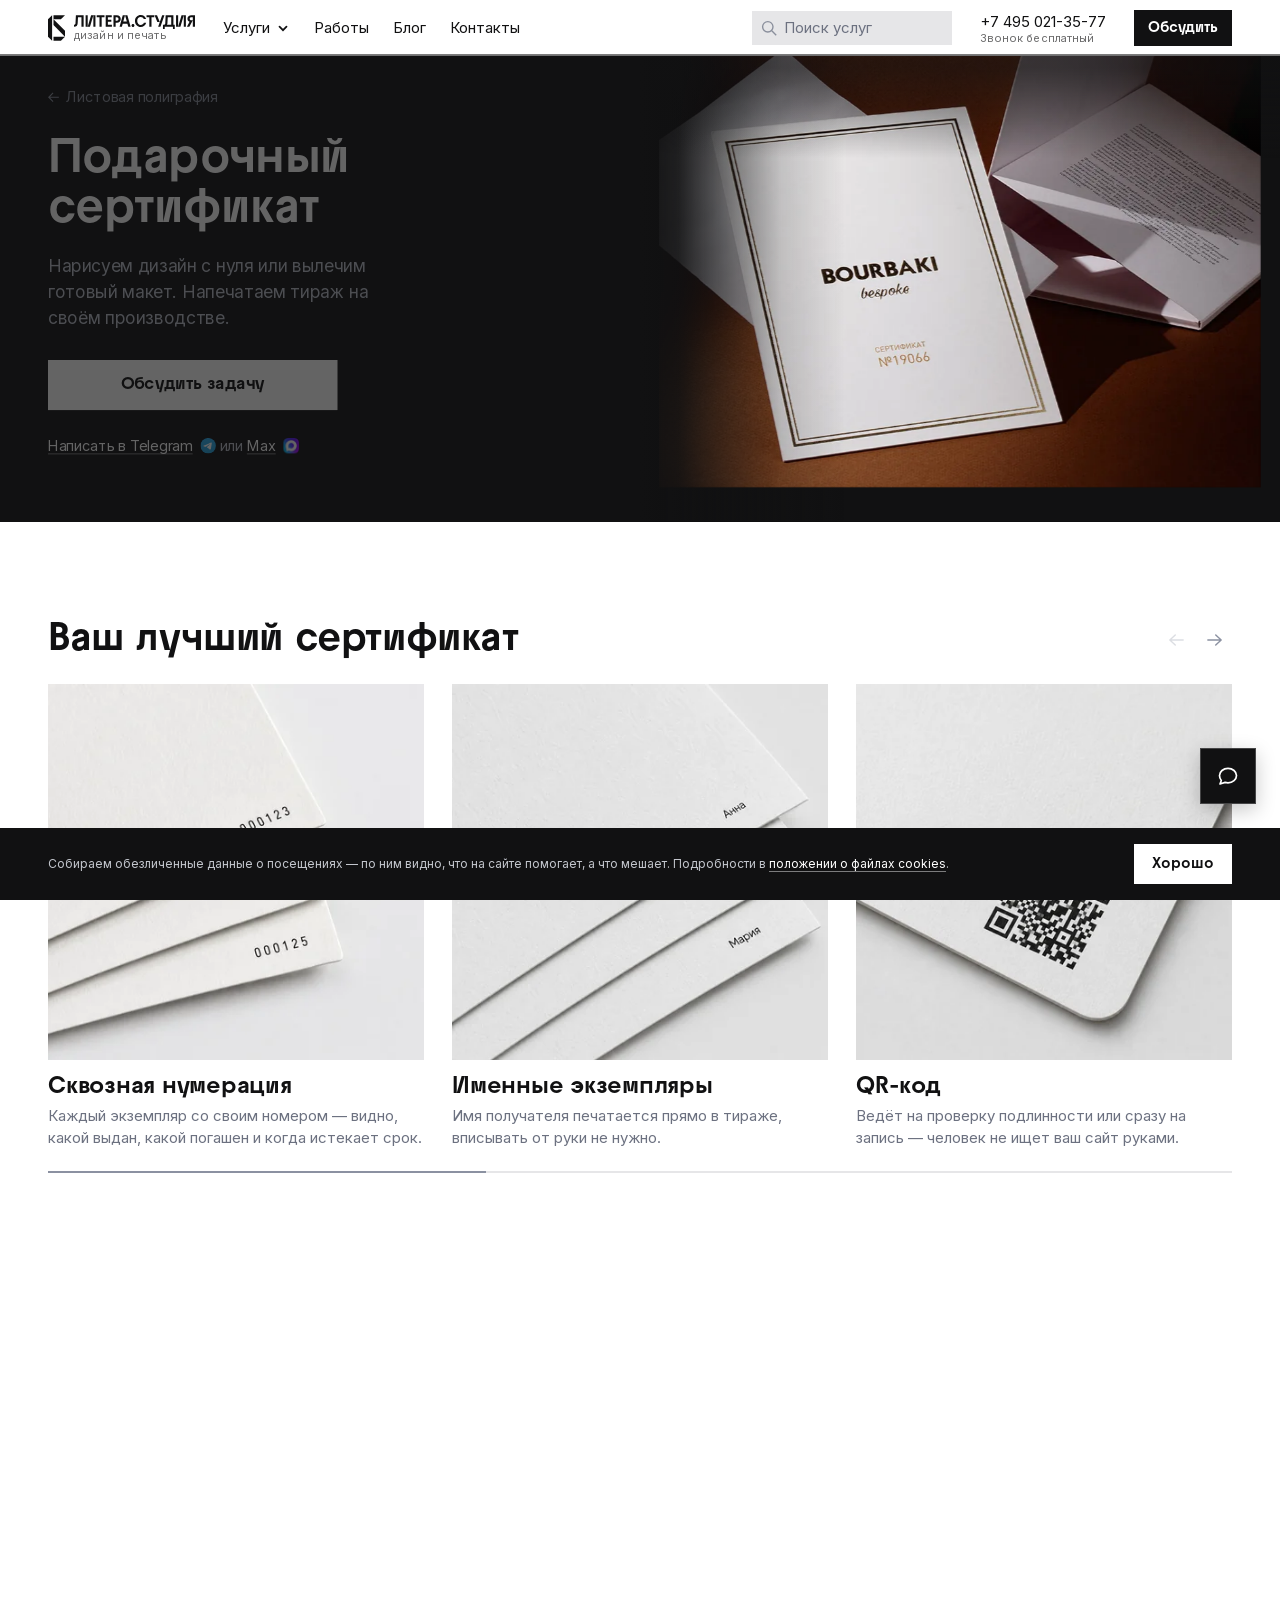
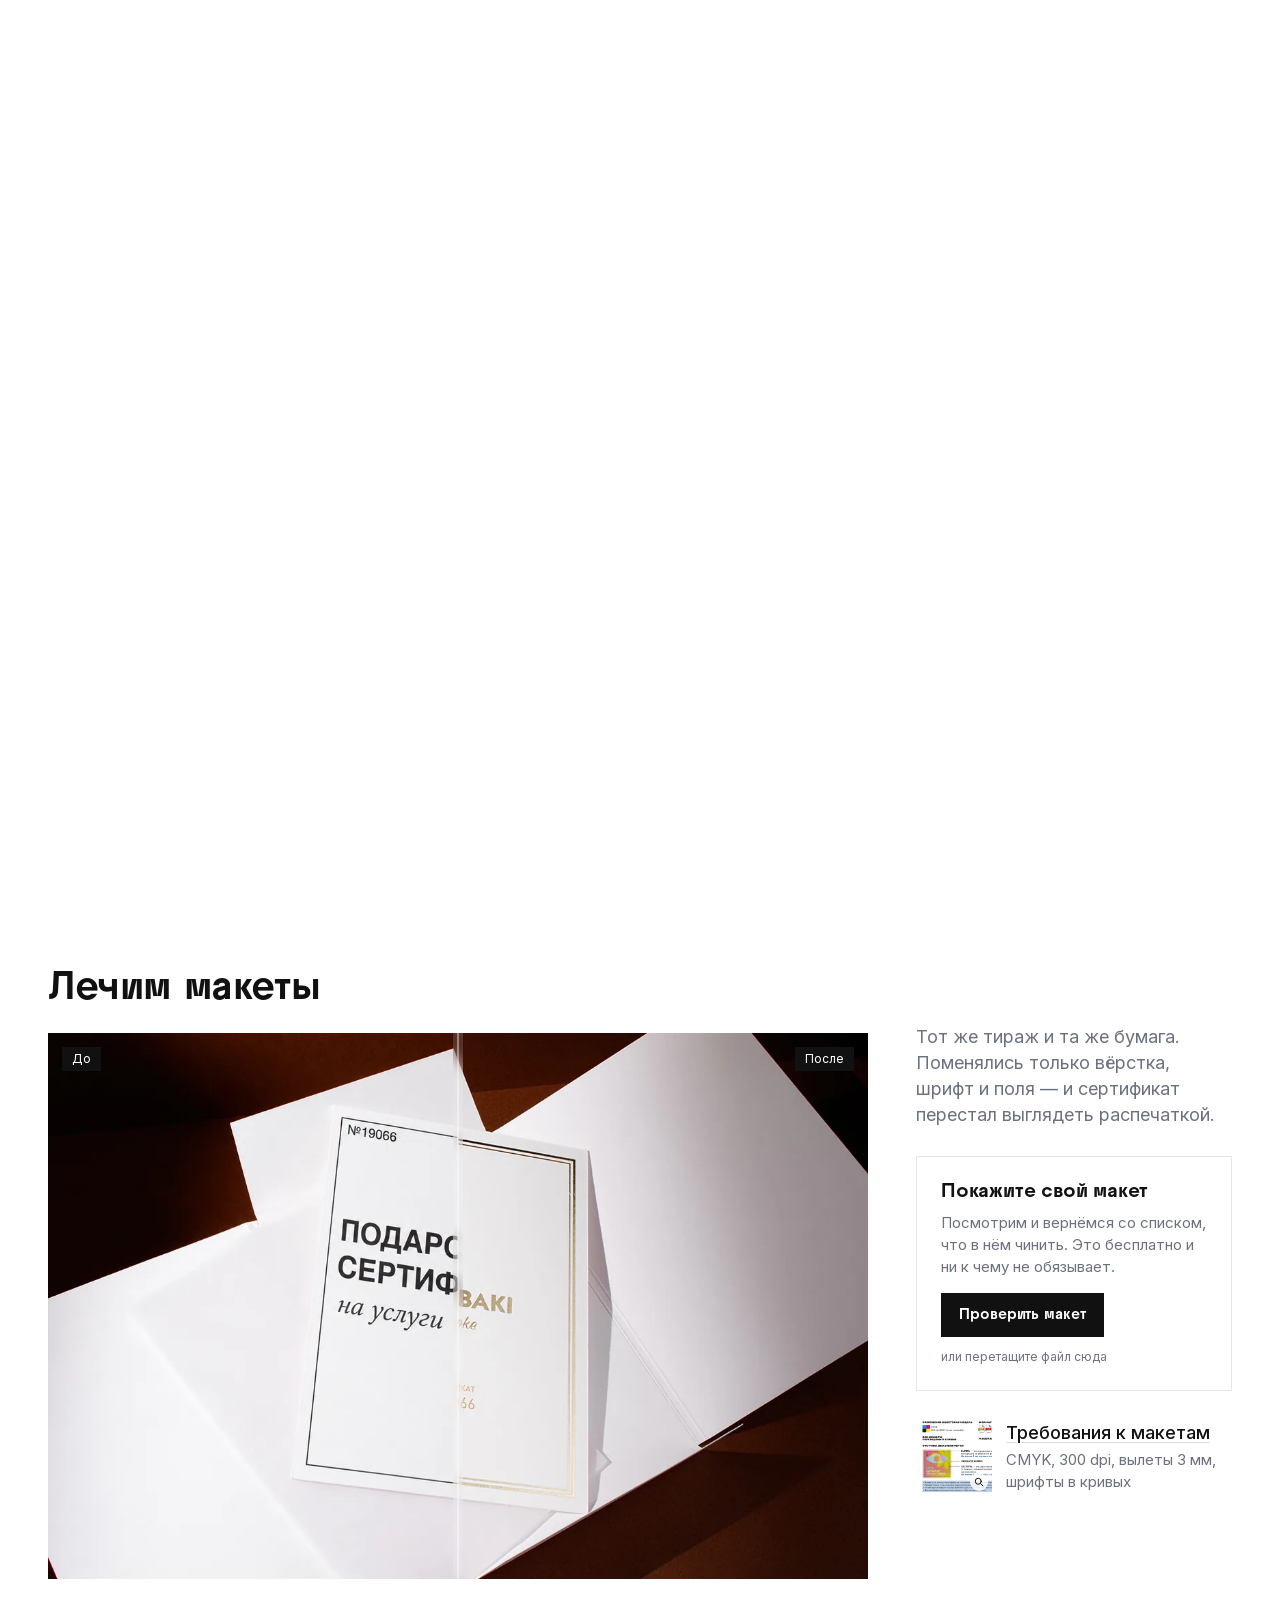
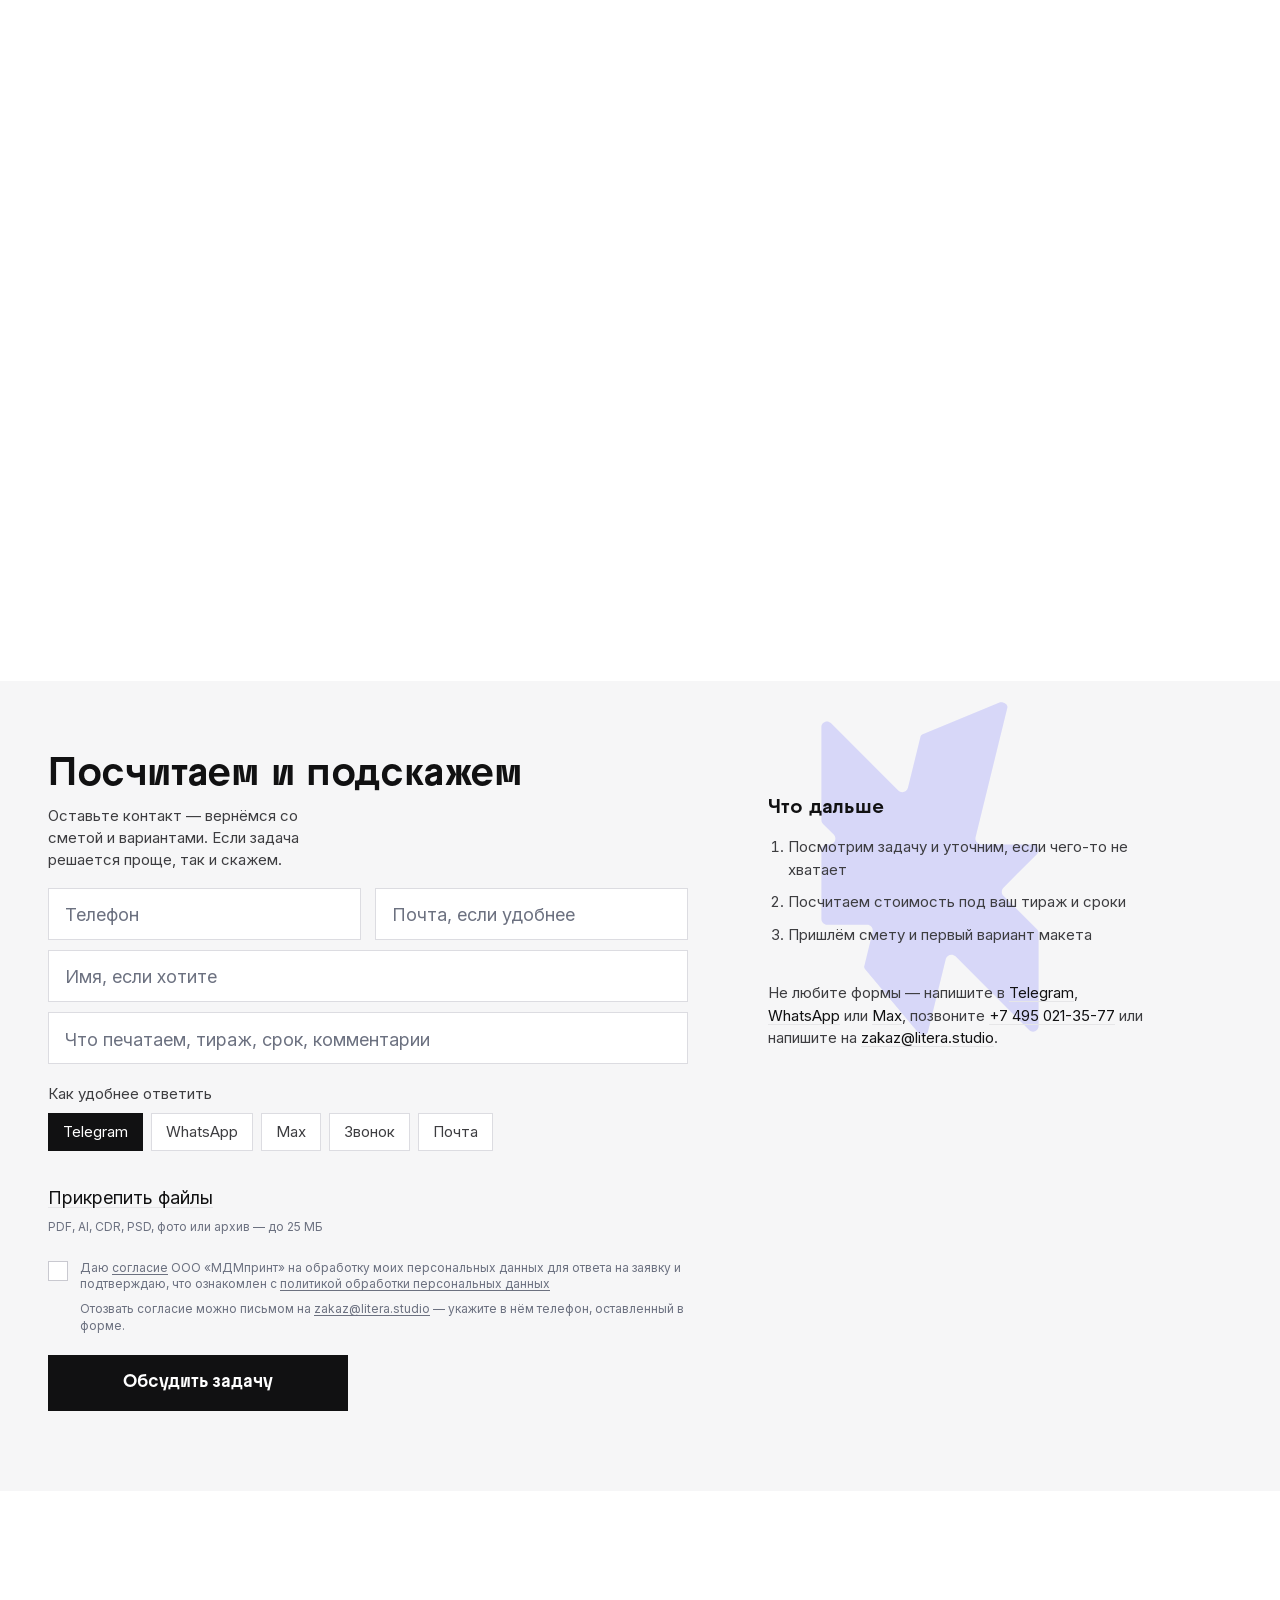
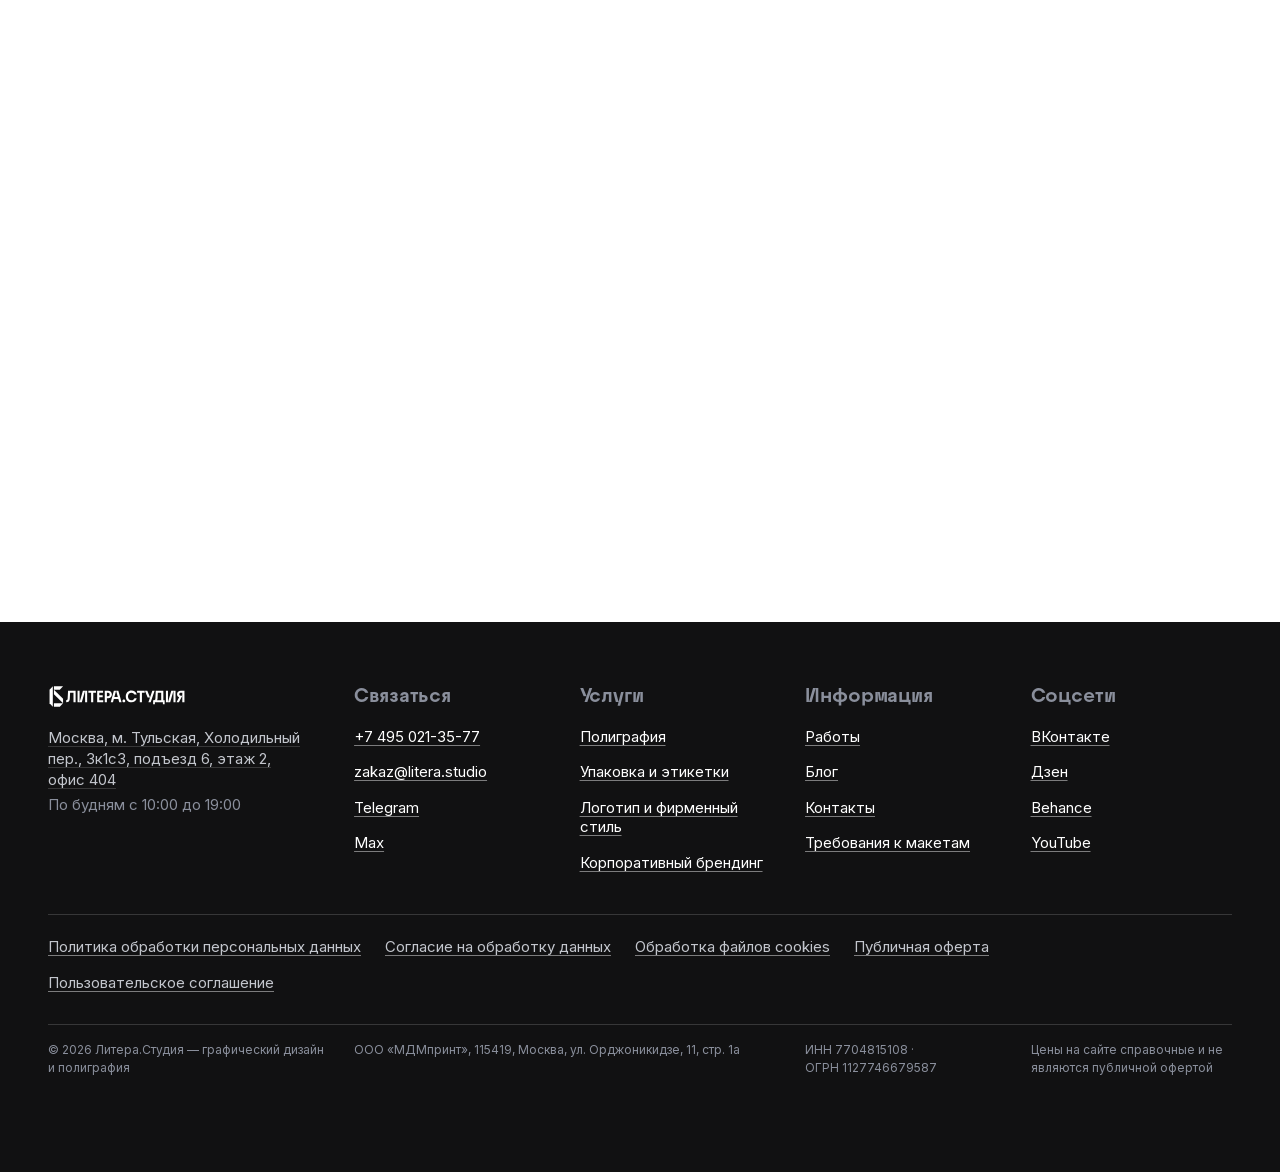
<file: index.html>
<!doctype html>
<!-- СОБРАНО build.py. Не править этот файл: правки затрутся при следующей сборке.
     Исходник страницы — _pages/index.html, общие части — _parts/. -->
<html lang="ru">
<head>
<meta charset="utf-8">
<meta name="viewport" content="width=device-width, initial-scale=1, viewport-fit=cover">
<!-- Цвет строки статуса. Переключается в assets/js/header.js:
     тёмный на фотографии, белый когда шапка стала белой полосой. -->
<meta name="theme-color" content="#111112">
<meta property="og:type" content="website">
<meta property="og:site_name" content="Литера.Студия">
<meta property="og:locale" content="ru_RU">
<meta name="twitter:card" content="summary_large_image">
<link rel="preload" href="assets/fonts/inter-cyrillic.woff2" as="font" type="font/woff2" crossorigin>
<link rel="preload" href="assets/fonts/raptor-v2-premium-700.woff2" as="font" type="font/woff2" crossorigin>
<!-- ── Набор для любой страницы сайта ──────────────────────────────────
     Эти файлы можно подключать и на страницах старого дизайна: в них нет
     ни одного правила, которое красит чужую вёрстку. Всё своё живёт
     на классах с приставкой `ls-`.
     Сюда же входят компоненты шапки, меню, футера, виджета и куки-баннера —
     они помечены ниже. -->
<link rel="stylesheet" href="assets/css/tokens.css?v=436">
<link rel="stylesheet" href="assets/css/base.css?v=435">

<!-- ── Только для шаблонов нового дизайна ──────────────────────────────
     Правила на голых `html`, `body` и `h2`. На чужой странице покрасят фон
     в тёмный и переведут заголовки на Raptor. -->
<link rel="stylesheet" href="assets/css/page.css?v=435">

<!-- Кнопка — базовый компонент, поэтому идёт сразу за базой:
     остальные компоненты должны иметь возможность её перебить.
     Нужна и общему набору: кнопки есть в шапке, виджете и куки-баннере. -->
<link rel="stylesheet" href="assets/css/components/button.css?v=435">

<!-- Компоненты. Список одинаков для всех страниц: набор блоков у них
     разный, но система одна, и лишний файл на 20 строк дешевле, чем два
     расходящихся списка. Порядок — по следованию на странице, он важен
     при равной специфичности. -->
<link rel="stylesheet" href="assets/css/components/shell.css?v=435">
<!-- общие: идут на любой странице сайта -->
<link rel="stylesheet" href="assets/css/components/header.css?v=435">
<link rel="stylesheet" href="assets/css/components/menu.css?v=435">
<link rel="stylesheet" href="assets/css/components/cookie.css?v=435">
<link rel="stylesheet" href="assets/css/components/hero.css?v=435">
<link rel="stylesheet" href="assets/css/components/intro.css?v=435">
<link rel="stylesheet" href="assets/css/components/can.css?v=19">
<link rel="stylesheet" href="assets/css/components/before-after.css?v=19">
<link rel="stylesheet" href="assets/css/components/value.css?v=442">
<link rel="stylesheet" href="assets/css/components/works.css?v=452">
<link rel="stylesheet" href="assets/css/components/shorts.css?v=7">
<link rel="stylesheet" href="assets/css/components/rows.css?v=435">
<link rel="stylesheet" href="assets/css/components/catalog.css?v=435">
<link rel="stylesheet" href="assets/css/components/specs.css?v=436">
<link rel="stylesheet" href="assets/css/components/steps.css?v=444">
<link rel="stylesheet" href="assets/css/components/faq.css?v=435">
<link rel="stylesheet" href="assets/css/components/clients.css?v=8">
<link rel="stylesheet" href="assets/css/components/figures.css?v=435">
<link rel="stylesheet" href="assets/css/components/form.css?v=437">
<link rel="stylesheet" href="assets/css/components/modal.css?v=6">
<link rel="stylesheet" href="assets/css/components/text.css?v=435">
<link rel="stylesheet" href="assets/css/components/related.css?v=435">
<!-- общие: идут на любой странице сайта -->
<link rel="stylesheet" href="assets/css/components/footer.css?v=435">
<link rel="stylesheet" href="assets/css/components/copy-tip.css?v=435">
<link rel="stylesheet" href="assets/css/components/chat.css?v=437">

<!-- Раскладка идёт последней: её медиазапросы должны перебивать компоненты,
     иначе обёртка-телефон для десктопа не срабатывает. -->
<link rel="stylesheet" href="assets/css/layout.css?v=444">
<link rel="stylesheet" href="assets/css/motion.css?v=436">
<title>Подарочный сертификат — Литера.Студия</title>
<meta name="description" content="Дизайн подарочных сертификатов: нарисуем с нуля или подготовим готовый макет. Печатаем на своём производстве.">

<!-- Канонический адрес: страница доступна и по адресу с параметрами utm,
     без этого поиск считает их разными страницами. -->
<link rel="canonical" href="https://litera.studio/dizajn-sertifikata">

<meta property="og:title" content="Подарочный сертификат — дизайн и печать">
<meta property="og:description" content="Дизайн подарочных сертификатов: нарисуем с нуля или подготовим готовый макет. Печатаем на своём производстве.">
<meta property="og:url" content="https://litera.studio/dizajn-sertifikata">
<meta property="og:image" content="https://litera.studio/assets/img/p1.jpg">

<!-- Путь для поиска: в выдаче он показывается вместо адреса страницы.
     Здесь он полный, а на экране крошка сокращена до одного шага вверх —
     на телефоне цепочка из четырёх звеньев занимает две строки и режется.
     Разметку нельзя вынести в отдельный файл: по внешней ссылке поисковики
     структурированные данные не читают. -->
<script type="application/ld+json">
{"@context":"https://schema.org","@type":"BreadcrumbList","itemListElement":[
{"@type":"ListItem","position":1,"name":"Главная","item":"https://litera.studio/"},
{"@type":"ListItem","position":2,"name":"Полиграфия","item":"https://litera.studio/poligrafiya"},
{"@type":"ListItem","position":3,"name":"Листовая полиграфия","item":"https://litera.studio/listovaya-poligrafiya"},
{"@type":"ListItem","position":4,"name":"Подарочный сертификат","item":"https://litera.studio/dizajn-sertifikata"}]}
</script>
<!-- Услуга: цена «от», валюта и город. Даёт в выдаче строку с ценой.
     Числа держать в согласии с первым экраном — при правке менять оба места. -->
<script type="application/ld+json">
{"@context":"https://schema.org","@type":"Service","name":"Дизайн и печать подарочных сертификатов",
"serviceType":"Полиграфия","url":"https://litera.studio/dizajn-sertifikata",
"areaServed":{"@type":"City","name":"Москва"},
"provider":{"@type":"Organization","name":"Литера.Студия","url":"https://litera.studio/",
"telephone":"+7 495 021-35-77","email":"zakaz@litera.studio",
"address":{"@type":"PostalAddress","addressLocality":"Москва","addressCountry":"RU",
"streetAddress":"Холодильный пер., 3к1с3"}},
"offers":{"@type":"Offer","price":"1500","priceCurrency":"RUB",
"availability":"https://schema.org/InStock","url":"https://litera.studio/dizajn-sertifikata"}}
</script>

<!-- Вопросы: собраны из блока «Частые вопросы» на этой же странице.
     Правило поиска — разметка обязана дословно совпадать с видимым текстом,
     поэтому при правке вопросов правится и здесь. -->
<script type="application/ld+json">
{"@context":"https://schema.org","@type":"FAQPage","mainEntity":[{"@type":"Question","name":"Что входит в цену?","acceptedAnswer":{"@type":"Answer","text":"В 1 500 ₽ входит печать тиража от 50 штук на нашей бумаге. Дизайн считаем отдельно: готовый макет печатаем как есть, а если рисуем с нуля — назовём стоимость после первого разговора, она зависит от сложности."}},{"@type":"Question","name":"А если у меня нет макета?","acceptedAnswer":{"@type":"Answer","text":"Сделаем сами: соберём из вашего текста и логотипа или придумаем концепцию. Стоимость дизайна зависит от сложности, назовём её до начала работы."}},{"@type":"Question","name":"Сколько правок входит в стоимость?","acceptedAnswer":{"@type":"Answer","text":"Две по согласованному направлению. Обычно хватает: до отрисовки мы обсуждаем повод, текст и стиль, поэтому первый вариант редко расходится с ожиданием. Дальнейшие правки считаем отдельно и предупреждаем заранее."}},{"@type":"Question","name":"А если макет не понравился?","acceptedAnswer":{"@type":"Answer","text":"Скажите, что не так — покажем второй вариант, он входит в стоимость. Если не совпало само направление, вернёмся к разговору о задаче и начнём заново, а не будем чинить неподходящий макет правками."}},{"@type":"Question","name":"В каком виде присылать файл?","acceptedAnswer":{"@type":"Answer","text":"Лучше всего PDF в CMYK с вылетами от 3 мм. Принимаем и рабочие файлы: AI, CDR, PSD, EPS. Подробнее — в требованиях к макетам. Не уверены, что с файлом всё в порядке — пришлите как есть, проверим и скажем, что поправить."}},{"@type":"Question","name":"Есть ли минимальный тираж?","acceptedAnswer":{"@type":"Answer","text":"Печатаем от 50 штук. Меньше — тоже возьмёмся, но за штуку выйдет заметно дороже: подготовка стоит одинаково и на 20 экземплярах, и на 500."}},{"@type":"Question","name":"Почему цвет на экране и на бумаге разный?","acceptedAnswer":{"@type":"Answer","text":"Экран светится, бумага отражает свет — часть экранных цветов на ней просто недостижима. Поэтому перед тиражом показываем распечатку: по ней видно, каким цвет будет на самом деле."}},{"@type":"Question","name":"Можно допечатать тираж позже?","acceptedAnswer":{"@type":"Answer","text":"Можно, файлы храним. Но цвет второй партии может немного отличаться от первой, а небольшой доптираж выходит дороже за штуку. Если знаете, что понадобится ещё, лучше заложить запас сразу."}}]}
</script>
</head>
<body>
<!-- Первая цель табуляции: с клавиатуры и со скринридера можно перескочить
     шапку с меню и попасть сразу в содержимое. -->
<a class="ls-skip" href="#main">К содержанию</a>
<main class="ls-card" id="main" data-dir="poligrafiya">
  <header class="ls-topbar">
    <!-- Логотип файлом (`assets/img/logo.svg`), а не набран шрифтом: знак берём
         из бренд-ассетов. Показывает его CSS-маска, поэтому он перекрашивается
         вместе с шапкой. Название остаётся текстом для скринридера и поиска. -->
    <a class="ls-wordmark" href="./">
      <span class="ls-sr-only">Литера.Студия — дизайн и печать</span>
      <i class="ls-wordmark-mark" aria-hidden="true"></i>
      <span class="ls-wordmark-text" aria-hidden="true">
        <i class="ls-wordmark-name"></i>
        <span class="ls-wordmark-tag">дизайн и печать</span>
      </span>
    </a>

    <!-- Навигация десктопа, на телефоне её заменяет бургер. Состав по данным
         аудита (см. ДАННЫЕ.md): список услуг, контакты, телефон. Проекты, кейсы
         и блог сюда не берём — блог даёт 36,5% трафика и 2,7% заявок,
         у кейсов 42 визита за год, портфолио ищут 3 запроса из 2256. -->
    <nav class="ls-topnav" aria-label="Разделы сайта">
      <button class="ls-topnav-menu" type="button" aria-expanded="false" aria-controls="menu">Услуги<svg width="14" height="14" viewBox="0 0 16 16" fill="none" stroke="currentColor" stroke-width="2" stroke-linecap="round" aria-hidden="true"><path d="M4 6.5l4 4 4-4"/></svg></button>
      <a href="/projects">Работы</a>
      <a href="/blog">Блог</a>
      <a href="/contacts">Контакты</a>
    </nav>
    <!-- Место для поля поиска: с 1280 скрипт переносит его сюда из панели меню.
         Ниже 1280 в шапке для него нет места, и поиск остаётся в панели. -->
    <div class="ls-topbar-search"></div>
    <!-- Телефон: 8,1% поисковых показов — гео-запросы, и это признак живой
         компании с производством. На десктопе он не звонилка — клик копирует
         номер, см. copy-contact.js. -->
    <div class="ls-topbar-tel">
      <a class="ls-topbar-phone" href="tel:+74950213577">+7 495 021-35-77</a>
            <span class="ls-topbar-tel-note">Звонок бесплатный</span>
    </div>
    <a class="ls-btn ls-btn-main ls-btn-xs ls-topbar-cta" href="#zayavka" tabindex="-1" aria-hidden="true">Обсудить</a>
    <button class="ls-burger" type="button" aria-label="Меню" aria-expanded="false" aria-controls="menu">
      <span class="ls-ico" aria-hidden="true"><i></i><i></i><i></i></span>
    </button>
  </header>
  <!-- Метка для наблюдателя в header.js: пока она видна, шапка не сжата.
       Стоит сразу за шапкой и до содержимого — порядок общий для всех
       страниц, иначе шапка на разных страницах сжимается в разных местах. -->
  <i class="ls-scroll-sentinel" aria-hidden="true"></i>

  <div class="ls-menu" id="menu" aria-label="Меню" hidden>
    <form class="ls-menu-search" role="search" method="get" action="/">
      <label class="ls-sr-only" for="q">Поиск по услугам</label>
      <svg class="ls-menu-search-ico" width="18" height="18" viewBox="0 0 20 20" fill="none"
        stroke="currentColor" stroke-width="1.7" aria-hidden="true"><circle cx="8.5" cy="8.5" r="6.5"/><path d="M13.5 13.5L19 19"/></svg>
      <input id="q" name="s" type="search" placeholder="Поиск услуг" autocomplete="off"
        enterkeyhint="search">
      <button class="ls-menu-search-clear" type="button" aria-label="Очистить" hidden>
        <svg width="14" height="14" viewBox="0 0 16 16" fill="none" stroke="currentColor"
          stroke-width="1.8" stroke-linecap="round" aria-hidden="true"><path d="M3 3l10 10M13 3L3 13"/></svg>
      </button>
    </form>

        <nav class="ls-menu-main" aria-label="Разделы">
      <a class="ls-menu-group" href="/poligrafiya" aria-expanded="false" aria-controls="sub0"><span class="ls-menu-group-name"><span class="ls-nw">Полиграфия <svg width="14" height="14" viewBox="0 0 16 16" fill="none" stroke="currentColor" stroke-width="2" stroke-linecap="round" aria-hidden="true"><path d="M4 6.5l4 4 4-4"/></svg></span></span></a>
      <div class="ls-menu-sub" id="sub0" hidden>
        <div>
          <a class="ls-menu-all" href="/poligrafiya">Все услуги раздела</a>
          <a href="/listovaya-poligrafiya">Листовая полиграфия</a>
          <a href="/dizajn-mnogostranichnoj-produkcii">Многостраничные издания</a>
          <a href="/verstka-poligrafii">Вёрстка полиграфии</a>
          <a href="/dizajn-kalendarya">Календари</a>
          <a href="/dizajn-shirokoformatnoj-poligrafii">Широкоформатная</a>
          <a href="/dizajn-dlya-bara">Меню и прайсы</a>
          <a href="/pechati-papki-plastikovye-karty">Папки, печати, пластиковые карты</a>
          <a href="/svadebnaya-poligrafiya">Свадебная полиграфия</a>
          <a href="/karty-i-nastolnye-igry">Карты и настольные игры</a>
          <a href="/illyustracii">Иллюстрации</a>
          <a href="/prepress">Подготовка к печати</a>
        </div>
      </div>
      <a class="ls-menu-group" href="/upakovka-i-etiketki" aria-expanded="false" aria-controls="sub1"><span class="ls-menu-group-name">Упаковка и <span class="ls-nw">этикетки <svg width="14" height="14" viewBox="0 0 16 16" fill="none" stroke="currentColor" stroke-width="2" stroke-linecap="round" aria-hidden="true"><path d="M4 6.5l4 4 4-4"/></svg></span></span></a>
      <div class="ls-menu-sub" id="sub1" hidden>
        <div>
          <a class="ls-menu-all" href="/upakovka-i-etiketki">Все услуги раздела</a>
          <a href="/dizajn-i-pechat-kashirovannyh-korobok-iz-zhyostkogo-kartona">Кашированные коробки</a>
          <a href="/dizajn-i-pechat-korobok-iz-kartona">Картонные коробки</a>
          <a href="/dizajn-i-pechat-korobok-iz-mgk">Коробки из МГК</a>
          <a href="/dizajn-i-pechat-korobok-s-lozhementom">Ложементы и вставки</a>
          <a href="/dizajn-naklejki">Этикетки и наклейки</a>
          <a href="#" data-soon>Упаковочные материалы</a> <!-- страницы ещё нет, новая подгруппа -->
        </div>
      </div>
      <a class="ls-menu-group" href="/razrabotka-dizajna-logotipa-kompanii" aria-expanded="false" aria-controls="sub2"><span class="ls-menu-group-name">Логотип и фирменный <span class="ls-nw">стиль <svg width="14" height="14" viewBox="0 0 16 16" fill="none" stroke="currentColor" stroke-width="2" stroke-linecap="round" aria-hidden="true"><path d="M4 6.5l4 4 4-4"/></svg></span></span></a>
      <div class="ls-menu-sub" id="sub2" hidden>
        <div>
          <a class="ls-menu-all" href="/razrabotka-dizajna-logotipa-kompanii">Все услуги раздела</a>
          <a href="/razrabotka-dizajna-maskota-brenda">Маскот бренда</a>
          <a href="/razrabotka-brendbuka">Брендбук и гайдлайн</a>
          <a href="/dizajn-firmennyh-nositelej">Фирменные носители</a>
          <a href="/redizajn-logotipa-i-firmennyh-nositelej">Редизайн логотипа</a>
        </div>
      </div>
      <a class="ls-menu-group" href="/korporativnyj-brending-suveniry" aria-expanded="false" aria-controls="sub3"><span class="ls-menu-group-name">Корпоративный <span class="ls-nw">брендинг <svg width="14" height="14" viewBox="0 0 16 16" fill="none" stroke="currentColor" stroke-width="2" stroke-linecap="round" aria-hidden="true"><path d="M4 6.5l4 4 4-4"/></svg></span></span></a>
      <div class="ls-menu-sub" id="sub3" hidden>
        <div>
          <a class="ls-menu-all" href="/korporativnyj-brending-suveniry">Все услуги раздела</a>
          <a href="/korporativnyj-merch">Корпоративный мерч</a>
          <a href="/dizajn-suvenirnoj-produkcii">Брендирование сувениров</a>
          <a href="/korporativnye-podarochnye-nabory">Подарочные наборы</a>
        </div>
      </div>
    </nav>

  <nav class="ls-menu-more" aria-label="Информация">
      <a href="/projects">Работы</a>
      <a href="/blog">Блог</a>
      <a href="/contacts">Контакты</a>
    </nav>

    <div class="ls-menu-foot">
      <a href="tel:+74950213577">+7 495 021-35-77</a>
      <a href="mailto:zakaz@litera.studio">zakaz@litera.studio</a>
      <p class="ls-menu-links">
        <a href="https://t.me/litera_studio">Telegram</a>
        <a href="https://api.whatsapp.com/send?phone=79777936481">WhatsApp</a>
        <a href="https://max.ru/u/f9LHodD0cOIV9InOx6ulNiryFx5jU7n5eIY9DliBnMiKjsrZAmOxnfX0e38">Max</a>
      </p>
    </div>
  </div>

  <!-- Первый экран одним блоком: на десктопе он прилипает, и страница
       наезжает на него слоем. Без обёртки заголовок, кнопка и кадр
       прилипали бы вразнобой — они отдельные элементы сетки. -->
  <div class="ls-lead">
    <figure class="ls-hero">
      <picture>
          <source srcset="assets/img/hero-bourbaki.webp" type="image/webp">
          <img fetchpriority="high" src="assets/img/hero-bourbaki.jpg" width="1200" height="800" alt="Подарочный сертификат BOURBAKI с золотым тиснением, рядом конверт и разворот">
        </picture>
    </figure>

    <div class="ls-body">
    <!-- метка для телефона: по ней шапка понимает, что белый слой
         дошёл до неё. На широком экране работает метка в начале .rest.
         По ней же на телефоне выезжает виджет связи — то есть когда кадр
         ушёл под шапку (assets/js/chat.js). -->
    <i class="ls-body-sentinel ls-chat-sentinel" aria-hidden="true"></i>
      <nav aria-label="Хлебные крошки">
        <a class="ls-back" href="/listovaya-poligrafiya">
          <svg width="12" height="11" viewBox="0 0 16 14" fill="none" stroke="currentColor" stroke-width="1.6" aria-hidden="true"><path d="M7 1L1 7l6 6M1 7h14"/></svg>
          Листовая полиграфия
        </a>
      </nav>
      <h1 class="ls-title">Подарочный сертификат</h1>
      <p class="ls-desc">Нарисуем дизайн с нуля или вылечим готовый макет. Напечатаем тираж на своём производстве.</p>

    </div>

    <div class="ls-cta">
      <a class="ls-btn ls-btn-main" href="#zayavka">Обсудить задачу</a>
    </div>

    <p class="ls-cta-alt"><a href="https://t.me/litera_studio"><span>Написать в Telegram</span><svg width="16" height="16" viewBox="0 0 128 128" aria-hidden="true"><defs><linearGradient id="tg" x1="50%" x2="50%" y1="0%" y2="99.258%"><stop offset="0%" stop-color="#2AABEE"/><stop offset="100%" stop-color="#229ED9"/></linearGradient></defs><circle cx="64" cy="64" r="64" fill="url(#tg)"/><path fill="#fff" d="M28.9700376,63.3244248 C47.6273373,55.1957357 60.0684594,49.8368063 66.2934036,47.2476366 C84.0668845,39.855031 87.7600616,38.5708563 90.1672227,38.528 C90.6966555,38.5191258 91.8804274,38.6503351 92.6472251,39.2725385 C93.294694,39.7979149 93.4728387,40.5076237 93.5580865,41.0057381 C93.6433345,41.5038525 93.7494885,42.63857 93.6651041,43.5252052 C92.7019529,53.6451182 88.5344133,78.2034783 86.4142057,89.5379542 C85.5170662,94.3339958 83.750571,95.9420841 82.0403991,96.0994568 C78.3237996,96.4414641 75.5015827,93.6432685 71.9018743,91.2836143 C66.2690414,87.5912212 63.0868492,85.2926952 57.6192095,81.6896017 C51.3004058,77.5256038 55.3966232,75.2369981 58.9976911,71.4967761 C59.9401076,70.5179421 76.3155302,55.6232293 76.6324771,54.2720454 C76.6721165,54.1030573 76.7089039,53.4731496 76.3346867,53.1405352 C75.9604695,52.8079208 75.4081573,52.921662 75.0095933,53.0121213 C74.444641,53.1403447 65.4461175,59.0880351 48.0140228,70.8551922 C45.4598218,72.6091037 43.1463059,73.4636682 41.0734751,73.4188859 C38.7883453,73.3695169 34.3926725,72.1268388 31.1249416,71.0646282 C27.1169366,69.7617838 23.931454,69.0729605 24.208838,66.8603276 C24.3533167,65.7078514 25.9403832,64.5292172 28.9700376,63.3244248 Z"/></svg></a> или <a href="https://max.ru/u/f9LHodD0cOIV9InOx6ulNiryFx5jU7n5eIY9DliBnMiKjsrZAmOxnfX0e38"><span>Max</span><img loading="lazy" decoding="async" class="ls-max" src="assets/img/max-logo.png" width="16" height="16" alt=""></a></p>
  </div>

  <!-- Всё, что ниже первого экрана, — один слой с общим фоном.
       Иначе в промежутках между секциями просвечивает прилипшая плашка. -->
  <div class="ls-rest">
    <!-- метка для широкого экрана: по ней шапка понимает, что белый слой
         дошёл до неё. На телефоне работает метка выше, в начале страницы. -->
    <i class="ls-rest-sentinel" aria-hidden="true"></i>

    <!-- Что можно сделать с продуктом. Не «из чего он сделан» — это ниже,
         в материалах, — а что добавляется сверх обычного тиража. Клиент чаще
         всего не знает, что так можно, поэтому блок стоит сразу под первым
         экраном, до объяснений про выгоду.

         Меньше трёх пунктов — блок не показывается: два из четырёх мест
         в ряду читаются как недосмотр редактора. Больше четырёх — лишние
         уходят под «ещё», как в материалах. -->
    <section class="ls-can">
      <div class="ls-can-head">
        <h2>Ваш лучший сертификат</h2>
        <!-- Кнопки появляются только когда лента шире экрана: скрипт
             считает это сам и прячет их, если прокручивать нечего. -->
        <div class="ls-can-nav" hidden>
          <button type="button" class="ls-can-prev" aria-label="Предыдущие"><svg width="15" height="12" viewBox="0 0 18 14" fill="none" stroke="currentColor" stroke-width="1.7" stroke-linecap="round" stroke-linejoin="round" aria-hidden="true"><path d="M7.5 1 1 7l6.5 6M1 7h16"/></svg></button>
          <button type="button" class="ls-can-next" aria-label="Следующие"><svg width="15" height="12" viewBox="0 0 18 14" fill="none" stroke="currentColor" stroke-width="1.7" stroke-linecap="round" stroke-linejoin="round" aria-hidden="true"><path d="M10.5 1 17 7l-6.5 6M17 7H1"/></svg></button>
        </div>
      </div>
      <ul>
        <li>
          <span class="ls-can-pic">
            <picture>
              <source srcset="assets/img/materials/pers-numbering.webp" type="image/webp">
              <img loading="lazy" decoding="async" src="assets/img/materials/pers-numbering.jpg" width="416" height="416" alt="Сертификаты со сквозной нумерацией">
            </picture>
          </span>
          <b>Сквозная нумерация</b>
          <p>Каждый экземпляр со своим номером — видно, какой выдан, какой погашен и когда истекает срок.</p>
        </li>
        <li>
          <span class="ls-can-pic">
            <picture>
              <source srcset="assets/img/materials/pers-names.webp" type="image/webp">
              <img loading="lazy" decoding="async" src="assets/img/materials/pers-names.jpg" width="416" height="416" alt="Именной сертификат с напечатанным именем">
            </picture>
          </span>
          <b>Именные экземпляры</b>
          <p>Имя получателя печатается прямо в тираже, вписывать от руки не нужно.</p>
        </li>
        <li>
          <span class="ls-can-pic">
            <picture>
              <source srcset="assets/img/materials/pers-qr.webp" type="image/webp">
              <img loading="lazy" decoding="async" src="assets/img/materials/pers-qr.jpg" width="416" height="416" alt="Сертификат с QR-кодом">
            </picture>
          </span>
          <b>QR-код</b>
          <p>Ведёт на проверку подлинности или сразу на запись — человек не ищет ваш сайт руками.</p>
        </li>
      
        <li>
            <span class="ls-can-pic">
              <picture>
                <source srcset="assets/img/materials/fin-foil.webp" type="image/webp">
                <img loading="lazy" decoding="async" src="assets/img/materials/fin-foil.jpg" width="416" height="416" alt="Сертификат с золотым тиснением">
              </picture>
            </span>
            <b>Тиснение фольгой</b>
            <p>Золото, серебро или цвет — единственное, что нельзя подделать сканером.</p>
          </li>
        <li>
            <span class="ls-can-pic">
              <picture>
                <source srcset="assets/img/materials/fin-rounded.webp" type="image/webp">
                <img loading="lazy" decoding="async" src="assets/img/materials/fin-rounded.jpg" width="416" height="416" alt="Сертификат со скруглёнными углами">
              </picture>
            </span>
            <b>Скругление углов</b>
            <p>Сертификат не мнётся в кошельке и не выглядит вырезанным из листа.</p>
          </li>
              <li>
          <span class="ls-can-pic" aria-hidden="true"></span>
          <b>Срок действия и номинал</b>
          <p>Печатаем прямо в тираже — не нужно вписывать от руки и следить, чтобы не стёрлось.</p>
        </li>
        <li>
          <span class="ls-can-pic" aria-hidden="true"></span>
          <b>Скретч-слой</b>
          <p>Номинал или код под стираемым слоем: видно, что сертификатом ещё не пользовались.</p>
        </li>
        <li>
          <span class="ls-can-pic" aria-hidden="true"></span>
          <b>Штрихкод</b>
          <p>Считывается кассой — сертификат гасится в вашей учётной системе, а не в тетради.</p>
        </li>
      </ul>
      <div class="ls-can-bar" aria-hidden="true"><i></i></div>
    </section>

    <section class="ls-works">
      <!-- Надзаголовок объясняет, что это за блок, а режимы набраны как
           заголовок: они и есть то, что человек выбирает. Счётчик рядом
           с «Видео» нужен затем, что за невыбранной вкладкой контента
           не видно — по цифре сразу понятно, есть там что-то или нет. -->
      <div class="ls-works-head">
        <div>
          <!-- Заголовок остаётся в разметке, но не на экране: режимы читаются
               как название блока, а скринридеру и поиску нужно слово. -->
          <h2 class="ls-sr-only">Работы</h2>
          <div class="ls-works-tabs" role="tablist" aria-label="Что показывать">
            <button type="button" role="tab" aria-selected="true" aria-controls="works-photo" id="tab-photo">Фото<em>6</em></button>
            <i aria-hidden="true">·</i>
            <button type="button" role="tab" aria-selected="false" aria-controls="works-video" id="tab-video">Видео<em>3</em></button>
          </div>
        </div>
        <a href="/projects">В портфолио</a>
      </div>
      <!-- Плитки ведут в общее портфолио: отдельных страниц работ пока нет.
         Когда появятся, CMS подставит их адреса вместо /projects. -->
    <!-- Подпись работы: `.ls-work-tags` — это «отрасль · особенность». Туда же
         должно встать имя клиента вместо отрасли: «Ozon Реклама · коробка
         с грамотой». Тогда клиенты доказывают собой работы, а отдельная роспись
         имён внизу не нужна — так устроено у &Walsh, Studio Dumbar и Логомашины.
         Нужен ответ менеджера, чья работа за каким клиентом и кого можно
         называть; пока стоят отрасли. -->
    <ul class="ls-works-list" id="works-photo" role="tabpanel" aria-labelledby="tab-photo">
                <li class="ls-work ls-has-shots"><a href="/projects" data-cursor="Посмотреть работу">
          <i class="ls-zone" aria-hidden="true"></i>
          <i class="ls-zone" aria-hidden="true"></i>
          <i class="ls-zone" aria-hidden="true"></i>
          <span class="ls-shots">
            <picture>
              <source srcset="assets/img/p2.webp" type="image/webp">
              <img loading="lazy" decoding="async" src="assets/img/p2.jpg" width="900" height="457" alt="Сертификат на дизайнерской бумаге с тиснением">
            </picture>
            <picture>
              <source srcset="assets/img/p4.webp" type="image/webp">
              <img loading="lazy" decoding="async" src="assets/img/p4.jpg" width="900" height="457" alt="">
            </picture>
            <picture>
              <source srcset="assets/img/p5.webp" type="image/webp">
              <img loading="lazy" decoding="async" src="assets/img/p5.jpg" width="900" height="457" alt="">
            </picture>
          </span>
          <span class="ls-dots" aria-hidden="true"><i></i><i></i><i></i></span>
          <b>Сертификаты с тиснением</b>
          <span class="ls-work-tags">Студия растяжки · тиснение фольгой</span>
        </a></li>
        <li class="ls-work"><a href="/projects" data-cursor="Посмотреть работу">
          <picture>
          <source srcset="assets/img/p3.webp" type="image/webp">
          <img loading="lazy" decoding="async" src="assets/img/p3.jpg" width="900" height="497" alt="Подарочные сертификаты с золотой фольгой">
        </picture>
          <b>Подарочные карты с фольгой</b>
          <span class="ls-work-tags">Салон красоты · фольга, скругление углов</span>
        </a></li>
        <li class="ls-work"><a href="/projects" data-cursor="Посмотреть работу">
          <picture>
          <source srcset="assets/img/p4.webp" type="image/webp">
          <img loading="lazy" decoding="async" src="assets/img/p4.jpg" width="900" height="457" alt="Сертификаты в конверте с логотипом">
        </picture>
          <b>Сертификаты в конвертах</b>
          <span class="ls-work-tags">Ресторан · конверт под формат</span>
        </a></li>
        <li class="ls-work"><a href="/projects" data-cursor="Посмотреть работу">
          <picture>
          <source srcset="assets/img/p5.webp" type="image/webp">
          <img loading="lazy" decoding="async" src="assets/img/p5.jpg" width="900" height="457" alt="Комплект сертификатов разных номиналов">
        </picture>
          <b>Комплект на четыре номинала</b>
          <span class="ls-work-tags">Магазин подарков · четыре номинала</span>
        </a></li>
                <li class="ls-work"><a href="/projects" data-cursor="Посмотреть работу">
          <picture>
          <source srcset="assets/img/p1.webp" type="image/webp">
          <img loading="lazy" decoding="async" src="assets/img/p1.jpg" width="900" height="457" alt="Сертификат на розовой бумаге с QR-кодом">
        </picture>
          <b>Сертификаты с QR-кодом</b>
          <span class="ls-work-tags">Фитнес-студия · QR и сквозной номер</span>
        </a></li>
        <li class="ls-work"><a href="/projects" data-cursor="Посмотреть работу">
          <picture>
          <source srcset="assets/img/p3.webp" type="image/webp">
          <img loading="lazy" decoding="async" src="assets/img/p3.jpg" width="900" height="497" alt="Подарочные сертификаты с фольгой">
        </picture>
          <b>Именные сертификаты</b>
          <span class="ls-work-tags">Барбершоп · именная печать</span>
        </a></li>
      </ul>
          <ul class="ls-shorts-list" id="works-video" role="tabpanel" aria-labelledby="tab-video" hidden>
        <li class="ls-short"><a href="https://vk.com/video191195025_456239176" data-video="191195025_456239176" data-cursor="Смотреть ролик" target="_blank" rel="noopener">
          <img loading="lazy" decoding="async" src="assets/img/shorts/v1.jpg" width="405" height="720" alt="Печать подарочных сертификатов">
          <i class="ls-short-play" aria-hidden="true"><svg width="15" height="18" viewBox="0 0 15 18" fill="currentColor" aria-hidden="true"><path d="M15 9 0 18V0Z"/></svg></i>
        </a></li>
        <li class="ls-short"><a href="https://vk.com/video191195025_456239214" data-video="191195025_456239214" data-cursor="Смотреть ролик" target="_blank" rel="noopener">
          <img loading="lazy" decoding="async" src="assets/img/shorts/v2.jpg" width="405" height="720" alt="Сертификаты с тиснением, крупный план">
          <i class="ls-short-play" aria-hidden="true"><svg width="15" height="18" viewBox="0 0 15 18" fill="currentColor" aria-hidden="true"><path d="M15 9 0 18V0Z"/></svg></i>
        </a></li>
        <li class="ls-short"><a href="https://vk.com/video191195025_456239129" data-video="191195025_456239129" data-cursor="Смотреть ролик" target="_blank" rel="noopener">
          <img loading="lazy" decoding="async" src="assets/img/shorts/v3.jpg" width="405" height="720" alt="Готовый тираж сертификатов">
          <i class="ls-short-play" aria-hidden="true"><svg width="15" height="18" viewBox="0 0 15 18" fill="currentColor" aria-hidden="true"><path d="M15 9 0 18V0Z"/></svg></i>
        </a></li>
      </ul>
    </section>




    <!-- Группы обёрнуты, чтобы не разрывались между колонками на десктопе:
       заголовок, строки и раскрытие «Ещё…» должны остаться вместе. -->
    <!-- Было и стало. Пока снимков нет — две заглушки разной светлоты,
         чтобы движение шторки было видно. Когда появятся, вместо .ls-ba-stub
         встанут <picture> с макетом до правки и после. -->
<section class="ls-value">
      <h2>Зачем сертификат бизнесу</h2>
      <ul>
        <li>
          <svg class="ls-mark" viewBox="0 0 113.12 161.82" fill="currentColor" aria-hidden="true"><path d="m53.39,38.49l-4.17,17.01c-.35,1.45-2.16,1.95-3.21.9l-22.43-22.43c-1.16-1.16-3.15-.34-3.15,1.31v30.92c0,.49.19.96.54,1.31l3.55,3.55c1.2,1.2.35,3.26-1.35,3.26h-.82c-1.06,0-1.92.86-1.92,1.92v22.93c0,1.06.86,1.92,1.92,1.92h13.26c1.24,0,2.15,1.16,1.86,2.37l-2.79,11.37c-.09.35.02.73.3,1.06l17.6,21.04c.93,1.11,3,.99,3.29-.18l5.95-24.28c.35-1.45,2.16-1.95,3.21-.9l24.51,24.52c1.16,1.16,3.15.34,3.15-1.31v-30.91c0-.49-.19-.96-.54-1.31l-11.15-11.15c-.75-.75-.75-1.96,0-2.7l11.12-11.12c1.21-1.21.35-3.27-1.36-3.27h-17.17c-1.24,0-2.15-1.16-1.86-2.37l10.57-43.09c.29-1.18-1.5-2.24-2.83-1.68l-25.34,10.52c-.4.16-.67.45-.75.8Z"/></svg>
          <b>Деньги приходят раньше услуги</b>
          <p>Клиент платит сегодня, а приходит когда захочет. Выручка появляется в низкий сезон, нагрузка — когда вам удобно.</p>
        </li>
        <li>
          <svg class="ls-mark" viewBox="0 0 113.12 161.82" fill="currentColor" aria-hidden="true"><path d="m53.39,38.49l-4.17,17.01c-.35,1.45-2.16,1.95-3.21.9l-22.43-22.43c-1.16-1.16-3.15-.34-3.15,1.31v30.92c0,.49.19.96.54,1.31l3.55,3.55c1.2,1.2.35,3.26-1.35,3.26h-.82c-1.06,0-1.92.86-1.92,1.92v22.93c0,1.06.86,1.92,1.92,1.92h13.26c1.24,0,2.15,1.16,1.86,2.37l-2.79,11.37c-.09.35.02.73.3,1.06l17.6,21.04c.93,1.11,3,.99,3.29-.18l5.95-24.28c.35-1.45,2.16-1.95,3.21-.9l24.51,24.52c1.16,1.16,3.15.34,3.15-1.31v-30.91c0-.49-.19-.96-.54-1.31l-11.15-11.15c-.75-.75-.75-1.96,0-2.7l11.12-11.12c1.21-1.21.35-3.27-1.36-3.27h-17.17c-1.24,0-2.15-1.16-1.86-2.37l10.57-43.09c.29-1.18-1.5-2.24-2.83-1.68l-25.34,10.52c-.4.16-.67.45-.75.8Z"/></svg>
          <b>Приводит нового человека</b>
          <p>Сертификат почти всегда дарят кому-то другому. К вам приходит новый клиент, но уже с доверием от того, кто подарил.</p>
        </li>
        <li>
          <svg class="ls-mark" viewBox="0 0 113.12 161.82" fill="currentColor" aria-hidden="true"><path d="m53.39,38.49l-4.17,17.01c-.35,1.45-2.16,1.95-3.21.9l-22.43-22.43c-1.16-1.16-3.15-.34-3.15,1.31v30.92c0,.49.19.96.54,1.31l3.55,3.55c1.2,1.2.35,3.26-1.35,3.26h-.82c-1.06,0-1.92.86-1.92,1.92v22.93c0,1.06.86,1.92,1.92,1.92h13.26c1.24,0,2.15,1.16,1.86,2.37l-2.79,11.37c-.09.35.02.73.3,1.06l17.6,21.04c.93,1.11,3,.99,3.29-.18l5.95-24.28c.35-1.45,2.16-1.95,3.21-.9l24.51,24.52c1.16,1.16,3.15.34,3.15-1.31v-30.91c0-.49-.19-.96-.54-1.31l-11.15-11.15c-.75-.75-.75-1.96,0-2.7l11.12-11.12c1.21-1.21.35-3.27-1.36-3.27h-17.17c-1.24,0-2.15-1.16-1.86-2.37l10.57-43.09c.29-1.18-1.5-2.24-2.83-1.68l-25.34,10.52c-.4.16-.67.45-.75.8Z"/></svg>
          <b>Чек обычно выше номинала</b>
          <p>Люди редко укладываются ровно в сумму: доплачивают, чтобы взять то, что хочется, а не то, что влезает.</p>
        </li>
        <li>
          <svg class="ls-mark" viewBox="0 0 113.12 161.82" fill="currentColor" aria-hidden="true"><path d="m53.39,38.49l-4.17,17.01c-.35,1.45-2.16,1.95-3.21.9l-22.43-22.43c-1.16-1.16-3.15-.34-3.15,1.31v30.92c0,.49.19.96.54,1.31l3.55,3.55c1.2,1.2.35,3.26-1.35,3.26h-.82c-1.06,0-1.92.86-1.92,1.92v22.93c0,1.06.86,1.92,1.92,1.92h13.26c1.24,0,2.15,1.16,1.86,2.37l-2.79,11.37c-.09.35.02.73.3,1.06l17.6,21.04c.93,1.11,3,.99,3.29-.18l5.95-24.28c.35-1.45,2.16-1.95,3.21-.9l24.51,24.52c1.16,1.16,3.15.34,3.15-1.31v-30.91c0-.49-.19-.96-.54-1.31l-11.15-11.15c-.75-.75-.75-1.96,0-2.7l11.12-11.12c1.21-1.21.35-3.27-1.36-3.27h-17.17c-1.24,0-2.15-1.16-1.86-2.37l10.57-43.09c.29-1.18-1.5-2.24-2.83-1.68l-25.34,10.52c-.4.16-.67.45-.75.8Z"/></svg>
          <b>Работает как учётный документ</b>
          <p>Сквозной номер или QR-код: видно, какой сертификат выдан, какой погашен и когда истекает срок.</p>
        </li>
      </ul>
    </section>

    <section class="ls-ba">
      <h2>Лечим макеты</h2>
      <div class="ls-ba-frame" style="--pos:50%">
        <span class="ls-ba-before">
          <picture>
            <source srcset="assets/img/ba/before.webp" type="image/webp">
            <img src="assets/img/ba/before.jpg" width="1200" height="800" loading="lazy" decoding="async"
              alt="Тот же сертификат до работы студии: системный шрифт, тонкая рамка, клипарт-завиток">
          </picture>
          <span class="ls-ba-tag">До</span>
        </span>
        <span class="ls-ba-after">
          <picture>
            <source srcset="assets/img/ba/after.webp" type="image/webp">
            <img src="assets/img/ba/after.jpg" width="1200" height="800" loading="lazy" decoding="async"
              alt="Сертификат BOURBAKI после работы студии: золотая рамка, тиснёный логотип, номер">
          </picture>
          <span class="ls-ba-tag">После</span>
        </span>
        <span class="ls-ba-handle" aria-hidden="true"></span>
        <input class="ls-ba-range" type="range" min="0" max="100" value="50" step="1"
          aria-label="Сравнить макет до правки и после">
      </div>
      <div class="ls-ba-side">
      <p>Тот же тираж и та же бумага. Поменялись только вёрстка, шрифт и поля —
        и сертификат перестал выглядеть распечаткой.</p>
      <!-- Выход из блока: человек только что увидел, что макет можно вылечить,
           и здесь ему предлагают показать свой. Кнопка ведёт в форму и сразу
           открывает выбор файла, а на десктопе макет можно просто перетащить
           на эту плашку — он попадёт в форму сам (`ba-check.js`). Без скрипта
           остаётся обычная ссылка на форму. -->
      <div class="ls-ba-cta">
        <b>Покажите свой макет</b>
        <p>Посмотрим и вернёмся со списком, что в нём чинить. Это бесплатно
          и ни к чему не обязывает.</p>
        <a class="ls-btn ls-btn-main ls-btn-s" href="#zayavka">Проверить макет</a>
        <span class="ls-ba-drop">или перетащите файл сюда</span>
      </div>
      <!-- Памятка под плашкой, отдельной строкой: её открывают до отправки,
           а не вместо. В рамке она читалась частью призыва. Строка собрана тем
           же классом, что строки материалов, чтобы не заводить свою вёрстку
           под один пункт. -->
      <ul class="ls-rows ls-ba-req">
        <li><a class="ls-row-body" href="/trebovaniya-k-maketam" data-pic="assets/img/trebovaniya.webp" data-alt="Требования к макетам: CMYK, 300 dpi, шрифты в кривые, вылеты не менее 3 мм, отступы от края реза не менее 5 мм">
          <span class="ls-thumb">
            <img loading="lazy" decoding="async" src="assets/img/trebovaniya.webp" width="1430" height="1055" alt="Памятка по требованиям: CMYK, 300 dpi, вылеты и отступы">
          </span>
          <div>
            <b>Требования к макетам</b>
            <p>CMYK, 300 dpi, вылеты 3 мм, шрифты в кривых</p>
          </div>
        </a></li>
      </ul>

      </div>
    </section>

  <section class="ls-specs">
      <h2>Материалы и отделка</h2>

      <!-- Две независимые колонки: раскрытие в одной не должно двигать
           соседнюю. В сетке строки связаны, и группа справа уезжала вниз. -->
      <div class="ls-spec-col">
        <div class="ls-spec-group">
          <h3>Бумага</h3>
          <ul class="ls-rows">
            <li class="ls-row-body">
              <span class="ls-thumb">
                <picture>
                  <source srcset="assets/img/materials/paper-designer-300.webp" type="image/webp">
                  <img loading="lazy" decoding="async" src="assets/img/materials/paper-designer-300.jpg" width="208" height="208" alt="Фактура дизайнерской бумаги 300 г">
                </picture>
              </span>
              <div>
                <b>Дизайнерская, 300 г</b>
                <p>Фактурная, хорошо держит тиснение и выглядит дороже обычной</p>
              </div>
            </li>
            <li class="ls-row-body">
              <span class="ls-thumb">
                <picture>
                  <source srcset="assets/img/materials/paper-coated-300.webp" type="image/webp">
                  <img loading="lazy" decoding="async" src="assets/img/materials/paper-coated-300.jpg" width="208" height="208" alt="Гладкая мелованная бумага 300 г">
                </picture>
              </span>
              <div>
                <b>Мелованная, 300 г</b>
                <p>Гладкая и плотная — под фотографии и заливки без потери цвета</p>
              </div>
            </li>
            <li class="ls-row-body">
              <span class="ls-thumb">
                <picture>
                  <source srcset="assets/img/materials/paper-kraft-300.webp" type="image/webp">
                  <img loading="lazy" decoding="async" src="assets/img/materials/paper-kraft-300.jpg" width="208" height="208" alt="Небелёная крафтовая бумага 300 г">
                </picture>
              </span>
              <div>
                <b>Крафт, 300 г</b>
                <p>Тёплый небелёный оттенок, печать выглядит приглушённее</p>
              </div>
            </li>
          </ul>
          <details class="ls-more">
            <summary><span class="ls-s-closed">Ещё 3 бумаги</span><span class="ls-s-open">Свернуть</span></summary>
            <ul class="ls-rows">
            <li class="ls-row-body">
              <span class="ls-thumb" aria-hidden="true"></span>
              <div>
                <b>Хлопковая, 300 г</b>
                <p>Мягкая на ощупь, для премиальных тиражей</p>
              </div>
            </li>
            <li class="ls-row-body">
              <span class="ls-thumb" aria-hidden="true"></span>
              <div>
                <b>Перламутровая, 290 г</b>
                <p>Слегка мерцает на свету, хороша для подарочных</p>
              </div>
            </li>
            <li class="ls-row-body">
              <span class="ls-thumb" aria-hidden="true"></span>
              <div>
                <b>Тонированная в массе, 300 г</b>
                <p>Цвет на срезе такой же, как на поверхности</p>
              </div>
            </li>
            </ul>
          </details>
        </div>
        <div class="ls-spec-group">
          <h3>Формат</h3>
          <ul class="ls-rows">
            <li class="ls-row-body">
              <span class="ls-thumb">
                <img loading="lazy" decoding="async" src="assets/img/materials/fmt-euro.svg" width="416" height="416" alt="Схема формата евро: вытянутый прямоугольник">
              </span>
              <div>
                <b>Евро, 210×99 мм</b>
                <p>Влезает в стандартный конверт и в кошелёк</p>
              </div>
            </li>
            <li class="ls-row-body">
              <span class="ls-thumb">
                <img loading="lazy" decoding="async" src="assets/img/materials/fmt-a6.svg" width="416" height="416" alt="Схема формата А6: вертикальный прямоугольник">
              </span>
              <div>
                <b>А6, 105×148 мм</b>
                <p>Ходовой размер, дешевле в раскладке на лист</p>
              </div>
            </li>
            <li class="ls-row-body">
              <span class="ls-thumb">
                <img loading="lazy" decoding="async" src="assets/img/materials/fmt-square.svg" width="416" height="416" alt="Схема квадратного формата">
              </span>
              <div>
                <b>Квадрат, 148×148 мм</b>
                <p>Заметнее в подарочном наборе</p>
              </div>
            </li>
          </ul>
          <details class="ls-more">
            <summary><span class="ls-s-closed">Ещё 3 формата</span><span class="ls-s-open">Свернуть</span></summary>
            <ul class="ls-rows">
            <li class="ls-row-body">
              <span class="ls-thumb" aria-hidden="true"></span>
              <div>
                <b>Свой размер</b>
                <p>Считаем отдельно: раскладка на листе влияет на цену тиража</p>
              </div>
            </li>
            <li class="ls-row-body">
              <span class="ls-thumb" aria-hidden="true"></span>
              <div>
                <b>Билетный, 210×70 мм</b>
                <p>Узкий, удобно отрывать корешок</p>
              </div>
            </li>
            <li class="ls-row-body">
              <span class="ls-thumb" aria-hidden="true"></span>
              <div>
                <b>А5, 148×210 мм</b>
                <p>Когда на сертификате много текста</p>
              </div>
            </li>
            </ul>
          </details>
        </div></div>
      <div class="ls-spec-col"><div class="ls-spec-group">
          <h3>Печать</h3>
          <ul class="ls-rows">
            <li class="ls-row-body">
              <span class="ls-thumb">
                <picture>
                  <source srcset="assets/img/materials/print-digital.webp" type="image/webp">
                  <img loading="lazy" decoding="async" src="assets/img/materials/print-digital.jpg" width="416" height="416" alt="Стопка отпечатанных карточек">
                </picture>
              </span>
              <div>
                <b>Цифровая печать</b>
                <p>Выгодна на малых тиражах, от 50 экземпляров</p>
              </div>
            </li>
            <li class="ls-row-body">
              <span class="ls-thumb">
                <picture>
                  <source srcset="assets/img/materials/print-offset.webp" type="image/webp">
                  <img loading="lazy" decoding="async" src="assets/img/materials/print-offset.jpg" width="416" height="416" alt="Печатный лист с раскладкой карточек и метками реза">
                </picture>
              </span>
              <div>
                <b>Офсет</b>
                <p>Дешевеет с ростом тиража, имеет смысл от тысячи</p>
              </div>
            </li>
            <li class="ls-row-body">
              <span class="ls-thumb">
                <picture>
                  <source srcset="assets/img/materials/print-back.webp" type="image/webp">
                  <img loading="lazy" decoding="async" src="assets/img/materials/print-back.jpg" width="416" height="416" alt="Две карточки: одна лицом, другая запечатанным оборотом">
                </picture>
              </span>
              <div>
                <b>Печать с оборота</b>
                <p>Обратная сторона под условия, срок действия и правила</p>
              </div>
            </li>
          </ul>
          <details class="ls-more">
            <summary><span class="ls-s-closed">Ещё 3 варианта</span><span class="ls-s-open">Свернуть</span></summary>
            <ul class="ls-rows">
            <li class="ls-row-body">
              <span class="ls-thumb" aria-hidden="true"></span>
              <div>
                <b>Плашка Pantone</b>
                <p>Точный фирменный цвет, который не собрать из четырёх красок</p>
              </div>
            </li>
            <li class="ls-row-body">
              <span class="ls-thumb" aria-hidden="true"></span>
              <div>
                <b>Печать белилами</b>
                <p>По крафту и тонированной бумаге, чтобы цвет не провалился</p>
              </div>
            </li>
            <li class="ls-row-body">
              <span class="ls-thumb" aria-hidden="true"></span>
              <div>
                <b>УФ-печать</b>
                <p>По плёнке и пластику, если сертификат не бумажный</p>
              </div>
            </li>
            </ul>
          </details>
        </div>
        <div class="ls-spec-group">
          <h3>Отделка</h3>
          <ul class="ls-rows">
            <li class="ls-row-body">
              <span class="ls-thumb">
                <picture>
                  <source srcset="assets/img/materials/fin-softtouch.webp" type="image/webp">
                  <img loading="lazy" decoding="async" src="assets/img/materials/fin-softtouch.jpg" width="416" height="416" alt="Палец на бархатистой поверхности софт-тач">
                </picture>
              </span>
              <div>
                <b>Ламинация софт-тач</b>
                <p>Бархатная на ощупь, не собирает отпечатки пальцев</p>
              </div>
            </li>
          
            <li class="ls-row-body">
              <span class="ls-thumb" aria-hidden="true"></span>
              <div>
                <b>Перфорация</b>
                <p>Отрывной корешок остаётся у вас при погашении</p>
              </div>
            </li>
            <li class="ls-row-body">
              <span class="ls-thumb" aria-hidden="true"></span>
              <div>
                <b>Выборочный УФ-лак</b>
                <p>Глянцевый рельеф на отдельных элементах</p>
              </div>
            </li>
          </ul>
          <details class="ls-more">
            <summary><span class="ls-s-closed">Ещё 2 варианта</span><span class="ls-s-open">Свернуть</span></summary>
            <ul class="ls-rows">
            <li class="ls-row-body">
              <span class="ls-thumb" aria-hidden="true"></span>
              <div>
                <b>Блинтовое тиснение</b>
                <p>Вдавленный оттиск без краски и фольги</p>
              </div>
            </li>
            <li class="ls-row-body">
              <span class="ls-thumb" aria-hidden="true"></span>
              <div>
                <b>Вырубка по контуру</b>
                <p>Нестандартная форма вместо прямоугольника</p>
              </div>
            </li>
            </ul>
          </details>
        </div>
      </div>
</section>

      <section class="ls-how">
    <h2>Как мы работаем</h2>
    <ol>
      <li>
        <div>
          <b>Разбираемся в задаче</b><p><span class="ls-term">В день обращения.</span> Спросим про тираж, сроки и повод. От этого зависят бумага, способ печати и цена.</p>
        </div>
      </li>
      <li>
        <div>
          <b>Считаем и показываем макет</b><p><span class="ls-term">1–2 дня.</span> Присылаем смету и первый вариант. Правки по макету входят в стоимость.</p>
        </div>
      </li>
      <li>
        <div>
          <b>Согласуем цвет и материал</b><p><span class="ls-term">1 день.</span> Покажем образцы бумаги и распечатку — так вы увидите тираж заранее, а не после печати.</p>
        </div>
      </li>
      <li>
        <div>
          <b>Печатаем и отдаём</b><p><span class="ls-term">2–5 дней.</span> Печать на своём производстве. Забираете сами или привозим по адресу.</p>
        </div>
      </li>
    </ol>

        <p class="ls-how-total">Весь путь от заявки до готового тиража — <b>4–8 дней</b></p>
  </section>

        <section class="ls-faq ls-with-side">
      <h2>Частые вопросы</h2>
      <div class="ls-qa-list">
        <details class="ls-qa" name="faq">
          <summary><span class="ls-q">Что входит в цену?</span><span class="ls-sign" aria-hidden="true"></span></summary>
          <p>В 1 500 ₽ входит печать тиража от 50 штук на нашей бумаге. Дизайн считаем отдельно: готовый макет печатаем как есть, а если рисуем с нуля — назовём стоимость после первого разговора, она зависит от сложности.</p>
        </details>
        <details class="ls-qa" name="faq">
          <summary><span class="ls-q">А если у меня нет макета?</span><span class="ls-sign" aria-hidden="true"></span></summary>
          <p>Сделаем сами: соберём из вашего текста и логотипа или придумаем концепцию. Стоимость дизайна зависит от сложности, назовём её до начала работы.</p>
        </details>
        <details class="ls-qa" name="faq">
          <summary><span class="ls-q">Сколько правок входит в стоимость?</span><span class="ls-sign" aria-hidden="true"></span></summary>
          <p>Две по согласованному направлению. Обычно хватает: до отрисовки мы обсуждаем повод, текст и стиль, поэтому первый вариант редко расходится с ожиданием. Дальнейшие правки считаем отдельно и предупреждаем заранее.</p>
        </details>
        <details class="ls-qa" name="faq">
          <summary><span class="ls-q">А если макет не понравился?</span><span class="ls-sign" aria-hidden="true"></span></summary>
          <p>Скажите, что не так — покажем второй вариант, он входит в стоимость. Если не совпало само направление, вернёмся к разговору о задаче и начнём заново, а не будем чинить неподходящий макет правками.</p>
        </details>
        <details class="ls-qa" name="faq">
          <summary><span class="ls-q">В каком виде присылать файл?</span><span class="ls-sign" aria-hidden="true"></span></summary>
          <p>Лучше всего PDF в CMYK с вылетами от 3 мм. Принимаем и рабочие файлы: AI, CDR, PSD, EPS. Подробнее — в <a href="/trebovaniya-k-maketam">требованиях к макетам</a>. Не уверены, что с файлом всё в порядке — пришлите как есть, проверим и скажем, что поправить.</p>
        </details>
        <details class="ls-qa" name="faq">
          <summary><span class="ls-q">Есть ли минимальный тираж?</span><span class="ls-sign" aria-hidden="true"></span></summary>
          <p>Печатаем от 50 штук. Меньше — тоже возьмёмся, но за штуку выйдет заметно дороже: подготовка стоит одинаково и на 20 экземплярах, и на 500.</p>
        </details>
        <details class="ls-qa" name="faq">
          <summary><span class="ls-q">Почему цвет на экране и на бумаге разный?</span><span class="ls-sign" aria-hidden="true"></span></summary>
          <p>Экран светится, бумага отражает свет — часть экранных цветов на ней просто недостижима. Поэтому перед тиражом показываем распечатку: по ней видно, каким цвет будет на самом деле.</p>
        </details>
        <details class="ls-qa" name="faq">
          <summary><span class="ls-q">Можно допечатать тираж позже?</span><span class="ls-sign" aria-hidden="true"></span></summary>
          <p>Можно, файлы храним. Но цвет второй партии может немного отличаться от первой, а небольшой доптираж выходит дороже за штуку. Если знаете, что понадобится ещё, лучше заложить запас сразу.</p>
        </details>
      </div>
    

      <!-- Правая колонка блоков «Частые вопросы» (карточка) и «Что выбрать под
     задачу» (категория). Разметка на обеих страницах совпадала знак в знак,
     поэтому это часть, а не копия.

     Цифры стоят рядом с ответами: так они работают доказательством,
     а не декором, и заодно закрывают пустоту справа. Строка с контактами
     НАД ними: ниже начинается форма, а справа от неё те же ссылки —
     рядом они читались как дубль. На телефоне колонка не выделяется:
     всё идёт сплошным потоком. -->
<aside class="ls-faq-side">
        <h3 class="ls-faq-ask-title">Нам нравится общаться</h3>
        <!-- Порядок каналов по логу заявок: мессенджеры 82%, звонок 11%, почта 8% -->
        <p class="ls-faq-ask">Не нашли ответ — спросите в
          <a href="https://t.me/litera_studio">Telegram</a>,
          <a href="https://api.whatsapp.com/send?phone=79777936481">WhatsApp</a> или
          <a href="https://max.ru/u/f9LHodD0cOIV9InOx6ulNiryFx5jU7n5eIY9DliBnMiKjsrZAmOxnfX0e38">Max</a>,
          позвоните <a href="tel:+74950213577">+7&nbsp;495&nbsp;021-35-77</a>
          или напишите на <a href="mailto:zakaz@litera.studio">zakaz@litera.studio</a></p>
        <div class="ls-figures">
          <div><b>13</b><span>лет студии</span></div>
          <div><b>820+</b><span>работ</span></div>
          <div><b>640+</b><span>клиентов</span></div>
        </div>
      </aside>
    </section>

    <!-- Логотипы клиентов. ВРЕМЕННО: файлы сняты с текущего сайта студии
         и лежат мелким растром — Ozon, Сбер и «Этажи» ждут исходников.
         Показ согласовывается: Ozon Реклама и СберСпасибо без письменного
         разрешения в тираж не идут. Класс `ls-client-em` — для эмблем,
         они при общей высоте выглядят крупнее надписей. -->
    <section class="ls-clients" hidden>
      <ul>
        <li class="ls-c-ozon"><img src="assets/img/clients/ozon.svg" width="156" height="43" alt="Ozon" loading="lazy" decoding="async"></li>
        <li class="ls-c-sber"><img src="assets/img/clients/sber.svg" width="135" height="41" alt="Сбер" loading="lazy" decoding="async"></li>
        <li class="ls-c-france"><img src="assets/img/clients/france.png" width="480" height="437" alt="Посольство Франции" loading="lazy" decoding="async"></li>
        <li class="ls-c-ormatek"><img src="assets/img/clients/ormatek.jpg" width="300" height="300" alt="Ormatek" loading="lazy" decoding="async"></li>
        <li class="ls-c-coralclub"><img src="assets/img/clients/coralclub.svg" width="640" height="112" alt="Coral Club" loading="lazy" decoding="async"></li>
        <li class="ls-c-modum"><img src="assets/img/clients/modum.svg" width="191" height="58" alt="Modum" loading="lazy" decoding="async"></li>
        <li class="ls-c-inkerman"><img src="assets/img/clients/inkerman.svg" width="805" height="421" alt="Inkerman" loading="lazy" decoding="async"></li>
        <li class="ls-c-helikon"><img src="assets/img/clients/helikon.png" width="112" height="112" alt="Геликон-опера" loading="lazy" decoding="async"></li>
      </ul>
    </section>



    <section class="ls-lead-form" id="zayavka">
        <svg class="ls-lead-mark" viewBox="0 0 113.12 161.82" fill="currentColor" aria-hidden="true"><path d="m53.39,38.49l-4.17,17.01c-.35,1.45-2.16,1.95-3.21.9l-22.43-22.43c-1.16-1.16-3.15-.34-3.15,1.31v30.92c0,.49.19.96.54,1.31l3.55,3.55c1.2,1.2.35,3.26-1.35,3.26h-.82c-1.06,0-1.92.86-1.92,1.92v22.93c0,1.06.86,1.92,1.92,1.92h13.26c1.24,0,2.15,1.16,1.86,2.37l-2.79,11.37c-.09.35.02.73.3,1.06l17.6,21.04c.93,1.11,3,.99,3.29-.18l5.95-24.28c.35-1.45,2.16-1.95,3.21-.9l24.51,24.52c1.16,1.16,3.15.34,3.15-1.31v-30.91c0-.49-.19-.96-.54-1.31l-11.15-11.15c-.75-.75-.75-1.96,0-2.7l11.12-11.12c1.21-1.21.35-3.27-1.36-3.27h-17.17c-1.24,0-2.15-1.16-1.86-2.37l10.57-43.09c.29-1.18-1.5-2.24-2.83-1.68l-25.34,10.52c-.4.16-.67.45-.75.8Z"/></svg>
    <h2>Посчитаем и подскажем</h2>
    <p class="ls-sub">Оставьте контакт — вернёмся со сметой и вариантами. Если задача решается проще, так и скажем.</p>
    <form>
      <!-- Телефон и почта парные: на широком экране встают в строку,
           на телефоне остаются друг под другом. -->
      <div class="ls-pair">
        <label class="ls-sr-only" for="contact">Телефон</label>
        <input id="contact" type="tel" name="phone" placeholder="Телефон"
          autocomplete="tel" inputmode="tel" required
          pattern="\s*[\d\s\(\)\+\-]{7,}\s*">
        <label class="ls-sr-only" for="mail">Почта</label>
        <input id="mail" type="email" name="email" placeholder="Почта, если удобнее" autocomplete="email"
          pattern="[^@\s]+@[^@\s]+\.[^@\s]{2,}">
      </div>
      <label class="ls-sr-only" for="fname">Имя</label>
      <input id="fname" type="text" name="first-name" placeholder="Имя, если хотите" autocomplete="given-name">

      <label class="ls-sr-only" for="task">Что нужно напечатать</label>
      <textarea id="task" name="comment" rows="1" maxlength="2000"
        placeholder="Что печатаем, тираж, срок, комментарии"></textarea>

      <fieldset class="ls-way">
        <legend>Как удобнее ответить</legend>
        <div class="ls-way-row">
        <label><input type="radio" name="methodofcommunication" value="telegram" checked><span>Telegram</span></label>
        <label><input type="radio" name="methodofcommunication" value="whatsapp"><span>WhatsApp</span></label>
        <label><input type="radio" name="methodofcommunication" value="max"><span>Max</span></label>
        <label><input type="radio" name="methodofcommunication" value="звонок"><span>Звонок</span></label>
        <label><input type="radio" name="methodofcommunication" value="почта"><span>Почта</span></label>
        </div>
      </fieldset>

      <ul class="ls-file-list" hidden></ul>
      <label class="ls-file">
        <input type="file" name="fileattached[]" multiple accept=".pdf,.ai,.cdr,.eps,.psd,.tif,.tiff,.jpg,.jpeg,.png,.heic,.heif,.webp,.zip,.rar">
        <span>Прикрепить файлы</span>
      </label>
      <p class="ls-file-note">PDF, AI, CDR, PSD, фото или архив — до 25&nbsp;МБ</p>
      <label class="ls-agree">
        <input type="checkbox" name="agreement" required>
        <span>Даю <a href="/soglasie-na-obrabotku-personalnyh-dannyh" target="_blank" rel="noopener">согласие</a> ООО&nbsp;«МДМпринт» на обработку моих персональных данных для ответа на заявку и подтверждаю, что ознакомлен с <a href="/politika-obrabotki-personalnyh-dannyh" target="_blank" rel="noopener">политикой обработки персональных данных</a></span>
      </label>
      <!-- Как отозвать согласие — прямо в форме, а не только в документе:
           так сделано на mdmprint.ru. Номер телефона нужен, чтобы найти заявку. -->
      <p class="ls-agree-note">Отозвать согласие можно письмом на
        <a href="mailto:zakaz@litera.studio">zakaz@litera.studio</a> — укажите
        в нём телефон, оставленный в форме.</p>
      <button class="ls-btn ls-btn-main" type="submit">Обсудить задачу</button>
    </form>
    <!-- Справа не дубль каналов (полный перечень уже в колонке вопросов выше),
         а что произойдёт после отправки. Снимает тревогу в момент решения. -->
    <div class="ls-lead-side">
      <h3>Что дальше</h3>
      <ol class="ls-lead-next">
        <li>Посмотрим задачу и уточним, если чего-то не хватает</li>
        <li>Посчитаем стоимость под ваш тираж и сроки</li>
        <li>Пришлём смету и первый вариант макета</li>
      </ol>
        <p class="ls-or">Не любите формы — напишите в
          <a href="https://t.me/litera_studio">Telegram</a>,
          <a href="https://api.whatsapp.com/send?phone=79777936481">WhatsApp</a>
          или <a href="https://max.ru/u/f9LHodD0cOIV9InOx6ulNiryFx5jU7n5eIY9DliBnMiKjsrZAmOxnfX0e38">Max</a>,
          позвоните <a href="tel:+74950213577">+7&nbsp;495&nbsp;021-35-77</a>
          или напишите на <a href="mailto:zakaz@litera.studio">zakaz@litera.studio</a>.</p>

    
</div>
  </section>

        <section class="ls-about">
      <h2>О подарочных сертификатах</h2>
      <p>Сертификат покупают, когда не знают, что подарить, а подарить надо. Поэтому
        его чаще всего заказывают салоны, студии, барбершопы и мастера — те, кто продаёт
        услугу, а не вещь. Перед праздниками спрос вырастает, и тираж обычно берут
        с запасом: сертификат не портится и спокойно лежит до следующего повода.</p>
      <details class="ls-more">
        <summary><span class="ls-s-closed">Читать дальше</span><span class="ls-s-open">Свернуть</span></summary>
        <p>Бумагу выбирают под срок жизни. Сертификат носят в кошельке и сумке неделями,
        поэтому тонкая бумага сминается на углах и выглядит дешевле, чем услуга,
        за которую заплатили. Плотная дизайнерская держит форму и заодно даёт фактуру
        под тиснение. Если по сертификату вписывают дату или имя от руки, ламинацию
        лучше не ставить: по ней не пишет ни одна ручка, кроме перманентной.</p><p>В макете под сертификат нужно заранее оставить три места: номер, срок действия
        и поле для подписи или печати. Нумерацию мы печатаем сквозной, чтобы вы могли
        вести учёт выданных. Если сертификат вручают в конверте, скажите об этом
        до печати — формат подбирается под конверт, а не наоборот.</p>
      </details>
    </section>

    <section class="ls-related">
      <div class="ls-related-head">
        <h2>Ещё из листовой полиграфии</h2>
        <a href="/listovaya-poligrafiya">Весь раздел</a>
      </div>
            <!-- Две колонки: одной строкой в 760 пикселей справа оставалось
           почти пятьсот пустых. При переносе в CMS распределение
           по колонкам считать на сервере — услуг может быть нечётно. -->
      <div class="ls-rows-cols">
        <ul class="ls-rows">
          <li>
            <a class="ls-row-body" href="/dizajn-konverta">
              <span class="ls-thumb">
                <picture>
                  <source srcset="assets/img/services/konverty.webp" type="image/webp">
                  <img loading="lazy" decoding="async" src="assets/img/services/konverty.jpg" width="416" height="416" alt="Конверты с фирменным дизайном">
                </picture>
              </span>
              <span class="ls-text">
                <span class="ls-row"><b>Конверты</b></span>
                <span class="ls-note">Под сертификат или приглашение, с печатью изнутри</span>
              </span>
            </a>
          </li>
          <li>
            <a class="ls-row-body" href="/dizajn-otkrytki">
              <span class="ls-thumb">
                <picture>
                  <source srcset="assets/img/services/otkrytki.webp" type="image/webp">
                  <img loading="lazy" decoding="async" src="assets/img/services/otkrytki.jpg" width="416" height="416" alt="Открытка с яркой печатью">
                </picture>
              </span>
              <span class="ls-text">
                <span class="ls-row"><b>Открытки</b></span>
                <span class="ls-note">К празднику и к заказу — с конвертом или отдельно</span>
              </span>
            </a>
          </li>
        </ul>
        <ul class="ls-rows">
          <li>
            <a class="ls-row-body" href="/dizajn-priglasheniya">
              <span class="ls-thumb">
                <picture>
                  <source srcset="assets/img/services/priglasheniya.webp" type="image/webp">
                  <img loading="lazy" decoding="async" src="assets/img/services/priglasheniya.jpg" width="416" height="416" alt="Приглашения на плотной бумаге">
                </picture>
              </span>
              <span class="ls-text">
                <span class="ls-row"><b>Приглашения</b></span>
                <span class="ls-note">На событие: тиснение, плотная бумага, именные</span>
              </span>
            </a>
          </li>
          <li>
            <a class="ls-row-body" href="/dizajn-abonementov">
              <span class="ls-thumb">
                <picture>
                  <source srcset="assets/img/services/abonementy.webp" type="image/webp">
                  <img loading="lazy" decoding="async" src="assets/img/services/abonementy.jpg" width="416" height="416" alt="Стопка абонементов">
                </picture>
              </span>
              <span class="ls-text">
                <span class="ls-row"><b>Абонементы</b></span>
                <span class="ls-note">На количество занятий, с отрывными купонами</span>
              </span>
            </a>
          </li>
        </ul>
      </div>
    </section>

  </div>

</main>
  <!-- Футер вне общего слоя: страница съезжает с него,
       поэтому он не может лежать внутри того, что съезжает. -->
  <footer class="ls-foot">
    <a class="ls-wordmark" href="./"><span class="ls-sr-only">Литера.Студия</span></a>

    <!-- Обёртка колонок: на телефоне прозрачна, группы идут сплошным потоком. -->
    <div class="ls-foot-cols">
      <div class="ls-foot-group">
        <h3>Связаться</h3>
        <ul>
          <li><a href="tel:+74950213577">+7 495 021-35-77</a></li>
          <li><a href="mailto:zakaz@litera.studio">zakaz@litera.studio</a></li>
          <li><a href="https://t.me/litera_studio">Telegram</a></li>
          <li><a href="https://max.ru/u/f9LHodD0cOIV9InOx6ulNiryFx5jU7n5eIY9DliBnMiKjsrZAmOxnfX0e38">Max</a></li>
        </ul>
        <p class="ls-addr"><a href="https://yandex.ru/maps/org/litera_studio/204191129397/"
          target="_blank" rel="noopener">Москва, м.&nbsp;Тульская, Холодильный пер., 3к1с3,
          подъезд&nbsp;6, этаж&nbsp;2, офис&nbsp;404</a>
          <span>По будням с&nbsp;10:00 до&nbsp;19:00</span></p>
      </div>

      <div class="ls-foot-group">
        <h3>Услуги</h3>
                <ul class="ls-services">
          <li><a href="/poligrafiya">Полиграфия</a></li>
          <li><a href="/upakovka-i-etiketki">Упаковка и этикетки</a></li>
          <li><a href="/razrabotka-dizajna-logotipa-kompanii">Логотип и фирменный стиль</a></li>
          <li><a href="/korporativnyj-brending-suveniry">Корпоративный брендинг</a></li>
        </ul>
      </div>

      <div class="ls-foot-group">
        <h3>Информация</h3>
        <ul>
          <li><a href="/projects">Работы</a></li>
          <li><a href="/blog">Блог</a></li>
          <li><a href="/contacts">Контакты</a></li>
          <li><a href="/trebovaniya-k-maketam">Требования к макетам</a></li>
        </ul>
      </div>

      <div class="ls-foot-group">
        <h3>Соцсети</h3>
        <ul>
          <li><a href="https://vk.com/litera_studio">ВКонтакте</a></li>
          <li><a href="https://dzen.ru/litera_studio">Дзен</a></li>
          <li><a href="https://www.behance.net/litera_studio/">Behance</a></li>
          <li><a href="https://www.youtube.com/@Litera.Studio">YouTube</a></li>
        </ul>
      </div>
    </div>

    <!-- Согласие и политика — разные документы: политика описывает, как компания
         обращается с данными вообще, согласие — то, на что человек соглашается,
         отправляя форму. Поэтому чекбокс в форме ведёт на согласие, а не на политику.
         Живых адресов два: оферта и пользовательское соглашение. Политику, согласие
         и положение о куках разработчик публикует по этой задаче, тексты готовы —
         `_юридическое/`, задачи — в РАЗРАБОТКА.md. -->
    <ul class="ls-legal">
      <li><a href="/politika-obrabotki-personalnyh-dannyh">Политика обработки персональных данных</a></li>
      <li><a href="/soglasie-na-obrabotku-personalnyh-dannyh">Согласие на обработку данных</a></li>
      <li><a href="/polozhenie-ob-obrabotke-fajlov-cookies">Обработка файлов cookies</a></li>
      <li><a href="/publichnaya-oferta">Публичная оферта</a></li>
      <li><a href="/terms">Пользовательское соглашение</a></li>
    </ul>

    <!-- год в CMS подставлять динамически -->
    <div class="ls-fine">
      <p>© 2026 Литера.Студия — графический дизайн и полиграфия</p>
      <p>ООО&nbsp;«МДМпринт», 115419, Москва,
        ул.&nbsp;Орджоникидзе, 11,&nbsp;стр.&nbsp;1а</p>
      <p>ИНН&nbsp;7704815108 · ОГРН&nbsp;1127746679587</p>
      <p>Цены на сайте справочные и не являются публичной офертой</p>
    </div>
  </footer>

<!-- Cookie-баннер. У них он перекрывает H1 на мобильной категории — ставим внизу.
     Показывается один раз, выбор запоминается. -->
<div class="ls-cookie" id="cookie" role="region" aria-label="О сборе данных" hidden>
  <p>Собираем обезличенные данные о посещениях — по ним видно, что на сайте помогает,
    а что мешает. Подробности в <a href="/polozhenie-ob-obrabotke-fajlov-cookies" target="_blank" rel="noopener">положении о файлах cookies</a>.</p>
  <button class="ls-btn ls-btn-light ls-btn-s ls-cookie-ok" type="button">Хорошо</button>
</div>

<!-- Виджет связи — наш вид «Кнопки на сайт» Битрикс24 (на живом сайте грузится
     из crm.litera.studio/upload/crm/site_button/loader_1_rd8v7d.js). Как у них:
     угол экрана с отступом, по клику раскрывается список каналов.
     Стоит после баннера о куках, чтобы подниматься над ним селектором. -->
<div class="ls-chat">
  <div class="ls-chat-list" id="chat-list" hidden>
    <a class="ls-btn ls-btn-light ls-btn-s ls-chat-item" href="https://t.me/litera_studio" target="_blank" rel="noopener">Telegram</a>
    <a class="ls-btn ls-btn-light ls-btn-s ls-chat-item" href="https://api.whatsapp.com/send?phone=79777936481" target="_blank" rel="noopener">WhatsApp</a>
    <a class="ls-btn ls-btn-light ls-btn-s ls-chat-item" href="https://max.ru/u/f9LHodD0cOIV9InOx6ulNiryFx5jU7n5eIY9DliBnMiKjsrZAmOxnfX0e38" target="_blank" rel="noopener">Max</a>
  </div>
  <button class="ls-chat-fab" type="button" aria-expanded="false" aria-controls="chat-list" aria-label="Связаться">
    <svg class="ls-chat-ico-talk" width="24" height="24" viewBox="0 0 24 24" fill="none" stroke="currentColor"
      stroke-width="1.7" stroke-linecap="round" stroke-linejoin="round" aria-hidden="true">
      <path d="M20.5 11.6c0 4-3.8 7.2-8.5 7.2-1 0-2-.15-2.9-.42L4 20l1.3-3.5C4.2 15.2 3.5 13.5 3.5 11.6c0-4 3.8-7.2 8.5-7.2s8.5 3.2 8.5 7.2Z"/>
    </svg>
    <svg class="ls-chat-ico-close" width="22" height="22" viewBox="0 0 24 24" fill="none" stroke="currentColor"
      stroke-width="1.8" stroke-linecap="round" aria-hidden="true">
      <path d="M6 6l12 12M18 6L6 18"/>
    </svg>
  </button>
</div>

<script src="assets/js/header.js?v=435" defer></script>
<script src="assets/js/menu.js?v=435" defer></script>
<script src="assets/js/menu-sections.js?v=435" defer></script>
<script src="assets/js/menu-search.js?v=435" defer></script>
<script src="assets/js/cookie.js?v=435" defer></script>
<script src="assets/js/contact-validation.js?v=435" defer></script>
<script src="assets/js/form-task.js?v=435" defer></script>
<script src="assets/js/file-attach.js?v=435" defer></script>
<script src="assets/js/modal.js?v=1" defer></script>
<script src="assets/js/pic-modal.js?v=5" defer></script>
<script src="assets/js/works-tabs.js?v=3" defer></script>
<script src="assets/js/can-scroll.js?v=1" defer></script>
<script src="assets/js/before-after.js?v=4" defer></script>
<script src="assets/js/ba-check.js?v=1" defer></script>
<script src="assets/js/cursor-label.js?v=1" defer></script>
<script src="assets/js/form-submit.js?v=435" defer></script>
<script src="assets/js/faq-accordion.js?v=435" defer></script>
<script src="assets/js/copy-contact.js?v=435" defer></script>
<script src="assets/js/thumb-zoom.js?v=435" defer></script>
<script src="assets/js/chat.js?v=435" defer></script>

  <!-- Ролик поверх страницы. Плеер «ВКонтакте» подставляется скриптом
       по клику и снимается при закрытии — иначе звук идёт с невидимой
       страницы. Без скрипта плитка просто ведёт на ролик во «ВКонтакте». -->
  <dialog class="ls-modal ls-modal-video">
    <iframe title="Ролик Литеры" allow="autoplay; encrypted-media; fullscreen" allowfullscreen></iframe>
    <button type="button" class="ls-modal-close" aria-label="Закрыть"><svg width="22" height="22" viewBox="0 0 24 24" fill="none" stroke="currentColor" stroke-width="1.8" stroke-linecap="round" aria-hidden="true"><path d="M6 6l12 12M18 6L6 18"/></svg></button>
  </dialog>

  <!-- Памятка крупно. Строка «Требования к макетам» остаётся ссылкой на
       страницу требований: без скрипта клик просто уводит туда, и это рабочий
       запасной путь. Со скриптом клик показывает ту же схему поверх страницы,
       не уводя человека со страницы услуги. -->
  <dialog class="ls-modal ls-modal-pic">
    <img src="assets/img/trebovaniya.webp" width="1430" height="1055" loading="lazy" decoding="async"
      alt="Требования к макетам: CMYK, 300 dpi, шрифты в кривые, вылеты не менее 3 мм, отступы от края реза не менее 5 мм">
    <button type="button" class="ls-modal-close" aria-label="Закрыть"><svg width="22" height="22" viewBox="0 0 24 24" fill="none" stroke="currentColor" stroke-width="1.8" stroke-linecap="round" aria-hidden="true"><path d="M6 6l12 12M18 6L6 18"/></svg></button>
  </dialog>
</body>
</html>
</file>
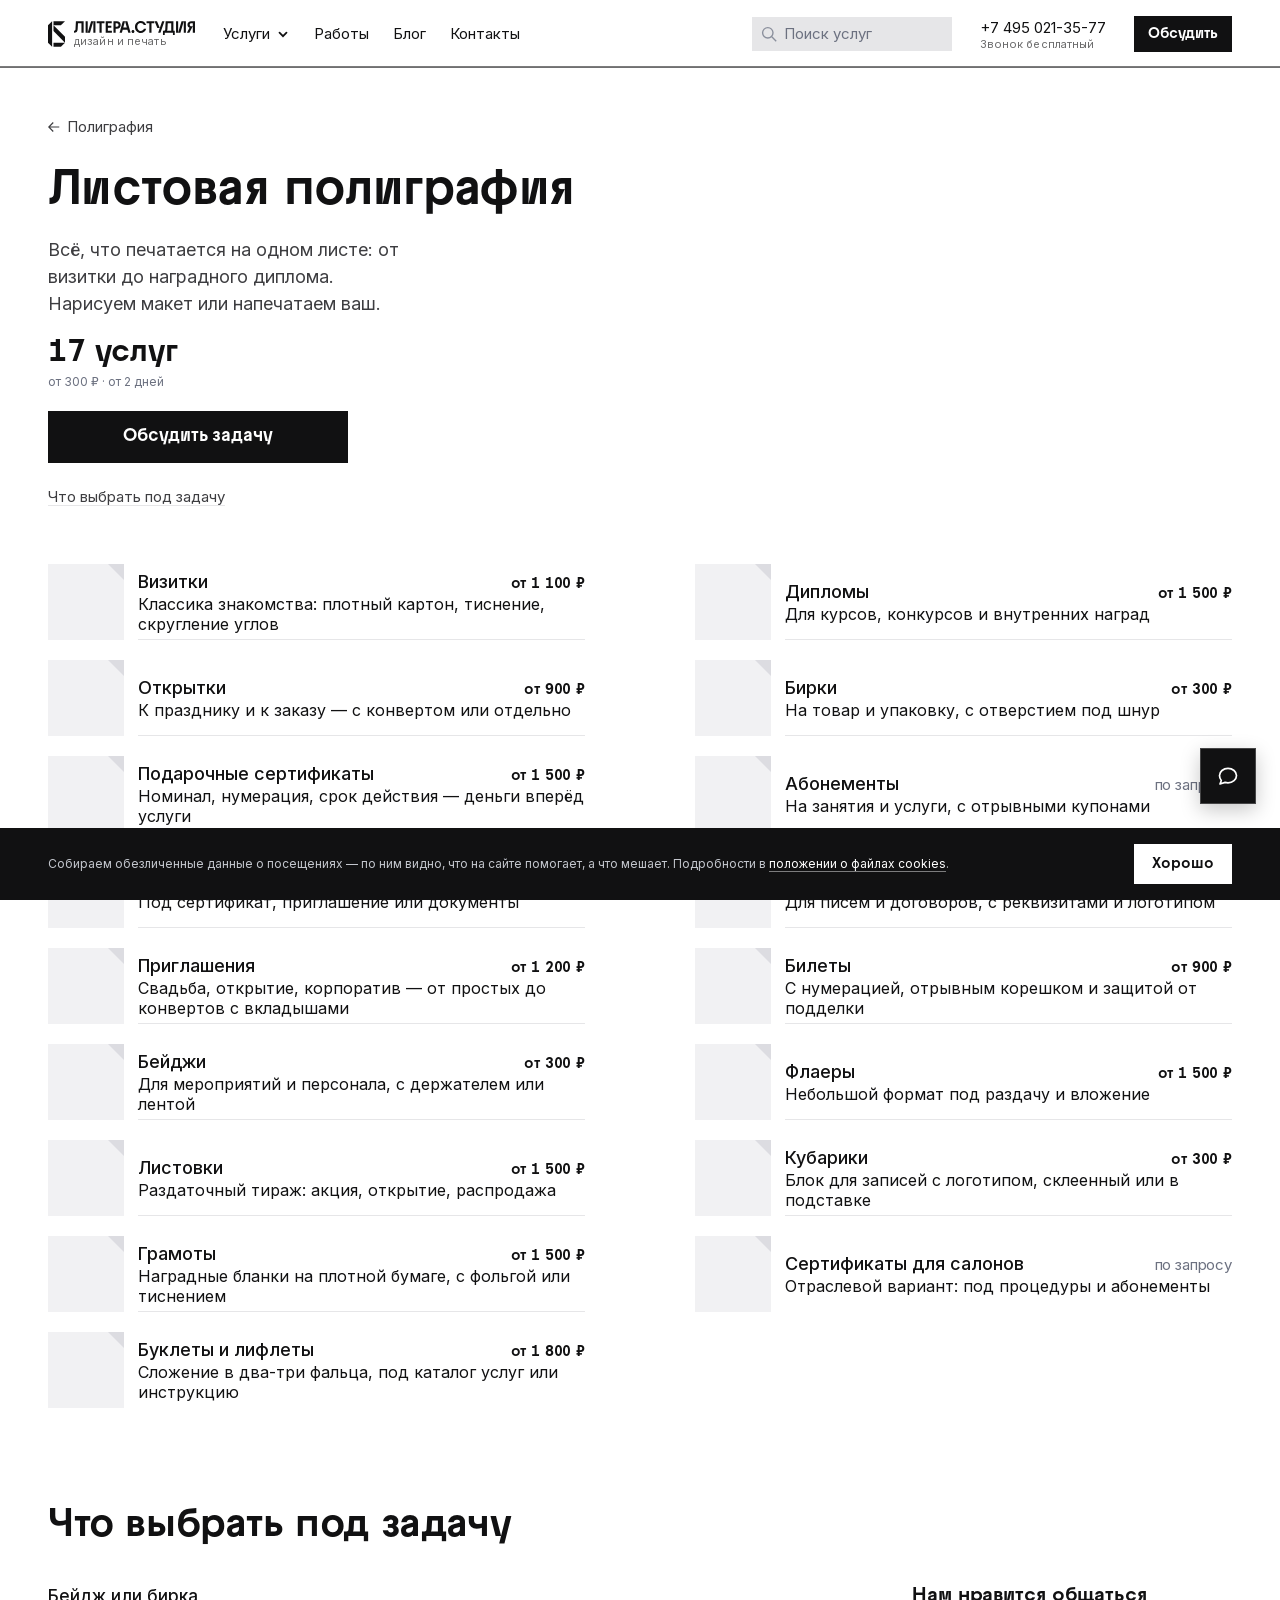
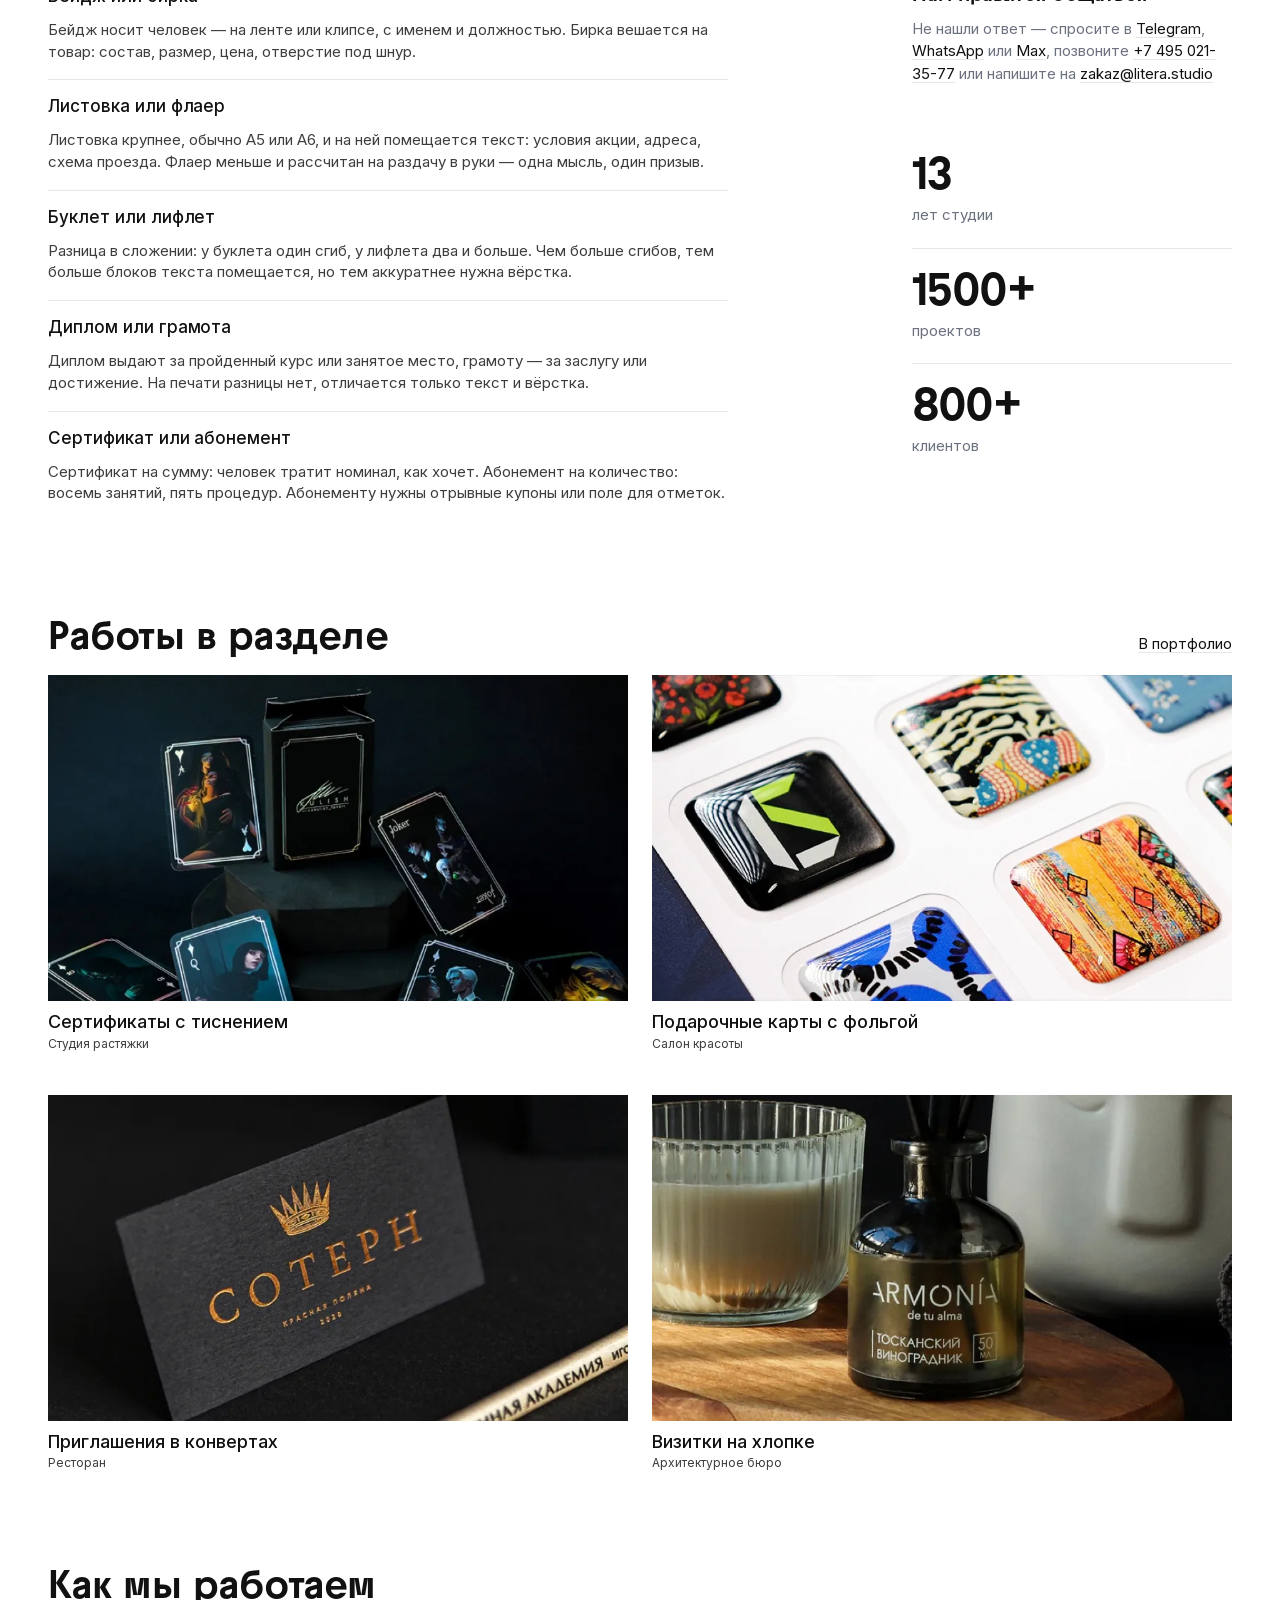
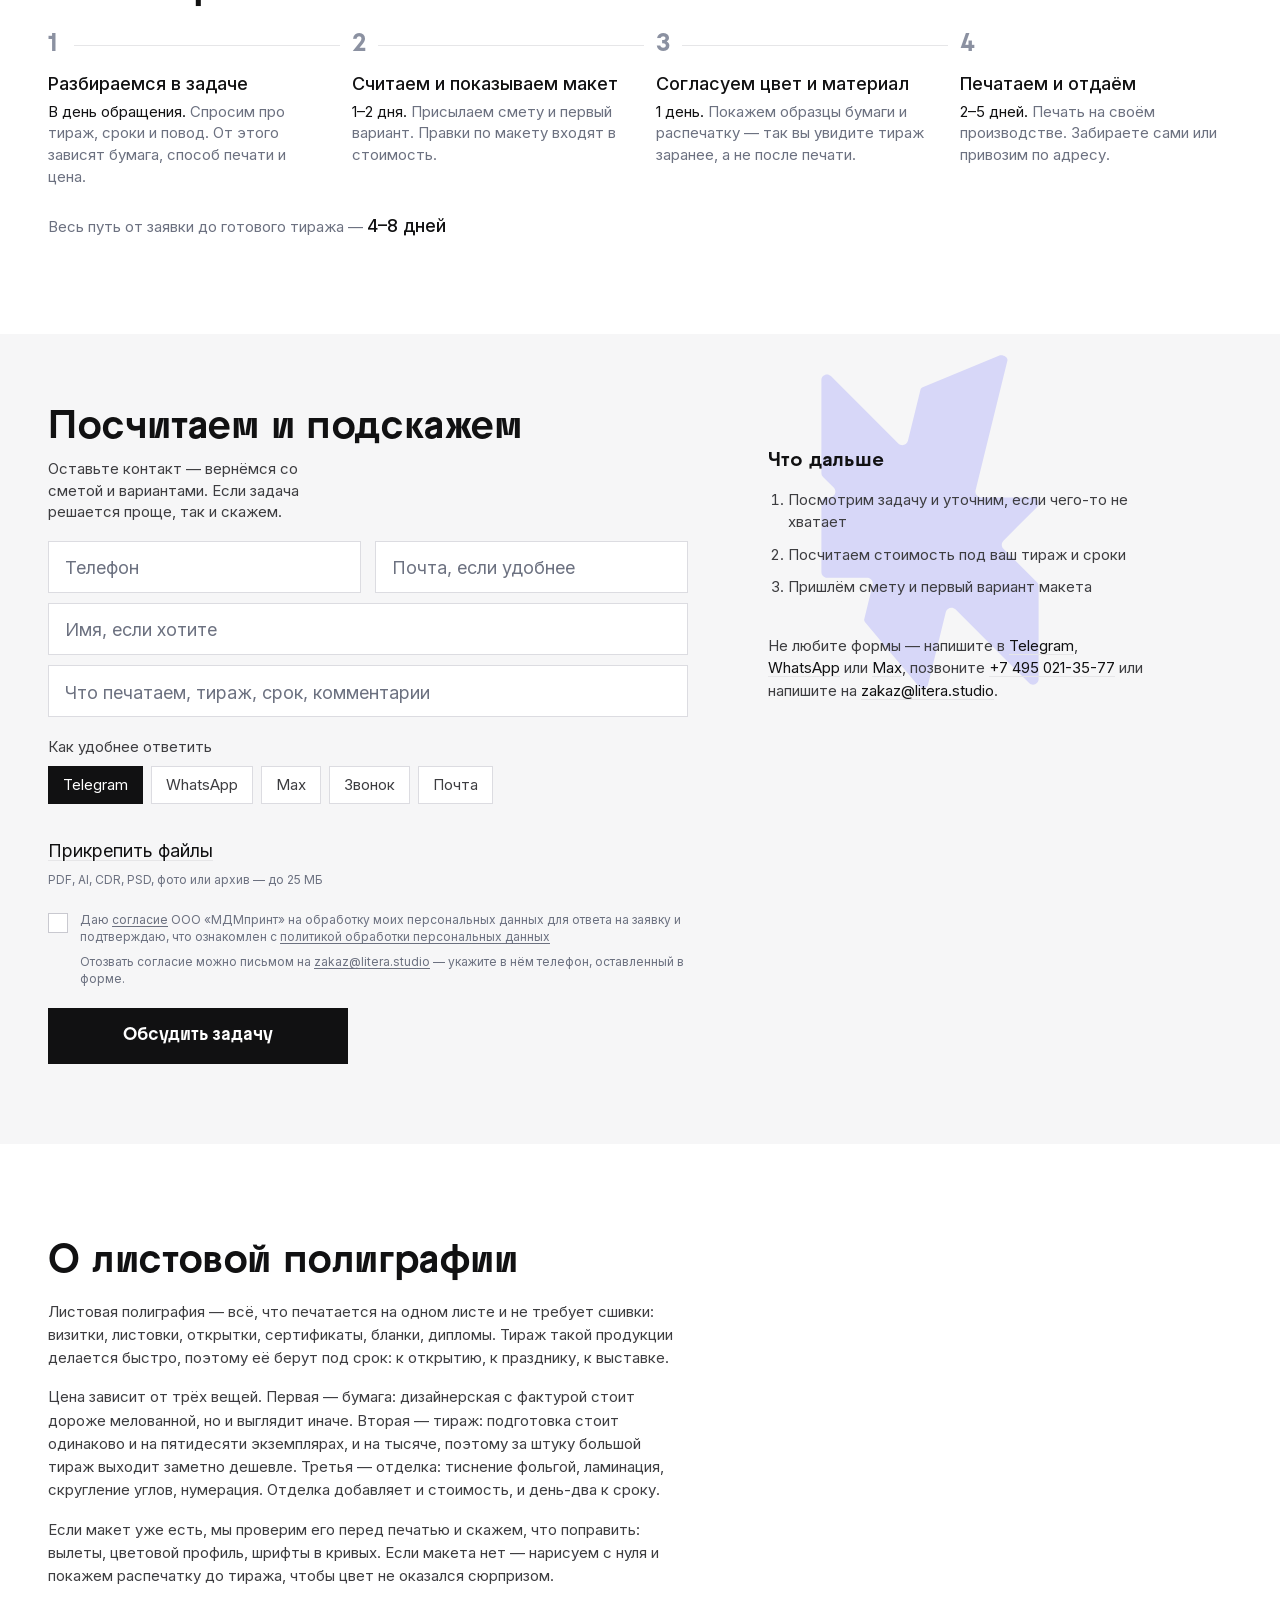
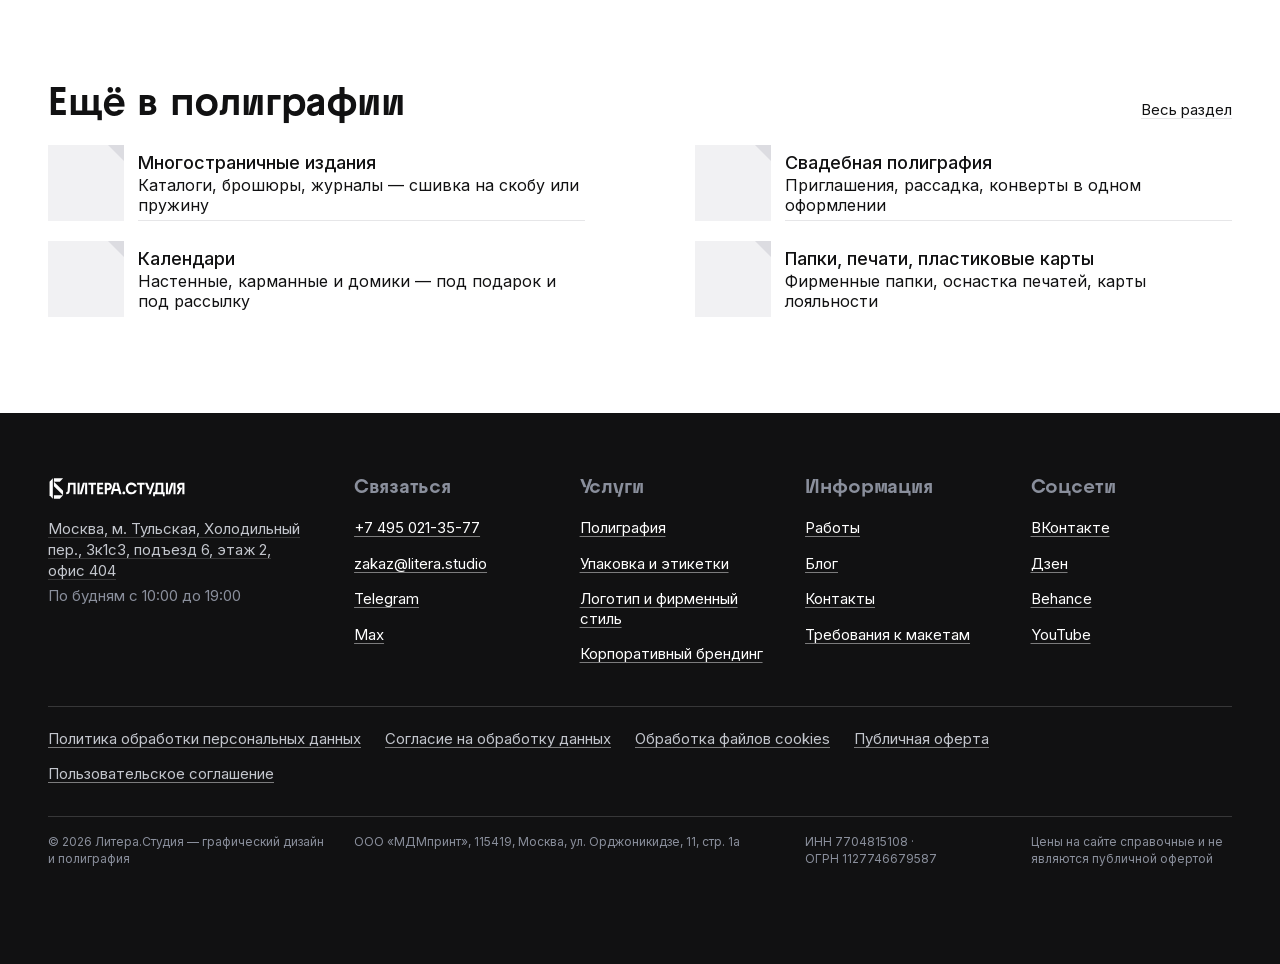
<file: category.html>
<!doctype html>
<!-- СОБРАНО build.py. Не править этот файл: правки затрутся при следующей сборке.
     Исходник страницы — _pages/category.html, общие части — _parts/. -->
<html lang="ru">
<head>
<meta charset="utf-8">
<meta name="viewport" content="width=device-width, initial-scale=1, viewport-fit=cover">
<!-- Цвет строки статуса. Переключается в assets/js/header.js:
     тёмный на фотографии, белый когда шапка стала белой полосой. -->
<meta name="theme-color" content="#111112">
<meta property="og:type" content="website">
<meta property="og:site_name" content="Литера.Студия">
<meta property="og:locale" content="ru_RU">
<meta name="twitter:card" content="summary_large_image">
<link rel="preload" href="assets/fonts/inter-cyrillic.woff2" as="font" type="font/woff2" crossorigin>
<link rel="preload" href="assets/fonts/raptor-v2-premium-700.woff2" as="font" type="font/woff2" crossorigin>
<!-- ── Набор для любой страницы сайта ──────────────────────────────────
     Эти файлы можно подключать и на страницах старого дизайна: в них нет
     ни одного правила, которое красит чужую вёрстку. Всё своё живёт
     на классах с приставкой `ls-`.
     Сюда же входят компоненты шапки, меню, футера, виджета и куки-баннера —
     они помечены ниже. -->
<link rel="stylesheet" href="assets/css/tokens.css?v=436">
<link rel="stylesheet" href="assets/css/base.css?v=435">

<!-- ── Только для шаблонов нового дизайна ──────────────────────────────
     Правила на голых `html`, `body` и `h2`. На чужой странице покрасят фон
     в тёмный и переведут заголовки на Raptor. -->
<link rel="stylesheet" href="assets/css/page.css?v=435">

<!-- Кнопка — базовый компонент, поэтому идёт сразу за базой:
     остальные компоненты должны иметь возможность её перебить.
     Нужна и общему набору: кнопки есть в шапке, виджете и куки-баннере. -->
<link rel="stylesheet" href="assets/css/components/button.css?v=435">

<!-- Компоненты. Список одинаков для всех страниц: набор блоков у них
     разный, но система одна, и лишний файл на 20 строк дешевле, чем два
     расходящихся списка. Порядок — по следованию на странице, он важен
     при равной специфичности. -->
<link rel="stylesheet" href="assets/css/components/shell.css?v=435">
<!-- общие: идут на любой странице сайта -->
<link rel="stylesheet" href="assets/css/components/header.css?v=435">
<link rel="stylesheet" href="assets/css/components/menu.css?v=435">
<link rel="stylesheet" href="assets/css/components/cookie.css?v=435">
<link rel="stylesheet" href="assets/css/components/hero.css?v=435">
<link rel="stylesheet" href="assets/css/components/intro.css?v=435">
<link rel="stylesheet" href="assets/css/components/value.css?v=442">
<link rel="stylesheet" href="assets/css/components/works.css?v=452">
<link rel="stylesheet" href="assets/css/components/rows.css?v=435">
<link rel="stylesheet" href="assets/css/components/catalog.css?v=435">
<link rel="stylesheet" href="assets/css/components/specs.css?v=436">
<link rel="stylesheet" href="assets/css/components/steps.css?v=444">
<link rel="stylesheet" href="assets/css/components/faq.css?v=435">
<link rel="stylesheet" href="assets/css/components/figures.css?v=435">
<link rel="stylesheet" href="assets/css/components/form.css?v=437">
<link rel="stylesheet" href="assets/css/components/modal.css?v=1">
<link rel="stylesheet" href="assets/css/components/text.css?v=435">
<link rel="stylesheet" href="assets/css/components/related.css?v=435">
<!-- общие: идут на любой странице сайта -->
<link rel="stylesheet" href="assets/css/components/footer.css?v=435">
<link rel="stylesheet" href="assets/css/components/copy-tip.css?v=435">
<link rel="stylesheet" href="assets/css/components/chat.css?v=437">

<!-- Раскладка идёт последней: её медиазапросы должны перебивать компоненты,
     иначе обёртка-телефон для десктопа не срабатывает. -->
<link rel="stylesheet" href="assets/css/layout.css?v=444">
<link rel="stylesheet" href="assets/css/motion.css?v=436">
<title>Листовая полиграфия — Литера.Студия</title>
<meta name="description" content="Дизайн и печать листовой полиграфии: визитки, открытки, сертификаты, приглашения. 17 услуг, от 300 ₽.">

<!-- Канонический адрес и карточка для мессенджеров — как на карточке услуги. -->
<link rel="canonical" href="https://litera.studio/listovaya-poligrafiya">
<meta property="og:title" content="Листовая полиграфия — дизайн и печать">
<meta property="og:description" content="Дизайн и печать листовой полиграфии: визитки, открытки, сертификаты, приглашения. 17 услуг, от 300 ₽.">
<meta property="og:url" content="https://litera.studio/listovaya-poligrafiya">
<meta property="og:image" content="https://litera.studio/assets/img/p1.jpg">

<!-- Путь для поиска: в выдаче он показывается вместо адреса страницы.
     Разметку нельзя вынести в отдельный файл: по внешней ссылке поисковики
     структурированные данные не читают. -->
<script type="application/ld+json">
{"@context":"https://schema.org","@type":"BreadcrumbList","itemListElement":[
{"@type":"ListItem","position":1,"name":"Главная","item":"https://litera.studio/"},
{"@type":"ListItem","position":2,"name":"Полиграфия","item":"https://litera.studio/poligrafiya"},
{"@type":"ListItem","position":3,"name":"Листовая полиграфия","item":"https://litera.studio/listovaya-poligrafiya"}]}
</script>
<!-- Список услуг раздела для поиска: тот же перечень, что виден на странице.
     Собран из разметки скриптом, поэтому названия и адреса совпадают дословно.
     При правке списка на странице пересобрать и здесь. -->
<script type="application/ld+json">
{"@context":"https://schema.org","@type":"CollectionPage","name":"Листовая полиграфия","url":"https://litera.studio/listovaya-poligrafiya","mainEntity":{"@type":"ItemList","numberOfItems":17,"itemListElement":[{"@type":"ListItem","position":1,"name":"Визитки","url":"https://litera.studio/dizajn-vizitki"},{"@type":"ListItem","position":2,"name":"Открытки","url":"https://litera.studio/dizajn-otkrytki"},{"@type":"ListItem","position":3,"name":"Подарочные сертификаты","url":"https://litera.studio/dizajn-sertifikata"},{"@type":"ListItem","position":4,"name":"Конверты","url":"https://litera.studio/dizajn-konverta"},{"@type":"ListItem","position":5,"name":"Приглашения","url":"https://litera.studio/dizajn-priglasheniya"},{"@type":"ListItem","position":6,"name":"Бейджи","url":"https://litera.studio/dizajn-bejdzha"},{"@type":"ListItem","position":7,"name":"Листовки","url":"https://litera.studio/dizajn-listovki"},{"@type":"ListItem","position":8,"name":"Грамоты","url":"https://litera.studio/dizajn-gramoty"},{"@type":"ListItem","position":9,"name":"Буклеты и лифлеты","url":"https://litera.studio/dizajn-bukleta-lifleta"},{"@type":"ListItem","position":10,"name":"Дипломы","url":"https://litera.studio/dizajn-diploma"},{"@type":"ListItem","position":11,"name":"Бирки","url":"https://litera.studio/dizajn-birki"},{"@type":"ListItem","position":12,"name":"Абонементы","url":"https://litera.studio/dizajn-abonementov"},{"@type":"ListItem","position":13,"name":"Фирменные бланки","url":"https://litera.studio/dizajn-blanka"},{"@type":"ListItem","position":14,"name":"Билеты","url":"https://litera.studio/dizajn-bileta"},{"@type":"ListItem","position":15,"name":"Флаеры","url":"https://litera.studio/dizajn-flaera"},{"@type":"ListItem","position":16,"name":"Кубарики","url":"https://litera.studio/dizajn-kubarika"},{"@type":"ListItem","position":17,"name":"Сертификаты для салонов","url":"https://litera.studio/dizajn-sertifikata-dlya-salona-krasoty"}]}}
</script>
</head>
<body>
<!-- Первая цель табуляции: с клавиатуры и со скринридера можно перескочить
     шапку с меню и попасть сразу в содержимое. -->
<a class="ls-skip" href="#main">К содержанию</a>
<main class="ls-card" id="main" data-dir="poligrafiya">
  <header class="ls-topbar">
    <!-- Логотип файлом (`assets/img/logo.svg`), а не набран шрифтом: знак берём
         из бренд-ассетов. Показывает его CSS-маска, поэтому он перекрашивается
         вместе с шапкой. Название остаётся текстом для скринридера и поиска. -->
    <a class="ls-wordmark" href="./">
      <span class="ls-sr-only">Литера.Студия — дизайн и печать</span>
      <i class="ls-wordmark-mark" aria-hidden="true"></i>
      <span class="ls-wordmark-text" aria-hidden="true">
        <i class="ls-wordmark-name"></i>
        <span class="ls-wordmark-tag">дизайн и печать</span>
      </span>
    </a>

    <!-- Навигация десктопа, на телефоне её заменяет бургер. Состав по данным
         аудита (см. ДАННЫЕ.md): список услуг, контакты, телефон. Проекты, кейсы
         и блог сюда не берём — блог даёт 36,5% трафика и 2,7% заявок,
         у кейсов 42 визита за год, портфолио ищут 3 запроса из 2256. -->
    <nav class="ls-topnav" aria-label="Разделы сайта">
      <button class="ls-topnav-menu" type="button" aria-expanded="false" aria-controls="menu">Услуги<svg width="14" height="14" viewBox="0 0 16 16" fill="none" stroke="currentColor" stroke-width="2" stroke-linecap="round" aria-hidden="true"><path d="M4 6.5l4 4 4-4"/></svg></button>
      <a href="/projects">Работы</a>
      <a href="/blog">Блог</a>
      <a href="/contacts">Контакты</a>
    </nav>
    <!-- Место для поля поиска: с 1280 скрипт переносит его сюда из панели меню.
         Ниже 1280 в шапке для него нет места, и поиск остаётся в панели. -->
    <div class="ls-topbar-search"></div>
    <!-- Телефон: 8,1% поисковых показов — гео-запросы, и это признак живой
         компании с производством. На десктопе он не звонилка — клик копирует
         номер, см. copy-contact.js. -->
    <div class="ls-topbar-tel">
      <a class="ls-topbar-phone" href="tel:+74950213577">+7 495 021-35-77</a>
            <span class="ls-topbar-tel-note">Звонок бесплатный</span>
    </div>
    <a class="ls-btn ls-btn-main ls-btn-xs ls-topbar-cta" href="#zayavka" tabindex="-1" aria-hidden="true">Обсудить</a>
    <button class="ls-burger" type="button" aria-label="Меню" aria-expanded="false" aria-controls="menu">
      <span class="ls-ico" aria-hidden="true"><i></i><i></i><i></i></span>
    </button>
  </header>
  <!-- Метка для наблюдателя в header.js: пока она видна, шапка не сжата.
       Стоит сразу за шапкой и до содержимого — порядок общий для всех
       страниц, иначе шапка на разных страницах сжимается в разных местах. -->
  <i class="ls-scroll-sentinel" aria-hidden="true"></i>

  <div class="ls-menu" id="menu" aria-label="Меню" hidden>
    <form class="ls-menu-search" role="search" method="get" action="/">
      <label class="ls-sr-only" for="q">Поиск по услугам</label>
      <svg class="ls-menu-search-ico" width="18" height="18" viewBox="0 0 20 20" fill="none"
        stroke="currentColor" stroke-width="1.7" aria-hidden="true"><circle cx="8.5" cy="8.5" r="6.5"/><path d="M13.5 13.5L19 19"/></svg>
      <input id="q" name="s" type="search" placeholder="Поиск услуг" autocomplete="off"
        enterkeyhint="search">
      <button class="ls-menu-search-clear" type="button" aria-label="Очистить" hidden>
        <svg width="14" height="14" viewBox="0 0 16 16" fill="none" stroke="currentColor"
          stroke-width="1.8" stroke-linecap="round" aria-hidden="true"><path d="M3 3l10 10M13 3L3 13"/></svg>
      </button>
    </form>

        <nav class="ls-menu-main" aria-label="Разделы">
      <a class="ls-menu-group" href="/poligrafiya" aria-expanded="false" aria-controls="sub0"><span class="ls-menu-group-name"><span class="ls-nw">Полиграфия <svg width="14" height="14" viewBox="0 0 16 16" fill="none" stroke="currentColor" stroke-width="2" stroke-linecap="round" aria-hidden="true"><path d="M4 6.5l4 4 4-4"/></svg></span></span></a>
      <div class="ls-menu-sub" id="sub0" hidden>
        <div>
          <a class="ls-menu-all" href="/poligrafiya">Все услуги раздела</a>
          <a href="/listovaya-poligrafiya">Листовая полиграфия</a>
          <a href="/dizajn-mnogostranichnoj-produkcii">Многостраничные издания</a>
          <a href="/verstka-poligrafii">Вёрстка полиграфии</a>
          <a href="/dizajn-kalendarya">Календари</a>
          <a href="/dizajn-shirokoformatnoj-poligrafii">Широкоформатная</a>
          <a href="/dizajn-dlya-bara">Меню и прайсы</a>
          <a href="/pechati-papki-plastikovye-karty">Папки, печати, пластиковые карты</a>
          <a href="/svadebnaya-poligrafiya">Свадебная полиграфия</a>
          <a href="/karty-i-nastolnye-igry">Карты и настольные игры</a>
          <a href="/illyustracii">Иллюстрации</a>
          <a href="/prepress">Подготовка к печати</a>
        </div>
      </div>
      <a class="ls-menu-group" href="/upakovka-i-etiketki" aria-expanded="false" aria-controls="sub1"><span class="ls-menu-group-name">Упаковка и <span class="ls-nw">этикетки <svg width="14" height="14" viewBox="0 0 16 16" fill="none" stroke="currentColor" stroke-width="2" stroke-linecap="round" aria-hidden="true"><path d="M4 6.5l4 4 4-4"/></svg></span></span></a>
      <div class="ls-menu-sub" id="sub1" hidden>
        <div>
          <a class="ls-menu-all" href="/upakovka-i-etiketki">Все услуги раздела</a>
          <a href="/dizajn-i-pechat-kashirovannyh-korobok-iz-zhyostkogo-kartona">Кашированные коробки</a>
          <a href="/dizajn-i-pechat-korobok-iz-kartona">Картонные коробки</a>
          <a href="/dizajn-i-pechat-korobok-iz-mgk">Коробки из МГК</a>
          <a href="/dizajn-i-pechat-korobok-s-lozhementom">Ложементы и вставки</a>
          <a href="/dizajn-naklejki">Этикетки и наклейки</a>
          <a href="#" data-soon>Упаковочные материалы</a> <!-- страницы ещё нет, новая подгруппа -->
        </div>
      </div>
      <a class="ls-menu-group" href="/razrabotka-dizajna-logotipa-kompanii" aria-expanded="false" aria-controls="sub2"><span class="ls-menu-group-name">Логотип и фирменный <span class="ls-nw">стиль <svg width="14" height="14" viewBox="0 0 16 16" fill="none" stroke="currentColor" stroke-width="2" stroke-linecap="round" aria-hidden="true"><path d="M4 6.5l4 4 4-4"/></svg></span></span></a>
      <div class="ls-menu-sub" id="sub2" hidden>
        <div>
          <a class="ls-menu-all" href="/razrabotka-dizajna-logotipa-kompanii">Все услуги раздела</a>
          <a href="/razrabotka-dizajna-maskota-brenda">Маскот бренда</a>
          <a href="/razrabotka-brendbuka">Брендбук и гайдлайн</a>
          <a href="/dizajn-firmennyh-nositelej">Фирменные носители</a>
          <a href="/redizajn-logotipa-i-firmennyh-nositelej">Редизайн логотипа</a>
        </div>
      </div>
      <a class="ls-menu-group" href="/korporativnyj-brending-suveniry" aria-expanded="false" aria-controls="sub3"><span class="ls-menu-group-name">Корпоративный <span class="ls-nw">брендинг <svg width="14" height="14" viewBox="0 0 16 16" fill="none" stroke="currentColor" stroke-width="2" stroke-linecap="round" aria-hidden="true"><path d="M4 6.5l4 4 4-4"/></svg></span></span></a>
      <div class="ls-menu-sub" id="sub3" hidden>
        <div>
          <a class="ls-menu-all" href="/korporativnyj-brending-suveniry">Все услуги раздела</a>
          <a href="/korporativnyj-merch">Корпоративный мерч</a>
          <a href="/dizajn-suvenirnoj-produkcii">Брендирование сувениров</a>
          <a href="/korporativnye-podarochnye-nabory">Подарочные наборы</a>
        </div>
      </div>
    </nav>

  <nav class="ls-menu-more" aria-label="Информация">
      <a href="/projects">Работы</a>
      <a href="/blog">Блог</a>
      <a href="/contacts">Контакты</a>
    </nav>

    <div class="ls-menu-foot">
      <a href="tel:+74950213577">+7 495 021-35-77</a>
      <a href="mailto:zakaz@litera.studio">zakaz@litera.studio</a>
      <p class="ls-menu-links">
        <a href="https://t.me/litera_studio">Telegram</a>
        <a href="https://api.whatsapp.com/send?phone=79777936481">WhatsApp</a>
        <a href="https://max.ru/u/f9LHodD0cOIV9InOx6ulNiryFx5jU7n5eIY9DliBnMiKjsrZAmOxnfX0e38">Max</a>
      </p>
    </div>
  </div>

  <div class="ls-body ls-cat-intro">
    <nav aria-label="Хлебные крошки">
      <a class="ls-back" href="/poligrafiya">
        <svg width="12" height="11" viewBox="0 0 16 14" fill="none" stroke="currentColor" stroke-width="1.6" aria-hidden="true"><path d="M7 1L1 7l6 6M1 7h14"/></svg>
        Полиграфия
      </a>
    </nav>
    <h1 class="ls-title">Листовая полиграфия</h1>
    <p class="ls-desc">Всё, что печатается на одном листе: от визитки до наградного диплома.
      Нарисуем макет или напечатаем ваш.</p>
    <p class="ls-meta">
      <span class="ls-price">17 услуг</span>
      <span class="ls-price-note">от 300&nbsp;₽ · от 2&nbsp;дней</span>
    </p>
  </div>

  <!-- На категории считать нечего: человек ещё не выбрал из 17 услуг.
       Кнопка ведёт описать задачу. В потоке не дублируем — есть кнопка в шапке. -->
  <div class="ls-cta">
    <a class="ls-btn ls-btn-main" href="#zayavka">Обсудить задачу</a>
  </div>

  <p class="ls-cat-hint"><a href="#vybor">Что выбрать под задачу</a></p>

  <!-- Метка для виджета связи: на телефоне он выезжает, когда первый экран
       ушёл под шапку. Кадра здесь нет, поэтому метка своя, а не общая
       с шапкой (assets/js/chat.js). -->
  <i class="ls-chat-sentinel" aria-hidden="true"></i>

  <section class="ls-catalog">
    <h2 class="ls-sr-only">Услуги раздела</h2>
    <!-- Две колонки: список длинный, в одну он растягивал страницу и оставлял
             пустой правую половину. Раскладку держит общий `.rows-cols`, тот же,
             что у смежных услуг на карточке.
             В CMS делить пополам на сервере: услуг в разделе может быть нечётно. -->
        <div class="ls-rows-cols">
        <ul class="ls-rows">
          <li>
        <a class="ls-row-body" href="/dizajn-vizitki">
          <span class="ls-thumb" aria-hidden="true"></span>
          <span class="ls-text">
            <span class="ls-row"><b>Визитки</b><span class="ls-price">от&nbsp;1 100&nbsp;₽</span></span>
            <span class="ls-note">Классика знакомства: плотный картон, тиснение, скругление углов</span>
          </span>
        </a>
      </li>
          <li>
        <a class="ls-row-body" href="/dizajn-otkrytki">
          <span class="ls-thumb" aria-hidden="true"></span>
          <span class="ls-text">
            <span class="ls-row"><b>Открытки</b><span class="ls-price">от&nbsp;900&nbsp;₽</span></span>
            <span class="ls-note">К празднику и к заказу — с конвертом или отдельно</span>
          </span>
        </a>
      </li>
          <li>
        <a class="ls-row-body" href="/dizajn-sertifikata">
          <span class="ls-thumb" aria-hidden="true"></span>
          <span class="ls-text">
            <span class="ls-row"><b>Подарочные сертификаты</b><span class="ls-price">от&nbsp;1 500&nbsp;₽</span></span>
            <span class="ls-note">Номинал, нумерация, срок действия — деньги вперёд услуги</span>
          </span>
        </a>
      </li>
          <li>
        <a class="ls-row-body" href="/dizajn-konverta">
          <span class="ls-thumb" aria-hidden="true"></span>
          <span class="ls-text">
            <span class="ls-row"><b>Конверты</b><span class="ls-price">от&nbsp;900&nbsp;₽</span></span>
            <span class="ls-note">Под сертификат, приглашение или документы</span>
          </span>
        </a>
      </li>
          <li>
        <a class="ls-row-body" href="/dizajn-priglasheniya">
          <span class="ls-thumb" aria-hidden="true"></span>
          <span class="ls-text">
            <span class="ls-row"><b>Приглашения</b><span class="ls-price">от&nbsp;1 200&nbsp;₽</span></span>
            <span class="ls-note">Свадьба, открытие, корпоратив — от простых до конвертов с вкладышами</span>
          </span>
        </a>
      </li>
          <li>
        <a class="ls-row-body" href="/dizajn-bejdzha">
          <span class="ls-thumb" aria-hidden="true"></span>
          <span class="ls-text">
            <span class="ls-row"><b>Бейджи</b><span class="ls-price">от&nbsp;300&nbsp;₽</span></span>
            <span class="ls-note">Для мероприятий и персонала, с держателем или лентой</span>
          </span>
        </a>
      </li>
          <li>
        <a class="ls-row-body" href="/dizajn-listovki">
          <span class="ls-thumb" aria-hidden="true"></span>
          <span class="ls-text">
            <span class="ls-row"><b>Листовки</b><span class="ls-price">от&nbsp;1 500&nbsp;₽</span></span>
            <span class="ls-note">Раздаточный тираж: акция, открытие, распродажа</span>
          </span>
        </a>
      </li>
          <li>
        <a class="ls-row-body" href="/dizajn-gramoty">
          <span class="ls-thumb" aria-hidden="true"></span>
          <span class="ls-text">
            <span class="ls-row"><b>Грамоты</b><span class="ls-price">от&nbsp;1 500&nbsp;₽</span></span>
            <span class="ls-note">Наградные бланки на плотной бумаге, с фольгой или тиснением</span>
          </span>
        </a>
      </li>
          <li>
        <a class="ls-row-body" href="/dizajn-bukleta-lifleta">
          <span class="ls-thumb" aria-hidden="true"></span>
          <span class="ls-text">
            <span class="ls-row"><b>Буклеты и лифлеты</b><span class="ls-price">от&nbsp;1 800&nbsp;₽</span></span>
            <span class="ls-note">Сложение в два-три фальца, под каталог услуг или инструкцию</span>
          </span>
        </a>
      </li>
        </ul>
        <ul class="ls-rows">
          <li>
        <a class="ls-row-body" href="/dizajn-diploma">
          <span class="ls-thumb" aria-hidden="true"></span>
          <span class="ls-text">
            <span class="ls-row"><b>Дипломы</b><span class="ls-price">от&nbsp;1 500&nbsp;₽</span></span>
            <span class="ls-note">Для курсов, конкурсов и внутренних наград</span>
          </span>
        </a>
      </li>
          <li>
        <a class="ls-row-body" href="/dizajn-birki">
          <span class="ls-thumb" aria-hidden="true"></span>
          <span class="ls-text">
            <span class="ls-row"><b>Бирки</b><span class="ls-price">от&nbsp;300&nbsp;₽</span></span>
            <span class="ls-note">На товар и упаковку, с отверстием под шнур</span>
          </span>
        </a>
      </li>
          <li>
        <a class="ls-row-body" href="/dizajn-abonementov">
          <span class="ls-thumb" aria-hidden="true"></span>
          <span class="ls-text">
            <span class="ls-row"><b>Абонементы</b><span class="ls-price ls-price-ask">по запросу</span></span>
            <span class="ls-note">На занятия и услуги, с отрывными купонами</span>
          </span>
        </a>
      </li>
          <li>
        <a class="ls-row-body" href="/dizajn-blanka">
          <span class="ls-thumb" aria-hidden="true"></span>
          <span class="ls-text">
            <span class="ls-row"><b>Фирменные бланки</b><span class="ls-price">от&nbsp;1 200&nbsp;₽</span></span>
            <span class="ls-note">Для писем и договоров, с реквизитами и логотипом</span>
          </span>
        </a>
      </li>
          <li>
        <a class="ls-row-body" href="/dizajn-bileta">
          <span class="ls-thumb" aria-hidden="true"></span>
          <span class="ls-text">
            <span class="ls-row"><b>Билеты</b><span class="ls-price">от&nbsp;900&nbsp;₽</span></span>
            <span class="ls-note">С нумерацией, отрывным корешком и защитой от подделки</span>
          </span>
        </a>
      </li>
          <li>
        <a class="ls-row-body" href="/dizajn-flaera">
          <span class="ls-thumb" aria-hidden="true"></span>
          <span class="ls-text">
            <span class="ls-row"><b>Флаеры</b><span class="ls-price">от&nbsp;1 500&nbsp;₽</span></span>
            <span class="ls-note">Небольшой формат под раздачу и вложение</span>
          </span>
        </a>
      </li>
          <li>
        <a class="ls-row-body" href="/dizajn-kubarika">
          <span class="ls-thumb" aria-hidden="true"></span>
          <span class="ls-text">
            <span class="ls-row"><b>Кубарики</b><span class="ls-price">от&nbsp;300&nbsp;₽</span></span>
            <span class="ls-note">Блок для записей с логотипом, склеенный или в подставке</span>
          </span>
        </a>
      </li>
          <li>
        <a class="ls-row-body" href="/dizajn-sertifikata-dlya-salona-krasoty">
          <span class="ls-thumb" aria-hidden="true"></span>
          <span class="ls-text">
            <span class="ls-row"><b>Сертификаты для салонов</b><span class="ls-price ls-price-ask">по запросу</span></span>
            <span class="ls-note">Отраслевой вариант: под процедуры и абонементы</span>
          </span>
        </a>
      </li>
        </ul>
        </div>
  </section>

    <!-- Пары терминов. Вид строки берётся у «Частых вопросов» — тот же
       компонент `.qa`, — но раскрытия здесь нет: пояснений пять, человек
       читает их подряд, чтобы выбрать, и прятать их не за чем.
       Раскрытие висит на `details.qa`, поэтому обычный `div` его не получает.
       `<dl>` оставлен: для скринридера это пары «термин — пояснение». -->
  <section class="ls-choose ls-with-side" id="vybor">
    <h2>Что выбрать под задачу</h2>
    <dl class="ls-qa-list">
      <div class="ls-qa">
        <dt class="ls-q">Бейдж или бирка</dt>
        <dd>Бейдж носит человек — на ленте или клипсе, с именем и должностью. Бирка вешается на товар: состав, размер, цена, отверстие под шнур.</dd>
      </div>
      <div class="ls-qa">
        <dt class="ls-q">Листовка или флаер</dt>
        <dd>Листовка крупнее, обычно А5 или А6, и на ней помещается текст: условия акции, адреса, схема проезда. Флаер меньше и рассчитан на раздачу в руки — одна мысль, один призыв.</dd>
      </div>
      <div class="ls-qa">
        <dt class="ls-q">Буклет или лифлет</dt>
        <dd>Разница в сложении: у буклета один сгиб, у лифлета два и больше. Чем больше сгибов, тем больше блоков текста помещается, но тем аккуратнее нужна вёрстка.</dd>
      </div>
      <div class="ls-qa">
        <dt class="ls-q">Диплом или грамота</dt>
        <dd>Диплом выдают за пройденный курс или занятое место, грамоту — за заслугу или достижение. На печати разницы нет, отличается только текст и вёрстка.</dd>
      </div>
      <div class="ls-qa">
        <dt class="ls-q">Сертификат или абонемент</dt>
        <dd>Сертификат на сумму: человек тратит номинал, как хочет. Абонемент на количество: восемь занятий, пять процедур. Абонементу нужны отрывные купоны или поле для отметок.</dd>
      </div>
    </dl>
    <!-- Правая колонка блоков «Частые вопросы» (карточка) и «Что выбрать под
     задачу» (категория). Разметка на обеих страницах совпадала знак в знак,
     поэтому это часть, а не копия.

     Цифры стоят рядом с ответами: так они работают доказательством,
     а не декором, и заодно закрывают пустоту справа. Строка с контактами
     НАД ними: ниже начинается форма, а справа от неё те же ссылки —
     рядом они читались как дубль. На телефоне колонка не выделяется:
     всё идёт сплошным потоком. -->
<aside class="ls-faq-side">
        <h3 class="ls-faq-ask-title">Нам нравится общаться</h3>
        <!-- Порядок каналов по логу заявок: мессенджеры 82%, звонок 11%, почта 8% -->
        <p class="ls-faq-ask">Не нашли ответ — спросите в
          <a href="https://t.me/litera_studio">Telegram</a>,
          <a href="https://api.whatsapp.com/send?phone=79777936481">WhatsApp</a> или
          <a href="https://max.ru/u/f9LHodD0cOIV9InOx6ulNiryFx5jU7n5eIY9DliBnMiKjsrZAmOxnfX0e38">Max</a>,
          позвоните <a href="tel:+74950213577">+7&nbsp;495&nbsp;021-35-77</a>
          или напишите на <a href="mailto:zakaz@litera.studio">zakaz@litera.studio</a></p>
        <div class="ls-figures">
          <div><b>13</b><span>лет студии</span></div>
          <div><b>1500+</b><span>проектов</span></div>
          <div><b>800+</b><span>клиентов</span></div>
        </div>
      </aside>
  </section>

      <section class="ls-works">
    <div class="ls-works-head">
      <h2>Работы в разделе</h2>
      <a href="/projects">В портфолио</a>
    </div>
    <ul class="ls-works-list">
      <li class="ls-work"><a href="/projects">
        <picture>
          <source srcset="assets/img/p2.webp" type="image/webp">
          <img loading="lazy" decoding="async" src="assets/img/p2.jpg" width="900" height="457" alt="Сертификат на дизайнерской бумаге с тиснением">
        </picture>
        <b>Сертификаты с тиснением</b>
        <span>Студия растяжки</span>
      </a></li>
      <li class="ls-work"><a href="/projects">
        <picture>
          <source srcset="assets/img/p3.webp" type="image/webp">
          <img loading="lazy" decoding="async" src="assets/img/p3.jpg" width="900" height="497" alt="Подарочные сертификаты с золотой фольгой">
        </picture>
        <b>Подарочные карты с фольгой</b>
        <span>Салон красоты</span>
      </a></li>
      <li class="ls-work"><a href="/projects">
        <picture>
          <source srcset="assets/img/p4.webp" type="image/webp">
          <img loading="lazy" decoding="async" src="assets/img/p4.jpg" width="900" height="457" alt="Приглашения с конвертами и вкладышами">
        </picture>
        <b>Приглашения в конвертах</b>
        <span>Ресторан</span>
      </a></li>
      <li class="ls-work"><a href="/projects">
        <picture>
          <source srcset="assets/img/p5.webp" type="image/webp">
          <img loading="lazy" decoding="async" src="assets/img/p5.jpg" width="900" height="457" alt="Визитки на хлопковой бумаге">
        </picture>
        <b>Визитки на хлопке</b>
        <span>Архитектурное бюро</span>
      </a></li>
      <li class="ls-work"><a href="/projects">
        <picture>
          <source srcset="assets/img/p1.webp" type="image/webp">
          <img loading="lazy" decoding="async" src="assets/img/p1.jpg" width="900" height="457" alt="Наградные дипломы на плотной бумаге">
        </picture>
        <b>Дипломы для конкурса</b>
        <span>Образовательный центр</span>
      </a></li>
      <li class="ls-work"><a href="/projects">
        <picture>
          <source srcset="assets/img/p2.webp" type="image/webp">
          <img loading="lazy" decoding="async" src="assets/img/p2.jpg" width="900" height="457" alt="Флаеры на плотной бумаге со скруглением">
        </picture>
        <b>Флаеры к открытию</b>
        <span>Кофейня</span>
      </a></li>
    </ul>
  </section>

      <section class="ls-how">
    <h2>Как мы работаем</h2>
    <ol>
      <li>
        <div>
          <b>Разбираемся в задаче</b><p><span class="ls-term">В день обращения.</span> Спросим про тираж, сроки и повод. От этого зависят бумага, способ печати и цена.</p>
        </div>
      </li>
      <li>
        <div>
          <b>Считаем и показываем макет</b><p><span class="ls-term">1–2 дня.</span> Присылаем смету и первый вариант. Правки по макету входят в стоимость.</p>
        </div>
      </li>
      <li>
        <div>
          <b>Согласуем цвет и материал</b><p><span class="ls-term">1 день.</span> Покажем образцы бумаги и распечатку — так вы увидите тираж заранее, а не после печати.</p>
        </div>
      </li>
      <li>
        <div>
          <b>Печатаем и отдаём</b><p><span class="ls-term">2–5 дней.</span> Печать на своём производстве. Забираете сами или привозим по адресу.</p>
        </div>
      </li>
    </ol>

        <p class="ls-how-total">Весь путь от заявки до готового тиража — <b>4–8 дней</b></p>
  </section>

    <section class="ls-lead-form" id="zayavka">
        <svg class="ls-lead-mark" viewBox="0 0 113.12 161.82" fill="currentColor" aria-hidden="true"><path d="m53.39,38.49l-4.17,17.01c-.35,1.45-2.16,1.95-3.21.9l-22.43-22.43c-1.16-1.16-3.15-.34-3.15,1.31v30.92c0,.49.19.96.54,1.31l3.55,3.55c1.2,1.2.35,3.26-1.35,3.26h-.82c-1.06,0-1.92.86-1.92,1.92v22.93c0,1.06.86,1.92,1.92,1.92h13.26c1.24,0,2.15,1.16,1.86,2.37l-2.79,11.37c-.09.35.02.73.3,1.06l17.6,21.04c.93,1.11,3,.99,3.29-.18l5.95-24.28c.35-1.45,2.16-1.95,3.21-.9l24.51,24.52c1.16,1.16,3.15.34,3.15-1.31v-30.91c0-.49-.19-.96-.54-1.31l-11.15-11.15c-.75-.75-.75-1.96,0-2.7l11.12-11.12c1.21-1.21.35-3.27-1.36-3.27h-17.17c-1.24,0-2.15-1.16-1.86-2.37l10.57-43.09c.29-1.18-1.5-2.24-2.83-1.68l-25.34,10.52c-.4.16-.67.45-.75.8Z"/></svg>
    <h2>Посчитаем и подскажем</h2>
    <p class="ls-sub">Оставьте контакт — вернёмся со сметой и вариантами. Если задача решается проще, так и скажем.</p>
    <form>
      <!-- Телефон и почта парные: на широком экране встают в строку,
           на телефоне остаются друг под другом. -->
      <div class="ls-pair">
        <label class="ls-sr-only" for="contact">Телефон</label>
        <input id="contact" type="tel" name="phone" placeholder="Телефон"
          autocomplete="tel" inputmode="tel" required
          pattern="\s*[\d\s\(\)\+\-]{7,}\s*">
        <label class="ls-sr-only" for="mail">Почта</label>
        <input id="mail" type="email" name="email" placeholder="Почта, если удобнее" autocomplete="email"
          pattern="[^@\s]+@[^@\s]+\.[^@\s]{2,}">
      </div>
      <label class="ls-sr-only" for="fname">Имя</label>
      <input id="fname" type="text" name="first-name" placeholder="Имя, если хотите" autocomplete="given-name">

      <label class="ls-sr-only" for="task">Что нужно напечатать</label>
      <textarea id="task" name="comment" rows="1" maxlength="2000"
        placeholder="Что печатаем, тираж, срок, комментарии"></textarea>

      <fieldset class="ls-way">
        <legend>Как удобнее ответить</legend>
        <div class="ls-way-row">
        <label><input type="radio" name="methodofcommunication" value="telegram" checked><span>Telegram</span></label>
        <label><input type="radio" name="methodofcommunication" value="whatsapp"><span>WhatsApp</span></label>
        <label><input type="radio" name="methodofcommunication" value="max"><span>Max</span></label>
        <label><input type="radio" name="methodofcommunication" value="звонок"><span>Звонок</span></label>
        <label><input type="radio" name="methodofcommunication" value="почта"><span>Почта</span></label>
        </div>
      </fieldset>

      <ul class="ls-file-list" hidden></ul>
      <label class="ls-file">
        <input type="file" name="fileattached[]" multiple accept=".pdf,.ai,.cdr,.eps,.psd,.tif,.tiff,.jpg,.jpeg,.png,.heic,.heif,.webp,.zip,.rar">
        <span>Прикрепить файлы</span>
      </label>
      <p class="ls-file-note">PDF, AI, CDR, PSD, фото или архив — до 25&nbsp;МБ</p>
      <label class="ls-agree">
        <input type="checkbox" name="agreement" required>
        <span>Даю <a href="/soglasie-na-obrabotku-personalnyh-dannyh" target="_blank" rel="noopener">согласие</a> ООО&nbsp;«МДМпринт» на обработку моих персональных данных для ответа на заявку и подтверждаю, что ознакомлен с <a href="/politika-obrabotki-personalnyh-dannyh" target="_blank" rel="noopener">политикой обработки персональных данных</a></span>
      </label>
      <!-- Как отозвать согласие — прямо в форме, а не только в документе:
           так сделано на mdmprint.ru. Номер телефона нужен, чтобы найти заявку. -->
      <p class="ls-agree-note">Отозвать согласие можно письмом на
        <a href="mailto:zakaz@litera.studio">zakaz@litera.studio</a> — укажите
        в нём телефон, оставленный в форме.</p>
      <button class="ls-btn ls-btn-main" type="submit">Обсудить задачу</button>
    </form>
    <!-- Справа не дубль каналов (полный перечень уже в колонке вопросов выше),
         а что произойдёт после отправки. Снимает тревогу в момент решения. -->
    <div class="ls-lead-side">
      <h3>Что дальше</h3>
      <ol class="ls-lead-next">
        <li>Посмотрим задачу и уточним, если чего-то не хватает</li>
        <li>Посчитаем стоимость под ваш тираж и сроки</li>
        <li>Пришлём смету и первый вариант макета</li>
      </ol>
        <p class="ls-or">Не любите формы — напишите в
          <a href="https://t.me/litera_studio">Telegram</a>,
          <a href="https://api.whatsapp.com/send?phone=79777936481">WhatsApp</a>
          или <a href="https://max.ru/u/f9LHodD0cOIV9InOx6ulNiryFx5jU7n5eIY9DliBnMiKjsrZAmOxnfX0e38">Max</a>,
          позвоните <a href="tel:+74950213577">+7&nbsp;495&nbsp;021-35-77</a>
          или напишите на <a href="mailto:zakaz@litera.studio">zakaz@litera.studio</a>.</p>

    
</div>
  </section>

  <section class="ls-about">
    <h2>О листовой полиграфии</h2>
    <p>Листовая полиграфия — всё, что печатается на одном листе и не требует сшивки:
      визитки, листовки, открытки, сертификаты, бланки, дипломы. Тираж такой продукции
      делается быстро, поэтому её берут под срок: к открытию, к празднику, к выставке.</p>
    <p>Цена зависит от трёх вещей. Первая — бумага: дизайнерская с фактурой стоит дороже
      мелованной, но и выглядит иначе. Вторая — тираж: подготовка стоит одинаково
      и на пятидесяти экземплярах, и на тысяче, поэтому за штуку большой тираж выходит
      заметно дешевле. Третья — отделка: тиснение фольгой, ламинация, скругление углов,
      нумерация. Отделка добавляет и стоимость, и день-два к сроку.</p>
    <p>Если макет уже есть, мы проверим его перед печатью и скажем, что поправить:
      вылеты, цветовой профиль, шрифты в кривых. Если макета нет — нарисуем с нуля
      и покажем распечатку до тиража, чтобы цвет не оказался сюрпризом.</p>
  </section>

    <section class="ls-related">
    <div class="ls-related-head">
      <h2>Ещё в полиграфии</h2>
      <a href="/poligrafiya">Весь раздел</a>
    </div>
    <!-- В CMS делить пополам на сервере: разделов может быть нечётное число. -->
    <div class="ls-rows-cols">
      <ul class="ls-rows">
        <li>
          <a class="ls-row-body" href="/dizajn-mnogostranichnoj-produkcii">
            <span class="ls-thumb" aria-hidden="true"></span>
            <span class="ls-text">
              <span class="ls-row"><b>Многостраничные издания</b></span>
              <span class="ls-note">Каталоги, брошюры, журналы — сшивка на скобу или пружину</span>
            </span>
          </a>
        </li>
        <li>
          <a class="ls-row-body" href="/dizajn-kalendarya">
            <span class="ls-thumb" aria-hidden="true"></span>
            <span class="ls-text">
              <span class="ls-row"><b>Календари</b></span>
              <span class="ls-note">Настенные, карманные и домики — под подарок и под рассылку</span>
            </span>
          </a>
        </li>
      </ul>
      <ul class="ls-rows">
        <li>
          <a class="ls-row-body" href="/svadebnaya-poligrafiya">
            <span class="ls-thumb" aria-hidden="true"></span>
            <span class="ls-text">
              <span class="ls-row"><b>Свадебная полиграфия</b></span>
              <span class="ls-note">Приглашения, рассадка, конверты в одном оформлении</span>
            </span>
          </a>
        </li>
        <li>
          <a class="ls-row-body" href="/pechati-papki-plastikovye-karty">
            <span class="ls-thumb" aria-hidden="true"></span>
            <span class="ls-text">
              <span class="ls-row"><b>Папки, печати, пластиковые карты</b></span>
              <span class="ls-note">Фирменные папки, оснастка печатей, карты лояльности</span>
            </span>
          </a>
        </li>
      </ul>
    </div>
  </section>
</main>
  <footer class="ls-foot">
    <a class="ls-wordmark" href="./"><span class="ls-sr-only">Литера.Студия</span></a>

    <!-- Обёртка колонок: на телефоне прозрачна, группы идут сплошным потоком. -->
    <div class="ls-foot-cols">
      <div class="ls-foot-group">
        <h3>Связаться</h3>
        <ul>
          <li><a href="tel:+74950213577">+7 495 021-35-77</a></li>
          <li><a href="mailto:zakaz@litera.studio">zakaz@litera.studio</a></li>
          <li><a href="https://t.me/litera_studio">Telegram</a></li>
          <li><a href="https://max.ru/u/f9LHodD0cOIV9InOx6ulNiryFx5jU7n5eIY9DliBnMiKjsrZAmOxnfX0e38">Max</a></li>
        </ul>
        <p class="ls-addr"><a href="https://yandex.ru/maps/org/litera_studio/204191129397/"
          target="_blank" rel="noopener">Москва, м.&nbsp;Тульская, Холодильный пер., 3к1с3,
          подъезд&nbsp;6, этаж&nbsp;2, офис&nbsp;404</a>
          <span>По будням с&nbsp;10:00 до&nbsp;19:00</span></p>
      </div>

      <div class="ls-foot-group">
        <h3>Услуги</h3>
                <ul class="ls-services">
          <li><a href="/poligrafiya">Полиграфия</a></li>
          <li><a href="/upakovka-i-etiketki">Упаковка и этикетки</a></li>
          <li><a href="/razrabotka-dizajna-logotipa-kompanii">Логотип и фирменный стиль</a></li>
          <li><a href="/korporativnyj-brending-suveniry">Корпоративный брендинг</a></li>
        </ul>
      </div>

      <div class="ls-foot-group">
        <h3>Информация</h3>
        <ul>
          <li><a href="/projects">Работы</a></li>
          <li><a href="/blog">Блог</a></li>
          <li><a href="/contacts">Контакты</a></li>
          <li><a href="/trebovaniya-k-maketam">Требования к макетам</a></li>
        </ul>
      </div>

      <div class="ls-foot-group">
        <h3>Соцсети</h3>
        <ul>
          <li><a href="https://vk.com/litera_studio">ВКонтакте</a></li>
          <li><a href="https://dzen.ru/litera_studio">Дзен</a></li>
          <li><a href="https://www.behance.net/litera_studio/">Behance</a></li>
          <li><a href="https://www.youtube.com/@Litera.Studio">YouTube</a></li>
        </ul>
      </div>
    </div>

    <!-- Согласие и политика — разные документы: политика описывает, как компания
         обращается с данными вообще, согласие — то, на что человек соглашается,
         отправляя форму. Поэтому чекбокс в форме ведёт на согласие, а не на политику.
         Живых адресов два: оферта и пользовательское соглашение. Политику, согласие
         и положение о куках разработчик публикует по этой задаче, тексты готовы —
         `_юридическое/`, задачи — в РАЗРАБОТКА.md. -->
    <ul class="ls-legal">
      <li><a href="/politika-obrabotki-personalnyh-dannyh">Политика обработки персональных данных</a></li>
      <li><a href="/soglasie-na-obrabotku-personalnyh-dannyh">Согласие на обработку данных</a></li>
      <li><a href="/polozhenie-ob-obrabotke-fajlov-cookies">Обработка файлов cookies</a></li>
      <li><a href="/publichnaya-oferta">Публичная оферта</a></li>
      <li><a href="/terms">Пользовательское соглашение</a></li>
    </ul>

    <!-- год в CMS подставлять динамически -->
    <div class="ls-fine">
      <p>© 2026 Литера.Студия — графический дизайн и полиграфия</p>
      <p>ООО&nbsp;«МДМпринт», 115419, Москва,
        ул.&nbsp;Орджоникидзе, 11,&nbsp;стр.&nbsp;1а</p>
      <p>ИНН&nbsp;7704815108 · ОГРН&nbsp;1127746679587</p>
      <p>Цены на сайте справочные и не являются публичной офертой</p>
    </div>
  </footer>

<!-- Cookie-баннер. У них он перекрывает H1 на мобильной категории — ставим внизу.
     Показывается один раз, выбор запоминается. -->
<div class="ls-cookie" id="cookie" role="region" aria-label="О сборе данных" hidden>
  <p>Собираем обезличенные данные о посещениях — по ним видно, что на сайте помогает,
    а что мешает. Подробности в <a href="/polozhenie-ob-obrabotke-fajlov-cookies" target="_blank" rel="noopener">положении о файлах cookies</a>.</p>
  <button class="ls-btn ls-btn-light ls-btn-s ls-cookie-ok" type="button">Хорошо</button>
</div>

<!-- Виджет связи — наш вид «Кнопки на сайт» Битрикс24 (на живом сайте грузится
     из crm.litera.studio/upload/crm/site_button/loader_1_rd8v7d.js). Как у них:
     угол экрана с отступом, по клику раскрывается список каналов.
     Стоит после баннера о куках, чтобы подниматься над ним селектором. -->
<div class="ls-chat">
  <div class="ls-chat-list" id="chat-list" hidden>
    <a class="ls-btn ls-btn-light ls-btn-s ls-chat-item" href="https://t.me/litera_studio" target="_blank" rel="noopener">Telegram</a>
    <a class="ls-btn ls-btn-light ls-btn-s ls-chat-item" href="https://api.whatsapp.com/send?phone=79777936481" target="_blank" rel="noopener">WhatsApp</a>
    <a class="ls-btn ls-btn-light ls-btn-s ls-chat-item" href="https://max.ru/u/f9LHodD0cOIV9InOx6ulNiryFx5jU7n5eIY9DliBnMiKjsrZAmOxnfX0e38" target="_blank" rel="noopener">Max</a>
  </div>
  <button class="ls-chat-fab" type="button" aria-expanded="false" aria-controls="chat-list" aria-label="Связаться">
    <svg class="ls-chat-ico-talk" width="24" height="24" viewBox="0 0 24 24" fill="none" stroke="currentColor"
      stroke-width="1.7" stroke-linecap="round" stroke-linejoin="round" aria-hidden="true">
      <path d="M20.5 11.6c0 4-3.8 7.2-8.5 7.2-1 0-2-.15-2.9-.42L4 20l1.3-3.5C4.2 15.2 3.5 13.5 3.5 11.6c0-4 3.8-7.2 8.5-7.2s8.5 3.2 8.5 7.2Z"/>
    </svg>
    <svg class="ls-chat-ico-close" width="22" height="22" viewBox="0 0 24 24" fill="none" stroke="currentColor"
      stroke-width="1.8" stroke-linecap="round" aria-hidden="true">
      <path d="M6 6l12 12M18 6L6 18"/>
    </svg>
  </button>
</div>

<script src="assets/js/header.js?v=435" defer></script>
<script src="assets/js/menu.js?v=435" defer></script>
<script src="assets/js/menu-sections.js?v=435" defer></script>
<script src="assets/js/menu-search.js?v=435" defer></script>
<script src="assets/js/cookie.js?v=435" defer></script>
<script src="assets/js/contact-validation.js?v=435" defer></script>
<script src="assets/js/form-task.js?v=435" defer></script>
<script src="assets/js/file-attach.js?v=435" defer></script>
<script src="assets/js/form-submit.js?v=435" defer></script>
<script src="assets/js/faq-accordion.js?v=435" defer></script>
<script src="assets/js/copy-contact.js?v=435" defer></script>
<script src="assets/js/thumb-zoom.js?v=435" defer></script>
<script src="assets/js/chat.js?v=435" defer></script>
</body>
</html>
</file>
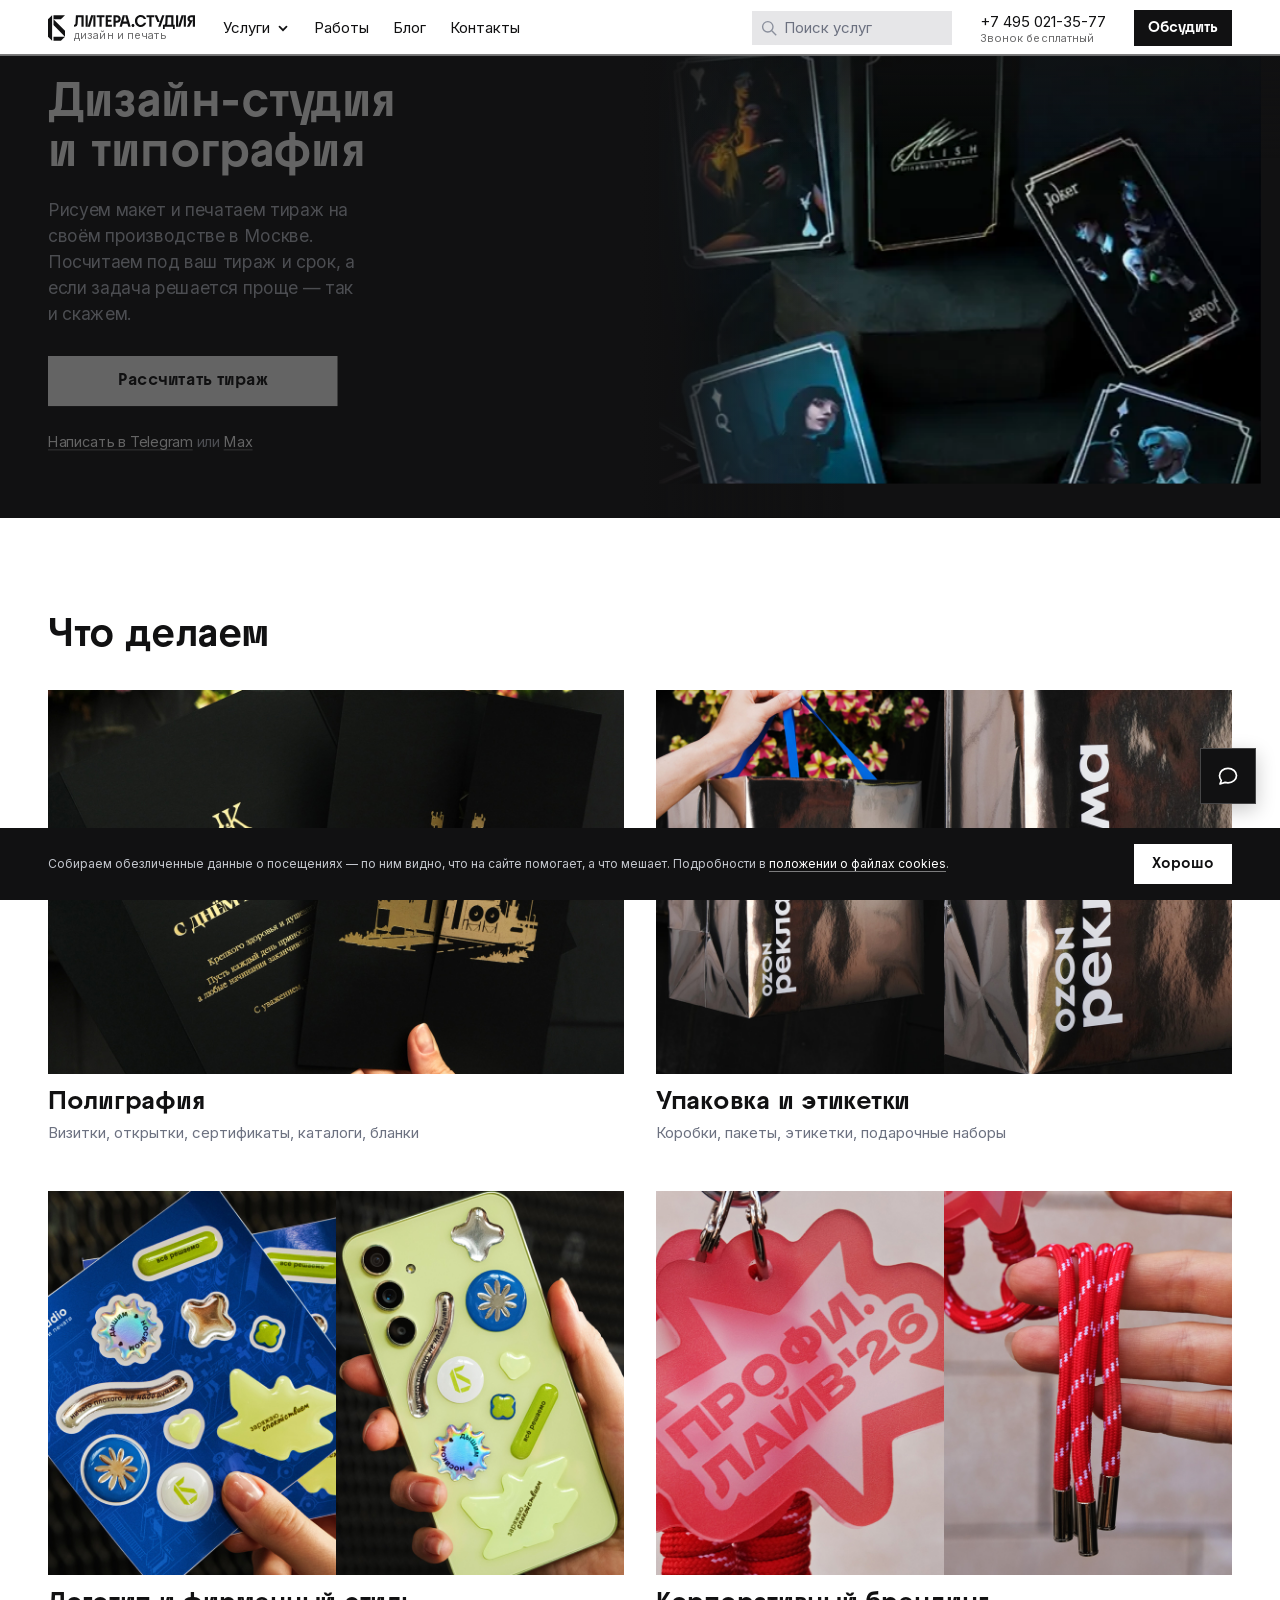
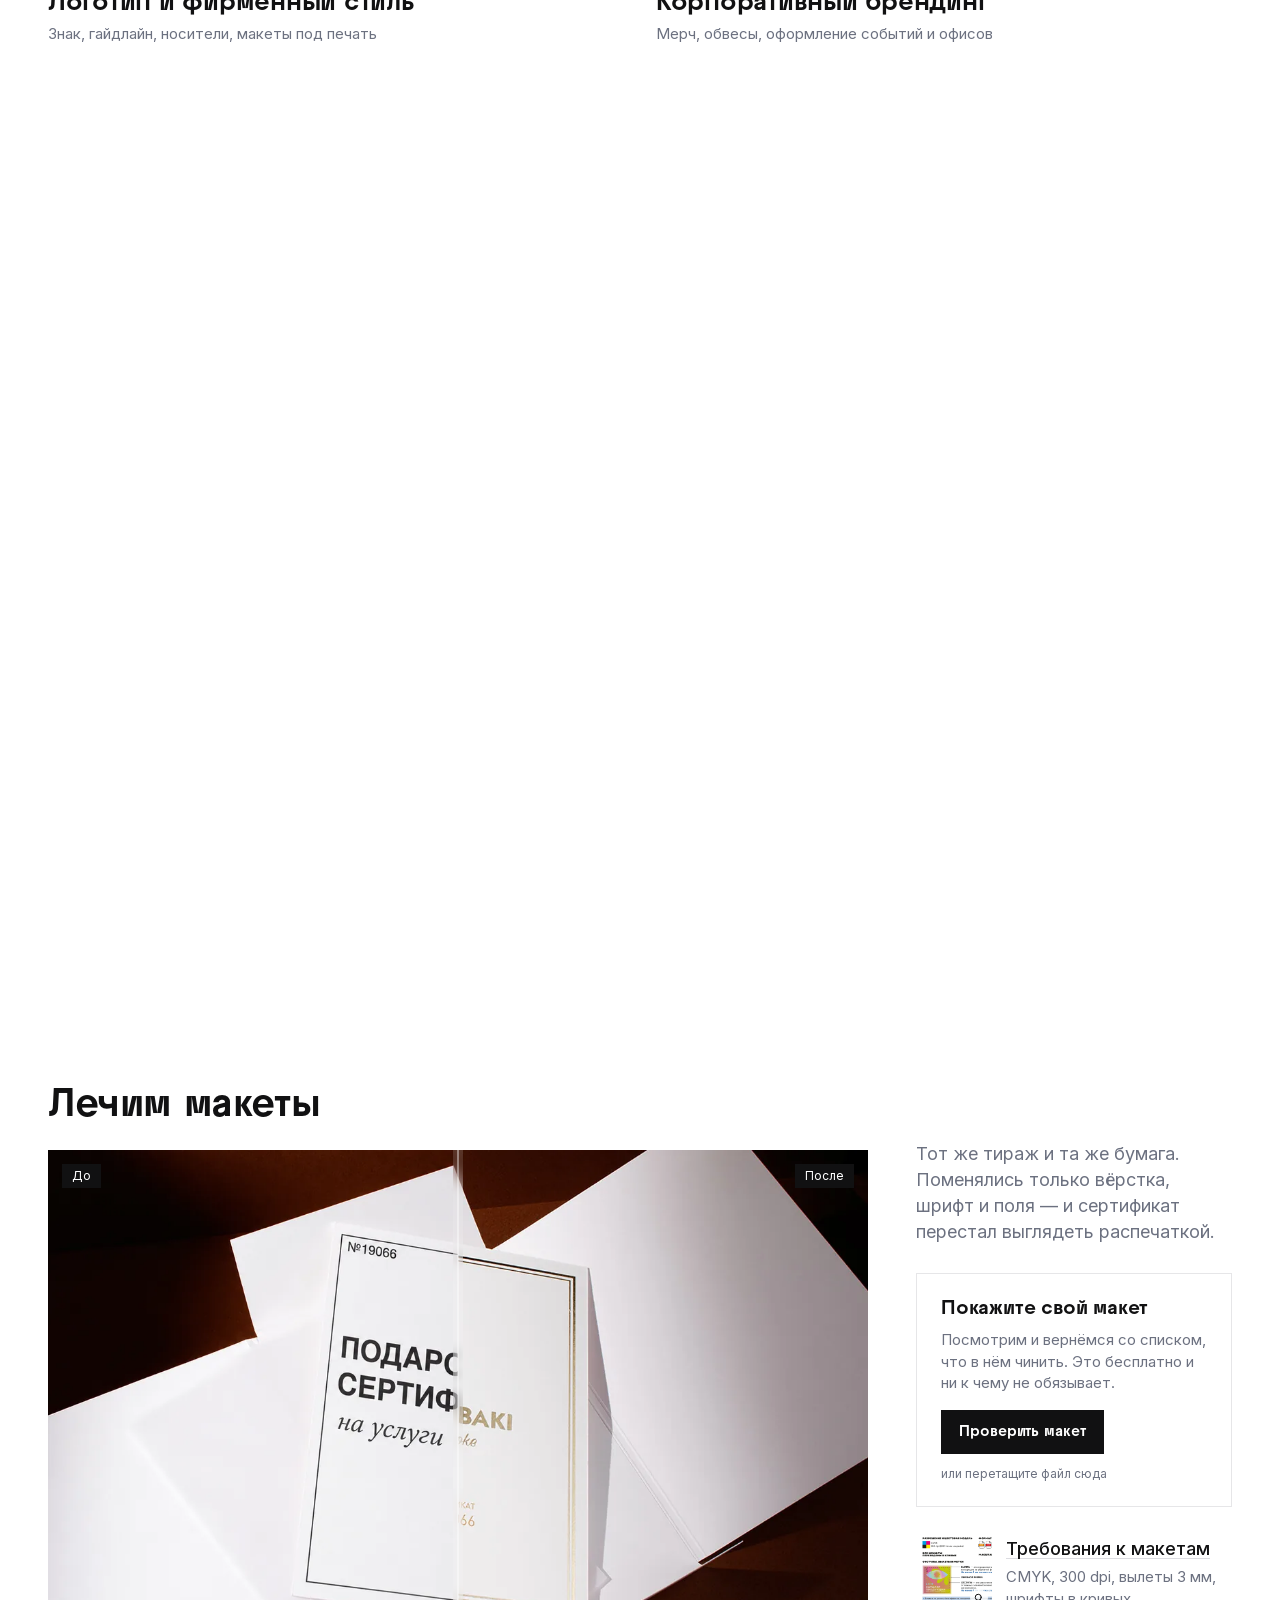
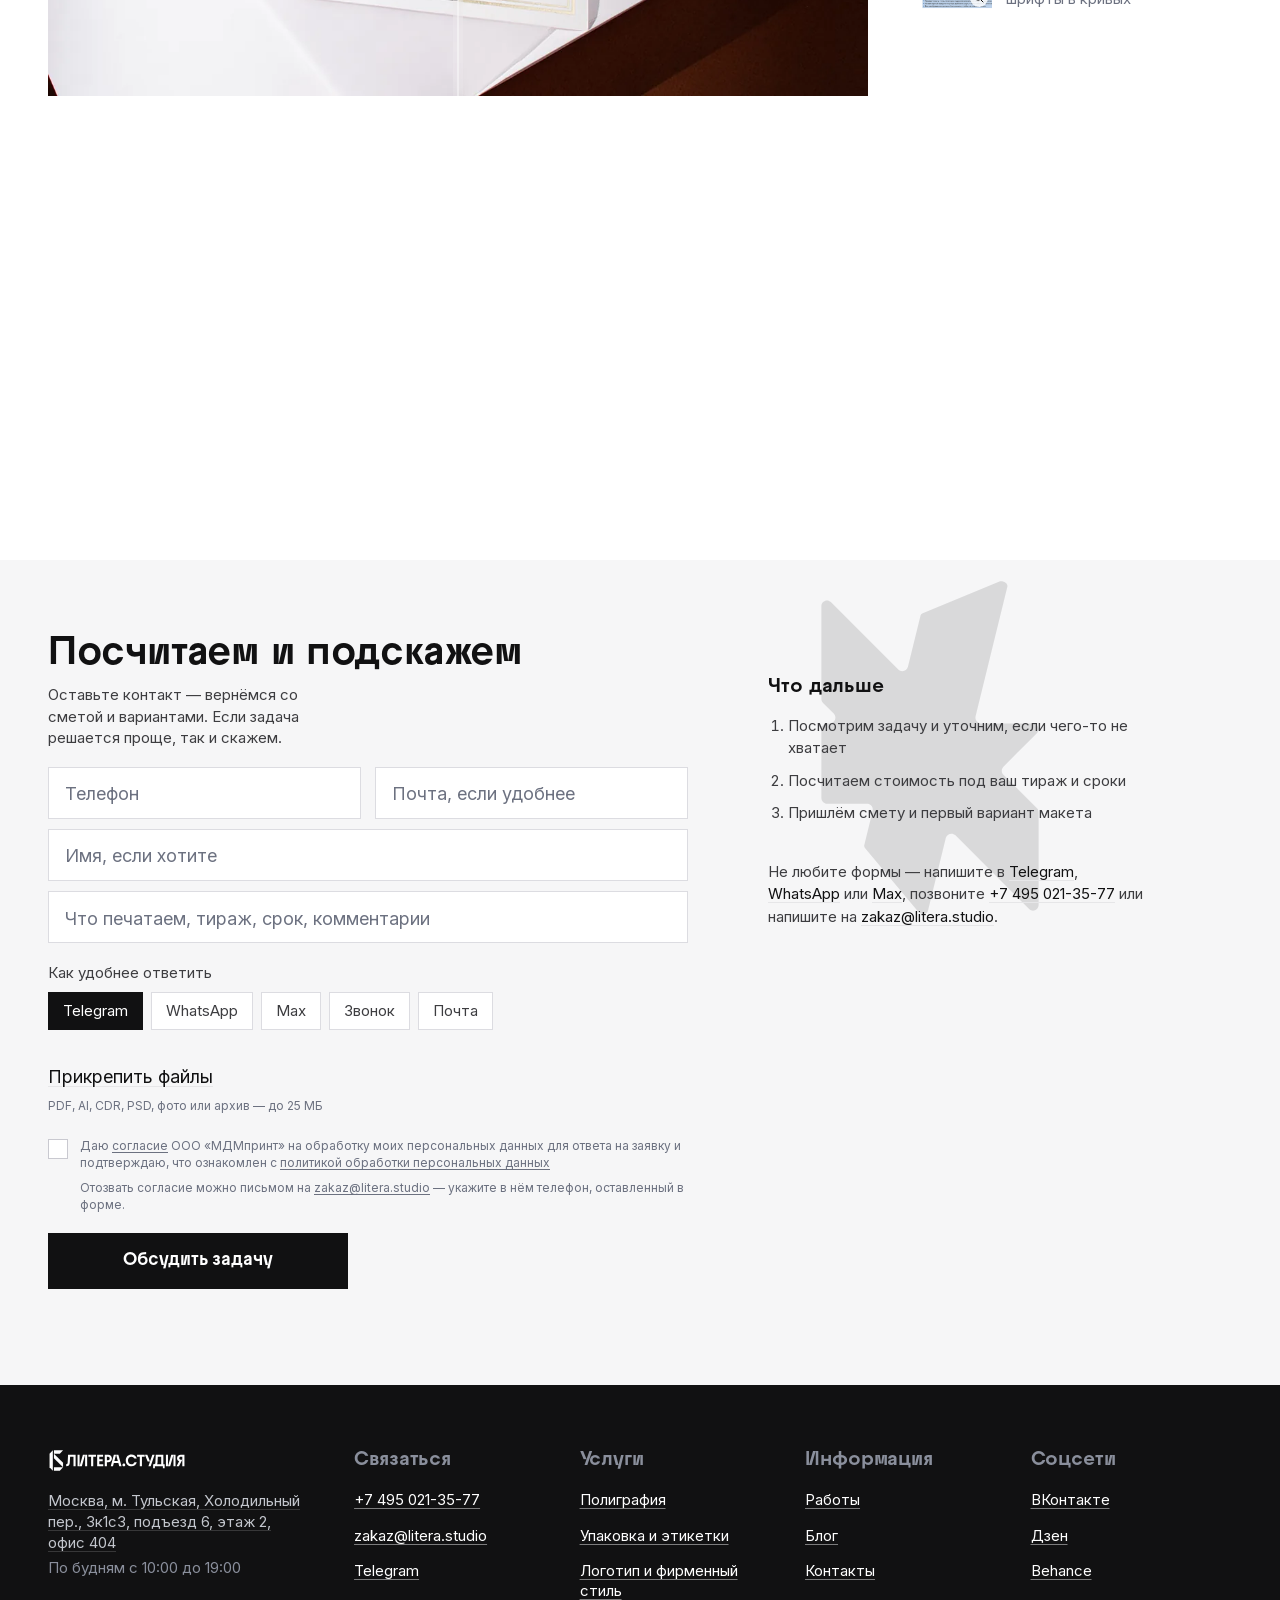
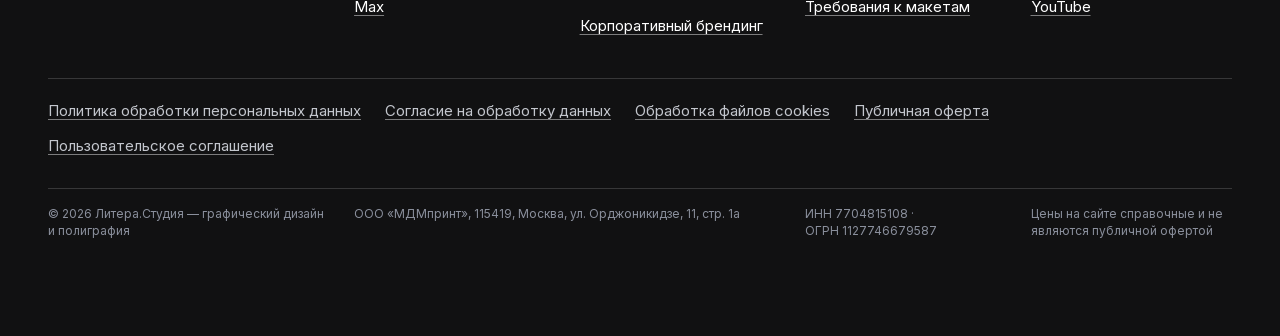
<file: home.html>
<!doctype html>
<!-- СОБРАНО build.py. Не править этот файл: правки затрутся при следующей сборке.
     Исходник страницы — _pages/index.html, общие части — _parts/. -->
<html lang="ru">
<head>
<meta charset="utf-8">
<meta name="viewport" content="width=device-width, initial-scale=1, viewport-fit=cover">
<!-- Цвет строки статуса. Переключается в assets/js/header.js:
     тёмный на фотографии, белый когда шапка стала белой полосой. -->
<meta name="theme-color" content="#111112">
<meta property="og:type" content="website">
<meta property="og:site_name" content="Литера.Студия">
<meta property="og:locale" content="ru_RU">
<meta name="twitter:card" content="summary_large_image">
<link rel="preload" href="assets/fonts/inter-cyrillic.woff2" as="font" type="font/woff2" crossorigin>
<link rel="preload" href="assets/fonts/raptor-v2-premium-700.woff2" as="font" type="font/woff2" crossorigin>
<!-- ── Набор для любой страницы сайта ──────────────────────────────────
     Эти файлы можно подключать и на страницах старого дизайна: в них нет
     ни одного правила, которое красит чужую вёрстку. Всё своё живёт
     на классах с приставкой `ls-`.
     Сюда же входят компоненты шапки, меню, футера, виджета и куки-баннера —
     они помечены ниже. -->
<link rel="stylesheet" href="assets/css/tokens.css?v=436">
<link rel="stylesheet" href="assets/css/base.css?v=435">

<!-- ── Только для шаблонов нового дизайна ──────────────────────────────
     Правила на голых `html`, `body` и `h2`. На чужой странице покрасят фон
     в тёмный и переведут заголовки на Raptor. -->
<link rel="stylesheet" href="assets/css/page.css?v=435">

<!-- Кнопка — базовый компонент, поэтому идёт сразу за базой:
     остальные компоненты должны иметь возможность её перебить.
     Нужна и общему набору: кнопки есть в шапке, виджете и куки-баннере. -->
<link rel="stylesheet" href="assets/css/components/button.css?v=435">

<!-- Компоненты. Список одинаков для всех страниц: набор блоков у них
     разный, но система одна, и лишний файл на 20 строк дешевле, чем два
     расходящихся списка. Порядок — по следованию на странице, он важен
     при равной специфичности. -->
<link rel="stylesheet" href="assets/css/components/shell.css?v=435">
<!-- общие: идут на любой странице сайта -->
<link rel="stylesheet" href="assets/css/components/header.css?v=435">
<link rel="stylesheet" href="assets/css/components/menu.css?v=435">
<link rel="stylesheet" href="assets/css/components/cookie.css?v=435">
<link rel="stylesheet" href="assets/css/components/hero.css?v=435">
<link rel="stylesheet" href="assets/css/components/intro.css?v=435">
<link rel="stylesheet" href="assets/css/components/can.css?v=19">
<link rel="stylesheet" href="assets/css/components/dirs.css?v=1">
<link rel="stylesheet" href="assets/css/components/before-after.css?v=19">
<link rel="stylesheet" href="assets/css/components/value.css?v=442">
<link rel="stylesheet" href="assets/css/components/works.css?v=452">
<link rel="stylesheet" href="assets/css/components/shorts.css?v=7">
<link rel="stylesheet" href="assets/css/components/rows.css?v=435">
<link rel="stylesheet" href="assets/css/components/catalog.css?v=435">
<link rel="stylesheet" href="assets/css/components/specs.css?v=436">
<link rel="stylesheet" href="assets/css/components/steps.css?v=444">
<link rel="stylesheet" href="assets/css/components/faq.css?v=435">
<link rel="stylesheet" href="assets/css/components/clients.css?v=8">
<link rel="stylesheet" href="assets/css/components/figures.css?v=435">
<link rel="stylesheet" href="assets/css/components/form.css?v=437">
<link rel="stylesheet" href="assets/css/components/modal.css?v=6">
<link rel="stylesheet" href="assets/css/components/text.css?v=435">
<link rel="stylesheet" href="assets/css/components/related.css?v=435">
<!-- общие: идут на любой странице сайта -->
<link rel="stylesheet" href="assets/css/components/footer.css?v=435">
<link rel="stylesheet" href="assets/css/components/copy-tip.css?v=435">
<link rel="stylesheet" href="assets/css/components/chat.css?v=437">

<!-- Раскладка идёт последней: её медиазапросы должны перебивать компоненты,
     иначе обёртка-телефон для десктопа не срабатывает. -->
<link rel="stylesheet" href="assets/css/layout.css?v=444">
<link rel="stylesheet" href="assets/css/motion.css?v=436">
<title>Литера.Студия — дизайн и печать в Москве</title>
<meta name="description" content="Дизайн подарочных сертификатов: нарисуем с нуля или подготовим готовый макет. Печатаем на своём производстве.">

<!-- Канонический адрес: страница доступна и по адресу с параметрами utm,
     без этого поиск считает их разными страницами. -->
<link rel="canonical" href="https://litera.studio/dizajn-sertifikata">

<meta property="og:title" content="Подарочный сертификат — дизайн и печать">
<meta property="og:description" content="Дизайн подарочных сертификатов: нарисуем с нуля или подготовим готовый макет. Печатаем на своём производстве.">
<meta property="og:url" content="https://litera.studio/dizajn-sertifikata">
<meta property="og:image" content="https://litera.studio/assets/img/p1.jpg">

<!-- Путь для поиска: в выдаче он показывается вместо адреса страницы.
     Здесь он полный, а на экране крошка сокращена до одного шага вверх —
     на телефоне цепочка из четырёх звеньев занимает две строки и режется.
     Разметку нельзя вынести в отдельный файл: по внешней ссылке поисковики
     структурированные данные не читают. -->
<script type="application/ld+json">
{"@context":"https://schema.org","@type":"BreadcrumbList","itemListElement":[
{"@type":"ListItem","position":1,"name":"Главная","item":"https://litera.studio/"},
{"@type":"ListItem","position":2,"name":"Полиграфия","item":"https://litera.studio/poligrafiya"},
{"@type":"ListItem","position":3,"name":"Листовая полиграфия","item":"https://litera.studio/listovaya-poligrafiya"},
{"@type":"ListItem","position":4,"name":"Подарочный сертификат","item":"https://litera.studio/dizajn-sertifikata"}]}
</script>
<!-- Услуга: цена «от», валюта и город. Даёт в выдаче строку с ценой.
     Числа держать в согласии с первым экраном — при правке менять оба места. -->
<script type="application/ld+json">
{"@context":"https://schema.org","@type":"Service","name":"Дизайн и печать подарочных сертификатов",
"serviceType":"Полиграфия","url":"https://litera.studio/dizajn-sertifikata",
"areaServed":{"@type":"City","name":"Москва"},
"provider":{"@type":"Organization","name":"Литера.Студия","url":"https://litera.studio/",
"telephone":"+7 495 021-35-77","email":"zakaz@litera.studio",
"address":{"@type":"PostalAddress","addressLocality":"Москва","addressCountry":"RU",
"streetAddress":"Холодильный пер., 3к1с3"}},
"offers":{"@type":"Offer","price":"1500","priceCurrency":"RUB",
"availability":"https://schema.org/InStock","url":"https://litera.studio/dizajn-sertifikata"}}
</script>

<!-- Вопросы: собраны из блока «Частые вопросы» на этой же странице.
     Правило поиска — разметка обязана дословно совпадать с видимым текстом,
     поэтому при правке вопросов правится и здесь. -->
<script type="application/ld+json">
{"@context":"https://schema.org","@type":"FAQPage","mainEntity":[{"@type":"Question","name":"Что входит в цену?","acceptedAnswer":{"@type":"Answer","text":"В 1 500 ₽ входит печать тиража от 50 штук на нашей бумаге. Дизайн считаем отдельно: готовый макет печатаем как есть, а если рисуем с нуля — назовём стоимость после первого разговора, она зависит от сложности."}},{"@type":"Question","name":"А если у меня нет макета?","acceptedAnswer":{"@type":"Answer","text":"Сделаем сами: соберём из вашего текста и логотипа или придумаем концепцию. Стоимость дизайна зависит от сложности, назовём её до начала работы."}},{"@type":"Question","name":"Сколько правок входит в стоимость?","acceptedAnswer":{"@type":"Answer","text":"Две по согласованному направлению. Обычно хватает: до отрисовки мы обсуждаем повод, текст и стиль, поэтому первый вариант редко расходится с ожиданием. Дальнейшие правки считаем отдельно и предупреждаем заранее."}},{"@type":"Question","name":"А если макет не понравился?","acceptedAnswer":{"@type":"Answer","text":"Скажите, что не так — покажем второй вариант, он входит в стоимость. Если не совпало само направление, вернёмся к разговору о задаче и начнём заново, а не будем чинить неподходящий макет правками."}},{"@type":"Question","name":"В каком виде присылать файл?","acceptedAnswer":{"@type":"Answer","text":"Лучше всего PDF в CMYK с вылетами от 3 мм. Принимаем и рабочие файлы: AI, CDR, PSD, EPS. Подробнее — в требованиях к макетам. Не уверены, что с файлом всё в порядке — пришлите как есть, проверим и скажем, что поправить."}},{"@type":"Question","name":"Есть ли минимальный тираж?","acceptedAnswer":{"@type":"Answer","text":"Печатаем от 50 штук. Меньше — тоже возьмёмся, но за штуку выйдет заметно дороже: подготовка стоит одинаково и на 20 экземплярах, и на 500."}},{"@type":"Question","name":"Почему цвет на экране и на бумаге разный?","acceptedAnswer":{"@type":"Answer","text":"Экран светится, бумага отражает свет — часть экранных цветов на ней просто недостижима. Поэтому перед тиражом показываем распечатку: по ней видно, каким цвет будет на самом деле."}},{"@type":"Question","name":"Можно допечатать тираж позже?","acceptedAnswer":{"@type":"Answer","text":"Можно, файлы храним. Но цвет второй партии может немного отличаться от первой, а небольшой доптираж выходит дороже за штуку. Если знаете, что понадобится ещё, лучше заложить запас сразу."}}]}
</script>
</head>
<body>
<!-- Первая цель табуляции: с клавиатуры и со скринридера можно перескочить
     шапку с меню и попасть сразу в содержимое. -->
<a class="ls-skip" href="#main">К содержанию</a>
<main class="ls-card" id="main">
  <header class="ls-topbar">
    <!-- Логотип файлом (`assets/img/logo.svg`), а не набран шрифтом: знак берём
         из бренд-ассетов. Показывает его CSS-маска, поэтому он перекрашивается
         вместе с шапкой. Название остаётся текстом для скринридера и поиска. -->
    <a class="ls-wordmark" href="./">
      <span class="ls-sr-only">Литера.Студия — дизайн и печать</span>
      <i class="ls-wordmark-mark" aria-hidden="true"></i>
      <span class="ls-wordmark-text" aria-hidden="true">
        <i class="ls-wordmark-name"></i>
        <span class="ls-wordmark-tag">дизайн и печать</span>
      </span>
    </a>

    <!-- Навигация десктопа, на телефоне её заменяет бургер. Состав по данным
         аудита (см. ДАННЫЕ.md): список услуг, контакты, телефон. Проекты, кейсы
         и блог сюда не берём — блог даёт 36,5% трафика и 2,7% заявок,
         у кейсов 42 визита за год, портфолио ищут 3 запроса из 2256. -->
    <nav class="ls-topnav" aria-label="Разделы сайта">
      <button class="ls-topnav-menu" type="button" aria-expanded="false" aria-controls="menu">Услуги<svg width="14" height="14" viewBox="0 0 16 16" fill="none" stroke="currentColor" stroke-width="2" stroke-linecap="round" aria-hidden="true"><path d="M4 6.5l4 4 4-4"/></svg></button>
      <a href="/projects">Работы</a>
      <a href="/blog">Блог</a>
      <a href="/contacts">Контакты</a>
    </nav>
    <!-- Место для поля поиска: с 1280 скрипт переносит его сюда из панели меню.
         Ниже 1280 в шапке для него нет места, и поиск остаётся в панели. -->
    <div class="ls-topbar-search"></div>
    <!-- Телефон: 8,1% поисковых показов — гео-запросы, и это признак живой
         компании с производством. На десктопе он не звонилка — клик копирует
         номер, см. copy-contact.js. -->
    <div class="ls-topbar-tel">
      <a class="ls-topbar-phone" href="tel:+74950213577">+7 495 021-35-77</a>
            <span class="ls-topbar-tel-note">Звонок бесплатный</span>
    </div>
    <a class="ls-btn ls-btn-main ls-btn-xs ls-topbar-cta" href="#zayavka" tabindex="-1" aria-hidden="true">Обсудить</a>
    <button class="ls-burger" type="button" aria-label="Меню" aria-expanded="false" aria-controls="menu">
      <span class="ls-ico" aria-hidden="true"><i></i><i></i><i></i></span>
    </button>
  </header>
  <!-- Метка для наблюдателя в header.js: пока она видна, шапка не сжата.
       Стоит сразу за шапкой и до содержимого — порядок общий для всех
       страниц, иначе шапка на разных страницах сжимается в разных местах. -->
  <i class="ls-scroll-sentinel" aria-hidden="true"></i>

  <div class="ls-menu" id="menu" aria-label="Меню" hidden>
    <form class="ls-menu-search" role="search" method="get" action="/">
      <label class="ls-sr-only" for="q">Поиск по услугам</label>
      <svg class="ls-menu-search-ico" width="18" height="18" viewBox="0 0 20 20" fill="none"
        stroke="currentColor" stroke-width="1.7" aria-hidden="true"><circle cx="8.5" cy="8.5" r="6.5"/><path d="M13.5 13.5L19 19"/></svg>
      <input id="q" name="s" type="search" placeholder="Поиск услуг" autocomplete="off"
        enterkeyhint="search">
      <button class="ls-menu-search-clear" type="button" aria-label="Очистить" hidden>
        <svg width="14" height="14" viewBox="0 0 16 16" fill="none" stroke="currentColor"
          stroke-width="1.8" stroke-linecap="round" aria-hidden="true"><path d="M3 3l10 10M13 3L3 13"/></svg>
      </button>
    </form>

        <nav class="ls-menu-main" aria-label="Разделы">
      <a class="ls-menu-group" href="/poligrafiya" aria-expanded="false" aria-controls="sub0"><span class="ls-menu-group-name"><span class="ls-nw">Полиграфия <svg width="14" height="14" viewBox="0 0 16 16" fill="none" stroke="currentColor" stroke-width="2" stroke-linecap="round" aria-hidden="true"><path d="M4 6.5l4 4 4-4"/></svg></span></span></a>
      <div class="ls-menu-sub" id="sub0" hidden>
        <div>
          <a class="ls-menu-all" href="/poligrafiya">Все услуги раздела</a>
          <a href="/listovaya-poligrafiya">Листовая полиграфия</a>
          <a href="/dizajn-mnogostranichnoj-produkcii">Многостраничные издания</a>
          <a href="/verstka-poligrafii">Вёрстка полиграфии</a>
          <a href="/dizajn-kalendarya">Календари</a>
          <a href="/dizajn-shirokoformatnoj-poligrafii">Широкоформатная</a>
          <a href="/dizajn-dlya-bara">Меню и прайсы</a>
          <a href="/pechati-papki-plastikovye-karty">Папки, печати, пластиковые карты</a>
          <a href="/svadebnaya-poligrafiya">Свадебная полиграфия</a>
          <a href="/karty-i-nastolnye-igry">Карты и настольные игры</a>
          <a href="/illyustracii">Иллюстрации</a>
          <a href="/prepress">Подготовка к печати</a>
        </div>
      </div>
      <a class="ls-menu-group" href="/upakovka-i-etiketki" aria-expanded="false" aria-controls="sub1"><span class="ls-menu-group-name">Упаковка и <span class="ls-nw">этикетки <svg width="14" height="14" viewBox="0 0 16 16" fill="none" stroke="currentColor" stroke-width="2" stroke-linecap="round" aria-hidden="true"><path d="M4 6.5l4 4 4-4"/></svg></span></span></a>
      <div class="ls-menu-sub" id="sub1" hidden>
        <div>
          <a class="ls-menu-all" href="/upakovka-i-etiketki">Все услуги раздела</a>
          <a href="/dizajn-i-pechat-kashirovannyh-korobok-iz-zhyostkogo-kartona">Кашированные коробки</a>
          <a href="/dizajn-i-pechat-korobok-iz-kartona">Картонные коробки</a>
          <a href="/dizajn-i-pechat-korobok-iz-mgk">Коробки из МГК</a>
          <a href="/dizajn-i-pechat-korobok-s-lozhementom">Ложементы и вставки</a>
          <a href="/dizajn-naklejki">Этикетки и наклейки</a>
          <a href="#" data-soon>Упаковочные материалы</a> <!-- страницы ещё нет, новая подгруппа -->
        </div>
      </div>
      <a class="ls-menu-group" href="/razrabotka-dizajna-logotipa-kompanii" aria-expanded="false" aria-controls="sub2"><span class="ls-menu-group-name">Логотип и фирменный <span class="ls-nw">стиль <svg width="14" height="14" viewBox="0 0 16 16" fill="none" stroke="currentColor" stroke-width="2" stroke-linecap="round" aria-hidden="true"><path d="M4 6.5l4 4 4-4"/></svg></span></span></a>
      <div class="ls-menu-sub" id="sub2" hidden>
        <div>
          <a class="ls-menu-all" href="/razrabotka-dizajna-logotipa-kompanii">Все услуги раздела</a>
          <a href="/razrabotka-dizajna-maskota-brenda">Маскот бренда</a>
          <a href="/razrabotka-brendbuka">Брендбук и гайдлайн</a>
          <a href="/dizajn-firmennyh-nositelej">Фирменные носители</a>
          <a href="/redizajn-logotipa-i-firmennyh-nositelej">Редизайн логотипа</a>
        </div>
      </div>
      <a class="ls-menu-group" href="/korporativnyj-brending-suveniry" aria-expanded="false" aria-controls="sub3"><span class="ls-menu-group-name">Корпоративный <span class="ls-nw">брендинг <svg width="14" height="14" viewBox="0 0 16 16" fill="none" stroke="currentColor" stroke-width="2" stroke-linecap="round" aria-hidden="true"><path d="M4 6.5l4 4 4-4"/></svg></span></span></a>
      <div class="ls-menu-sub" id="sub3" hidden>
        <div>
          <a class="ls-menu-all" href="/korporativnyj-brending-suveniry">Все услуги раздела</a>
          <a href="/korporativnyj-merch">Корпоративный мерч</a>
          <a href="/dizajn-suvenirnoj-produkcii">Брендирование сувениров</a>
          <a href="/korporativnye-podarochnye-nabory">Подарочные наборы</a>
        </div>
      </div>
    </nav>

  <nav class="ls-menu-more" aria-label="Информация">
      <a href="/projects">Работы</a>
      <a href="/blog">Блог</a>
      <a href="/contacts">Контакты</a>
    </nav>

    <div class="ls-menu-foot">
      <a href="tel:+74950213577">+7 495 021-35-77</a>
      <a href="mailto:zakaz@litera.studio">zakaz@litera.studio</a>
      <p class="ls-menu-links">
        <a href="https://t.me/litera_studio">Telegram</a>
        <a href="https://api.whatsapp.com/send?phone=79777936481">WhatsApp</a>
        <a href="https://max.ru/u/f9LHodD0cOIV9InOx6ulNiryFx5jU7n5eIY9DliBnMiKjsrZAmOxnfX0e38">Max</a>
      </p>
    </div>
  </div>

  <!-- Первый экран главной.

       Что на нём должно быть — по данным, не по вкусу. 41,4% поисковых показов
       содержат «цена» или «стоимость»: это самый крупный интент аудитории.
       20,3% содержат «типография» — приходят за тиражом, а не за макетом.
       7,2% — гео-слова. Портфолио и отзывы не ищут вообще (`ДАННЫЕ.md`).

       Цифру назвать нельзя, заказчик цен не обещает. Поэтому на интент цены
       отвечаем не числом, а обещанием сметы — той же формулировкой, что уже
       согласована в форме: посчитаем под тираж и срок, скажем, если проще.

       Экран короткий: 69,2% визитов с телефонов приходят с узких экранов.
       Кадр — не одна услуга: сертификат в герое сводил студию к сертификатам.

       Кадр: карты с упаковкой. Он показывает и печать, и отделку, и упаковку
       разом, то есть не сводит студию к одному изделию. Снимок с пакетом
       Ozon в герое стоять не может — это чужой бренд без разрешения,
       и он же повторялся в карточке направления. -->
  <div class="ls-lead">
    <figure class="ls-hero">
      <picture>
        <source srcset="assets/img/p2.webp" type="image/webp">
        <img fetchpriority="high" src="assets/img/p2.jpg" width="900" height="457" alt="Колода карт с коробкой: печать, отделка и упаковка одной работой">
      </picture>
    </figure>

    <div class="ls-body">
      <i class="ls-body-sentinel ls-chat-sentinel" aria-hidden="true"></i>
      <h1 class="ls-title">Дизайн-студия и типография</h1>
      <p class="ls-desc">Рисуем макет и печатаем тираж на своём производстве
        в Москве. Посчитаем под ваш тираж и срок, а если задача решается
        проще — так и скажем.</p>
    </div>

    <div class="ls-cta">
      <a class="ls-btn ls-btn-main" href="#zayavka">Рассчитать тираж</a>
    </div>

    <p class="ls-cta-alt"><a href="https://t.me/litera_studio"><span>Написать в Telegram</span></a> или <a href="https://max.ru/u/f9LHodD0cOIV9InOx6ulNiryFx5jU7n5eIY9DliBnMiKjsrZAmOxnfX0e38"><span>Max</span></a></p>
  </div>

  <div class="ls-rest">
    <i class="ls-rest-sentinel" aria-hidden="true"></i>

    <!-- Направления. Главная страница у студии одна, а работ четыре вида,
         и человек с главной идёт выбирать. Поэтому первым делом после кадра —
         развилка, а не рассказ о себе.

         Снимки настоящие, с litera.studio. Порядок по деньгам: полиграфия
         даёт основную выручку, брендинг — самый дорогой чек. -->
    <section class="ls-dirs">
      <h2>Что делаем</h2>
      <ul>
        <li><a href="/poligrafiya">
          <span class="ls-dir-pic"><img loading="lazy" decoding="async" src="assets/img/dirs/poligrafiya.jpg" width="1200" height="800" alt="Корпоративная открытка с тиснением фольгой"></span>
          <b>Полиграфия</b>
          <span>Визитки, открытки, сертификаты, каталоги, бланки</span>
        </a></li>
        <li><a href="/upakovka-i-etiketki">
          <span class="ls-dir-pic"><img loading="lazy" decoding="async" src="assets/img/dirs/upakovka.jpg" width="1200" height="800" alt="Бумажный пакет с зеркальной ламинацией"></span>
          <b>Упаковка и этикетки</b>
          <span>Коробки, пакеты, этикетки, подарочные наборы</span>
        </a></li>
        <li><a href="/logotip-i-firmennyj-stil">
          <span class="ls-dir-pic"><img loading="lazy" decoding="async" src="assets/img/dirs/logotip.jpg" width="1200" height="800" alt="Корпоративный стикерпак для бренда"></span>
          <b>Логотип и фирменный стиль</b>
          <span>Знак, гайдлайн, носители, макеты под печать</span>
        </a></li>
        <li><a href="/korporativnyj-brending">
          <span class="ls-dir-pic"><img loading="lazy" decoding="async" src="assets/img/dirs/brending.jpg" width="1200" height="800" alt="Брендированные акриловые обвесы"></span>
          <b>Корпоративный брендинг</b>
          <span>Мерч, обвесы, оформление событий и офисов</span>
        </a></li>
      </ul>
    </section>


    <section class="ls-works">
      <!-- Надзаголовок объясняет, что это за блок, а режимы набраны как
           заголовок: они и есть то, что человек выбирает. Счётчик рядом
           с «Видео» нужен затем, что за невыбранной вкладкой контента
           не видно — по цифре сразу понятно, есть там что-то или нет. -->
      <div class="ls-works-head">
        <div>
          <!-- Заголовок остаётся в разметке, но не на экране: режимы читаются
               как название блока, а скринридеру и поиску нужно слово. -->
          <h2 class="ls-sr-only">Работы</h2>
          <div class="ls-works-tabs" role="tablist" aria-label="Что показывать">
            <button type="button" role="tab" aria-selected="true" aria-controls="works-photo" id="tab-photo">Фото<em>6</em></button>
            <i aria-hidden="true">·</i>
            <button type="button" role="tab" aria-selected="false" aria-controls="works-video" id="tab-video">Видео<em>3</em></button>
          </div>
        </div>
        <a href="/projects">В портфолио</a>
      </div>
      <!-- Плитки ведут в общее портфолио: отдельных страниц работ пока нет.
         Когда появятся, CMS подставит их адреса вместо /projects. -->
    <!-- Подпись работы: `.ls-work-tags` — это «отрасль · особенность». Туда же
         должно встать имя клиента вместо отрасли: «Ozon Реклама · коробка
         с грамотой». Тогда клиенты доказывают собой работы, а отдельная роспись
         имён внизу не нужна — так устроено у &Walsh, Studio Dumbar и Логомашины.
         Нужен ответ менеджера, чья работа за каким клиентом и кого можно
         называть; пока стоят отрасли. -->
    <ul class="ls-works-list" id="works-photo" role="tabpanel" aria-labelledby="tab-photo">
                <li class="ls-work ls-has-shots"><a href="/projects" data-cursor="Посмотреть работу">
          <i class="ls-zone" aria-hidden="true"></i>
          <i class="ls-zone" aria-hidden="true"></i>
          <i class="ls-zone" aria-hidden="true"></i>
          <span class="ls-shots">
            <picture>
              <source srcset="assets/img/p2.webp" type="image/webp">
              <img loading="lazy" decoding="async" src="assets/img/p2.jpg" width="900" height="457" alt="Сертификат на дизайнерской бумаге с тиснением">
            </picture>
            <picture>
              <source srcset="assets/img/p4.webp" type="image/webp">
              <img loading="lazy" decoding="async" src="assets/img/p4.jpg" width="900" height="457" alt="">
            </picture>
            <picture>
              <source srcset="assets/img/p5.webp" type="image/webp">
              <img loading="lazy" decoding="async" src="assets/img/p5.jpg" width="900" height="457" alt="">
            </picture>
          </span>
          <span class="ls-dots" aria-hidden="true"><i></i><i></i><i></i></span>
          <b>Сертификаты с тиснением</b>
          <span class="ls-work-tags">Студия растяжки · тиснение фольгой</span>
        </a></li>
        <li class="ls-work"><a href="/projects" data-cursor="Посмотреть работу">
          <picture>
          <source srcset="assets/img/p3.webp" type="image/webp">
          <img loading="lazy" decoding="async" src="assets/img/p3.jpg" width="900" height="497" alt="Подарочные сертификаты с золотой фольгой">
        </picture>
          <b>Подарочные карты с фольгой</b>
          <span class="ls-work-tags">Салон красоты · фольга, скругление углов</span>
        </a></li>
        <li class="ls-work"><a href="/projects" data-cursor="Посмотреть работу">
          <picture>
          <source srcset="assets/img/p4.webp" type="image/webp">
          <img loading="lazy" decoding="async" src="assets/img/p4.jpg" width="900" height="457" alt="Сертификаты в конверте с логотипом">
        </picture>
          <b>Сертификаты в конвертах</b>
          <span class="ls-work-tags">Ресторан · конверт под формат</span>
        </a></li>
        <li class="ls-work"><a href="/projects" data-cursor="Посмотреть работу">
          <picture>
          <source srcset="assets/img/p5.webp" type="image/webp">
          <img loading="lazy" decoding="async" src="assets/img/p5.jpg" width="900" height="457" alt="Комплект сертификатов разных номиналов">
        </picture>
          <b>Комплект на четыре номинала</b>
          <span class="ls-work-tags">Магазин подарков · четыре номинала</span>
        </a></li>
                <li class="ls-work"><a href="/projects" data-cursor="Посмотреть работу">
          <picture>
          <source srcset="assets/img/p1.webp" type="image/webp">
          <img loading="lazy" decoding="async" src="assets/img/p1.jpg" width="900" height="457" alt="Сертификат на розовой бумаге с QR-кодом">
        </picture>
          <b>Сертификаты с QR-кодом</b>
          <span class="ls-work-tags">Фитнес-студия · QR и сквозной номер</span>
        </a></li>
        <li class="ls-work"><a href="/projects" data-cursor="Посмотреть работу">
          <picture>
          <source srcset="assets/img/p3.webp" type="image/webp">
          <img loading="lazy" decoding="async" src="assets/img/p3.jpg" width="900" height="497" alt="Подарочные сертификаты с фольгой">
        </picture>
          <b>Именные сертификаты</b>
          <span class="ls-work-tags">Барбершоп · именная печать</span>
        </a></li>
      </ul>
          <ul class="ls-shorts-list" id="works-video" role="tabpanel" aria-labelledby="tab-video" hidden>
        <li class="ls-short"><a href="https://vk.com/video191195025_456239176" data-video="191195025_456239176" data-cursor="Смотреть ролик" target="_blank" rel="noopener">
          <img loading="lazy" decoding="async" src="assets/img/shorts/v1.jpg" width="405" height="720" alt="Печать подарочных сертификатов">
          <i class="ls-short-play" aria-hidden="true"><svg width="15" height="18" viewBox="0 0 15 18" fill="currentColor" aria-hidden="true"><path d="M15 9 0 18V0Z"/></svg></i>
        </a></li>
        <li class="ls-short"><a href="https://vk.com/video191195025_456239214" data-video="191195025_456239214" data-cursor="Смотреть ролик" target="_blank" rel="noopener">
          <img loading="lazy" decoding="async" src="assets/img/shorts/v2.jpg" width="405" height="720" alt="Сертификаты с тиснением, крупный план">
          <i class="ls-short-play" aria-hidden="true"><svg width="15" height="18" viewBox="0 0 15 18" fill="currentColor" aria-hidden="true"><path d="M15 9 0 18V0Z"/></svg></i>
        </a></li>
        <li class="ls-short"><a href="https://vk.com/video191195025_456239129" data-video="191195025_456239129" data-cursor="Смотреть ролик" target="_blank" rel="noopener">
          <img loading="lazy" decoding="async" src="assets/img/shorts/v3.jpg" width="405" height="720" alt="Готовый тираж сертификатов">
          <i class="ls-short-play" aria-hidden="true"><svg width="15" height="18" viewBox="0 0 15 18" fill="currentColor" aria-hidden="true"><path d="M15 9 0 18V0Z"/></svg></i>
        </a></li>
      </ul>
    </section>




    <!-- Группы обёрнуты, чтобы не разрывались между колонками на десктопе:
       заголовок, строки и раскрытие «Ещё…» должны остаться вместе. -->
    <!-- Было и стало. Пока снимков нет — две заглушки разной светлоты,
         чтобы движение шторки было видно. Когда появятся, вместо .ls-ba-stub
         встанут <picture> с макетом до правки и после. -->

    <section class="ls-ba">
      <h2>Лечим макеты</h2>
      <div class="ls-ba-frame" style="--pos:50%">
        <span class="ls-ba-before">
          <picture>
            <source srcset="assets/img/ba/before.webp" type="image/webp">
            <img src="assets/img/ba/before.jpg" width="1200" height="800" loading="lazy" decoding="async"
              alt="Тот же сертификат до работы студии: системный шрифт, тонкая рамка, клипарт-завиток">
          </picture>
          <span class="ls-ba-tag">До</span>
        </span>
        <span class="ls-ba-after">
          <picture>
            <source srcset="assets/img/ba/after.webp" type="image/webp">
            <img src="assets/img/ba/after.jpg" width="1200" height="800" loading="lazy" decoding="async"
              alt="Сертификат BOURBAKI после работы студии: золотая рамка, тиснёный логотип, номер">
          </picture>
          <span class="ls-ba-tag">После</span>
        </span>
        <span class="ls-ba-handle" aria-hidden="true"></span>
        <input class="ls-ba-range" type="range" min="0" max="100" value="50" step="1"
          aria-label="Сравнить макет до правки и после">
      </div>
      <div class="ls-ba-side">
      <p>Тот же тираж и та же бумага. Поменялись только вёрстка, шрифт и поля —
        и сертификат перестал выглядеть распечаткой.</p>
      <!-- Выход из блока: человек только что увидел, что макет можно вылечить,
           и здесь ему предлагают показать свой. Кнопка ведёт в форму и сразу
           открывает выбор файла, а на десктопе макет можно просто перетащить
           на эту плашку — он попадёт в форму сам (`ba-check.js`). Без скрипта
           остаётся обычная ссылка на форму. -->
      <div class="ls-ba-cta">
        <b>Покажите свой макет</b>
        <p>Посмотрим и вернёмся со списком, что в нём чинить. Это бесплатно
          и ни к чему не обязывает.</p>
        <a class="ls-btn ls-btn-main ls-btn-s" href="#zayavka">Проверить макет</a>
        <span class="ls-ba-drop">или перетащите файл сюда</span>
      </div>
      <!-- Памятка под плашкой, отдельной строкой: её открывают до отправки,
           а не вместо. В рамке она читалась частью призыва. Строка собрана тем
           же классом, что строки материалов, чтобы не заводить свою вёрстку
           под один пункт. -->
      <ul class="ls-rows ls-ba-req">
        <li><a class="ls-row-body" href="/trebovaniya-k-maketam" data-pic="assets/img/trebovaniya.webp" data-alt="Требования к макетам: CMYK, 300 dpi, шрифты в кривые, вылеты не менее 3 мм, отступы от края реза не менее 5 мм">
          <span class="ls-thumb">
            <img loading="lazy" decoding="async" src="assets/img/trebovaniya.webp" width="1430" height="1055" alt="Памятка по требованиям: CMYK, 300 dpi, вылеты и отступы">
          </span>
          <div>
            <b>Требования к макетам</b>
            <p>CMYK, 300 dpi, вылеты 3 мм, шрифты в кривых</p>
          </div>
        </a></li>
      </ul>

      </div>
    </section>

      <section class="ls-how">
    <h2>Как мы работаем</h2>
    <ol>
      <li>
        <div>
          <b>Разбираемся в задаче</b><p><span class="ls-term">В день обращения.</span> Спросим про тираж, сроки и повод. От этого зависят бумага, способ печати и цена.</p>
        </div>
      </li>
      <li>
        <div>
          <b>Считаем и показываем макет</b><p><span class="ls-term">1–2 дня.</span> Присылаем смету и первый вариант. Правки по макету входят в стоимость.</p>
        </div>
      </li>
      <li>
        <div>
          <b>Согласуем цвет и материал</b><p><span class="ls-term">1 день.</span> Покажем образцы бумаги и распечатку — так вы увидите тираж заранее, а не после печати.</p>
        </div>
      </li>
      <li>
        <div>
          <b>Печатаем и отдаём</b><p><span class="ls-term">2–5 дней.</span> Печать на своём производстве. Забираете сами или привозим по адресу.</p>
        </div>
      </li>
    </ol>

        <p class="ls-how-total">Весь путь от заявки до готового тиража — <b>4–8 дней</b></p>
  </section>

    <section class="ls-lead-form" id="zayavka">
        <svg class="ls-lead-mark" viewBox="0 0 113.12 161.82" fill="currentColor" aria-hidden="true"><path d="m53.39,38.49l-4.17,17.01c-.35,1.45-2.16,1.95-3.21.9l-22.43-22.43c-1.16-1.16-3.15-.34-3.15,1.31v30.92c0,.49.19.96.54,1.31l3.55,3.55c1.2,1.2.35,3.26-1.35,3.26h-.82c-1.06,0-1.92.86-1.92,1.92v22.93c0,1.06.86,1.92,1.92,1.92h13.26c1.24,0,2.15,1.16,1.86,2.37l-2.79,11.37c-.09.35.02.73.3,1.06l17.6,21.04c.93,1.11,3,.99,3.29-.18l5.95-24.28c.35-1.45,2.16-1.95,3.21-.9l24.51,24.52c1.16,1.16,3.15.34,3.15-1.31v-30.91c0-.49-.19-.96-.54-1.31l-11.15-11.15c-.75-.75-.75-1.96,0-2.7l11.12-11.12c1.21-1.21.35-3.27-1.36-3.27h-17.17c-1.24,0-2.15-1.16-1.86-2.37l10.57-43.09c.29-1.18-1.5-2.24-2.83-1.68l-25.34,10.52c-.4.16-.67.45-.75.8Z"/></svg>
    <h2>Посчитаем и подскажем</h2>
    <p class="ls-sub">Оставьте контакт — вернёмся со сметой и вариантами. Если задача решается проще, так и скажем.</p>
    <form>
      <!-- Телефон и почта парные: на широком экране встают в строку,
           на телефоне остаются друг под другом. -->
      <div class="ls-pair">
        <label class="ls-sr-only" for="contact">Телефон</label>
        <input id="contact" type="tel" name="phone" placeholder="Телефон"
          autocomplete="tel" inputmode="tel" required
          pattern="\s*[\d\s\(\)\+\-]{7,}\s*">
        <label class="ls-sr-only" for="mail">Почта</label>
        <input id="mail" type="email" name="email" placeholder="Почта, если удобнее" autocomplete="email"
          pattern="[^@\s]+@[^@\s]+\.[^@\s]{2,}">
      </div>
      <label class="ls-sr-only" for="fname">Имя</label>
      <input id="fname" type="text" name="first-name" placeholder="Имя, если хотите" autocomplete="given-name">

      <label class="ls-sr-only" for="task">Что нужно напечатать</label>
      <textarea id="task" name="comment" rows="1" maxlength="2000"
        placeholder="Что печатаем, тираж, срок, комментарии"></textarea>

      <fieldset class="ls-way">
        <legend>Как удобнее ответить</legend>
        <div class="ls-way-row">
        <label><input type="radio" name="methodofcommunication" value="telegram" checked><span>Telegram</span></label>
        <label><input type="radio" name="methodofcommunication" value="whatsapp"><span>WhatsApp</span></label>
        <label><input type="radio" name="methodofcommunication" value="max"><span>Max</span></label>
        <label><input type="radio" name="methodofcommunication" value="звонок"><span>Звонок</span></label>
        <label><input type="radio" name="methodofcommunication" value="почта"><span>Почта</span></label>
        </div>
      </fieldset>

      <ul class="ls-file-list" hidden></ul>
      <label class="ls-file">
        <input type="file" name="fileattached[]" multiple accept=".pdf,.ai,.cdr,.eps,.psd,.tif,.tiff,.jpg,.jpeg,.png,.heic,.heif,.webp,.zip,.rar">
        <span>Прикрепить файлы</span>
      </label>
      <p class="ls-file-note">PDF, AI, CDR, PSD, фото или архив — до 25&nbsp;МБ</p>
      <label class="ls-agree">
        <input type="checkbox" name="agreement" required>
        <span>Даю <a href="/soglasie-na-obrabotku-personalnyh-dannyh" target="_blank" rel="noopener">согласие</a> ООО&nbsp;«МДМпринт» на обработку моих персональных данных для ответа на заявку и подтверждаю, что ознакомлен с <a href="/politika-obrabotki-personalnyh-dannyh" target="_blank" rel="noopener">политикой обработки персональных данных</a></span>
      </label>
      <!-- Как отозвать согласие — прямо в форме, а не только в документе:
           так сделано на mdmprint.ru. Номер телефона нужен, чтобы найти заявку. -->
      <p class="ls-agree-note">Отозвать согласие можно письмом на
        <a href="mailto:zakaz@litera.studio">zakaz@litera.studio</a> — укажите
        в нём телефон, оставленный в форме.</p>
      <button class="ls-btn ls-btn-main" type="submit">Обсудить задачу</button>
    </form>
    <!-- Справа не дубль каналов (полный перечень уже в колонке вопросов выше),
         а что произойдёт после отправки. Снимает тревогу в момент решения. -->
    <div class="ls-lead-side">
      <h3>Что дальше</h3>
      <ol class="ls-lead-next">
        <li>Посмотрим задачу и уточним, если чего-то не хватает</li>
        <li>Посчитаем стоимость под ваш тираж и сроки</li>
        <li>Пришлём смету и первый вариант макета</li>
      </ol>
        <p class="ls-or">Не любите формы — напишите в
          <a href="https://t.me/litera_studio">Telegram</a>,
          <a href="https://api.whatsapp.com/send?phone=79777936481">WhatsApp</a>
          или <a href="https://max.ru/u/f9LHodD0cOIV9InOx6ulNiryFx5jU7n5eIY9DliBnMiKjsrZAmOxnfX0e38">Max</a>,
          позвоните <a href="tel:+74950213577">+7&nbsp;495&nbsp;021-35-77</a>
          или напишите на <a href="mailto:zakaz@litera.studio">zakaz@litera.studio</a>.</p>

    
</div>
  </section>

  </div>

</main>
  <!-- Футер вне общего слоя: страница съезжает с него,
       поэтому он не может лежать внутри того, что съезжает. -->
  <footer class="ls-foot">
    <a class="ls-wordmark" href="./"><span class="ls-sr-only">Литера.Студия</span></a>

    <!-- Обёртка колонок: на телефоне прозрачна, группы идут сплошным потоком. -->
    <div class="ls-foot-cols">
      <div class="ls-foot-group">
        <h3>Связаться</h3>
        <ul>
          <li><a href="tel:+74950213577">+7 495 021-35-77</a></li>
          <li><a href="mailto:zakaz@litera.studio">zakaz@litera.studio</a></li>
          <li><a href="https://t.me/litera_studio">Telegram</a></li>
          <li><a href="https://max.ru/u/f9LHodD0cOIV9InOx6ulNiryFx5jU7n5eIY9DliBnMiKjsrZAmOxnfX0e38">Max</a></li>
        </ul>
        <p class="ls-addr"><a href="https://yandex.ru/maps/org/litera_studio/204191129397/"
          target="_blank" rel="noopener">Москва, м.&nbsp;Тульская, Холодильный пер., 3к1с3,
          подъезд&nbsp;6, этаж&nbsp;2, офис&nbsp;404</a>
          <span>По будням с&nbsp;10:00 до&nbsp;19:00</span></p>
      </div>

      <div class="ls-foot-group">
        <h3>Услуги</h3>
                <ul class="ls-services">
          <li><a href="/poligrafiya">Полиграфия</a></li>
          <li><a href="/upakovka-i-etiketki">Упаковка и этикетки</a></li>
          <li><a href="/razrabotka-dizajna-logotipa-kompanii">Логотип и фирменный стиль</a></li>
          <li><a href="/korporativnyj-brending-suveniry">Корпоративный брендинг</a></li>
        </ul>
      </div>

      <div class="ls-foot-group">
        <h3>Информация</h3>
        <ul>
          <li><a href="/projects">Работы</a></li>
          <li><a href="/blog">Блог</a></li>
          <li><a href="/contacts">Контакты</a></li>
          <li><a href="/trebovaniya-k-maketam">Требования к макетам</a></li>
        </ul>
      </div>

      <div class="ls-foot-group">
        <h3>Соцсети</h3>
        <ul>
          <li><a href="https://vk.com/litera_studio">ВКонтакте</a></li>
          <li><a href="https://dzen.ru/litera_studio">Дзен</a></li>
          <li><a href="https://www.behance.net/litera_studio/">Behance</a></li>
          <li><a href="https://www.youtube.com/@Litera.Studio">YouTube</a></li>
        </ul>
      </div>
    </div>

    <!-- Согласие и политика — разные документы: политика описывает, как компания
         обращается с данными вообще, согласие — то, на что человек соглашается,
         отправляя форму. Поэтому чекбокс в форме ведёт на согласие, а не на политику.
         Живых адресов два: оферта и пользовательское соглашение. Политику, согласие
         и положение о куках разработчик публикует по этой задаче, тексты готовы —
         `_юридическое/`, задачи — в РАЗРАБОТКА.md. -->
    <ul class="ls-legal">
      <li><a href="/politika-obrabotki-personalnyh-dannyh">Политика обработки персональных данных</a></li>
      <li><a href="/soglasie-na-obrabotku-personalnyh-dannyh">Согласие на обработку данных</a></li>
      <li><a href="/polozhenie-ob-obrabotke-fajlov-cookies">Обработка файлов cookies</a></li>
      <li><a href="/publichnaya-oferta">Публичная оферта</a></li>
      <li><a href="/terms">Пользовательское соглашение</a></li>
    </ul>

    <!-- год в CMS подставлять динамически -->
    <div class="ls-fine">
      <p>© 2026 Литера.Студия — графический дизайн и полиграфия</p>
      <p>ООО&nbsp;«МДМпринт», 115419, Москва,
        ул.&nbsp;Орджоникидзе, 11,&nbsp;стр.&nbsp;1а</p>
      <p>ИНН&nbsp;7704815108 · ОГРН&nbsp;1127746679587</p>
      <p>Цены на сайте справочные и не являются публичной офертой</p>
    </div>
  </footer>

<!-- Cookie-баннер. У них он перекрывает H1 на мобильной категории — ставим внизу.
     Показывается один раз, выбор запоминается. -->
<div class="ls-cookie" id="cookie" role="region" aria-label="О сборе данных" hidden>
  <p>Собираем обезличенные данные о посещениях — по ним видно, что на сайте помогает,
    а что мешает. Подробности в <a href="/polozhenie-ob-obrabotke-fajlov-cookies" target="_blank" rel="noopener">положении о файлах cookies</a>.</p>
  <button class="ls-btn ls-btn-light ls-btn-s ls-cookie-ok" type="button">Хорошо</button>
</div>

<!-- Виджет связи — наш вид «Кнопки на сайт» Битрикс24 (на живом сайте грузится
     из crm.litera.studio/upload/crm/site_button/loader_1_rd8v7d.js). Как у них:
     угол экрана с отступом, по клику раскрывается список каналов.
     Стоит после баннера о куках, чтобы подниматься над ним селектором. -->
<div class="ls-chat">
  <div class="ls-chat-list" id="chat-list" hidden>
    <a class="ls-btn ls-btn-light ls-btn-s ls-chat-item" href="https://t.me/litera_studio" target="_blank" rel="noopener">Telegram</a>
    <a class="ls-btn ls-btn-light ls-btn-s ls-chat-item" href="https://api.whatsapp.com/send?phone=79777936481" target="_blank" rel="noopener">WhatsApp</a>
    <a class="ls-btn ls-btn-light ls-btn-s ls-chat-item" href="https://max.ru/u/f9LHodD0cOIV9InOx6ulNiryFx5jU7n5eIY9DliBnMiKjsrZAmOxnfX0e38" target="_blank" rel="noopener">Max</a>
  </div>
  <button class="ls-chat-fab" type="button" aria-expanded="false" aria-controls="chat-list" aria-label="Связаться">
    <svg class="ls-chat-ico-talk" width="24" height="24" viewBox="0 0 24 24" fill="none" stroke="currentColor"
      stroke-width="1.7" stroke-linecap="round" stroke-linejoin="round" aria-hidden="true">
      <path d="M20.5 11.6c0 4-3.8 7.2-8.5 7.2-1 0-2-.15-2.9-.42L4 20l1.3-3.5C4.2 15.2 3.5 13.5 3.5 11.6c0-4 3.8-7.2 8.5-7.2s8.5 3.2 8.5 7.2Z"/>
    </svg>
    <svg class="ls-chat-ico-close" width="22" height="22" viewBox="0 0 24 24" fill="none" stroke="currentColor"
      stroke-width="1.8" stroke-linecap="round" aria-hidden="true">
      <path d="M6 6l12 12M18 6L6 18"/>
    </svg>
  </button>
</div>

<script src="assets/js/header.js?v=435" defer></script>
<script src="assets/js/menu.js?v=435" defer></script>
<script src="assets/js/menu-sections.js?v=435" defer></script>
<script src="assets/js/menu-search.js?v=435" defer></script>
<script src="assets/js/cookie.js?v=435" defer></script>
<script src="assets/js/contact-validation.js?v=435" defer></script>
<script src="assets/js/form-task.js?v=435" defer></script>
<script src="assets/js/file-attach.js?v=435" defer></script>
<script src="assets/js/modal.js?v=1" defer></script>
<script src="assets/js/pic-modal.js?v=5" defer></script>
<script src="assets/js/works-tabs.js?v=3" defer></script>
<script src="assets/js/can-scroll.js?v=1" defer></script>
<script src="assets/js/before-after.js?v=4" defer></script>
<script src="assets/js/ba-check.js?v=1" defer></script>
<script src="assets/js/cursor-label.js?v=1" defer></script>
<script src="assets/js/form-submit.js?v=435" defer></script>
<script src="assets/js/faq-accordion.js?v=435" defer></script>
<script src="assets/js/copy-contact.js?v=435" defer></script>
<script src="assets/js/thumb-zoom.js?v=435" defer></script>
<script src="assets/js/chat.js?v=435" defer></script>

  <!-- Ролик поверх страницы. Плеер «ВКонтакте» подставляется скриптом
       по клику и снимается при закрытии — иначе звук идёт с невидимой
       страницы. Без скрипта плитка просто ведёт на ролик во «ВКонтакте». -->
  <dialog class="ls-modal ls-modal-video">
    <iframe title="Ролик Литеры" allow="autoplay; encrypted-media; fullscreen" allowfullscreen></iframe>
    <button type="button" class="ls-modal-close" aria-label="Закрыть"><svg width="22" height="22" viewBox="0 0 24 24" fill="none" stroke="currentColor" stroke-width="1.8" stroke-linecap="round" aria-hidden="true"><path d="M6 6l12 12M18 6L6 18"/></svg></button>
  </dialog>

  <!-- Памятка крупно. Строка «Требования к макетам» остаётся ссылкой на
       страницу требований: без скрипта клик просто уводит туда, и это рабочий
       запасной путь. Со скриптом клик показывает ту же схему поверх страницы,
       не уводя человека со страницы услуги. -->
  <dialog class="ls-modal ls-modal-pic">
    <img src="assets/img/trebovaniya.webp" width="1430" height="1055" loading="lazy" decoding="async"
      alt="Требования к макетам: CMYK, 300 dpi, шрифты в кривые, вылеты не менее 3 мм, отступы от края реза не менее 5 мм">
    <button type="button" class="ls-modal-close" aria-label="Закрыть"><svg width="22" height="22" viewBox="0 0 24 24" fill="none" stroke="currentColor" stroke-width="1.8" stroke-linecap="round" aria-hidden="true"><path d="M6 6l12 12M18 6L6 18"/></svg></button>
  </dialog>
</body>
</html>
</file>
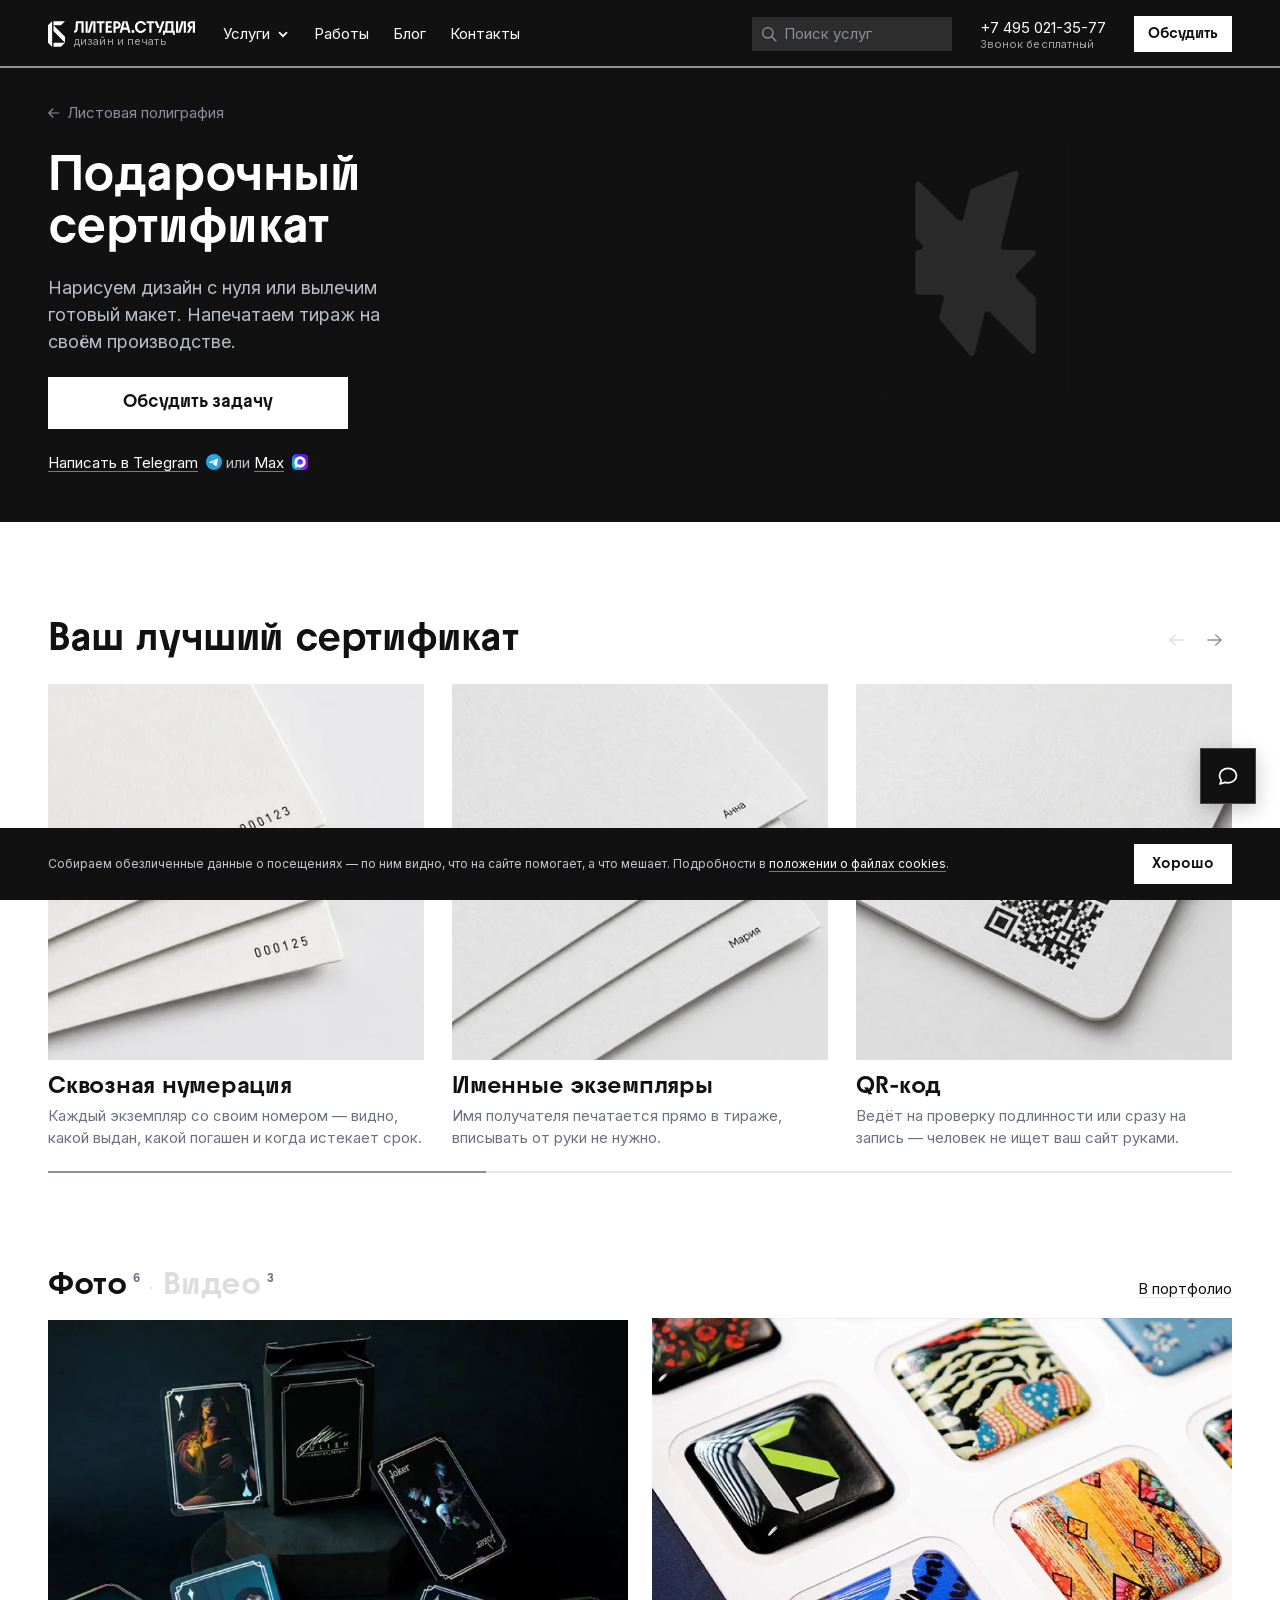
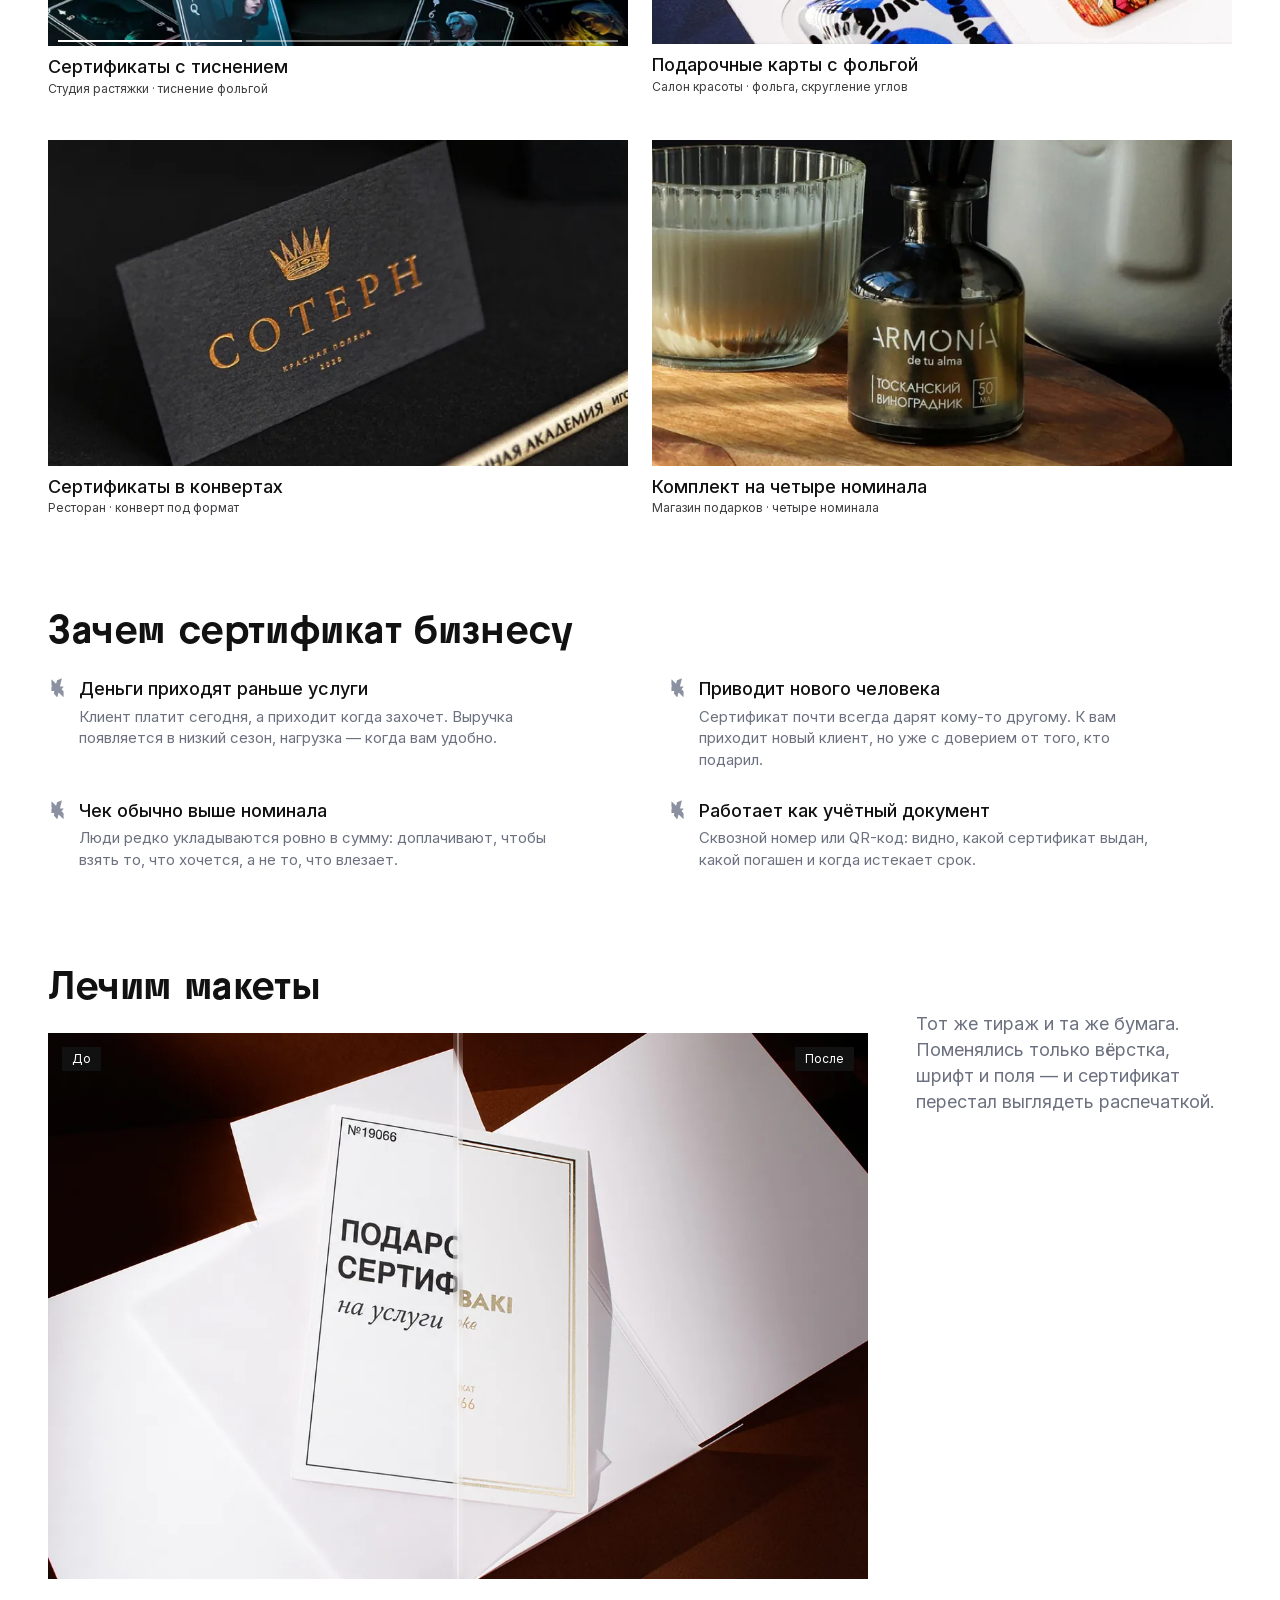
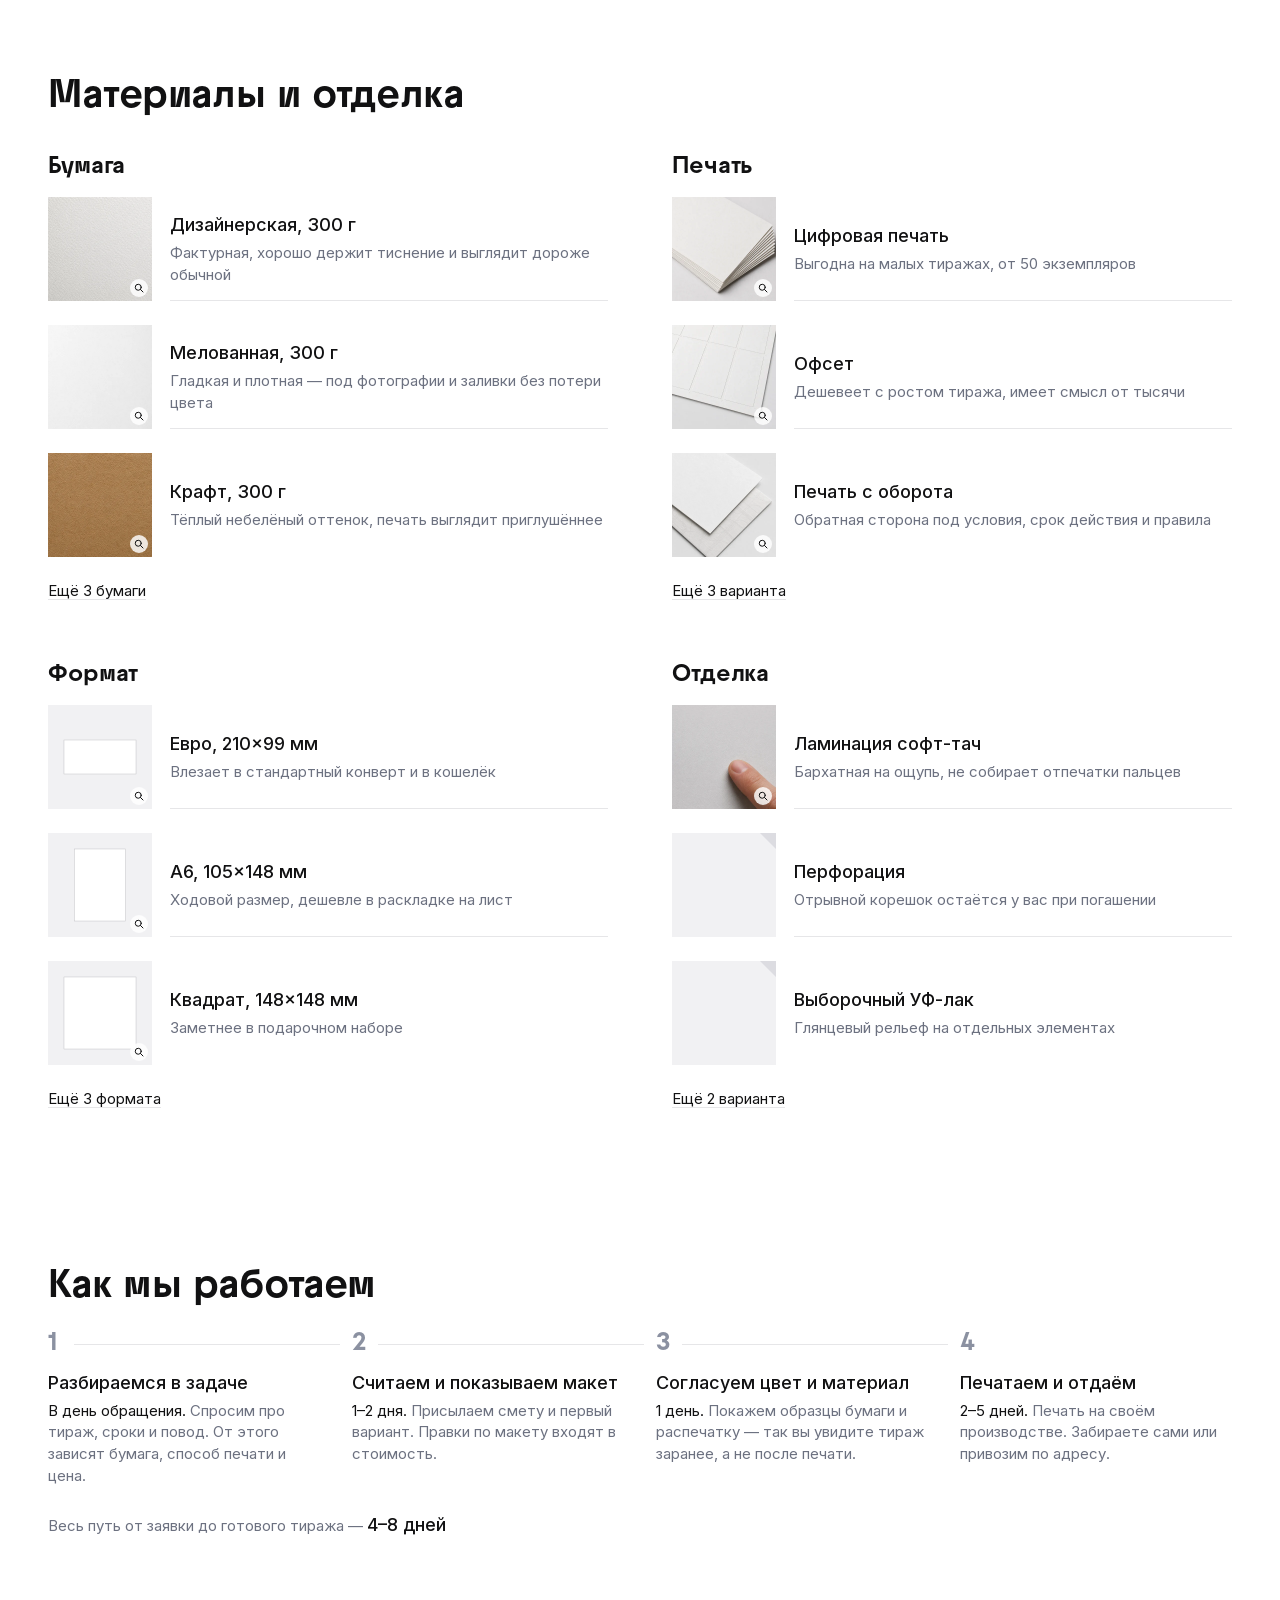
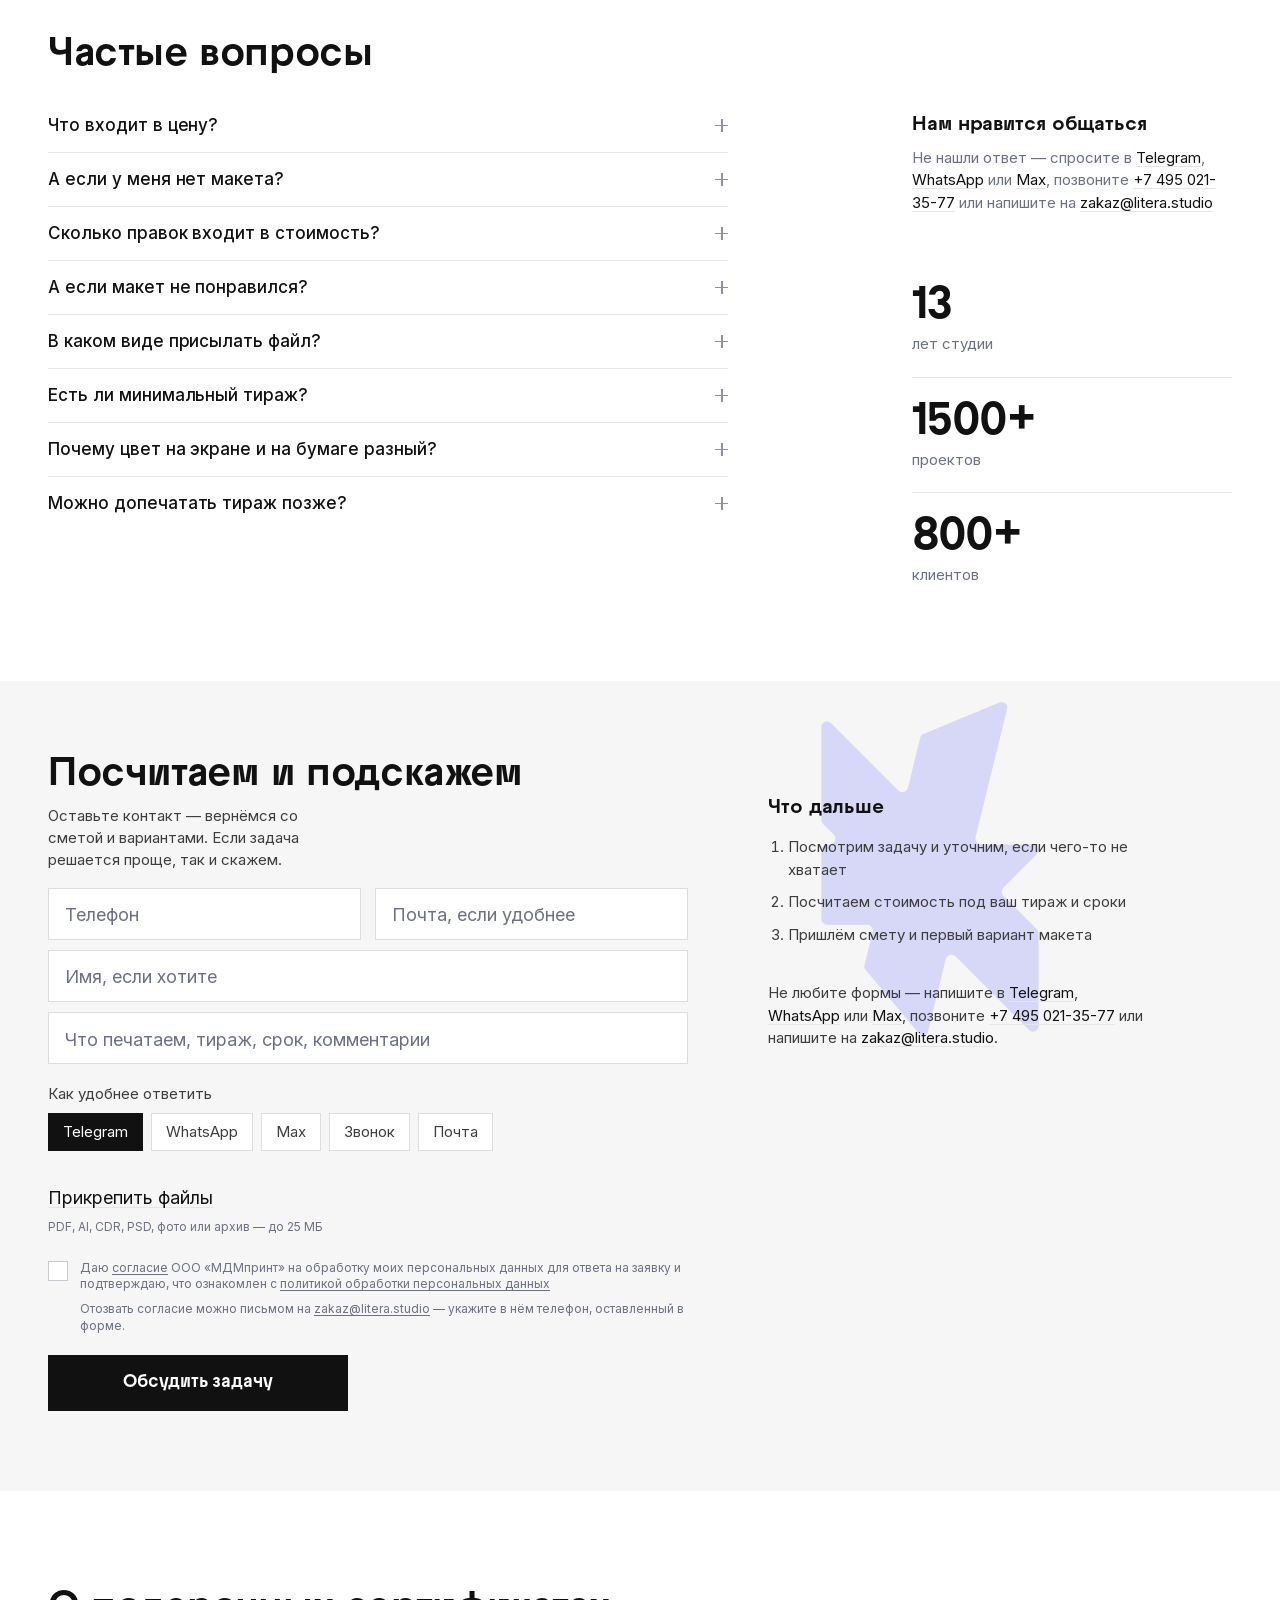
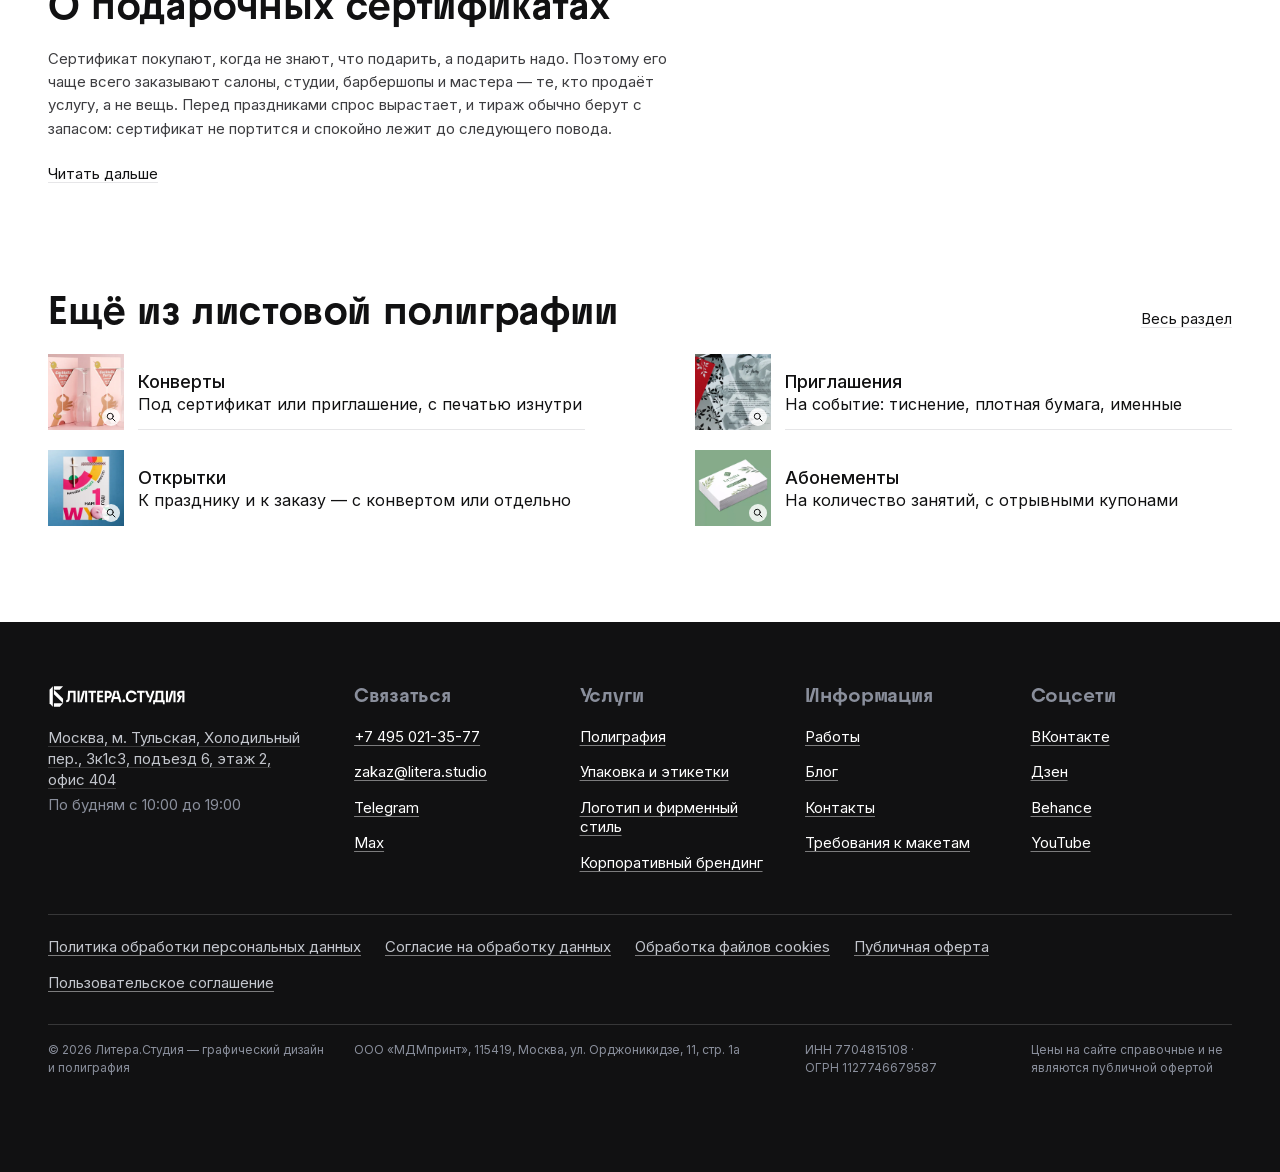
<file: test-blank.html>
<!doctype html>
<!-- СОБРАНО build.py. Не править этот файл: правки затрутся при следующей сборке.
     Исходник страницы — _pages/index.html, общие части — _parts/. -->
<html lang="ru">
<head>
<meta charset="utf-8">
<meta name="viewport" content="width=device-width, initial-scale=1, viewport-fit=cover">
<!-- Цвет строки статуса. Переключается в assets/js/header.js:
     тёмный на фотографии, белый когда шапка стала белой полосой. -->
<meta name="theme-color" content="#111112">
<meta property="og:type" content="website">
<meta property="og:site_name" content="Литера.Студия">
<meta property="og:locale" content="ru_RU">
<meta name="twitter:card" content="summary_large_image">
<link rel="preload" href="assets/fonts/inter-cyrillic.woff2" as="font" type="font/woff2" crossorigin>
<link rel="preload" href="assets/fonts/raptor-v2-premium-700.woff2" as="font" type="font/woff2" crossorigin>
<!-- ── Набор для любой страницы сайта ──────────────────────────────────
     Эти файлы можно подключать и на страницах старого дизайна: в них нет
     ни одного правила, которое красит чужую вёрстку. Всё своё живёт
     на классах с приставкой `ls-`.
     Сюда же входят компоненты шапки, меню, футера, виджета и куки-баннера —
     они помечены ниже. -->
<link rel="stylesheet" href="assets/css/tokens.css?v=436">
<link rel="stylesheet" href="assets/css/base.css?v=435">

<!-- ── Только для шаблонов нового дизайна ──────────────────────────────
     Правила на голых `html`, `body` и `h2`. На чужой странице покрасят фон
     в тёмный и переведут заголовки на Raptor. -->
<link rel="stylesheet" href="assets/css/page.css?v=435">

<!-- Кнопка — базовый компонент, поэтому идёт сразу за базой:
     остальные компоненты должны иметь возможность её перебить.
     Нужна и общему набору: кнопки есть в шапке, виджете и куки-баннере. -->
<link rel="stylesheet" href="assets/css/components/button.css?v=435">

<!-- Компоненты. Список одинаков для всех страниц: набор блоков у них
     разный, но система одна, и лишний файл на 20 строк дешевле, чем два
     расходящихся списка. Порядок — по следованию на странице, он важен
     при равной специфичности. -->
<link rel="stylesheet" href="assets/css/components/shell.css?v=435">
<!-- общие: идут на любой странице сайта -->
<link rel="stylesheet" href="assets/css/components/header.css?v=435">
<link rel="stylesheet" href="assets/css/components/menu.css?v=435">
<link rel="stylesheet" href="assets/css/components/cookie.css?v=435">
<link rel="stylesheet" href="assets/css/components/hero.css?v=435">
<link rel="stylesheet" href="assets/css/components/intro.css?v=435">
<link rel="stylesheet" href="assets/css/components/can.css?v=19">
<link rel="stylesheet" href="assets/css/components/before-after.css?v=19">
<link rel="stylesheet" href="assets/css/components/value.css?v=442">
<link rel="stylesheet" href="assets/css/components/works.css?v=452">
<link rel="stylesheet" href="assets/css/components/shorts.css?v=7">
<link rel="stylesheet" href="assets/css/components/rows.css?v=435">
<link rel="stylesheet" href="assets/css/components/catalog.css?v=435">
<link rel="stylesheet" href="assets/css/components/specs.css?v=436">
<link rel="stylesheet" href="assets/css/components/steps.css?v=444">
<link rel="stylesheet" href="assets/css/components/faq.css?v=435">
<link rel="stylesheet" href="assets/css/components/figures.css?v=435">
<link rel="stylesheet" href="assets/css/components/form.css?v=437">
<link rel="stylesheet" href="assets/css/components/modal.css?v=1">
<link rel="stylesheet" href="assets/css/components/text.css?v=435">
<link rel="stylesheet" href="assets/css/components/related.css?v=435">
<!-- общие: идут на любой странице сайта -->
<link rel="stylesheet" href="assets/css/components/footer.css?v=435">
<link rel="stylesheet" href="assets/css/components/copy-tip.css?v=435">
<link rel="stylesheet" href="assets/css/components/chat.css?v=437">

<!-- Раскладка идёт последней: её медиазапросы должны перебивать компоненты,
     иначе обёртка-телефон для десктопа не срабатывает. -->
<link rel="stylesheet" href="assets/css/layout.css?v=444">
<link rel="stylesheet" href="assets/css/motion.css?v=436">
<title>Подарочный сертификат — Литера.Студия</title>
<meta name="description" content="Дизайн подарочных сертификатов: нарисуем с нуля или подготовим готовый макет. Печатаем на своём производстве.">

<!-- Канонический адрес: страница доступна и по адресу с параметрами utm,
     без этого поиск считает их разными страницами. -->
<link rel="canonical" href="https://litera.studio/dizajn-sertifikata">

<meta property="og:title" content="Подарочный сертификат — дизайн и печать">
<meta property="og:description" content="Дизайн подарочных сертификатов: нарисуем с нуля или подготовим готовый макет. Печатаем на своём производстве.">
<meta property="og:url" content="https://litera.studio/dizajn-sertifikata">
<meta property="og:image" content="https://litera.studio/assets/img/p1.jpg">

<!-- Путь для поиска: в выдаче он показывается вместо адреса страницы.
     Здесь он полный, а на экране крошка сокращена до одного шага вверх —
     на телефоне цепочка из четырёх звеньев занимает две строки и режется.
     Разметку нельзя вынести в отдельный файл: по внешней ссылке поисковики
     структурированные данные не читают. -->
<script type="application/ld+json">
{"@context":"https://schema.org","@type":"BreadcrumbList","itemListElement":[
{"@type":"ListItem","position":1,"name":"Главная","item":"https://litera.studio/"},
{"@type":"ListItem","position":2,"name":"Полиграфия","item":"https://litera.studio/poligrafiya"},
{"@type":"ListItem","position":3,"name":"Листовая полиграфия","item":"https://litera.studio/listovaya-poligrafiya"},
{"@type":"ListItem","position":4,"name":"Подарочный сертификат","item":"https://litera.studio/dizajn-sertifikata"}]}
</script>
<!-- Услуга: цена «от», валюта и город. Даёт в выдаче строку с ценой.
     Числа держать в согласии с первым экраном — при правке менять оба места. -->
<script type="application/ld+json">
{"@context":"https://schema.org","@type":"Service","name":"Дизайн и печать подарочных сертификатов",
"serviceType":"Полиграфия","url":"https://litera.studio/dizajn-sertifikata",
"areaServed":{"@type":"City","name":"Москва"},
"provider":{"@type":"Organization","name":"Литера.Студия","url":"https://litera.studio/",
"telephone":"+7 495 021-35-77","email":"zakaz@litera.studio",
"address":{"@type":"PostalAddress","addressLocality":"Москва","addressCountry":"RU",
"streetAddress":"Холодильный пер., 3к1с3"}},
"offers":{"@type":"Offer","price":"1500","priceCurrency":"RUB",
"availability":"https://schema.org/InStock","url":"https://litera.studio/dizajn-sertifikata"}}
</script>

<!-- Вопросы: собраны из блока «Частые вопросы» на этой же странице.
     Правило поиска — разметка обязана дословно совпадать с видимым текстом,
     поэтому при правке вопросов правится и здесь. -->
<script type="application/ld+json">
{"@context":"https://schema.org","@type":"FAQPage","mainEntity":[{"@type":"Question","name":"Что входит в цену?","acceptedAnswer":{"@type":"Answer","text":"В 1 500 ₽ входит печать тиража от 50 штук на нашей бумаге. Дизайн считаем отдельно: готовый макет печатаем как есть, а если рисуем с нуля — назовём стоимость после первого разговора, она зависит от сложности."}},{"@type":"Question","name":"А если у меня нет макета?","acceptedAnswer":{"@type":"Answer","text":"Сделаем сами: соберём из вашего текста и логотипа или придумаем концепцию. Стоимость дизайна зависит от сложности, назовём её до начала работы."}},{"@type":"Question","name":"Сколько правок входит в стоимость?","acceptedAnswer":{"@type":"Answer","text":"Две по согласованному направлению. Обычно хватает: до отрисовки мы обсуждаем повод, текст и стиль, поэтому первый вариант редко расходится с ожиданием. Дальнейшие правки считаем отдельно и предупреждаем заранее."}},{"@type":"Question","name":"А если макет не понравился?","acceptedAnswer":{"@type":"Answer","text":"Скажите, что не так — покажем второй вариант, он входит в стоимость. Если не совпало само направление, вернёмся к разговору о задаче и начнём заново, а не будем чинить неподходящий макет правками."}},{"@type":"Question","name":"В каком виде присылать файл?","acceptedAnswer":{"@type":"Answer","text":"Лучше всего PDF в CMYK с вылетами от 3 мм. Принимаем и рабочие файлы: AI, CDR, PSD, EPS. Подробнее — в требованиях к макетам. Не уверены, что с файлом всё в порядке — пришлите как есть, проверим и скажем, что поправить."}},{"@type":"Question","name":"Есть ли минимальный тираж?","acceptedAnswer":{"@type":"Answer","text":"Печатаем от 50 штук. Меньше — тоже возьмёмся, но за штуку выйдет заметно дороже: подготовка стоит одинаково и на 20 экземплярах, и на 500."}},{"@type":"Question","name":"Почему цвет на экране и на бумаге разный?","acceptedAnswer":{"@type":"Answer","text":"Экран светится, бумага отражает свет — часть экранных цветов на ней просто недостижима. Поэтому перед тиражом показываем распечатку: по ней видно, каким цвет будет на самом деле."}},{"@type":"Question","name":"Можно допечатать тираж позже?","acceptedAnswer":{"@type":"Answer","text":"Можно, файлы храним. Но цвет второй партии может немного отличаться от первой, а небольшой доптираж выходит дороже за штуку. Если знаете, что понадобится ещё, лучше заложить запас сразу."}}]}
</script>
</head>
<body>
<!-- Первая цель табуляции: с клавиатуры и со скринридера можно перескочить
     шапку с меню и попасть сразу в содержимое. -->
<a class="ls-skip" href="#main">К содержанию</a>
<main class="ls-card" id="main" data-dir="poligrafiya">
  <header class="ls-topbar">
    <!-- Логотип файлом (`assets/img/logo.svg`), а не набран шрифтом: знак берём
         из бренд-ассетов. Показывает его CSS-маска, поэтому он перекрашивается
         вместе с шапкой. Название остаётся текстом для скринридера и поиска. -->
    <a class="ls-wordmark">
      <span class="ls-sr-only">Литера.Студия — дизайн и печать</span>
      <i class="ls-wordmark-mark" aria-hidden="true"></i>
      <span class="ls-wordmark-text" aria-hidden="true">
        <i class="ls-wordmark-name"></i>
        <span class="ls-wordmark-tag">дизайн и печать</span>
      </span>
    </a>

    <!-- Навигация десктопа, на телефоне её заменяет бургер. Состав по данным
         аудита (см. ДАННЫЕ.md): список услуг, контакты, телефон. Проекты, кейсы
         и блог сюда не берём — блог даёт 36,5% трафика и 2,7% заявок,
         у кейсов 42 визита за год, портфолио ищут 3 запроса из 2256. -->
    <nav class="ls-topnav" aria-label="Разделы сайта">
      <button class="ls-topnav-menu" type="button" aria-expanded="false" aria-controls="menu">Услуги<svg width="14" height="14" viewBox="0 0 16 16" fill="none" stroke="currentColor" stroke-width="2" stroke-linecap="round" aria-hidden="true"><path d="M4 6.5l4 4 4-4"/></svg></button>
      <a href="/projects">Работы</a>
      <a href="/blog">Блог</a>
      <a href="/contacts">Контакты</a>
    </nav>
    <!-- Место для поля поиска: с 1280 скрипт переносит его сюда из панели меню.
         Ниже 1280 в шапке для него нет места, и поиск остаётся в панели. -->
    <div class="ls-topbar-search"></div>
    <!-- Телефон: 8,1% поисковых показов — гео-запросы, и это признак живой
         компании с производством. На десктопе он не звонилка — клик копирует
         номер, см. copy-contact.js. -->
    <div class="ls-topbar-tel">
      <a class="ls-topbar-phone" href="tel:+74950213577">+7 495 021-35-77</a>
            <span class="ls-topbar-tel-note">Звонок бесплатный</span>
    </div>
    <a class="ls-btn ls-btn-main ls-btn-xs ls-topbar-cta" href="#zayavka" tabindex="-1" aria-hidden="true">Обсудить</a>
    <button class="ls-burger" type="button" aria-label="Меню" aria-expanded="false" aria-controls="menu">
      <span class="ls-ico" aria-hidden="true"><i></i><i></i><i></i></span>
    </button>
  </header>
  <!-- Метка для наблюдателя в header.js: пока она видна, шапка не сжата.
       Стоит сразу за шапкой и до содержимого — порядок общий для всех
       страниц, иначе шапка на разных страницах сжимается в разных местах. -->
  <i class="ls-scroll-sentinel" aria-hidden="true"></i>

  <div class="ls-menu" id="menu" aria-label="Меню" hidden>
    <form class="ls-menu-search" role="search" method="get" action="/">
      <label class="ls-sr-only" for="q">Поиск по услугам</label>
      <svg class="ls-menu-search-ico" width="18" height="18" viewBox="0 0 20 20" fill="none"
        stroke="currentColor" stroke-width="1.7" aria-hidden="true"><circle cx="8.5" cy="8.5" r="6.5"/><path d="M13.5 13.5L19 19"/></svg>
      <input id="q" name="s" type="search" placeholder="Поиск услуг" autocomplete="off"
        enterkeyhint="search">
      <button class="ls-menu-search-clear" type="button" aria-label="Очистить" hidden>
        <svg width="14" height="14" viewBox="0 0 16 16" fill="none" stroke="currentColor"
          stroke-width="1.8" stroke-linecap="round" aria-hidden="true"><path d="M3 3l10 10M13 3L3 13"/></svg>
      </button>
    </form>

        <nav class="ls-menu-main" aria-label="Разделы">
      <a class="ls-menu-group" href="/poligrafiya" aria-expanded="false" aria-controls="sub0"><span class="ls-menu-group-name"><span class="ls-nw">Полиграфия <svg width="14" height="14" viewBox="0 0 16 16" fill="none" stroke="currentColor" stroke-width="2" stroke-linecap="round" aria-hidden="true"><path d="M4 6.5l4 4 4-4"/></svg></span></span></a>
      <div class="ls-menu-sub" id="sub0" hidden>
        <div>
          <a class="ls-menu-all" href="/poligrafiya">Все услуги раздела</a>
          <a href="/listovaya-poligrafiya">Листовая полиграфия</a>
          <a href="/dizajn-mnogostranichnoj-produkcii">Многостраничные издания</a>
          <a href="/verstka-poligrafii">Вёрстка полиграфии</a>
          <a href="/dizajn-kalendarya">Календари</a>
          <a href="/dizajn-shirokoformatnoj-poligrafii">Широкоформатная</a>
          <a href="/dizajn-dlya-bara">Меню и прайсы</a>
          <a href="/pechati-papki-plastikovye-karty">Папки, печати, пластиковые карты</a>
          <a href="/svadebnaya-poligrafiya">Свадебная полиграфия</a>
          <a href="/karty-i-nastolnye-igry">Карты и настольные игры</a>
          <a href="/illyustracii">Иллюстрации</a>
          <a href="/prepress">Подготовка к печати</a>
        </div>
      </div>
      <a class="ls-menu-group" href="/upakovka-i-etiketki" aria-expanded="false" aria-controls="sub1"><span class="ls-menu-group-name">Упаковка и <span class="ls-nw">этикетки <svg width="14" height="14" viewBox="0 0 16 16" fill="none" stroke="currentColor" stroke-width="2" stroke-linecap="round" aria-hidden="true"><path d="M4 6.5l4 4 4-4"/></svg></span></span></a>
      <div class="ls-menu-sub" id="sub1" hidden>
        <div>
          <a class="ls-menu-all" href="/upakovka-i-etiketki">Все услуги раздела</a>
          <a href="/dizajn-i-pechat-kashirovannyh-korobok-iz-zhyostkogo-kartona">Кашированные коробки</a>
          <a href="/dizajn-i-pechat-korobok-iz-kartona">Картонные коробки</a>
          <a href="/dizajn-i-pechat-korobok-iz-mgk">Коробки из МГК</a>
          <a href="/dizajn-i-pechat-korobok-s-lozhementom">Ложементы и вставки</a>
          <a href="/dizajn-naklejki">Этикетки и наклейки</a>
          <a href="#" data-soon>Упаковочные материалы</a> <!-- страницы ещё нет, новая подгруппа -->
        </div>
      </div>
      <a class="ls-menu-group" href="/razrabotka-dizajna-logotipa-kompanii" aria-expanded="false" aria-controls="sub2"><span class="ls-menu-group-name">Логотип и фирменный <span class="ls-nw">стиль <svg width="14" height="14" viewBox="0 0 16 16" fill="none" stroke="currentColor" stroke-width="2" stroke-linecap="round" aria-hidden="true"><path d="M4 6.5l4 4 4-4"/></svg></span></span></a>
      <div class="ls-menu-sub" id="sub2" hidden>
        <div>
          <a class="ls-menu-all" href="/razrabotka-dizajna-logotipa-kompanii">Все услуги раздела</a>
          <a href="/razrabotka-dizajna-maskota-brenda">Маскот бренда</a>
          <a href="/razrabotka-brendbuka">Брендбук и гайдлайн</a>
          <a href="/dizajn-firmennyh-nositelej">Фирменные носители</a>
          <a href="/redizajn-logotipa-i-firmennyh-nositelej">Редизайн логотипа</a>
        </div>
      </div>
      <a class="ls-menu-group" href="/korporativnyj-brending-suveniry" aria-expanded="false" aria-controls="sub3"><span class="ls-menu-group-name">Корпоративный <span class="ls-nw">брендинг <svg width="14" height="14" viewBox="0 0 16 16" fill="none" stroke="currentColor" stroke-width="2" stroke-linecap="round" aria-hidden="true"><path d="M4 6.5l4 4 4-4"/></svg></span></span></a>
      <div class="ls-menu-sub" id="sub3" hidden>
        <div>
          <a class="ls-menu-all" href="/korporativnyj-brending-suveniry">Все услуги раздела</a>
          <a href="/korporativnyj-merch">Корпоративный мерч</a>
          <a href="/dizajn-suvenirnoj-produkcii">Брендирование сувениров</a>
          <a href="/korporativnye-podarochnye-nabory">Подарочные наборы</a>
        </div>
      </div>
    </nav>

  <nav class="ls-menu-more" aria-label="Информация">
      <a href="/projects">Работы</a>
      <a href="/blog">Блог</a>
      <a href="/contacts">Контакты</a>
    </nav>

    <div class="ls-menu-foot">
      <a href="tel:+74950213577">+7 495 021-35-77</a>
      <a href="mailto:zakaz@litera.studio">zakaz@litera.studio</a>
      <p class="ls-menu-links">
        <a href="https://t.me/litera_studio">Telegram</a>
        <a href="https://api.whatsapp.com/send?phone=79777936481">WhatsApp</a>
        <a href="https://max.ru/u/f9LHodD0cOIV9InOx6ulNiryFx5jU7n5eIY9DliBnMiKjsrZAmOxnfX0e38">Max</a>
      </p>
    </div>
  </div>

  <!-- Первый экран одним блоком: на десктопе он прилипает, и страница
       наезжает на него слоем. Без обёртки заголовок, кнопка и кадр
       прилипали бы вразнобой — они отдельные элементы сетки. -->
  <div class="ls-lead">
    <figure class="ls-hero ls-hero-blank">
      <img src="assets/img/element.svg" alt="" aria-hidden="true">
    </figure>

    <div class="ls-body">
    <!-- метка для телефона: по ней шапка понимает, что белый слой
         дошёл до неё. На широком экране работает метка в начале .rest.
         По ней же на телефоне выезжает виджет связи — то есть когда кадр
         ушёл под шапку (assets/js/chat.js). -->
    <i class="ls-body-sentinel ls-chat-sentinel" aria-hidden="true"></i>
      <nav aria-label="Хлебные крошки">
        <a class="ls-back" href="/listovaya-poligrafiya">
          <svg width="12" height="11" viewBox="0 0 16 14" fill="none" stroke="currentColor" stroke-width="1.6" aria-hidden="true"><path d="M7 1L1 7l6 6M1 7h14"/></svg>
          Листовая полиграфия
        </a>
      </nav>
      <h1 class="ls-title">Подарочный сертификат</h1>
      <p class="ls-desc">Нарисуем дизайн с нуля или вылечим готовый макет. Напечатаем тираж на своём производстве.</p>

    </div>

    <div class="ls-cta">
      <a class="ls-btn ls-btn-main" href="#zayavka">Обсудить задачу</a>
    </div>

    <p class="ls-cta-alt"><a href="https://t.me/litera_studio"><span>Написать в Telegram</span><svg width="16" height="16" viewBox="0 0 128 128" aria-hidden="true"><defs><linearGradient id="tg" x1="50%" x2="50%" y1="0%" y2="99.258%"><stop offset="0%" stop-color="#2AABEE"/><stop offset="100%" stop-color="#229ED9"/></linearGradient></defs><circle cx="64" cy="64" r="64" fill="url(#tg)"/><path fill="#fff" d="M28.9700376,63.3244248 C47.6273373,55.1957357 60.0684594,49.8368063 66.2934036,47.2476366 C84.0668845,39.855031 87.7600616,38.5708563 90.1672227,38.528 C90.6966555,38.5191258 91.8804274,38.6503351 92.6472251,39.2725385 C93.294694,39.7979149 93.4728387,40.5076237 93.5580865,41.0057381 C93.6433345,41.5038525 93.7494885,42.63857 93.6651041,43.5252052 C92.7019529,53.6451182 88.5344133,78.2034783 86.4142057,89.5379542 C85.5170662,94.3339958 83.750571,95.9420841 82.0403991,96.0994568 C78.3237996,96.4414641 75.5015827,93.6432685 71.9018743,91.2836143 C66.2690414,87.5912212 63.0868492,85.2926952 57.6192095,81.6896017 C51.3004058,77.5256038 55.3966232,75.2369981 58.9976911,71.4967761 C59.9401076,70.5179421 76.3155302,55.6232293 76.6324771,54.2720454 C76.6721165,54.1030573 76.7089039,53.4731496 76.3346867,53.1405352 C75.9604695,52.8079208 75.4081573,52.921662 75.0095933,53.0121213 C74.444641,53.1403447 65.4461175,59.0880351 48.0140228,70.8551922 C45.4598218,72.6091037 43.1463059,73.4636682 41.0734751,73.4188859 C38.7883453,73.3695169 34.3926725,72.1268388 31.1249416,71.0646282 C27.1169366,69.7617838 23.931454,69.0729605 24.208838,66.8603276 C24.3533167,65.7078514 25.9403832,64.5292172 28.9700376,63.3244248 Z"/></svg></a> или <a href="https://max.ru/u/f9LHodD0cOIV9InOx6ulNiryFx5jU7n5eIY9DliBnMiKjsrZAmOxnfX0e38"><span>Max</span><img loading="lazy" decoding="async" class="ls-max" src="assets/img/max-logo.png" width="16" height="16" alt=""></a></p>
  </div>

  <!-- Всё, что ниже первого экрана, — один слой с общим фоном.
       Иначе в промежутках между секциями просвечивает прилипшая плашка. -->
  <div class="ls-rest">
    <!-- метка для широкого экрана: по ней шапка понимает, что белый слой
         дошёл до неё. На телефоне работает метка выше, в начале страницы. -->
    <i class="ls-rest-sentinel" aria-hidden="true"></i>

    <!-- Что можно сделать с продуктом. Не «из чего он сделан» — это ниже,
         в материалах, — а что добавляется сверх обычного тиража. Клиент чаще
         всего не знает, что так можно, поэтому блок стоит сразу под первым
         экраном, до объяснений про выгоду.

         Меньше трёх пунктов — блок не показывается: два из четырёх мест
         в ряду читаются как недосмотр редактора. Больше четырёх — лишние
         уходят под «ещё», как в материалах. -->
    <section class="ls-can">
      <div class="ls-can-head">
        <h2>Ваш лучший сертификат</h2>
        <!-- Кнопки появляются только когда лента шире экрана: скрипт
             считает это сам и прячет их, если прокручивать нечего. -->
        <div class="ls-can-nav" hidden>
          <button type="button" class="ls-can-prev" aria-label="Предыдущие"><svg width="15" height="12" viewBox="0 0 18 14" fill="none" stroke="currentColor" stroke-width="1.7" stroke-linecap="round" stroke-linejoin="round" aria-hidden="true"><path d="M7.5 1 1 7l6.5 6M1 7h16"/></svg></button>
          <button type="button" class="ls-can-next" aria-label="Следующие"><svg width="15" height="12" viewBox="0 0 18 14" fill="none" stroke="currentColor" stroke-width="1.7" stroke-linecap="round" stroke-linejoin="round" aria-hidden="true"><path d="M10.5 1 17 7l-6.5 6M17 7H1"/></svg></button>
        </div>
      </div>
      <ul>
        <li>
          <span class="ls-can-pic">
            <picture>
              <source srcset="assets/img/materials/pers-numbering.webp" type="image/webp">
              <img loading="lazy" decoding="async" src="assets/img/materials/pers-numbering.jpg" width="416" height="416" alt="Сертификаты со сквозной нумерацией">
            </picture>
          </span>
          <b>Сквозная нумерация</b>
          <p>Каждый экземпляр со своим номером — видно, какой выдан, какой погашен и когда истекает срок.</p>
        </li>
        <li>
          <span class="ls-can-pic">
            <picture>
              <source srcset="assets/img/materials/pers-names.webp" type="image/webp">
              <img loading="lazy" decoding="async" src="assets/img/materials/pers-names.jpg" width="416" height="416" alt="Именной сертификат с напечатанным именем">
            </picture>
          </span>
          <b>Именные экземпляры</b>
          <p>Имя получателя печатается прямо в тираже, вписывать от руки не нужно.</p>
        </li>
        <li>
          <span class="ls-can-pic">
            <picture>
              <source srcset="assets/img/materials/pers-qr.webp" type="image/webp">
              <img loading="lazy" decoding="async" src="assets/img/materials/pers-qr.jpg" width="416" height="416" alt="Сертификат с QR-кодом">
            </picture>
          </span>
          <b>QR-код</b>
          <p>Ведёт на проверку подлинности или сразу на запись — человек не ищет ваш сайт руками.</p>
        </li>
      
        <li>
            <span class="ls-can-pic">
              <picture>
                <source srcset="assets/img/materials/fin-foil.webp" type="image/webp">
                <img loading="lazy" decoding="async" src="assets/img/materials/fin-foil.jpg" width="416" height="416" alt="Сертификат с золотым тиснением">
              </picture>
            </span>
            <b>Тиснение фольгой</b>
            <p>Золото, серебро или цвет — единственное, что нельзя подделать сканером.</p>
          </li>
        <li>
            <span class="ls-can-pic">
              <picture>
                <source srcset="assets/img/materials/fin-rounded.webp" type="image/webp">
                <img loading="lazy" decoding="async" src="assets/img/materials/fin-rounded.jpg" width="416" height="416" alt="Сертификат со скруглёнными углами">
              </picture>
            </span>
            <b>Скругление углов</b>
            <p>Сертификат не мнётся в кошельке и не выглядит вырезанным из листа.</p>
          </li>
              <li>
          <span class="ls-can-pic" aria-hidden="true"></span>
          <b>Срок действия и номинал</b>
          <p>Печатаем прямо в тираже — не нужно вписывать от руки и следить, чтобы не стёрлось.</p>
        </li>
        <li>
          <span class="ls-can-pic" aria-hidden="true"></span>
          <b>Скретч-слой</b>
          <p>Номинал или код под стираемым слоем: видно, что сертификатом ещё не пользовались.</p>
        </li>
        <li>
          <span class="ls-can-pic" aria-hidden="true"></span>
          <b>Штрихкод</b>
          <p>Считывается кассой — сертификат гасится в вашей учётной системе, а не в тетради.</p>
        </li>
      </ul>
      <div class="ls-can-bar" aria-hidden="true"><i></i></div>
    </section>

    <section class="ls-works">
      <!-- Надзаголовок объясняет, что это за блок, а режимы набраны как
           заголовок: они и есть то, что человек выбирает. Счётчик рядом
           с «Видео» нужен затем, что за невыбранной вкладкой контента
           не видно — по цифре сразу понятно, есть там что-то или нет. -->
      <div class="ls-works-head">
        <div>
          <!-- Заголовок остаётся в разметке, но не на экране: режимы читаются
               как название блока, а скринридеру и поиску нужно слово. -->
          <h2 class="ls-sr-only">Работы</h2>
          <div class="ls-works-tabs" role="tablist" aria-label="Что показывать">
            <button type="button" role="tab" aria-selected="true" aria-controls="works-photo" id="tab-photo">Фото<em>6</em></button>
            <i aria-hidden="true">·</i>
            <button type="button" role="tab" aria-selected="false" aria-controls="works-video" id="tab-video">Видео<em>3</em></button>
          </div>
        </div>
        <a href="/projects">В портфолио</a>
      </div>
      <!-- Плитки ведут в общее портфолио: отдельных страниц работ пока нет.
         Когда появятся, CMS подставит их адреса вместо /projects. -->
    <ul class="ls-works-list" id="works-photo" role="tabpanel" aria-labelledby="tab-photo">
                <li class="ls-work ls-has-shots"><a href="/projects" data-cursor="Посмотреть работу">
          <i class="ls-zone" aria-hidden="true"></i>
          <i class="ls-zone" aria-hidden="true"></i>
          <i class="ls-zone" aria-hidden="true"></i>
          <span class="ls-shots">
            <picture>
              <source srcset="assets/img/p2.webp" type="image/webp">
              <img loading="lazy" decoding="async" src="assets/img/p2.jpg" width="900" height="457" alt="Сертификат на дизайнерской бумаге с тиснением">
            </picture>
            <picture>
              <source srcset="assets/img/p4.webp" type="image/webp">
              <img loading="lazy" decoding="async" src="assets/img/p4.jpg" width="900" height="457" alt="">
            </picture>
            <picture>
              <source srcset="assets/img/p5.webp" type="image/webp">
              <img loading="lazy" decoding="async" src="assets/img/p5.jpg" width="900" height="457" alt="">
            </picture>
          </span>
          <span class="ls-dots" aria-hidden="true"><i></i><i></i><i></i></span>
          <b>Сертификаты с тиснением</b>
          <span class="ls-work-tags">Студия растяжки · тиснение фольгой</span>
        </a></li>
        <li class="ls-work"><a href="/projects" data-cursor="Посмотреть работу">
          <picture>
          <source srcset="assets/img/p3.webp" type="image/webp">
          <img loading="lazy" decoding="async" src="assets/img/p3.jpg" width="900" height="497" alt="Подарочные сертификаты с золотой фольгой">
        </picture>
          <b>Подарочные карты с фольгой</b>
          <span class="ls-work-tags">Салон красоты · фольга, скругление углов</span>
        </a></li>
        <li class="ls-work"><a href="/projects" data-cursor="Посмотреть работу">
          <picture>
          <source srcset="assets/img/p4.webp" type="image/webp">
          <img loading="lazy" decoding="async" src="assets/img/p4.jpg" width="900" height="457" alt="Сертификаты в конверте с логотипом">
        </picture>
          <b>Сертификаты в конвертах</b>
          <span class="ls-work-tags">Ресторан · конверт под формат</span>
        </a></li>
        <li class="ls-work"><a href="/projects" data-cursor="Посмотреть работу">
          <picture>
          <source srcset="assets/img/p5.webp" type="image/webp">
          <img loading="lazy" decoding="async" src="assets/img/p5.jpg" width="900" height="457" alt="Комплект сертификатов разных номиналов">
        </picture>
          <b>Комплект на четыре номинала</b>
          <span class="ls-work-tags">Магазин подарков · четыре номинала</span>
        </a></li>
                <li class="ls-work"><a href="/projects" data-cursor="Посмотреть работу">
          <picture>
          <source srcset="assets/img/p1.webp" type="image/webp">
          <img loading="lazy" decoding="async" src="assets/img/p1.jpg" width="900" height="457" alt="Сертификат на розовой бумаге с QR-кодом">
        </picture>
          <b>Сертификаты с QR-кодом</b>
          <span class="ls-work-tags">Фитнес-студия · QR и сквозной номер</span>
        </a></li>
        <li class="ls-work"><a href="/projects" data-cursor="Посмотреть работу">
          <picture>
          <source srcset="assets/img/p3.webp" type="image/webp">
          <img loading="lazy" decoding="async" src="assets/img/p3.jpg" width="900" height="497" alt="Подарочные сертификаты с фольгой">
        </picture>
          <b>Именные сертификаты</b>
          <span class="ls-work-tags">Барбершоп · именная печать</span>
        </a></li>
      </ul>
          <ul class="ls-shorts-list" id="works-video" role="tabpanel" aria-labelledby="tab-video" hidden>
        <li class="ls-short"><a href="https://vk.com/video191195025_456239176" data-video="191195025_456239176" data-cursor="Смотреть ролик" target="_blank" rel="noopener">
          <img loading="lazy" decoding="async" src="assets/img/shorts/v1.jpg" width="405" height="720" alt="Печать подарочных сертификатов">
          <i class="ls-short-play" aria-hidden="true"><svg width="15" height="18" viewBox="0 0 15 18" fill="currentColor" aria-hidden="true"><path d="M15 9 0 18V0Z"/></svg></i>
        </a></li>
        <li class="ls-short"><a href="https://vk.com/video191195025_456239214" data-video="191195025_456239214" data-cursor="Смотреть ролик" target="_blank" rel="noopener">
          <img loading="lazy" decoding="async" src="assets/img/shorts/v2.jpg" width="405" height="720" alt="Сертификаты с тиснением, крупный план">
          <i class="ls-short-play" aria-hidden="true"><svg width="15" height="18" viewBox="0 0 15 18" fill="currentColor" aria-hidden="true"><path d="M15 9 0 18V0Z"/></svg></i>
        </a></li>
        <li class="ls-short"><a href="https://vk.com/video191195025_456239129" data-video="191195025_456239129" data-cursor="Смотреть ролик" target="_blank" rel="noopener">
          <img loading="lazy" decoding="async" src="assets/img/shorts/v3.jpg" width="405" height="720" alt="Готовый тираж сертификатов">
          <i class="ls-short-play" aria-hidden="true"><svg width="15" height="18" viewBox="0 0 15 18" fill="currentColor" aria-hidden="true"><path d="M15 9 0 18V0Z"/></svg></i>
        </a></li>
      </ul>
    </section>




    <!-- Группы обёрнуты, чтобы не разрывались между колонками на десктопе:
       заголовок, строки и раскрытие «Ещё…» должны остаться вместе. -->
    <!-- Было и стало. Пока снимков нет — две заглушки разной светлоты,
         чтобы движение шторки было видно. Когда появятся, вместо .ls-ba-stub
         встанут <picture> с макетом до правки и после. -->
<section class="ls-value">
      <h2>Зачем сертификат бизнесу</h2>
      <ul>
        <li>
          <svg class="ls-mark" viewBox="0 0 113.12 161.82" fill="currentColor" aria-hidden="true"><path d="m53.39,38.49l-4.17,17.01c-.35,1.45-2.16,1.95-3.21.9l-22.43-22.43c-1.16-1.16-3.15-.34-3.15,1.31v30.92c0,.49.19.96.54,1.31l3.55,3.55c1.2,1.2.35,3.26-1.35,3.26h-.82c-1.06,0-1.92.86-1.92,1.92v22.93c0,1.06.86,1.92,1.92,1.92h13.26c1.24,0,2.15,1.16,1.86,2.37l-2.79,11.37c-.09.35.02.73.3,1.06l17.6,21.04c.93,1.11,3,.99,3.29-.18l5.95-24.28c.35-1.45,2.16-1.95,3.21-.9l24.51,24.52c1.16,1.16,3.15.34,3.15-1.31v-30.91c0-.49-.19-.96-.54-1.31l-11.15-11.15c-.75-.75-.75-1.96,0-2.7l11.12-11.12c1.21-1.21.35-3.27-1.36-3.27h-17.17c-1.24,0-2.15-1.16-1.86-2.37l10.57-43.09c.29-1.18-1.5-2.24-2.83-1.68l-25.34,10.52c-.4.16-.67.45-.75.8Z"/></svg>
          <b>Деньги приходят раньше услуги</b>
          <p>Клиент платит сегодня, а приходит когда захочет. Выручка появляется в низкий сезон, нагрузка — когда вам удобно.</p>
        </li>
        <li>
          <svg class="ls-mark" viewBox="0 0 113.12 161.82" fill="currentColor" aria-hidden="true"><path d="m53.39,38.49l-4.17,17.01c-.35,1.45-2.16,1.95-3.21.9l-22.43-22.43c-1.16-1.16-3.15-.34-3.15,1.31v30.92c0,.49.19.96.54,1.31l3.55,3.55c1.2,1.2.35,3.26-1.35,3.26h-.82c-1.06,0-1.92.86-1.92,1.92v22.93c0,1.06.86,1.92,1.92,1.92h13.26c1.24,0,2.15,1.16,1.86,2.37l-2.79,11.37c-.09.35.02.73.3,1.06l17.6,21.04c.93,1.11,3,.99,3.29-.18l5.95-24.28c.35-1.45,2.16-1.95,3.21-.9l24.51,24.52c1.16,1.16,3.15.34,3.15-1.31v-30.91c0-.49-.19-.96-.54-1.31l-11.15-11.15c-.75-.75-.75-1.96,0-2.7l11.12-11.12c1.21-1.21.35-3.27-1.36-3.27h-17.17c-1.24,0-2.15-1.16-1.86-2.37l10.57-43.09c.29-1.18-1.5-2.24-2.83-1.68l-25.34,10.52c-.4.16-.67.45-.75.8Z"/></svg>
          <b>Приводит нового человека</b>
          <p>Сертификат почти всегда дарят кому-то другому. К вам приходит новый клиент, но уже с доверием от того, кто подарил.</p>
        </li>
        <li>
          <svg class="ls-mark" viewBox="0 0 113.12 161.82" fill="currentColor" aria-hidden="true"><path d="m53.39,38.49l-4.17,17.01c-.35,1.45-2.16,1.95-3.21.9l-22.43-22.43c-1.16-1.16-3.15-.34-3.15,1.31v30.92c0,.49.19.96.54,1.31l3.55,3.55c1.2,1.2.35,3.26-1.35,3.26h-.82c-1.06,0-1.92.86-1.92,1.92v22.93c0,1.06.86,1.92,1.92,1.92h13.26c1.24,0,2.15,1.16,1.86,2.37l-2.79,11.37c-.09.35.02.73.3,1.06l17.6,21.04c.93,1.11,3,.99,3.29-.18l5.95-24.28c.35-1.45,2.16-1.95,3.21-.9l24.51,24.52c1.16,1.16,3.15.34,3.15-1.31v-30.91c0-.49-.19-.96-.54-1.31l-11.15-11.15c-.75-.75-.75-1.96,0-2.7l11.12-11.12c1.21-1.21.35-3.27-1.36-3.27h-17.17c-1.24,0-2.15-1.16-1.86-2.37l10.57-43.09c.29-1.18-1.5-2.24-2.83-1.68l-25.34,10.52c-.4.16-.67.45-.75.8Z"/></svg>
          <b>Чек обычно выше номинала</b>
          <p>Люди редко укладываются ровно в сумму: доплачивают, чтобы взять то, что хочется, а не то, что влезает.</p>
        </li>
        <li>
          <svg class="ls-mark" viewBox="0 0 113.12 161.82" fill="currentColor" aria-hidden="true"><path d="m53.39,38.49l-4.17,17.01c-.35,1.45-2.16,1.95-3.21.9l-22.43-22.43c-1.16-1.16-3.15-.34-3.15,1.31v30.92c0,.49.19.96.54,1.31l3.55,3.55c1.2,1.2.35,3.26-1.35,3.26h-.82c-1.06,0-1.92.86-1.92,1.92v22.93c0,1.06.86,1.92,1.92,1.92h13.26c1.24,0,2.15,1.16,1.86,2.37l-2.79,11.37c-.09.35.02.73.3,1.06l17.6,21.04c.93,1.11,3,.99,3.29-.18l5.95-24.28c.35-1.45,2.16-1.95,3.21-.9l24.51,24.52c1.16,1.16,3.15.34,3.15-1.31v-30.91c0-.49-.19-.96-.54-1.31l-11.15-11.15c-.75-.75-.75-1.96,0-2.7l11.12-11.12c1.21-1.21.35-3.27-1.36-3.27h-17.17c-1.24,0-2.15-1.16-1.86-2.37l10.57-43.09c.29-1.18-1.5-2.24-2.83-1.68l-25.34,10.52c-.4.16-.67.45-.75.8Z"/></svg>
          <b>Работает как учётный документ</b>
          <p>Сквозной номер или QR-код: видно, какой сертификат выдан, какой погашен и когда истекает срок.</p>
        </li>
      </ul>
    </section>

    <section class="ls-ba">
      <h2>Лечим макеты</h2>
      <div class="ls-ba-frame" style="--pos:50%">
        <span class="ls-ba-before">
          <picture>
            <source srcset="assets/img/ba/before.webp" type="image/webp">
            <img src="assets/img/ba/before.jpg" width="1200" height="800" loading="lazy" decoding="async"
              alt="Тот же сертификат до работы студии: системный шрифт, тонкая рамка, клипарт-завиток">
          </picture>
          <span class="ls-ba-tag">До</span>
        </span>
        <span class="ls-ba-after">
          <picture>
            <source srcset="assets/img/ba/after.webp" type="image/webp">
            <img src="assets/img/ba/after.jpg" width="1200" height="800" loading="lazy" decoding="async"
              alt="Сертификат BOURBAKI после работы студии: золотая рамка, тиснёный логотип, номер">
          </picture>
          <span class="ls-ba-tag">После</span>
        </span>
        <span class="ls-ba-handle" aria-hidden="true"></span>
        <input class="ls-ba-range" type="range" min="0" max="100" value="50" step="1"
          aria-label="Сравнить макет до правки и после">
      </div>
      <p>Тот же тираж и та же бумага. Поменялись только вёрстка, шрифт и поля —
        и сертификат перестал выглядеть распечаткой.</p>
    </section>

  <section class="ls-specs">
      <h2>Материалы и отделка</h2>

      <!-- Две независимые колонки: раскрытие в одной не должно двигать
           соседнюю. В сетке строки связаны, и группа справа уезжала вниз. -->
      <div class="ls-spec-col">
        <div class="ls-spec-group">
          <h3>Бумага</h3>
          <ul class="ls-rows">
            <li class="ls-row-body">
              <span class="ls-thumb">
                <picture>
                  <source srcset="assets/img/materials/paper-designer-300.webp" type="image/webp">
                  <img loading="lazy" decoding="async" src="assets/img/materials/paper-designer-300.jpg" width="208" height="208" alt="Фактура дизайнерской бумаги 300 г">
                </picture>
              </span>
              <div>
                <b>Дизайнерская, 300 г</b>
                <p>Фактурная, хорошо держит тиснение и выглядит дороже обычной</p>
              </div>
            </li>
            <li class="ls-row-body">
              <span class="ls-thumb">
                <picture>
                  <source srcset="assets/img/materials/paper-coated-300.webp" type="image/webp">
                  <img loading="lazy" decoding="async" src="assets/img/materials/paper-coated-300.jpg" width="208" height="208" alt="Гладкая мелованная бумага 300 г">
                </picture>
              </span>
              <div>
                <b>Мелованная, 300 г</b>
                <p>Гладкая и плотная — под фотографии и заливки без потери цвета</p>
              </div>
            </li>
            <li class="ls-row-body">
              <span class="ls-thumb">
                <picture>
                  <source srcset="assets/img/materials/paper-kraft-300.webp" type="image/webp">
                  <img loading="lazy" decoding="async" src="assets/img/materials/paper-kraft-300.jpg" width="208" height="208" alt="Небелёная крафтовая бумага 300 г">
                </picture>
              </span>
              <div>
                <b>Крафт, 300 г</b>
                <p>Тёплый небелёный оттенок, печать выглядит приглушённее</p>
              </div>
            </li>
          </ul>
          <details class="ls-more">
            <summary><span class="ls-s-closed">Ещё 3 бумаги</span><span class="ls-s-open">Свернуть</span></summary>
            <ul class="ls-rows">
            <li class="ls-row-body">
              <span class="ls-thumb" aria-hidden="true"></span>
              <div>
                <b>Хлопковая, 300 г</b>
                <p>Мягкая на ощупь, для премиальных тиражей</p>
              </div>
            </li>
            <li class="ls-row-body">
              <span class="ls-thumb" aria-hidden="true"></span>
              <div>
                <b>Перламутровая, 290 г</b>
                <p>Слегка мерцает на свету, хороша для подарочных</p>
              </div>
            </li>
            <li class="ls-row-body">
              <span class="ls-thumb" aria-hidden="true"></span>
              <div>
                <b>Тонированная в массе, 300 г</b>
                <p>Цвет на срезе такой же, как на поверхности</p>
              </div>
            </li>
            </ul>
          </details>
        </div>
        <div class="ls-spec-group">
          <h3>Формат</h3>
          <ul class="ls-rows">
            <li class="ls-row-body">
              <span class="ls-thumb">
                <img loading="lazy" decoding="async" src="assets/img/materials/fmt-euro.svg" width="416" height="416" alt="Схема формата евро: вытянутый прямоугольник">
              </span>
              <div>
                <b>Евро, 210×99 мм</b>
                <p>Влезает в стандартный конверт и в кошелёк</p>
              </div>
            </li>
            <li class="ls-row-body">
              <span class="ls-thumb">
                <img loading="lazy" decoding="async" src="assets/img/materials/fmt-a6.svg" width="416" height="416" alt="Схема формата А6: вертикальный прямоугольник">
              </span>
              <div>
                <b>А6, 105×148 мм</b>
                <p>Ходовой размер, дешевле в раскладке на лист</p>
              </div>
            </li>
            <li class="ls-row-body">
              <span class="ls-thumb">
                <img loading="lazy" decoding="async" src="assets/img/materials/fmt-square.svg" width="416" height="416" alt="Схема квадратного формата">
              </span>
              <div>
                <b>Квадрат, 148×148 мм</b>
                <p>Заметнее в подарочном наборе</p>
              </div>
            </li>
          </ul>
          <details class="ls-more">
            <summary><span class="ls-s-closed">Ещё 3 формата</span><span class="ls-s-open">Свернуть</span></summary>
            <ul class="ls-rows">
            <li class="ls-row-body">
              <span class="ls-thumb" aria-hidden="true"></span>
              <div>
                <b>Свой размер</b>
                <p>Считаем отдельно: раскладка на листе влияет на цену тиража</p>
              </div>
            </li>
            <li class="ls-row-body">
              <span class="ls-thumb" aria-hidden="true"></span>
              <div>
                <b>Билетный, 210×70 мм</b>
                <p>Узкий, удобно отрывать корешок</p>
              </div>
            </li>
            <li class="ls-row-body">
              <span class="ls-thumb" aria-hidden="true"></span>
              <div>
                <b>А5, 148×210 мм</b>
                <p>Когда на сертификате много текста</p>
              </div>
            </li>
            </ul>
          </details>
        </div></div>
      <div class="ls-spec-col"><div class="ls-spec-group">
          <h3>Печать</h3>
          <ul class="ls-rows">
            <li class="ls-row-body">
              <span class="ls-thumb">
                <picture>
                  <source srcset="assets/img/materials/print-digital.webp" type="image/webp">
                  <img loading="lazy" decoding="async" src="assets/img/materials/print-digital.jpg" width="416" height="416" alt="Стопка отпечатанных карточек">
                </picture>
              </span>
              <div>
                <b>Цифровая печать</b>
                <p>Выгодна на малых тиражах, от 50 экземпляров</p>
              </div>
            </li>
            <li class="ls-row-body">
              <span class="ls-thumb">
                <picture>
                  <source srcset="assets/img/materials/print-offset.webp" type="image/webp">
                  <img loading="lazy" decoding="async" src="assets/img/materials/print-offset.jpg" width="416" height="416" alt="Печатный лист с раскладкой карточек и метками реза">
                </picture>
              </span>
              <div>
                <b>Офсет</b>
                <p>Дешевеет с ростом тиража, имеет смысл от тысячи</p>
              </div>
            </li>
            <li class="ls-row-body">
              <span class="ls-thumb">
                <picture>
                  <source srcset="assets/img/materials/print-back.webp" type="image/webp">
                  <img loading="lazy" decoding="async" src="assets/img/materials/print-back.jpg" width="416" height="416" alt="Две карточки: одна лицом, другая запечатанным оборотом">
                </picture>
              </span>
              <div>
                <b>Печать с оборота</b>
                <p>Обратная сторона под условия, срок действия и правила</p>
              </div>
            </li>
          </ul>
          <details class="ls-more">
            <summary><span class="ls-s-closed">Ещё 3 варианта</span><span class="ls-s-open">Свернуть</span></summary>
            <ul class="ls-rows">
            <li class="ls-row-body">
              <span class="ls-thumb" aria-hidden="true"></span>
              <div>
                <b>Плашка Pantone</b>
                <p>Точный фирменный цвет, который не собрать из четырёх красок</p>
              </div>
            </li>
            <li class="ls-row-body">
              <span class="ls-thumb" aria-hidden="true"></span>
              <div>
                <b>Печать белилами</b>
                <p>По крафту и тонированной бумаге, чтобы цвет не провалился</p>
              </div>
            </li>
            <li class="ls-row-body">
              <span class="ls-thumb" aria-hidden="true"></span>
              <div>
                <b>УФ-печать</b>
                <p>По плёнке и пластику, если сертификат не бумажный</p>
              </div>
            </li>
            </ul>
          </details>
        </div>
        <div class="ls-spec-group">
          <h3>Отделка</h3>
          <ul class="ls-rows">
            <li class="ls-row-body">
              <span class="ls-thumb">
                <picture>
                  <source srcset="assets/img/materials/fin-softtouch.webp" type="image/webp">
                  <img loading="lazy" decoding="async" src="assets/img/materials/fin-softtouch.jpg" width="416" height="416" alt="Палец на бархатистой поверхности софт-тач">
                </picture>
              </span>
              <div>
                <b>Ламинация софт-тач</b>
                <p>Бархатная на ощупь, не собирает отпечатки пальцев</p>
              </div>
            </li>
          
            <li class="ls-row-body">
              <span class="ls-thumb" aria-hidden="true"></span>
              <div>
                <b>Перфорация</b>
                <p>Отрывной корешок остаётся у вас при погашении</p>
              </div>
            </li>
            <li class="ls-row-body">
              <span class="ls-thumb" aria-hidden="true"></span>
              <div>
                <b>Выборочный УФ-лак</b>
                <p>Глянцевый рельеф на отдельных элементах</p>
              </div>
            </li>
          </ul>
          <details class="ls-more">
            <summary><span class="ls-s-closed">Ещё 2 варианта</span><span class="ls-s-open">Свернуть</span></summary>
            <ul class="ls-rows">
            <li class="ls-row-body">
              <span class="ls-thumb" aria-hidden="true"></span>
              <div>
                <b>Блинтовое тиснение</b>
                <p>Вдавленный оттиск без краски и фольги</p>
              </div>
            </li>
            <li class="ls-row-body">
              <span class="ls-thumb" aria-hidden="true"></span>
              <div>
                <b>Вырубка по контуру</b>
                <p>Нестандартная форма вместо прямоугольника</p>
              </div>
            </li>
            </ul>
          </details>
        </div>
      </div>
</section>

      <section class="ls-how">
    <h2>Как мы работаем</h2>
    <ol>
      <li>
        <div>
          <b>Разбираемся в задаче</b><p><span class="ls-term">В день обращения.</span> Спросим про тираж, сроки и повод. От этого зависят бумага, способ печати и цена.</p>
        </div>
      </li>
      <li>
        <div>
          <b>Считаем и показываем макет</b><p><span class="ls-term">1–2 дня.</span> Присылаем смету и первый вариант. Правки по макету входят в стоимость.</p>
        </div>
      </li>
      <li>
        <div>
          <b>Согласуем цвет и материал</b><p><span class="ls-term">1 день.</span> Покажем образцы бумаги и распечатку — так вы увидите тираж заранее, а не после печати.</p>
        </div>
      </li>
      <li>
        <div>
          <b>Печатаем и отдаём</b><p><span class="ls-term">2–5 дней.</span> Печать на своём производстве. Забираете сами или привозим по адресу.</p>
        </div>
      </li>
    </ol>

        <p class="ls-how-total">Весь путь от заявки до готового тиража — <b>4–8 дней</b></p>
  </section>

        <section class="ls-faq ls-with-side">
      <h2>Частые вопросы</h2>
      <div class="ls-qa-list">
        <details class="ls-qa" name="faq">
          <summary><span class="ls-q">Что входит в цену?</span><span class="ls-sign" aria-hidden="true"></span></summary>
          <p>В 1 500 ₽ входит печать тиража от 50 штук на нашей бумаге. Дизайн считаем отдельно: готовый макет печатаем как есть, а если рисуем с нуля — назовём стоимость после первого разговора, она зависит от сложности.</p>
        </details>
        <details class="ls-qa" name="faq">
          <summary><span class="ls-q">А если у меня нет макета?</span><span class="ls-sign" aria-hidden="true"></span></summary>
          <p>Сделаем сами: соберём из вашего текста и логотипа или придумаем концепцию. Стоимость дизайна зависит от сложности, назовём её до начала работы.</p>
        </details>
        <details class="ls-qa" name="faq">
          <summary><span class="ls-q">Сколько правок входит в стоимость?</span><span class="ls-sign" aria-hidden="true"></span></summary>
          <p>Две по согласованному направлению. Обычно хватает: до отрисовки мы обсуждаем повод, текст и стиль, поэтому первый вариант редко расходится с ожиданием. Дальнейшие правки считаем отдельно и предупреждаем заранее.</p>
        </details>
        <details class="ls-qa" name="faq">
          <summary><span class="ls-q">А если макет не понравился?</span><span class="ls-sign" aria-hidden="true"></span></summary>
          <p>Скажите, что не так — покажем второй вариант, он входит в стоимость. Если не совпало само направление, вернёмся к разговору о задаче и начнём заново, а не будем чинить неподходящий макет правками.</p>
        </details>
        <details class="ls-qa" name="faq">
          <summary><span class="ls-q">В каком виде присылать файл?</span><span class="ls-sign" aria-hidden="true"></span></summary>
          <p>Лучше всего PDF в CMYK с вылетами от 3 мм. Принимаем и рабочие файлы: AI, CDR, PSD, EPS. Подробнее — в <a href="/trebovaniya-k-maketam">требованиях к макетам</a>. Не уверены, что с файлом всё в порядке — пришлите как есть, проверим и скажем, что поправить.</p>
        </details>
        <details class="ls-qa" name="faq">
          <summary><span class="ls-q">Есть ли минимальный тираж?</span><span class="ls-sign" aria-hidden="true"></span></summary>
          <p>Печатаем от 50 штук. Меньше — тоже возьмёмся, но за штуку выйдет заметно дороже: подготовка стоит одинаково и на 20 экземплярах, и на 500.</p>
        </details>
        <details class="ls-qa" name="faq">
          <summary><span class="ls-q">Почему цвет на экране и на бумаге разный?</span><span class="ls-sign" aria-hidden="true"></span></summary>
          <p>Экран светится, бумага отражает свет — часть экранных цветов на ней просто недостижима. Поэтому перед тиражом показываем распечатку: по ней видно, каким цвет будет на самом деле.</p>
        </details>
        <details class="ls-qa" name="faq">
          <summary><span class="ls-q">Можно допечатать тираж позже?</span><span class="ls-sign" aria-hidden="true"></span></summary>
          <p>Можно, файлы храним. Но цвет второй партии может немного отличаться от первой, а небольшой доптираж выходит дороже за штуку. Если знаете, что понадобится ещё, лучше заложить запас сразу.</p>
        </details>
      </div>
    

      <!-- Правая колонка блоков «Частые вопросы» (карточка) и «Что выбрать под
     задачу» (категория). Разметка на обеих страницах совпадала знак в знак,
     поэтому это часть, а не копия.

     Цифры стоят рядом с ответами: так они работают доказательством,
     а не декором, и заодно закрывают пустоту справа. Строка с контактами
     НАД ними: ниже начинается форма, а справа от неё те же ссылки —
     рядом они читались как дубль. На телефоне колонка не выделяется:
     всё идёт сплошным потоком. -->
<aside class="ls-faq-side">
        <h3 class="ls-faq-ask-title">Нам нравится общаться</h3>
        <!-- Порядок каналов по логу заявок: мессенджеры 82%, звонок 11%, почта 8% -->
        <p class="ls-faq-ask">Не нашли ответ — спросите в
          <a href="https://t.me/litera_studio">Telegram</a>,
          <a href="https://api.whatsapp.com/send?phone=79777936481">WhatsApp</a> или
          <a href="https://max.ru/u/f9LHodD0cOIV9InOx6ulNiryFx5jU7n5eIY9DliBnMiKjsrZAmOxnfX0e38">Max</a>,
          позвоните <a href="tel:+74950213577">+7&nbsp;495&nbsp;021-35-77</a>
          или напишите на <a href="mailto:zakaz@litera.studio">zakaz@litera.studio</a></p>
        <div class="ls-figures">
          <div><b>13</b><span>лет студии</span></div>
          <div><b>1500+</b><span>проектов</span></div>
          <div><b>800+</b><span>клиентов</span></div>
        </div>
      </aside>
    </section>

    <section class="ls-lead-form" id="zayavka">
        <svg class="ls-lead-mark" viewBox="0 0 113.12 161.82" fill="currentColor" aria-hidden="true"><path d="m53.39,38.49l-4.17,17.01c-.35,1.45-2.16,1.95-3.21.9l-22.43-22.43c-1.16-1.16-3.15-.34-3.15,1.31v30.92c0,.49.19.96.54,1.31l3.55,3.55c1.2,1.2.35,3.26-1.35,3.26h-.82c-1.06,0-1.92.86-1.92,1.92v22.93c0,1.06.86,1.92,1.92,1.92h13.26c1.24,0,2.15,1.16,1.86,2.37l-2.79,11.37c-.09.35.02.73.3,1.06l17.6,21.04c.93,1.11,3,.99,3.29-.18l5.95-24.28c.35-1.45,2.16-1.95,3.21-.9l24.51,24.52c1.16,1.16,3.15.34,3.15-1.31v-30.91c0-.49-.19-.96-.54-1.31l-11.15-11.15c-.75-.75-.75-1.96,0-2.7l11.12-11.12c1.21-1.21.35-3.27-1.36-3.27h-17.17c-1.24,0-2.15-1.16-1.86-2.37l10.57-43.09c.29-1.18-1.5-2.24-2.83-1.68l-25.34,10.52c-.4.16-.67.45-.75.8Z"/></svg>
    <h2>Посчитаем и подскажем</h2>
    <p class="ls-sub">Оставьте контакт — вернёмся со сметой и вариантами. Если задача решается проще, так и скажем.</p>
    <form>
      <!-- Телефон и почта парные: на широком экране встают в строку,
           на телефоне остаются друг под другом. -->
      <div class="ls-pair">
        <label class="ls-sr-only" for="contact">Телефон</label>
        <input id="contact" type="tel" name="phone" placeholder="Телефон"
          autocomplete="tel" inputmode="tel" required
          pattern="\s*[\d\s\(\)\+\-]{7,}\s*">
        <label class="ls-sr-only" for="mail">Почта</label>
        <input id="mail" type="email" name="email" placeholder="Почта, если удобнее" autocomplete="email"
          pattern="[^@\s]+@[^@\s]+\.[^@\s]{2,}">
      </div>
      <label class="ls-sr-only" for="fname">Имя</label>
      <input id="fname" type="text" name="first-name" placeholder="Имя, если хотите" autocomplete="given-name">

      <label class="ls-sr-only" for="task">Что нужно напечатать</label>
      <textarea id="task" name="comment" rows="1" maxlength="2000"
        placeholder="Что печатаем, тираж, срок, комментарии"></textarea>

      <fieldset class="ls-way">
        <legend>Как удобнее ответить</legend>
        <div class="ls-way-row">
        <label><input type="radio" name="methodofcommunication" value="telegram" checked><span>Telegram</span></label>
        <label><input type="radio" name="methodofcommunication" value="whatsapp"><span>WhatsApp</span></label>
        <label><input type="radio" name="methodofcommunication" value="max"><span>Max</span></label>
        <label><input type="radio" name="methodofcommunication" value="звонок"><span>Звонок</span></label>
        <label><input type="radio" name="methodofcommunication" value="почта"><span>Почта</span></label>
        </div>
      </fieldset>

      <ul class="ls-file-list" hidden></ul>
      <label class="ls-file">
        <input type="file" name="fileattached[]" multiple accept=".pdf,.ai,.cdr,.eps,.psd,.tif,.tiff,.jpg,.jpeg,.png,.heic,.heif,.webp,.zip,.rar">
        <span>Прикрепить файлы</span>
      </label>
      <p class="ls-file-note">PDF, AI, CDR, PSD, фото или архив — до 25&nbsp;МБ</p>
      <label class="ls-agree">
        <input type="checkbox" name="agreement" required>
        <span>Даю <a href="/soglasie-na-obrabotku-personalnyh-dannyh" target="_blank" rel="noopener">согласие</a> ООО&nbsp;«МДМпринт» на обработку моих персональных данных для ответа на заявку и подтверждаю, что ознакомлен с <a href="/politika-obrabotki-personalnyh-dannyh" target="_blank" rel="noopener">политикой обработки персональных данных</a></span>
      </label>
      <!-- Как отозвать согласие — прямо в форме, а не только в документе:
           так сделано на mdmprint.ru. Номер телефона нужен, чтобы найти заявку. -->
      <p class="ls-agree-note">Отозвать согласие можно письмом на
        <a href="mailto:zakaz@litera.studio">zakaz@litera.studio</a> — укажите
        в нём телефон, оставленный в форме.</p>
      <button class="ls-btn ls-btn-main" type="submit">Обсудить задачу</button>
    </form>
    <!-- Справа не дубль каналов (полный перечень уже в колонке вопросов выше),
         а что произойдёт после отправки. Снимает тревогу в момент решения. -->
    <div class="ls-lead-side">
      <h3>Что дальше</h3>
      <ol class="ls-lead-next">
        <li>Посмотрим задачу и уточним, если чего-то не хватает</li>
        <li>Посчитаем стоимость под ваш тираж и сроки</li>
        <li>Пришлём смету и первый вариант макета</li>
      </ol>
        <p class="ls-or">Не любите формы — напишите в
          <a href="https://t.me/litera_studio">Telegram</a>,
          <a href="https://api.whatsapp.com/send?phone=79777936481">WhatsApp</a>
          или <a href="https://max.ru/u/f9LHodD0cOIV9InOx6ulNiryFx5jU7n5eIY9DliBnMiKjsrZAmOxnfX0e38">Max</a>,
          позвоните <a href="tel:+74950213577">+7&nbsp;495&nbsp;021-35-77</a>
          или напишите на <a href="mailto:zakaz@litera.studio">zakaz@litera.studio</a>.</p>

    
</div>
  </section>

        <section class="ls-about">
      <h2>О подарочных сертификатах</h2>
      <p>Сертификат покупают, когда не знают, что подарить, а подарить надо. Поэтому
        его чаще всего заказывают салоны, студии, барбершопы и мастера — те, кто продаёт
        услугу, а не вещь. Перед праздниками спрос вырастает, и тираж обычно берут
        с запасом: сертификат не портится и спокойно лежит до следующего повода.</p>
      <details class="ls-more">
        <summary><span class="ls-s-closed">Читать дальше</span><span class="ls-s-open">Свернуть</span></summary>
        <p>Бумагу выбирают под срок жизни. Сертификат носят в кошельке и сумке неделями,
        поэтому тонкая бумага сминается на углах и выглядит дешевле, чем услуга,
        за которую заплатили. Плотная дизайнерская держит форму и заодно даёт фактуру
        под тиснение. Если по сертификату вписывают дату или имя от руки, ламинацию
        лучше не ставить: по ней не пишет ни одна ручка, кроме перманентной.</p><p>В макете под сертификат нужно заранее оставить три места: номер, срок действия
        и поле для подписи или печати. Нумерацию мы печатаем сквозной, чтобы вы могли
        вести учёт выданных. Если сертификат вручают в конверте, скажите об этом
        до печати — формат подбирается под конверт, а не наоборот.</p>
      </details>
    </section>

    <section class="ls-related">
      <div class="ls-related-head">
        <h2>Ещё из листовой полиграфии</h2>
        <a href="/listovaya-poligrafiya">Весь раздел</a>
      </div>
            <!-- Две колонки: одной строкой в 760 пикселей справа оставалось
           почти пятьсот пустых. При переносе в CMS распределение
           по колонкам считать на сервере — услуг может быть нечётно. -->
      <div class="ls-rows-cols">
        <ul class="ls-rows">
          <li>
            <a class="ls-row-body" href="/dizajn-konverta">
              <span class="ls-thumb">
                <picture>
                  <source srcset="assets/img/services/konverty.webp" type="image/webp">
                  <img loading="lazy" decoding="async" src="assets/img/services/konverty.jpg" width="416" height="416" alt="Конверты с фирменным дизайном">
                </picture>
              </span>
              <span class="ls-text">
                <span class="ls-row"><b>Конверты</b></span>
                <span class="ls-note">Под сертификат или приглашение, с печатью изнутри</span>
              </span>
            </a>
          </li>
          <li>
            <a class="ls-row-body" href="/dizajn-otkrytki">
              <span class="ls-thumb">
                <picture>
                  <source srcset="assets/img/services/otkrytki.webp" type="image/webp">
                  <img loading="lazy" decoding="async" src="assets/img/services/otkrytki.jpg" width="416" height="416" alt="Открытка с яркой печатью">
                </picture>
              </span>
              <span class="ls-text">
                <span class="ls-row"><b>Открытки</b></span>
                <span class="ls-note">К празднику и к заказу — с конвертом или отдельно</span>
              </span>
            </a>
          </li>
        </ul>
        <ul class="ls-rows">
          <li>
            <a class="ls-row-body" href="/dizajn-priglasheniya">
              <span class="ls-thumb">
                <picture>
                  <source srcset="assets/img/services/priglasheniya.webp" type="image/webp">
                  <img loading="lazy" decoding="async" src="assets/img/services/priglasheniya.jpg" width="416" height="416" alt="Приглашения на плотной бумаге">
                </picture>
              </span>
              <span class="ls-text">
                <span class="ls-row"><b>Приглашения</b></span>
                <span class="ls-note">На событие: тиснение, плотная бумага, именные</span>
              </span>
            </a>
          </li>
          <li>
            <a class="ls-row-body" href="/dizajn-abonementov">
              <span class="ls-thumb">
                <picture>
                  <source srcset="assets/img/services/abonementy.webp" type="image/webp">
                  <img loading="lazy" decoding="async" src="assets/img/services/abonementy.jpg" width="416" height="416" alt="Стопка абонементов">
                </picture>
              </span>
              <span class="ls-text">
                <span class="ls-row"><b>Абонементы</b></span>
                <span class="ls-note">На количество занятий, с отрывными купонами</span>
              </span>
            </a>
          </li>
        </ul>
      </div>
    </section>

  </div>

</main>
  <!-- Футер вне общего слоя: страница съезжает с него,
       поэтому он не может лежать внутри того, что съезжает. -->
  <footer class="ls-foot">
    <a class="ls-wordmark"><span class="ls-sr-only">Литера.Студия</span></a>

    <!-- Обёртка колонок: на телефоне прозрачна, группы идут сплошным потоком. -->
    <div class="ls-foot-cols">
      <div class="ls-foot-group">
        <h3>Связаться</h3>
        <ul>
          <li><a href="tel:+74950213577">+7 495 021-35-77</a></li>
          <li><a href="mailto:zakaz@litera.studio">zakaz@litera.studio</a></li>
          <li><a href="https://t.me/litera_studio">Telegram</a></li>
          <li><a href="https://max.ru/u/f9LHodD0cOIV9InOx6ulNiryFx5jU7n5eIY9DliBnMiKjsrZAmOxnfX0e38">Max</a></li>
        </ul>
        <p class="ls-addr"><a href="https://yandex.ru/maps/org/litera_studio/204191129397/"
          target="_blank" rel="noopener">Москва, м.&nbsp;Тульская, Холодильный пер., 3к1с3,
          подъезд&nbsp;6, этаж&nbsp;2, офис&nbsp;404</a>
          <span>По будням с&nbsp;10:00 до&nbsp;19:00</span></p>
      </div>

      <div class="ls-foot-group">
        <h3>Услуги</h3>
                <ul class="ls-services">
          <li><a href="/poligrafiya">Полиграфия</a></li>
          <li><a href="/upakovka-i-etiketki">Упаковка и этикетки</a></li>
          <li><a href="/razrabotka-dizajna-logotipa-kompanii">Логотип и фирменный стиль</a></li>
          <li><a href="/korporativnyj-brending-suveniry">Корпоративный брендинг</a></li>
        </ul>
      </div>

      <div class="ls-foot-group">
        <h3>Информация</h3>
        <ul>
          <li><a href="/projects">Работы</a></li>
          <li><a href="/blog">Блог</a></li>
          <li><a href="/contacts">Контакты</a></li>
          <li><a href="/trebovaniya-k-maketam">Требования к макетам</a></li>
        </ul>
      </div>

      <div class="ls-foot-group">
        <h3>Соцсети</h3>
        <ul>
          <li><a href="https://vk.com/litera_studio">ВКонтакте</a></li>
          <li><a href="https://dzen.ru/litera_studio">Дзен</a></li>
          <li><a href="https://www.behance.net/litera_studio/">Behance</a></li>
          <li><a href="https://www.youtube.com/@Litera.Studio">YouTube</a></li>
        </ul>
      </div>
    </div>

    <!-- Согласие и политика — разные документы: политика описывает, как компания
         обращается с данными вообще, согласие — то, на что человек соглашается,
         отправляя форму. Поэтому чекбокс в форме ведёт на согласие, а не на политику.
         Живых адресов два: оферта и пользовательское соглашение. Политику, согласие
         и положение о куках разработчик публикует по этой задаче, тексты готовы —
         `_юридическое/`, задачи — в РАЗРАБОТКА.md. -->
    <ul class="ls-legal">
      <li><a href="/politika-obrabotki-personalnyh-dannyh">Политика обработки персональных данных</a></li>
      <li><a href="/soglasie-na-obrabotku-personalnyh-dannyh">Согласие на обработку данных</a></li>
      <li><a href="/polozhenie-ob-obrabotke-fajlov-cookies">Обработка файлов cookies</a></li>
      <li><a href="/publichnaya-oferta">Публичная оферта</a></li>
      <li><a href="/terms">Пользовательское соглашение</a></li>
    </ul>

    <!-- год в CMS подставлять динамически -->
    <div class="ls-fine">
      <p>© 2026 Литера.Студия — графический дизайн и полиграфия</p>
      <p>ООО&nbsp;«МДМпринт», 115419, Москва,
        ул.&nbsp;Орджоникидзе, 11,&nbsp;стр.&nbsp;1а</p>
      <p>ИНН&nbsp;7704815108 · ОГРН&nbsp;1127746679587</p>
      <p>Цены на сайте справочные и не являются публичной офертой</p>
    </div>
  </footer>

<!-- Cookie-баннер. У них он перекрывает H1 на мобильной категории — ставим внизу.
     Показывается один раз, выбор запоминается. -->
<div class="ls-cookie" id="cookie" role="region" aria-label="О сборе данных" hidden>
  <p>Собираем обезличенные данные о посещениях — по ним видно, что на сайте помогает,
    а что мешает. Подробности в <a href="/polozhenie-ob-obrabotke-fajlov-cookies" target="_blank" rel="noopener">положении о файлах cookies</a>.</p>
  <button class="ls-btn ls-btn-light ls-btn-s ls-cookie-ok" type="button">Хорошо</button>
</div>

<!-- Виджет связи — наш вид «Кнопки на сайт» Битрикс24 (на живом сайте грузится
     из crm.litera.studio/upload/crm/site_button/loader_1_rd8v7d.js). Как у них:
     угол экрана с отступом, по клику раскрывается список каналов.
     Стоит после баннера о куках, чтобы подниматься над ним селектором. -->
<div class="ls-chat">
  <div class="ls-chat-list" id="chat-list" hidden>
    <a class="ls-btn ls-btn-light ls-btn-s ls-chat-item" href="https://t.me/litera_studio" target="_blank" rel="noopener">Telegram</a>
    <a class="ls-btn ls-btn-light ls-btn-s ls-chat-item" href="https://api.whatsapp.com/send?phone=79777936481" target="_blank" rel="noopener">WhatsApp</a>
    <a class="ls-btn ls-btn-light ls-btn-s ls-chat-item" href="https://max.ru/u/f9LHodD0cOIV9InOx6ulNiryFx5jU7n5eIY9DliBnMiKjsrZAmOxnfX0e38" target="_blank" rel="noopener">Max</a>
  </div>
  <button class="ls-chat-fab" type="button" aria-expanded="false" aria-controls="chat-list" aria-label="Связаться">
    <svg class="ls-chat-ico-talk" width="24" height="24" viewBox="0 0 24 24" fill="none" stroke="currentColor"
      stroke-width="1.7" stroke-linecap="round" stroke-linejoin="round" aria-hidden="true">
      <path d="M20.5 11.6c0 4-3.8 7.2-8.5 7.2-1 0-2-.15-2.9-.42L4 20l1.3-3.5C4.2 15.2 3.5 13.5 3.5 11.6c0-4 3.8-7.2 8.5-7.2s8.5 3.2 8.5 7.2Z"/>
    </svg>
    <svg class="ls-chat-ico-close" width="22" height="22" viewBox="0 0 24 24" fill="none" stroke="currentColor"
      stroke-width="1.8" stroke-linecap="round" aria-hidden="true">
      <path d="M6 6l12 12M18 6L6 18"/>
    </svg>
  </button>
</div>

<script src="assets/js/header.js?v=435" defer></script>
<script src="assets/js/menu.js?v=435" defer></script>
<script src="assets/js/menu-sections.js?v=435" defer></script>
<script src="assets/js/menu-search.js?v=435" defer></script>
<script src="assets/js/cookie.js?v=435" defer></script>
<script src="assets/js/contact-validation.js?v=435" defer></script>
<script src="assets/js/form-task.js?v=435" defer></script>
<script src="assets/js/file-attach.js?v=435" defer></script>
<script src="assets/js/modal.js?v=1" defer></script>
<script src="assets/js/works-tabs.js?v=3" defer></script>
<script src="assets/js/can-scroll.js?v=1" defer></script>
<script src="assets/js/before-after.js?v=4" defer></script>
<script src="assets/js/cursor-label.js?v=1" defer></script>
<script src="assets/js/form-submit.js?v=435" defer></script>
<script src="assets/js/faq-accordion.js?v=435" defer></script>
<script src="assets/js/copy-contact.js?v=435" defer></script>
<script src="assets/js/thumb-zoom.js?v=435" defer></script>
<script src="assets/js/chat.js?v=435" defer></script>

  <!-- Ролик поверх страницы. Плеер «ВКонтакте» подставляется скриптом
       по клику и снимается при закрытии — иначе звук идёт с невидимой
       страницы. Без скрипта плитка просто ведёт на ролик во «ВКонтакте». -->
  <dialog class="ls-modal ls-modal-video">
    <iframe title="Ролик Литеры" allow="autoplay; encrypted-media; fullscreen" allowfullscreen></iframe>
    <button type="button" class="ls-modal-close" aria-label="Закрыть"><svg width="22" height="22" viewBox="0 0 24 24" fill="none" stroke="currentColor" stroke-width="1.8" stroke-linecap="round" aria-hidden="true"><path d="M6 6l12 12M18 6L6 18"/></svg></button>
  </dialog>
</body>
</html>
</file>
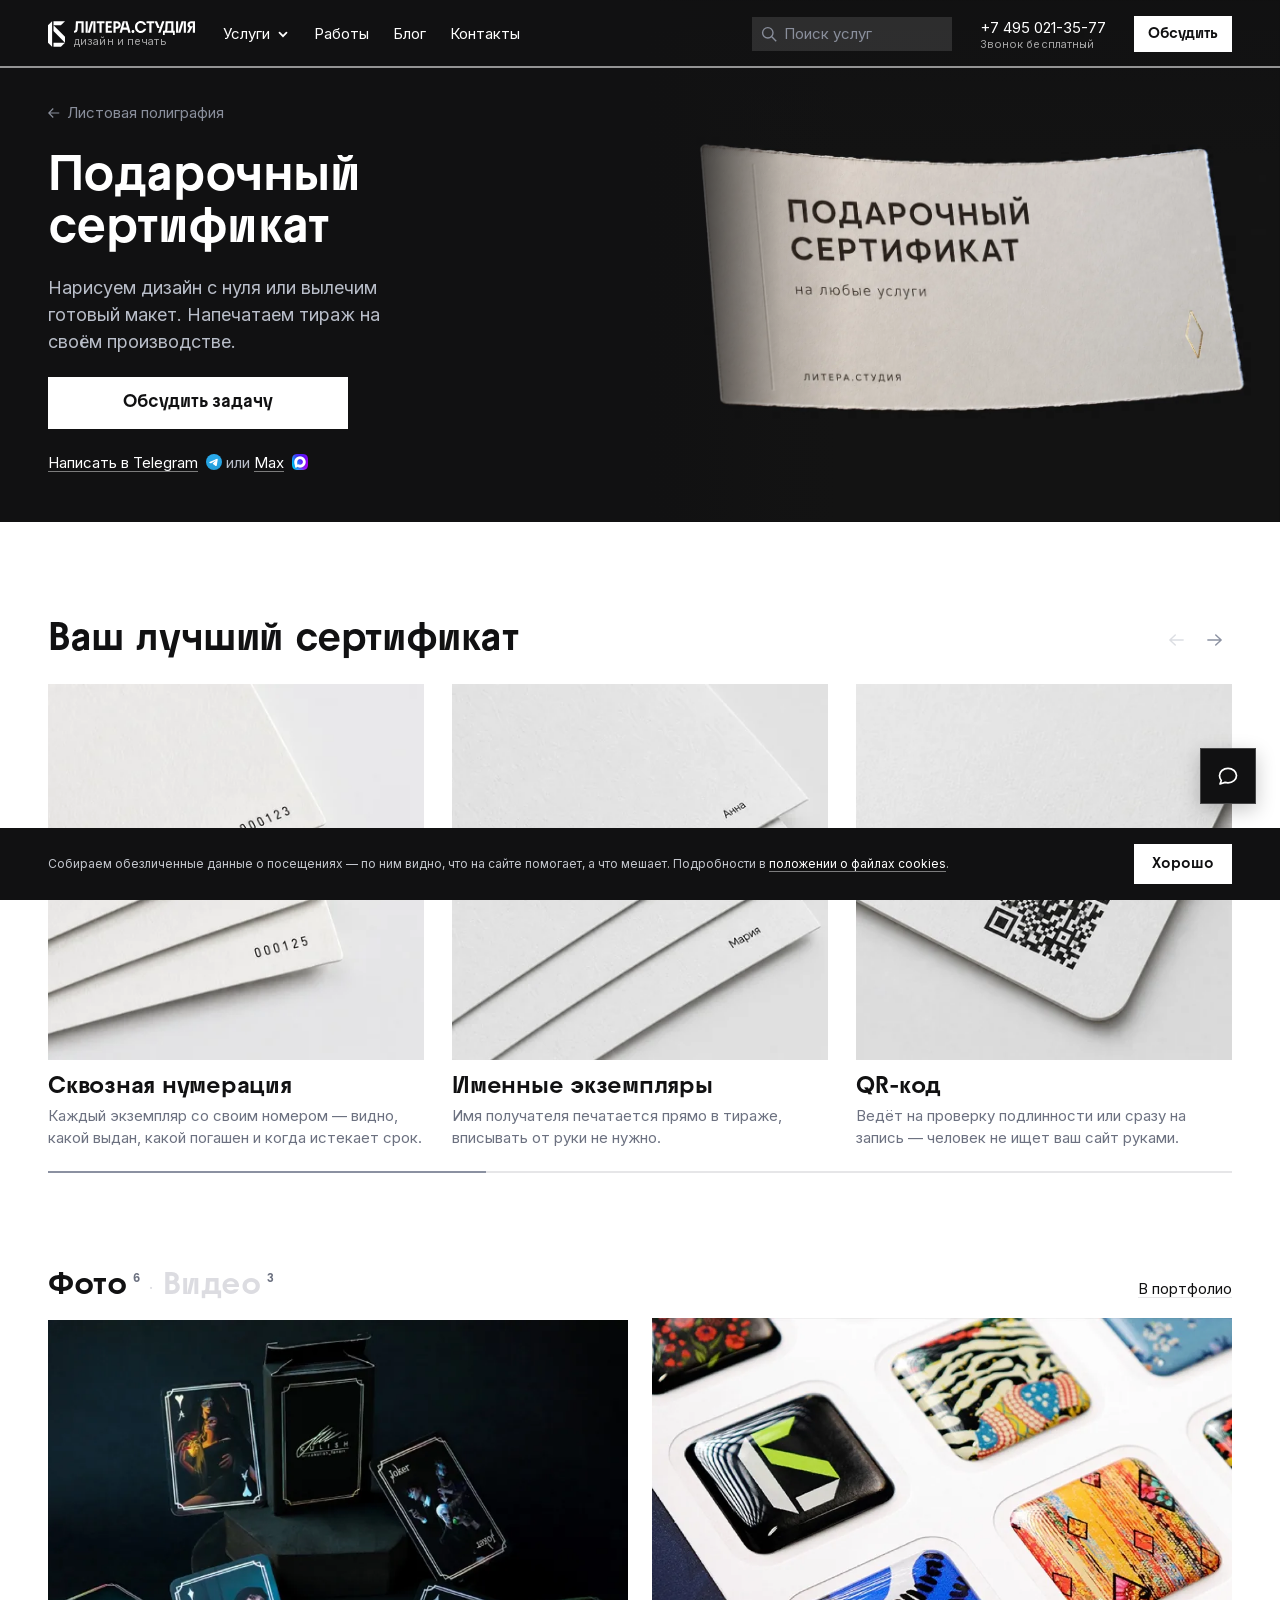
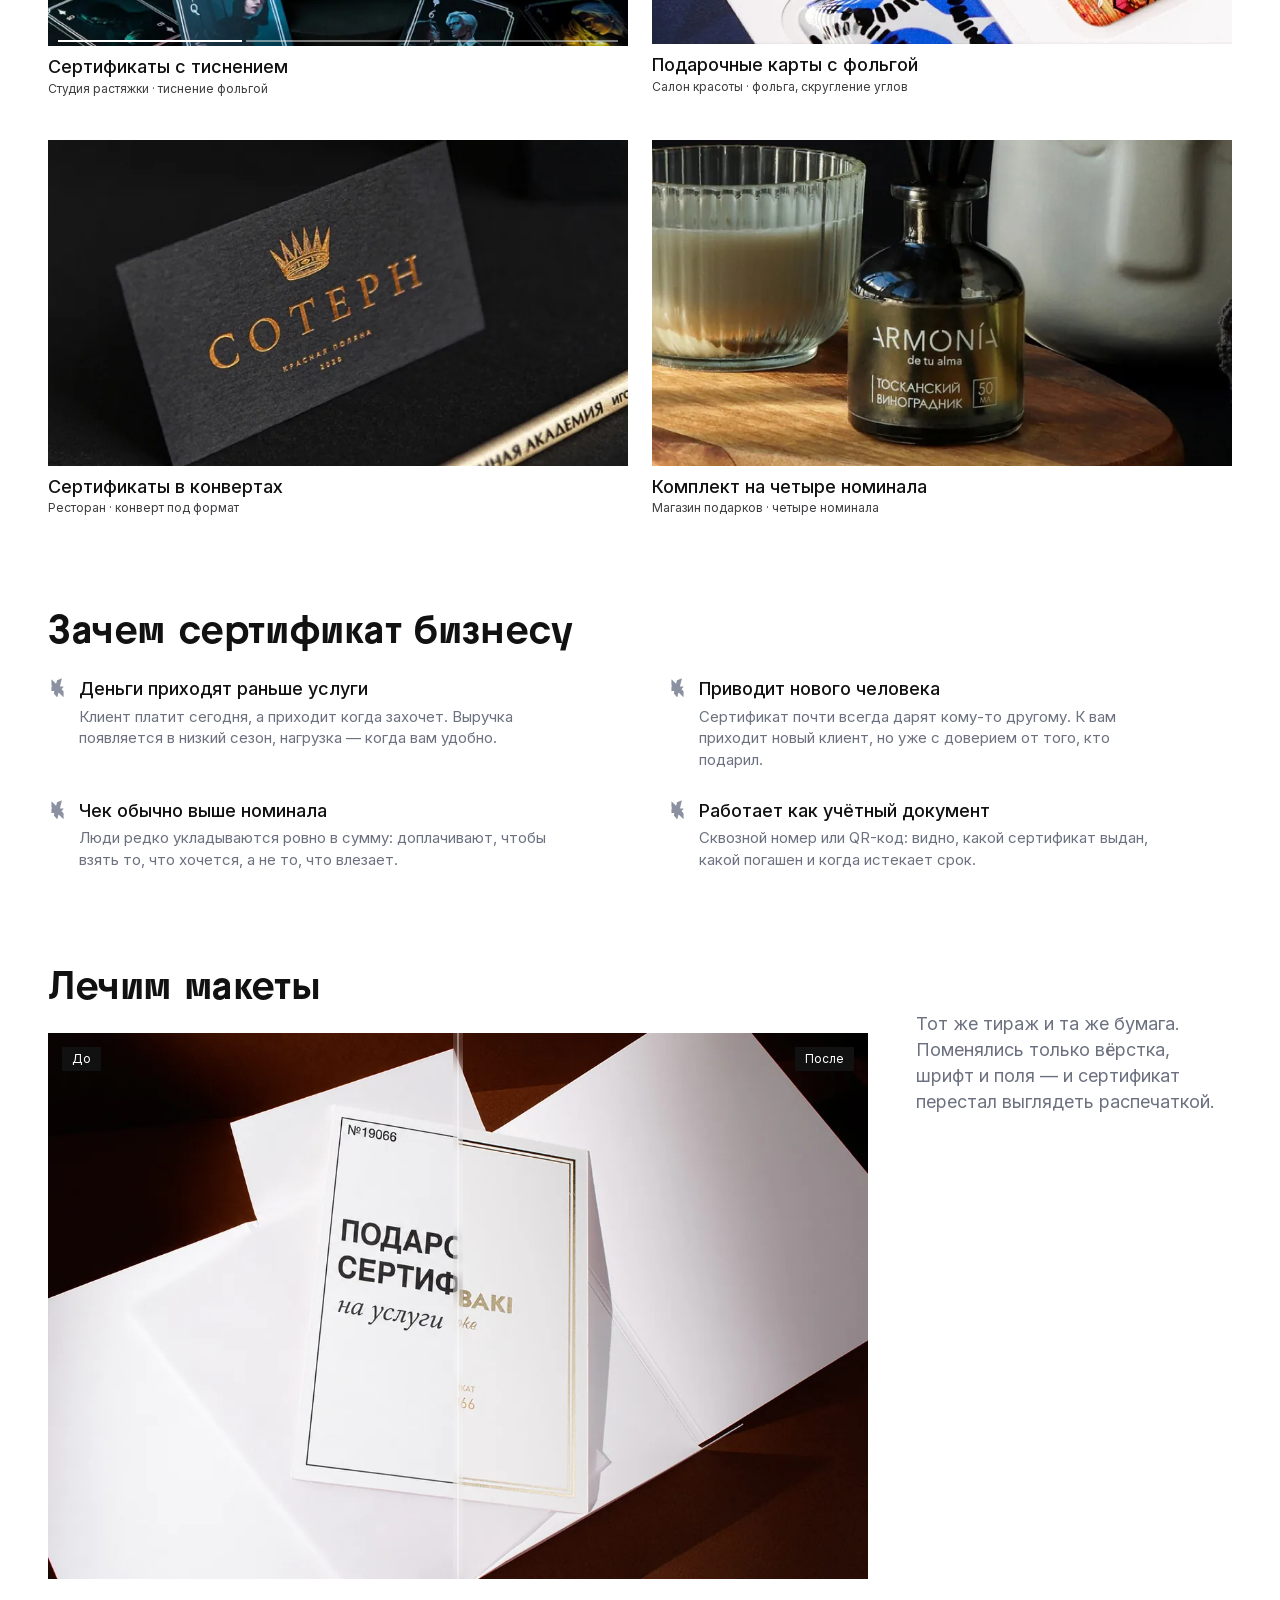
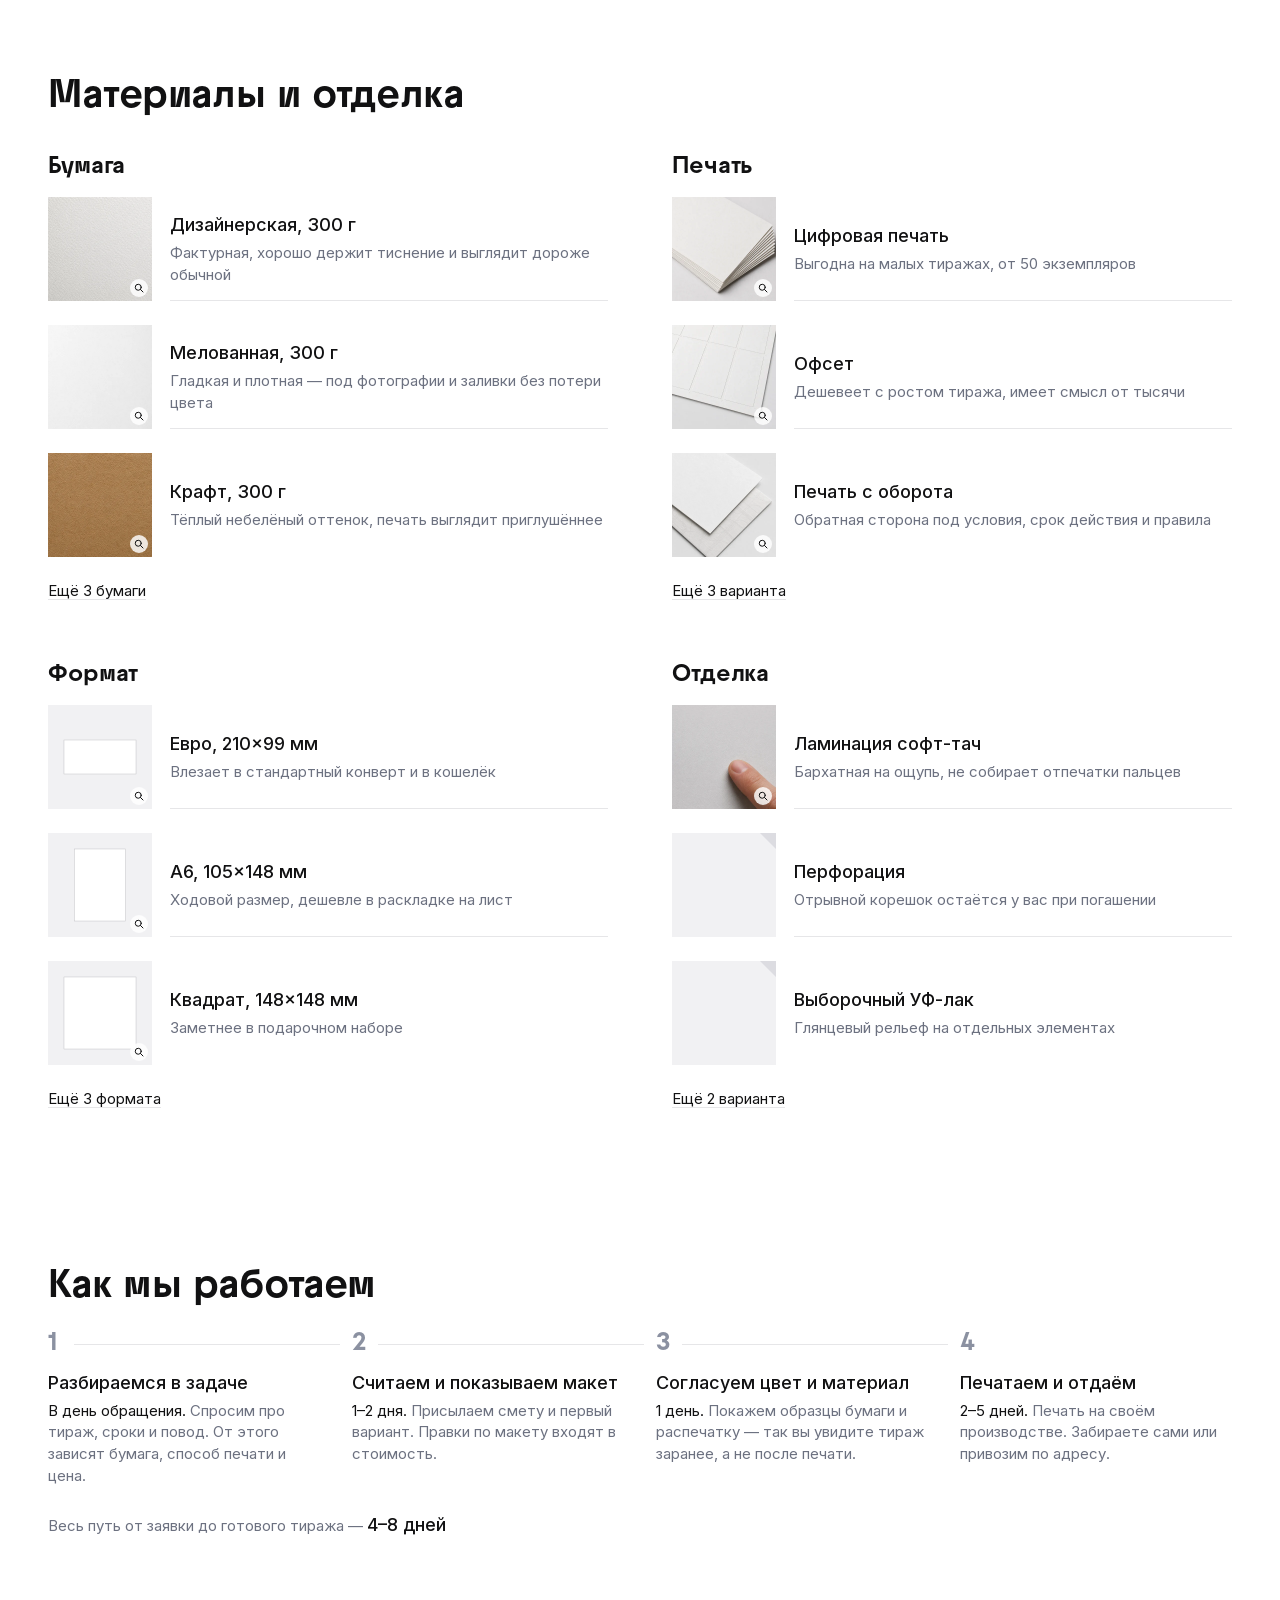
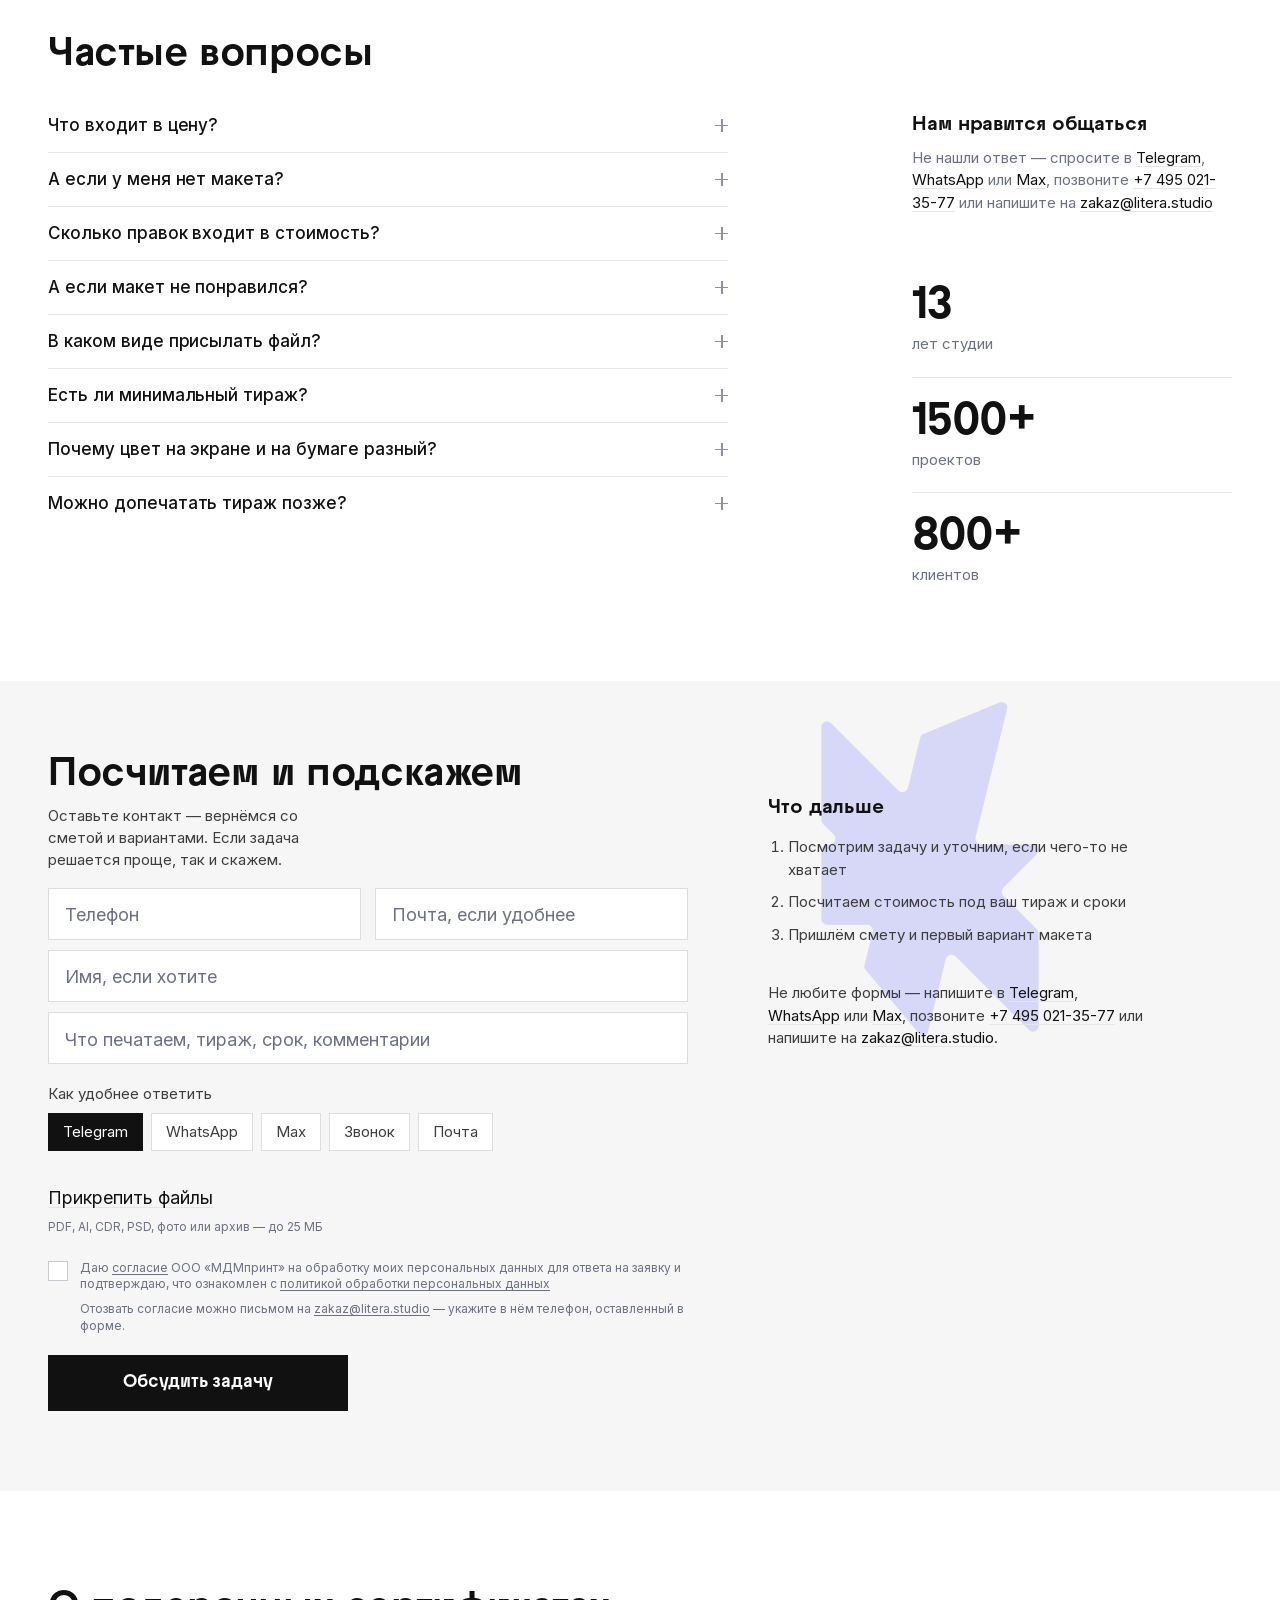
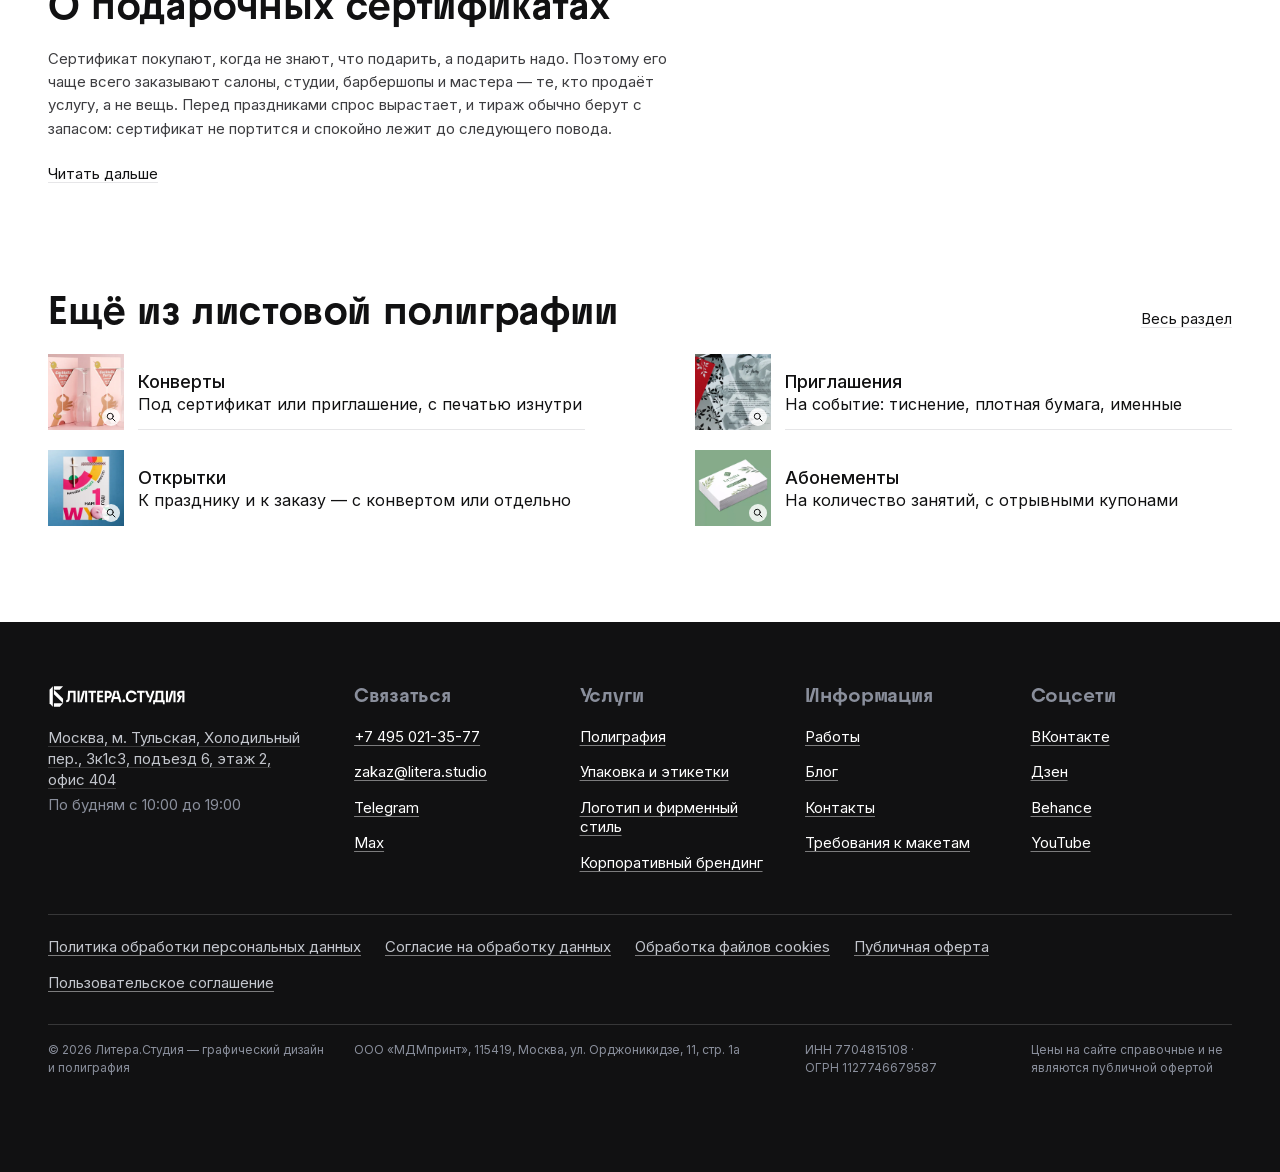
<file: test-dark.html>
<!doctype html>
<!-- СОБРАНО build.py. Не править этот файл: правки затрутся при следующей сборке.
     Исходник страницы — _pages/index.html, общие части — _parts/. -->
<html lang="ru">
<head>
<meta charset="utf-8">
<meta name="viewport" content="width=device-width, initial-scale=1, viewport-fit=cover">
<!-- Цвет строки статуса. Переключается в assets/js/header.js:
     тёмный на фотографии, белый когда шапка стала белой полосой. -->
<meta name="theme-color" content="#111112">
<meta property="og:type" content="website">
<meta property="og:site_name" content="Литера.Студия">
<meta property="og:locale" content="ru_RU">
<meta name="twitter:card" content="summary_large_image">
<link rel="preload" href="assets/fonts/inter-cyrillic.woff2" as="font" type="font/woff2" crossorigin>
<link rel="preload" href="assets/fonts/raptor-v2-premium-700.woff2" as="font" type="font/woff2" crossorigin>
<!-- ── Набор для любой страницы сайта ──────────────────────────────────
     Эти файлы можно подключать и на страницах старого дизайна: в них нет
     ни одного правила, которое красит чужую вёрстку. Всё своё живёт
     на классах с приставкой `ls-`.
     Сюда же входят компоненты шапки, меню, футера, виджета и куки-баннера —
     они помечены ниже. -->
<link rel="stylesheet" href="assets/css/tokens.css?v=436">
<link rel="stylesheet" href="assets/css/base.css?v=435">

<!-- ── Только для шаблонов нового дизайна ──────────────────────────────
     Правила на голых `html`, `body` и `h2`. На чужой странице покрасят фон
     в тёмный и переведут заголовки на Raptor. -->
<link rel="stylesheet" href="assets/css/page.css?v=435">

<!-- Кнопка — базовый компонент, поэтому идёт сразу за базой:
     остальные компоненты должны иметь возможность её перебить.
     Нужна и общему набору: кнопки есть в шапке, виджете и куки-баннере. -->
<link rel="stylesheet" href="assets/css/components/button.css?v=435">

<!-- Компоненты. Список одинаков для всех страниц: набор блоков у них
     разный, но система одна, и лишний файл на 20 строк дешевле, чем два
     расходящихся списка. Порядок — по следованию на странице, он важен
     при равной специфичности. -->
<link rel="stylesheet" href="assets/css/components/shell.css?v=435">
<!-- общие: идут на любой странице сайта -->
<link rel="stylesheet" href="assets/css/components/header.css?v=435">
<link rel="stylesheet" href="assets/css/components/menu.css?v=435">
<link rel="stylesheet" href="assets/css/components/cookie.css?v=435">
<link rel="stylesheet" href="assets/css/components/hero.css?v=435">
<link rel="stylesheet" href="assets/css/components/intro.css?v=435">
<link rel="stylesheet" href="assets/css/components/can.css?v=19">
<link rel="stylesheet" href="assets/css/components/before-after.css?v=19">
<link rel="stylesheet" href="assets/css/components/value.css?v=442">
<link rel="stylesheet" href="assets/css/components/works.css?v=452">
<link rel="stylesheet" href="assets/css/components/shorts.css?v=7">
<link rel="stylesheet" href="assets/css/components/rows.css?v=435">
<link rel="stylesheet" href="assets/css/components/catalog.css?v=435">
<link rel="stylesheet" href="assets/css/components/specs.css?v=436">
<link rel="stylesheet" href="assets/css/components/steps.css?v=444">
<link rel="stylesheet" href="assets/css/components/faq.css?v=435">
<link rel="stylesheet" href="assets/css/components/figures.css?v=435">
<link rel="stylesheet" href="assets/css/components/form.css?v=437">
<link rel="stylesheet" href="assets/css/components/modal.css?v=1">
<link rel="stylesheet" href="assets/css/components/text.css?v=435">
<link rel="stylesheet" href="assets/css/components/related.css?v=435">
<!-- общие: идут на любой странице сайта -->
<link rel="stylesheet" href="assets/css/components/footer.css?v=435">
<link rel="stylesheet" href="assets/css/components/copy-tip.css?v=435">
<link rel="stylesheet" href="assets/css/components/chat.css?v=437">

<!-- Раскладка идёт последней: её медиазапросы должны перебивать компоненты,
     иначе обёртка-телефон для десктопа не срабатывает. -->
<link rel="stylesheet" href="assets/css/layout.css?v=444">
<link rel="stylesheet" href="assets/css/motion.css?v=436">
<title>Подарочный сертификат — Литера.Студия</title>
<meta name="description" content="Дизайн подарочных сертификатов: нарисуем с нуля или подготовим готовый макет. Печатаем на своём производстве.">

<!-- Канонический адрес: страница доступна и по адресу с параметрами utm,
     без этого поиск считает их разными страницами. -->
<link rel="canonical" href="https://litera.studio/dizajn-sertifikata">

<meta property="og:title" content="Подарочный сертификат — дизайн и печать">
<meta property="og:description" content="Дизайн подарочных сертификатов: нарисуем с нуля или подготовим готовый макет. Печатаем на своём производстве.">
<meta property="og:url" content="https://litera.studio/dizajn-sertifikata">
<meta property="og:image" content="https://litera.studio/assets/img/hero-cert.jpg">

<!-- Путь для поиска: в выдаче он показывается вместо адреса страницы.
     Здесь он полный, а на экране крошка сокращена до одного шага вверх —
     на телефоне цепочка из четырёх звеньев занимает две строки и режется.
     Разметку нельзя вынести в отдельный файл: по внешней ссылке поисковики
     структурированные данные не читают. -->
<script type="application/ld+json">
{"@context":"https://schema.org","@type":"BreadcrumbList","itemListElement":[
{"@type":"ListItem","position":1,"name":"Главная","item":"https://litera.studio/"},
{"@type":"ListItem","position":2,"name":"Полиграфия","item":"https://litera.studio/poligrafiya"},
{"@type":"ListItem","position":3,"name":"Листовая полиграфия","item":"https://litera.studio/listovaya-poligrafiya"},
{"@type":"ListItem","position":4,"name":"Подарочный сертификат","item":"https://litera.studio/dizajn-sertifikata"}]}
</script>
<!-- Услуга: цена «от», валюта и город. Даёт в выдаче строку с ценой.
     Числа держать в согласии с первым экраном — при правке менять оба места. -->
<script type="application/ld+json">
{"@context":"https://schema.org","@type":"Service","name":"Дизайн и печать подарочных сертификатов",
"serviceType":"Полиграфия","url":"https://litera.studio/dizajn-sertifikata",
"areaServed":{"@type":"City","name":"Москва"},
"provider":{"@type":"Organization","name":"Литера.Студия","url":"https://litera.studio/",
"telephone":"+7 495 021-35-77","email":"zakaz@litera.studio",
"address":{"@type":"PostalAddress","addressLocality":"Москва","addressCountry":"RU",
"streetAddress":"Холодильный пер., 3к1с3"}},
"offers":{"@type":"Offer","price":"1500","priceCurrency":"RUB",
"availability":"https://schema.org/InStock","url":"https://litera.studio/dizajn-sertifikata"}}
</script>

<!-- Вопросы: собраны из блока «Частые вопросы» на этой же странице.
     Правило поиска — разметка обязана дословно совпадать с видимым текстом,
     поэтому при правке вопросов правится и здесь. -->
<script type="application/ld+json">
{"@context":"https://schema.org","@type":"FAQPage","mainEntity":[{"@type":"Question","name":"Что входит в цену?","acceptedAnswer":{"@type":"Answer","text":"В 1 500 ₽ входит печать тиража от 50 штук на нашей бумаге. Дизайн считаем отдельно: готовый макет печатаем как есть, а если рисуем с нуля — назовём стоимость после первого разговора, она зависит от сложности."}},{"@type":"Question","name":"А если у меня нет макета?","acceptedAnswer":{"@type":"Answer","text":"Сделаем сами: соберём из вашего текста и логотипа или придумаем концепцию. Стоимость дизайна зависит от сложности, назовём её до начала работы."}},{"@type":"Question","name":"Сколько правок входит в стоимость?","acceptedAnswer":{"@type":"Answer","text":"Две по согласованному направлению. Обычно хватает: до отрисовки мы обсуждаем повод, текст и стиль, поэтому первый вариант редко расходится с ожиданием. Дальнейшие правки считаем отдельно и предупреждаем заранее."}},{"@type":"Question","name":"А если макет не понравился?","acceptedAnswer":{"@type":"Answer","text":"Скажите, что не так — покажем второй вариант, он входит в стоимость. Если не совпало само направление, вернёмся к разговору о задаче и начнём заново, а не будем чинить неподходящий макет правками."}},{"@type":"Question","name":"В каком виде присылать файл?","acceptedAnswer":{"@type":"Answer","text":"Лучше всего PDF в CMYK с вылетами от 3 мм. Принимаем и рабочие файлы: AI, CDR, PSD, EPS. Подробнее — в требованиях к макетам. Не уверены, что с файлом всё в порядке — пришлите как есть, проверим и скажем, что поправить."}},{"@type":"Question","name":"Есть ли минимальный тираж?","acceptedAnswer":{"@type":"Answer","text":"Печатаем от 50 штук. Меньше — тоже возьмёмся, но за штуку выйдет заметно дороже: подготовка стоит одинаково и на 20 экземплярах, и на 500."}},{"@type":"Question","name":"Почему цвет на экране и на бумаге разный?","acceptedAnswer":{"@type":"Answer","text":"Экран светится, бумага отражает свет — часть экранных цветов на ней просто недостижима. Поэтому перед тиражом показываем распечатку: по ней видно, каким цвет будет на самом деле."}},{"@type":"Question","name":"Можно допечатать тираж позже?","acceptedAnswer":{"@type":"Answer","text":"Можно, файлы храним. Но цвет второй партии может немного отличаться от первой, а небольшой доптираж выходит дороже за штуку. Если знаете, что понадобится ещё, лучше заложить запас сразу."}}]}
</script>
</head>
<body>
<!-- Первая цель табуляции: с клавиатуры и со скринридера можно перескочить
     шапку с меню и попасть сразу в содержимое. -->
<a class="ls-skip" href="#main">К содержанию</a>
<main class="ls-card" id="main" data-dir="poligrafiya">
  <header class="ls-topbar">
    <!-- Логотип файлом (`assets/img/logo.svg`), а не набран шрифтом: знак берём
         из бренд-ассетов. Показывает его CSS-маска, поэтому он перекрашивается
         вместе с шапкой. Название остаётся текстом для скринридера и поиска. -->
    <a class="ls-wordmark">
      <span class="ls-sr-only">Литера.Студия — дизайн и печать</span>
      <i class="ls-wordmark-mark" aria-hidden="true"></i>
      <span class="ls-wordmark-text" aria-hidden="true">
        <i class="ls-wordmark-name"></i>
        <span class="ls-wordmark-tag">дизайн и печать</span>
      </span>
    </a>

    <!-- Навигация десктопа, на телефоне её заменяет бургер. Состав по данным
         аудита (см. ДАННЫЕ.md): список услуг, контакты, телефон. Проекты, кейсы
         и блог сюда не берём — блог даёт 36,5% трафика и 2,7% заявок,
         у кейсов 42 визита за год, портфолио ищут 3 запроса из 2256. -->
    <nav class="ls-topnav" aria-label="Разделы сайта">
      <button class="ls-topnav-menu" type="button" aria-expanded="false" aria-controls="menu">Услуги<svg width="14" height="14" viewBox="0 0 16 16" fill="none" stroke="currentColor" stroke-width="2" stroke-linecap="round" aria-hidden="true"><path d="M4 6.5l4 4 4-4"/></svg></button>
      <a href="/projects">Работы</a>
      <a href="/blog">Блог</a>
      <a href="/contacts">Контакты</a>
    </nav>
    <!-- Место для поля поиска: с 1280 скрипт переносит его сюда из панели меню.
         Ниже 1280 в шапке для него нет места, и поиск остаётся в панели. -->
    <div class="ls-topbar-search"></div>
    <!-- Телефон: 8,1% поисковых показов — гео-запросы, и это признак живой
         компании с производством. На десктопе он не звонилка — клик копирует
         номер, см. copy-contact.js. -->
    <div class="ls-topbar-tel">
      <a class="ls-topbar-phone" href="tel:+74950213577">+7 495 021-35-77</a>
            <span class="ls-topbar-tel-note">Звонок бесплатный</span>
    </div>
    <a class="ls-btn ls-btn-main ls-btn-xs ls-topbar-cta" href="#zayavka" tabindex="-1" aria-hidden="true">Обсудить</a>
    <button class="ls-burger" type="button" aria-label="Меню" aria-expanded="false" aria-controls="menu">
      <span class="ls-ico" aria-hidden="true"><i></i><i></i><i></i></span>
    </button>
  </header>
  <!-- Метка для наблюдателя в header.js: пока она видна, шапка не сжата.
       Стоит сразу за шапкой и до содержимого — порядок общий для всех
       страниц, иначе шапка на разных страницах сжимается в разных местах. -->
  <i class="ls-scroll-sentinel" aria-hidden="true"></i>

  <div class="ls-menu" id="menu" aria-label="Меню" hidden>
    <form class="ls-menu-search" role="search" method="get" action="/">
      <label class="ls-sr-only" for="q">Поиск по услугам</label>
      <svg class="ls-menu-search-ico" width="18" height="18" viewBox="0 0 20 20" fill="none"
        stroke="currentColor" stroke-width="1.7" aria-hidden="true"><circle cx="8.5" cy="8.5" r="6.5"/><path d="M13.5 13.5L19 19"/></svg>
      <input id="q" name="s" type="search" placeholder="Поиск услуг" autocomplete="off"
        enterkeyhint="search">
      <button class="ls-menu-search-clear" type="button" aria-label="Очистить" hidden>
        <svg width="14" height="14" viewBox="0 0 16 16" fill="none" stroke="currentColor"
          stroke-width="1.8" stroke-linecap="round" aria-hidden="true"><path d="M3 3l10 10M13 3L3 13"/></svg>
      </button>
    </form>

        <nav class="ls-menu-main" aria-label="Разделы">
      <a class="ls-menu-group" href="/poligrafiya" aria-expanded="false" aria-controls="sub0"><span class="ls-menu-group-name"><span class="ls-nw">Полиграфия <svg width="14" height="14" viewBox="0 0 16 16" fill="none" stroke="currentColor" stroke-width="2" stroke-linecap="round" aria-hidden="true"><path d="M4 6.5l4 4 4-4"/></svg></span></span></a>
      <div class="ls-menu-sub" id="sub0" hidden>
        <div>
          <a class="ls-menu-all" href="/poligrafiya">Все услуги раздела</a>
          <a href="/listovaya-poligrafiya">Листовая полиграфия</a>
          <a href="/dizajn-mnogostranichnoj-produkcii">Многостраничные издания</a>
          <a href="/verstka-poligrafii">Вёрстка полиграфии</a>
          <a href="/dizajn-kalendarya">Календари</a>
          <a href="/dizajn-shirokoformatnoj-poligrafii">Широкоформатная</a>
          <a href="/dizajn-dlya-bara">Меню и прайсы</a>
          <a href="/pechati-papki-plastikovye-karty">Папки, печати, пластиковые карты</a>
          <a href="/svadebnaya-poligrafiya">Свадебная полиграфия</a>
          <a href="/karty-i-nastolnye-igry">Карты и настольные игры</a>
          <a href="/illyustracii">Иллюстрации</a>
          <a href="/prepress">Подготовка к печати</a>
        </div>
      </div>
      <a class="ls-menu-group" href="/upakovka-i-etiketki" aria-expanded="false" aria-controls="sub1"><span class="ls-menu-group-name">Упаковка и <span class="ls-nw">этикетки <svg width="14" height="14" viewBox="0 0 16 16" fill="none" stroke="currentColor" stroke-width="2" stroke-linecap="round" aria-hidden="true"><path d="M4 6.5l4 4 4-4"/></svg></span></span></a>
      <div class="ls-menu-sub" id="sub1" hidden>
        <div>
          <a class="ls-menu-all" href="/upakovka-i-etiketki">Все услуги раздела</a>
          <a href="/dizajn-i-pechat-kashirovannyh-korobok-iz-zhyostkogo-kartona">Кашированные коробки</a>
          <a href="/dizajn-i-pechat-korobok-iz-kartona">Картонные коробки</a>
          <a href="/dizajn-i-pechat-korobok-iz-mgk">Коробки из МГК</a>
          <a href="/dizajn-i-pechat-korobok-s-lozhementom">Ложементы и вставки</a>
          <a href="/dizajn-naklejki">Этикетки и наклейки</a>
          <a href="#" data-soon>Упаковочные материалы</a> <!-- страницы ещё нет, новая подгруппа -->
        </div>
      </div>
      <a class="ls-menu-group" href="/razrabotka-dizajna-logotipa-kompanii" aria-expanded="false" aria-controls="sub2"><span class="ls-menu-group-name">Логотип и фирменный <span class="ls-nw">стиль <svg width="14" height="14" viewBox="0 0 16 16" fill="none" stroke="currentColor" stroke-width="2" stroke-linecap="round" aria-hidden="true"><path d="M4 6.5l4 4 4-4"/></svg></span></span></a>
      <div class="ls-menu-sub" id="sub2" hidden>
        <div>
          <a class="ls-menu-all" href="/razrabotka-dizajna-logotipa-kompanii">Все услуги раздела</a>
          <a href="/razrabotka-dizajna-maskota-brenda">Маскот бренда</a>
          <a href="/razrabotka-brendbuka">Брендбук и гайдлайн</a>
          <a href="/dizajn-firmennyh-nositelej">Фирменные носители</a>
          <a href="/redizajn-logotipa-i-firmennyh-nositelej">Редизайн логотипа</a>
        </div>
      </div>
      <a class="ls-menu-group" href="/korporativnyj-brending-suveniry" aria-expanded="false" aria-controls="sub3"><span class="ls-menu-group-name">Корпоративный <span class="ls-nw">брендинг <svg width="14" height="14" viewBox="0 0 16 16" fill="none" stroke="currentColor" stroke-width="2" stroke-linecap="round" aria-hidden="true"><path d="M4 6.5l4 4 4-4"/></svg></span></span></a>
      <div class="ls-menu-sub" id="sub3" hidden>
        <div>
          <a class="ls-menu-all" href="/korporativnyj-brending-suveniry">Все услуги раздела</a>
          <a href="/korporativnyj-merch">Корпоративный мерч</a>
          <a href="/dizajn-suvenirnoj-produkcii">Брендирование сувениров</a>
          <a href="/korporativnye-podarochnye-nabory">Подарочные наборы</a>
        </div>
      </div>
    </nav>

  <nav class="ls-menu-more" aria-label="Информация">
      <a href="/projects">Работы</a>
      <a href="/blog">Блог</a>
      <a href="/contacts">Контакты</a>
    </nav>

    <div class="ls-menu-foot">
      <a href="tel:+74950213577">+7 495 021-35-77</a>
      <a href="mailto:zakaz@litera.studio">zakaz@litera.studio</a>
      <p class="ls-menu-links">
        <a href="https://t.me/litera_studio">Telegram</a>
        <a href="https://api.whatsapp.com/send?phone=79777936481">WhatsApp</a>
        <a href="https://max.ru/u/f9LHodD0cOIV9InOx6ulNiryFx5jU7n5eIY9DliBnMiKjsrZAmOxnfX0e38">Max</a>
      </p>
    </div>
  </div>

  <!-- Первый экран одним блоком: на десктопе он прилипает, и страница
       наезжает на него слоем. Без обёртки заголовок, кнопка и кадр
       прилипали бы вразнобой — они отдельные элементы сетки. -->
  <div class="ls-lead">
    <figure class="ls-hero">
      <picture>
          <source srcset="assets/img/hero-cert.webp" type="image/webp">
          <img fetchpriority="high" src="assets/img/hero-cert.jpg" width="1622" height="1216" alt="Подарочный сертификат на дизайнерской бумаге с рваным краем и золотым тиснением">
        </picture>
    </figure>

    <div class="ls-body">
    <!-- метка для телефона: по ней шапка понимает, что белый слой
         дошёл до неё. На широком экране работает метка в начале .rest.
         По ней же на телефоне выезжает виджет связи — то есть когда кадр
         ушёл под шапку (assets/js/chat.js). -->
    <i class="ls-body-sentinel ls-chat-sentinel" aria-hidden="true"></i>
      <nav aria-label="Хлебные крошки">
        <a class="ls-back" href="/listovaya-poligrafiya">
          <svg width="12" height="11" viewBox="0 0 16 14" fill="none" stroke="currentColor" stroke-width="1.6" aria-hidden="true"><path d="M7 1L1 7l6 6M1 7h14"/></svg>
          Листовая полиграфия
        </a>
      </nav>
      <h1 class="ls-title">Подарочный сертификат</h1>
      <p class="ls-desc">Нарисуем дизайн с нуля или вылечим готовый макет. Напечатаем тираж на своём производстве.</p>

    </div>

    <div class="ls-cta">
      <a class="ls-btn ls-btn-main" href="#zayavka">Обсудить задачу</a>
    </div>

    <p class="ls-cta-alt"><a href="https://t.me/litera_studio"><span>Написать в Telegram</span><svg width="16" height="16" viewBox="0 0 128 128" aria-hidden="true"><defs><linearGradient id="tg" x1="50%" x2="50%" y1="0%" y2="99.258%"><stop offset="0%" stop-color="#2AABEE"/><stop offset="100%" stop-color="#229ED9"/></linearGradient></defs><circle cx="64" cy="64" r="64" fill="url(#tg)"/><path fill="#fff" d="M28.9700376,63.3244248 C47.6273373,55.1957357 60.0684594,49.8368063 66.2934036,47.2476366 C84.0668845,39.855031 87.7600616,38.5708563 90.1672227,38.528 C90.6966555,38.5191258 91.8804274,38.6503351 92.6472251,39.2725385 C93.294694,39.7979149 93.4728387,40.5076237 93.5580865,41.0057381 C93.6433345,41.5038525 93.7494885,42.63857 93.6651041,43.5252052 C92.7019529,53.6451182 88.5344133,78.2034783 86.4142057,89.5379542 C85.5170662,94.3339958 83.750571,95.9420841 82.0403991,96.0994568 C78.3237996,96.4414641 75.5015827,93.6432685 71.9018743,91.2836143 C66.2690414,87.5912212 63.0868492,85.2926952 57.6192095,81.6896017 C51.3004058,77.5256038 55.3966232,75.2369981 58.9976911,71.4967761 C59.9401076,70.5179421 76.3155302,55.6232293 76.6324771,54.2720454 C76.6721165,54.1030573 76.7089039,53.4731496 76.3346867,53.1405352 C75.9604695,52.8079208 75.4081573,52.921662 75.0095933,53.0121213 C74.444641,53.1403447 65.4461175,59.0880351 48.0140228,70.8551922 C45.4598218,72.6091037 43.1463059,73.4636682 41.0734751,73.4188859 C38.7883453,73.3695169 34.3926725,72.1268388 31.1249416,71.0646282 C27.1169366,69.7617838 23.931454,69.0729605 24.208838,66.8603276 C24.3533167,65.7078514 25.9403832,64.5292172 28.9700376,63.3244248 Z"/></svg></a> или <a href="https://max.ru/u/f9LHodD0cOIV9InOx6ulNiryFx5jU7n5eIY9DliBnMiKjsrZAmOxnfX0e38"><span>Max</span><img loading="lazy" decoding="async" class="ls-max" src="assets/img/max-logo.png" width="16" height="16" alt=""></a></p>
  </div>

  <!-- Всё, что ниже первого экрана, — один слой с общим фоном.
       Иначе в промежутках между секциями просвечивает прилипшая плашка. -->
  <div class="ls-rest">
    <!-- метка для широкого экрана: по ней шапка понимает, что белый слой
         дошёл до неё. На телефоне работает метка выше, в начале страницы. -->
    <i class="ls-rest-sentinel" aria-hidden="true"></i>

    <!-- Что можно сделать с продуктом. Не «из чего он сделан» — это ниже,
         в материалах, — а что добавляется сверх обычного тиража. Клиент чаще
         всего не знает, что так можно, поэтому блок стоит сразу под первым
         экраном, до объяснений про выгоду.

         Меньше трёх пунктов — блок не показывается: два из четырёх мест
         в ряду читаются как недосмотр редактора. Больше четырёх — лишние
         уходят под «ещё», как в материалах. -->
    <section class="ls-can">
      <div class="ls-can-head">
        <h2>Ваш лучший сертификат</h2>
        <!-- Кнопки появляются только когда лента шире экрана: скрипт
             считает это сам и прячет их, если прокручивать нечего. -->
        <div class="ls-can-nav" hidden>
          <button type="button" class="ls-can-prev" aria-label="Предыдущие"><svg width="15" height="12" viewBox="0 0 18 14" fill="none" stroke="currentColor" stroke-width="1.7" stroke-linecap="round" stroke-linejoin="round" aria-hidden="true"><path d="M7.5 1 1 7l6.5 6M1 7h16"/></svg></button>
          <button type="button" class="ls-can-next" aria-label="Следующие"><svg width="15" height="12" viewBox="0 0 18 14" fill="none" stroke="currentColor" stroke-width="1.7" stroke-linecap="round" stroke-linejoin="round" aria-hidden="true"><path d="M10.5 1 17 7l-6.5 6M17 7H1"/></svg></button>
        </div>
      </div>
      <ul>
        <li>
          <span class="ls-can-pic">
            <picture>
              <source srcset="assets/img/materials/pers-numbering.webp" type="image/webp">
              <img loading="lazy" decoding="async" src="assets/img/materials/pers-numbering.jpg" width="416" height="416" alt="Сертификаты со сквозной нумерацией">
            </picture>
          </span>
          <b>Сквозная нумерация</b>
          <p>Каждый экземпляр со своим номером — видно, какой выдан, какой погашен и когда истекает срок.</p>
        </li>
        <li>
          <span class="ls-can-pic">
            <picture>
              <source srcset="assets/img/materials/pers-names.webp" type="image/webp">
              <img loading="lazy" decoding="async" src="assets/img/materials/pers-names.jpg" width="416" height="416" alt="Именной сертификат с напечатанным именем">
            </picture>
          </span>
          <b>Именные экземпляры</b>
          <p>Имя получателя печатается прямо в тираже, вписывать от руки не нужно.</p>
        </li>
        <li>
          <span class="ls-can-pic">
            <picture>
              <source srcset="assets/img/materials/pers-qr.webp" type="image/webp">
              <img loading="lazy" decoding="async" src="assets/img/materials/pers-qr.jpg" width="416" height="416" alt="Сертификат с QR-кодом">
            </picture>
          </span>
          <b>QR-код</b>
          <p>Ведёт на проверку подлинности или сразу на запись — человек не ищет ваш сайт руками.</p>
        </li>
      
        <li>
            <span class="ls-can-pic">
              <picture>
                <source srcset="assets/img/materials/fin-foil.webp" type="image/webp">
                <img loading="lazy" decoding="async" src="assets/img/materials/fin-foil.jpg" width="416" height="416" alt="Сертификат с золотым тиснением">
              </picture>
            </span>
            <b>Тиснение фольгой</b>
            <p>Золото, серебро или цвет — единственное, что нельзя подделать сканером.</p>
          </li>
        <li>
            <span class="ls-can-pic">
              <picture>
                <source srcset="assets/img/materials/fin-rounded.webp" type="image/webp">
                <img loading="lazy" decoding="async" src="assets/img/materials/fin-rounded.jpg" width="416" height="416" alt="Сертификат со скруглёнными углами">
              </picture>
            </span>
            <b>Скругление углов</b>
            <p>Сертификат не мнётся в кошельке и не выглядит вырезанным из листа.</p>
          </li>
              <li>
          <span class="ls-can-pic" aria-hidden="true"></span>
          <b>Срок действия и номинал</b>
          <p>Печатаем прямо в тираже — не нужно вписывать от руки и следить, чтобы не стёрлось.</p>
        </li>
        <li>
          <span class="ls-can-pic" aria-hidden="true"></span>
          <b>Скретч-слой</b>
          <p>Номинал или код под стираемым слоем: видно, что сертификатом ещё не пользовались.</p>
        </li>
        <li>
          <span class="ls-can-pic" aria-hidden="true"></span>
          <b>Штрихкод</b>
          <p>Считывается кассой — сертификат гасится в вашей учётной системе, а не в тетради.</p>
        </li>
      </ul>
      <div class="ls-can-bar" aria-hidden="true"><i></i></div>
    </section>

    <section class="ls-works">
      <!-- Надзаголовок объясняет, что это за блок, а режимы набраны как
           заголовок: они и есть то, что человек выбирает. Счётчик рядом
           с «Видео» нужен затем, что за невыбранной вкладкой контента
           не видно — по цифре сразу понятно, есть там что-то или нет. -->
      <div class="ls-works-head">
        <div>
          <!-- Заголовок остаётся в разметке, но не на экране: режимы читаются
               как название блока, а скринридеру и поиску нужно слово. -->
          <h2 class="ls-sr-only">Работы</h2>
          <div class="ls-works-tabs" role="tablist" aria-label="Что показывать">
            <button type="button" role="tab" aria-selected="true" aria-controls="works-photo" id="tab-photo">Фото<em>6</em></button>
            <i aria-hidden="true">·</i>
            <button type="button" role="tab" aria-selected="false" aria-controls="works-video" id="tab-video">Видео<em>3</em></button>
          </div>
        </div>
        <a href="/projects">В портфолио</a>
      </div>
      <!-- Плитки ведут в общее портфолио: отдельных страниц работ пока нет.
         Когда появятся, CMS подставит их адреса вместо /projects. -->
    <ul class="ls-works-list" id="works-photo" role="tabpanel" aria-labelledby="tab-photo">
                <li class="ls-work ls-has-shots"><a href="/projects" data-cursor="Посмотреть работу">
          <i class="ls-zone" aria-hidden="true"></i>
          <i class="ls-zone" aria-hidden="true"></i>
          <i class="ls-zone" aria-hidden="true"></i>
          <span class="ls-shots">
            <picture>
              <source srcset="assets/img/p2.webp" type="image/webp">
              <img loading="lazy" decoding="async" src="assets/img/p2.jpg" width="900" height="457" alt="Сертификат на дизайнерской бумаге с тиснением">
            </picture>
            <picture>
              <source srcset="assets/img/p4.webp" type="image/webp">
              <img loading="lazy" decoding="async" src="assets/img/p4.jpg" width="900" height="457" alt="">
            </picture>
            <picture>
              <source srcset="assets/img/p5.webp" type="image/webp">
              <img loading="lazy" decoding="async" src="assets/img/p5.jpg" width="900" height="457" alt="">
            </picture>
          </span>
          <span class="ls-dots" aria-hidden="true"><i></i><i></i><i></i></span>
          <b>Сертификаты с тиснением</b>
          <span class="ls-work-tags">Студия растяжки · тиснение фольгой</span>
        </a></li>
        <li class="ls-work"><a href="/projects" data-cursor="Посмотреть работу">
          <picture>
          <source srcset="assets/img/p3.webp" type="image/webp">
          <img loading="lazy" decoding="async" src="assets/img/p3.jpg" width="900" height="497" alt="Подарочные сертификаты с золотой фольгой">
        </picture>
          <b>Подарочные карты с фольгой</b>
          <span class="ls-work-tags">Салон красоты · фольга, скругление углов</span>
        </a></li>
        <li class="ls-work"><a href="/projects" data-cursor="Посмотреть работу">
          <picture>
          <source srcset="assets/img/p4.webp" type="image/webp">
          <img loading="lazy" decoding="async" src="assets/img/p4.jpg" width="900" height="457" alt="Сертификаты в конверте с логотипом">
        </picture>
          <b>Сертификаты в конвертах</b>
          <span class="ls-work-tags">Ресторан · конверт под формат</span>
        </a></li>
        <li class="ls-work"><a href="/projects" data-cursor="Посмотреть работу">
          <picture>
          <source srcset="assets/img/p5.webp" type="image/webp">
          <img loading="lazy" decoding="async" src="assets/img/p5.jpg" width="900" height="457" alt="Комплект сертификатов разных номиналов">
        </picture>
          <b>Комплект на четыре номинала</b>
          <span class="ls-work-tags">Магазин подарков · четыре номинала</span>
        </a></li>
                <li class="ls-work"><a href="/projects" data-cursor="Посмотреть работу">
          <picture>
          <source srcset="assets/img/hero-cert.webp" type="image/webp">
          <img loading="lazy" decoding="async" src="assets/img/hero-cert.jpg" width="900" height="457" alt="Сертификат на розовой бумаге с QR-кодом">
        </picture>
          <b>Сертификаты с QR-кодом</b>
          <span class="ls-work-tags">Фитнес-студия · QR и сквозной номер</span>
        </a></li>
        <li class="ls-work"><a href="/projects" data-cursor="Посмотреть работу">
          <picture>
          <source srcset="assets/img/p3.webp" type="image/webp">
          <img loading="lazy" decoding="async" src="assets/img/p3.jpg" width="900" height="497" alt="Подарочные сертификаты с фольгой">
        </picture>
          <b>Именные сертификаты</b>
          <span class="ls-work-tags">Барбершоп · именная печать</span>
        </a></li>
      </ul>
          <ul class="ls-shorts-list" id="works-video" role="tabpanel" aria-labelledby="tab-video" hidden>
        <li class="ls-short"><a href="https://vk.com/video191195025_456239176" data-video="191195025_456239176" data-cursor="Смотреть ролик" target="_blank" rel="noopener">
          <img loading="lazy" decoding="async" src="assets/img/shorts/v1.jpg" width="405" height="720" alt="Печать подарочных сертификатов">
          <i class="ls-short-play" aria-hidden="true"><svg width="15" height="18" viewBox="0 0 15 18" fill="currentColor" aria-hidden="true"><path d="M15 9 0 18V0Z"/></svg></i>
        </a></li>
        <li class="ls-short"><a href="https://vk.com/video191195025_456239214" data-video="191195025_456239214" data-cursor="Смотреть ролик" target="_blank" rel="noopener">
          <img loading="lazy" decoding="async" src="assets/img/shorts/v2.jpg" width="405" height="720" alt="Сертификаты с тиснением, крупный план">
          <i class="ls-short-play" aria-hidden="true"><svg width="15" height="18" viewBox="0 0 15 18" fill="currentColor" aria-hidden="true"><path d="M15 9 0 18V0Z"/></svg></i>
        </a></li>
        <li class="ls-short"><a href="https://vk.com/video191195025_456239129" data-video="191195025_456239129" data-cursor="Смотреть ролик" target="_blank" rel="noopener">
          <img loading="lazy" decoding="async" src="assets/img/shorts/v3.jpg" width="405" height="720" alt="Готовый тираж сертификатов">
          <i class="ls-short-play" aria-hidden="true"><svg width="15" height="18" viewBox="0 0 15 18" fill="currentColor" aria-hidden="true"><path d="M15 9 0 18V0Z"/></svg></i>
        </a></li>
      </ul>
    </section>




    <!-- Группы обёрнуты, чтобы не разрывались между колонками на десктопе:
       заголовок, строки и раскрытие «Ещё…» должны остаться вместе. -->
    <!-- Было и стало. Пока снимков нет — две заглушки разной светлоты,
         чтобы движение шторки было видно. Когда появятся, вместо .ls-ba-stub
         встанут <picture> с макетом до правки и после. -->
<section class="ls-value">
      <h2>Зачем сертификат бизнесу</h2>
      <ul>
        <li>
          <svg class="ls-mark" viewBox="0 0 113.12 161.82" fill="currentColor" aria-hidden="true"><path d="m53.39,38.49l-4.17,17.01c-.35,1.45-2.16,1.95-3.21.9l-22.43-22.43c-1.16-1.16-3.15-.34-3.15,1.31v30.92c0,.49.19.96.54,1.31l3.55,3.55c1.2,1.2.35,3.26-1.35,3.26h-.82c-1.06,0-1.92.86-1.92,1.92v22.93c0,1.06.86,1.92,1.92,1.92h13.26c1.24,0,2.15,1.16,1.86,2.37l-2.79,11.37c-.09.35.02.73.3,1.06l17.6,21.04c.93,1.11,3,.99,3.29-.18l5.95-24.28c.35-1.45,2.16-1.95,3.21-.9l24.51,24.52c1.16,1.16,3.15.34,3.15-1.31v-30.91c0-.49-.19-.96-.54-1.31l-11.15-11.15c-.75-.75-.75-1.96,0-2.7l11.12-11.12c1.21-1.21.35-3.27-1.36-3.27h-17.17c-1.24,0-2.15-1.16-1.86-2.37l10.57-43.09c.29-1.18-1.5-2.24-2.83-1.68l-25.34,10.52c-.4.16-.67.45-.75.8Z"/></svg>
          <b>Деньги приходят раньше услуги</b>
          <p>Клиент платит сегодня, а приходит когда захочет. Выручка появляется в низкий сезон, нагрузка — когда вам удобно.</p>
        </li>
        <li>
          <svg class="ls-mark" viewBox="0 0 113.12 161.82" fill="currentColor" aria-hidden="true"><path d="m53.39,38.49l-4.17,17.01c-.35,1.45-2.16,1.95-3.21.9l-22.43-22.43c-1.16-1.16-3.15-.34-3.15,1.31v30.92c0,.49.19.96.54,1.31l3.55,3.55c1.2,1.2.35,3.26-1.35,3.26h-.82c-1.06,0-1.92.86-1.92,1.92v22.93c0,1.06.86,1.92,1.92,1.92h13.26c1.24,0,2.15,1.16,1.86,2.37l-2.79,11.37c-.09.35.02.73.3,1.06l17.6,21.04c.93,1.11,3,.99,3.29-.18l5.95-24.28c.35-1.45,2.16-1.95,3.21-.9l24.51,24.52c1.16,1.16,3.15.34,3.15-1.31v-30.91c0-.49-.19-.96-.54-1.31l-11.15-11.15c-.75-.75-.75-1.96,0-2.7l11.12-11.12c1.21-1.21.35-3.27-1.36-3.27h-17.17c-1.24,0-2.15-1.16-1.86-2.37l10.57-43.09c.29-1.18-1.5-2.24-2.83-1.68l-25.34,10.52c-.4.16-.67.45-.75.8Z"/></svg>
          <b>Приводит нового человека</b>
          <p>Сертификат почти всегда дарят кому-то другому. К вам приходит новый клиент, но уже с доверием от того, кто подарил.</p>
        </li>
        <li>
          <svg class="ls-mark" viewBox="0 0 113.12 161.82" fill="currentColor" aria-hidden="true"><path d="m53.39,38.49l-4.17,17.01c-.35,1.45-2.16,1.95-3.21.9l-22.43-22.43c-1.16-1.16-3.15-.34-3.15,1.31v30.92c0,.49.19.96.54,1.31l3.55,3.55c1.2,1.2.35,3.26-1.35,3.26h-.82c-1.06,0-1.92.86-1.92,1.92v22.93c0,1.06.86,1.92,1.92,1.92h13.26c1.24,0,2.15,1.16,1.86,2.37l-2.79,11.37c-.09.35.02.73.3,1.06l17.6,21.04c.93,1.11,3,.99,3.29-.18l5.95-24.28c.35-1.45,2.16-1.95,3.21-.9l24.51,24.52c1.16,1.16,3.15.34,3.15-1.31v-30.91c0-.49-.19-.96-.54-1.31l-11.15-11.15c-.75-.75-.75-1.96,0-2.7l11.12-11.12c1.21-1.21.35-3.27-1.36-3.27h-17.17c-1.24,0-2.15-1.16-1.86-2.37l10.57-43.09c.29-1.18-1.5-2.24-2.83-1.68l-25.34,10.52c-.4.16-.67.45-.75.8Z"/></svg>
          <b>Чек обычно выше номинала</b>
          <p>Люди редко укладываются ровно в сумму: доплачивают, чтобы взять то, что хочется, а не то, что влезает.</p>
        </li>
        <li>
          <svg class="ls-mark" viewBox="0 0 113.12 161.82" fill="currentColor" aria-hidden="true"><path d="m53.39,38.49l-4.17,17.01c-.35,1.45-2.16,1.95-3.21.9l-22.43-22.43c-1.16-1.16-3.15-.34-3.15,1.31v30.92c0,.49.19.96.54,1.31l3.55,3.55c1.2,1.2.35,3.26-1.35,3.26h-.82c-1.06,0-1.92.86-1.92,1.92v22.93c0,1.06.86,1.92,1.92,1.92h13.26c1.24,0,2.15,1.16,1.86,2.37l-2.79,11.37c-.09.35.02.73.3,1.06l17.6,21.04c.93,1.11,3,.99,3.29-.18l5.95-24.28c.35-1.45,2.16-1.95,3.21-.9l24.51,24.52c1.16,1.16,3.15.34,3.15-1.31v-30.91c0-.49-.19-.96-.54-1.31l-11.15-11.15c-.75-.75-.75-1.96,0-2.7l11.12-11.12c1.21-1.21.35-3.27-1.36-3.27h-17.17c-1.24,0-2.15-1.16-1.86-2.37l10.57-43.09c.29-1.18-1.5-2.24-2.83-1.68l-25.34,10.52c-.4.16-.67.45-.75.8Z"/></svg>
          <b>Работает как учётный документ</b>
          <p>Сквозной номер или QR-код: видно, какой сертификат выдан, какой погашен и когда истекает срок.</p>
        </li>
      </ul>
    </section>

    <section class="ls-ba">
      <h2>Лечим макеты</h2>
      <div class="ls-ba-frame" style="--pos:50%">
        <span class="ls-ba-before">
          <picture>
            <source srcset="assets/img/ba/before.webp" type="image/webp">
            <img src="assets/img/ba/before.jpg" width="1200" height="800" loading="lazy" decoding="async"
              alt="Тот же сертификат до работы студии: системный шрифт, тонкая рамка, клипарт-завиток">
          </picture>
          <span class="ls-ba-tag">До</span>
        </span>
        <span class="ls-ba-after">
          <picture>
            <source srcset="assets/img/ba/after.webp" type="image/webp">
            <img src="assets/img/ba/after.jpg" width="1200" height="800" loading="lazy" decoding="async"
              alt="Сертификат BOURBAKI после работы студии: золотая рамка, тиснёный логотип, номер">
          </picture>
          <span class="ls-ba-tag">После</span>
        </span>
        <span class="ls-ba-handle" aria-hidden="true"></span>
        <input class="ls-ba-range" type="range" min="0" max="100" value="50" step="1"
          aria-label="Сравнить макет до правки и после">
      </div>
      <p>Тот же тираж и та же бумага. Поменялись только вёрстка, шрифт и поля —
        и сертификат перестал выглядеть распечаткой.</p>
    </section>

  <section class="ls-specs">
      <h2>Материалы и отделка</h2>

      <!-- Две независимые колонки: раскрытие в одной не должно двигать
           соседнюю. В сетке строки связаны, и группа справа уезжала вниз. -->
      <div class="ls-spec-col">
        <div class="ls-spec-group">
          <h3>Бумага</h3>
          <ul class="ls-rows">
            <li class="ls-row-body">
              <span class="ls-thumb">
                <picture>
                  <source srcset="assets/img/materials/paper-designer-300.webp" type="image/webp">
                  <img loading="lazy" decoding="async" src="assets/img/materials/paper-designer-300.jpg" width="208" height="208" alt="Фактура дизайнерской бумаги 300 г">
                </picture>
              </span>
              <div>
                <b>Дизайнерская, 300 г</b>
                <p>Фактурная, хорошо держит тиснение и выглядит дороже обычной</p>
              </div>
            </li>
            <li class="ls-row-body">
              <span class="ls-thumb">
                <picture>
                  <source srcset="assets/img/materials/paper-coated-300.webp" type="image/webp">
                  <img loading="lazy" decoding="async" src="assets/img/materials/paper-coated-300.jpg" width="208" height="208" alt="Гладкая мелованная бумага 300 г">
                </picture>
              </span>
              <div>
                <b>Мелованная, 300 г</b>
                <p>Гладкая и плотная — под фотографии и заливки без потери цвета</p>
              </div>
            </li>
            <li class="ls-row-body">
              <span class="ls-thumb">
                <picture>
                  <source srcset="assets/img/materials/paper-kraft-300.webp" type="image/webp">
                  <img loading="lazy" decoding="async" src="assets/img/materials/paper-kraft-300.jpg" width="208" height="208" alt="Небелёная крафтовая бумага 300 г">
                </picture>
              </span>
              <div>
                <b>Крафт, 300 г</b>
                <p>Тёплый небелёный оттенок, печать выглядит приглушённее</p>
              </div>
            </li>
          </ul>
          <details class="ls-more">
            <summary><span class="ls-s-closed">Ещё 3 бумаги</span><span class="ls-s-open">Свернуть</span></summary>
            <ul class="ls-rows">
            <li class="ls-row-body">
              <span class="ls-thumb" aria-hidden="true"></span>
              <div>
                <b>Хлопковая, 300 г</b>
                <p>Мягкая на ощупь, для премиальных тиражей</p>
              </div>
            </li>
            <li class="ls-row-body">
              <span class="ls-thumb" aria-hidden="true"></span>
              <div>
                <b>Перламутровая, 290 г</b>
                <p>Слегка мерцает на свету, хороша для подарочных</p>
              </div>
            </li>
            <li class="ls-row-body">
              <span class="ls-thumb" aria-hidden="true"></span>
              <div>
                <b>Тонированная в массе, 300 г</b>
                <p>Цвет на срезе такой же, как на поверхности</p>
              </div>
            </li>
            </ul>
          </details>
        </div>
        <div class="ls-spec-group">
          <h3>Формат</h3>
          <ul class="ls-rows">
            <li class="ls-row-body">
              <span class="ls-thumb">
                <img loading="lazy" decoding="async" src="assets/img/materials/fmt-euro.svg" width="416" height="416" alt="Схема формата евро: вытянутый прямоугольник">
              </span>
              <div>
                <b>Евро, 210×99 мм</b>
                <p>Влезает в стандартный конверт и в кошелёк</p>
              </div>
            </li>
            <li class="ls-row-body">
              <span class="ls-thumb">
                <img loading="lazy" decoding="async" src="assets/img/materials/fmt-a6.svg" width="416" height="416" alt="Схема формата А6: вертикальный прямоугольник">
              </span>
              <div>
                <b>А6, 105×148 мм</b>
                <p>Ходовой размер, дешевле в раскладке на лист</p>
              </div>
            </li>
            <li class="ls-row-body">
              <span class="ls-thumb">
                <img loading="lazy" decoding="async" src="assets/img/materials/fmt-square.svg" width="416" height="416" alt="Схема квадратного формата">
              </span>
              <div>
                <b>Квадрат, 148×148 мм</b>
                <p>Заметнее в подарочном наборе</p>
              </div>
            </li>
          </ul>
          <details class="ls-more">
            <summary><span class="ls-s-closed">Ещё 3 формата</span><span class="ls-s-open">Свернуть</span></summary>
            <ul class="ls-rows">
            <li class="ls-row-body">
              <span class="ls-thumb" aria-hidden="true"></span>
              <div>
                <b>Свой размер</b>
                <p>Считаем отдельно: раскладка на листе влияет на цену тиража</p>
              </div>
            </li>
            <li class="ls-row-body">
              <span class="ls-thumb" aria-hidden="true"></span>
              <div>
                <b>Билетный, 210×70 мм</b>
                <p>Узкий, удобно отрывать корешок</p>
              </div>
            </li>
            <li class="ls-row-body">
              <span class="ls-thumb" aria-hidden="true"></span>
              <div>
                <b>А5, 148×210 мм</b>
                <p>Когда на сертификате много текста</p>
              </div>
            </li>
            </ul>
          </details>
        </div></div>
      <div class="ls-spec-col"><div class="ls-spec-group">
          <h3>Печать</h3>
          <ul class="ls-rows">
            <li class="ls-row-body">
              <span class="ls-thumb">
                <picture>
                  <source srcset="assets/img/materials/print-digital.webp" type="image/webp">
                  <img loading="lazy" decoding="async" src="assets/img/materials/print-digital.jpg" width="416" height="416" alt="Стопка отпечатанных карточек">
                </picture>
              </span>
              <div>
                <b>Цифровая печать</b>
                <p>Выгодна на малых тиражах, от 50 экземпляров</p>
              </div>
            </li>
            <li class="ls-row-body">
              <span class="ls-thumb">
                <picture>
                  <source srcset="assets/img/materials/print-offset.webp" type="image/webp">
                  <img loading="lazy" decoding="async" src="assets/img/materials/print-offset.jpg" width="416" height="416" alt="Печатный лист с раскладкой карточек и метками реза">
                </picture>
              </span>
              <div>
                <b>Офсет</b>
                <p>Дешевеет с ростом тиража, имеет смысл от тысячи</p>
              </div>
            </li>
            <li class="ls-row-body">
              <span class="ls-thumb">
                <picture>
                  <source srcset="assets/img/materials/print-back.webp" type="image/webp">
                  <img loading="lazy" decoding="async" src="assets/img/materials/print-back.jpg" width="416" height="416" alt="Две карточки: одна лицом, другая запечатанным оборотом">
                </picture>
              </span>
              <div>
                <b>Печать с оборота</b>
                <p>Обратная сторона под условия, срок действия и правила</p>
              </div>
            </li>
          </ul>
          <details class="ls-more">
            <summary><span class="ls-s-closed">Ещё 3 варианта</span><span class="ls-s-open">Свернуть</span></summary>
            <ul class="ls-rows">
            <li class="ls-row-body">
              <span class="ls-thumb" aria-hidden="true"></span>
              <div>
                <b>Плашка Pantone</b>
                <p>Точный фирменный цвет, который не собрать из четырёх красок</p>
              </div>
            </li>
            <li class="ls-row-body">
              <span class="ls-thumb" aria-hidden="true"></span>
              <div>
                <b>Печать белилами</b>
                <p>По крафту и тонированной бумаге, чтобы цвет не провалился</p>
              </div>
            </li>
            <li class="ls-row-body">
              <span class="ls-thumb" aria-hidden="true"></span>
              <div>
                <b>УФ-печать</b>
                <p>По плёнке и пластику, если сертификат не бумажный</p>
              </div>
            </li>
            </ul>
          </details>
        </div>
        <div class="ls-spec-group">
          <h3>Отделка</h3>
          <ul class="ls-rows">
            <li class="ls-row-body">
              <span class="ls-thumb">
                <picture>
                  <source srcset="assets/img/materials/fin-softtouch.webp" type="image/webp">
                  <img loading="lazy" decoding="async" src="assets/img/materials/fin-softtouch.jpg" width="416" height="416" alt="Палец на бархатистой поверхности софт-тач">
                </picture>
              </span>
              <div>
                <b>Ламинация софт-тач</b>
                <p>Бархатная на ощупь, не собирает отпечатки пальцев</p>
              </div>
            </li>
          
            <li class="ls-row-body">
              <span class="ls-thumb" aria-hidden="true"></span>
              <div>
                <b>Перфорация</b>
                <p>Отрывной корешок остаётся у вас при погашении</p>
              </div>
            </li>
            <li class="ls-row-body">
              <span class="ls-thumb" aria-hidden="true"></span>
              <div>
                <b>Выборочный УФ-лак</b>
                <p>Глянцевый рельеф на отдельных элементах</p>
              </div>
            </li>
          </ul>
          <details class="ls-more">
            <summary><span class="ls-s-closed">Ещё 2 варианта</span><span class="ls-s-open">Свернуть</span></summary>
            <ul class="ls-rows">
            <li class="ls-row-body">
              <span class="ls-thumb" aria-hidden="true"></span>
              <div>
                <b>Блинтовое тиснение</b>
                <p>Вдавленный оттиск без краски и фольги</p>
              </div>
            </li>
            <li class="ls-row-body">
              <span class="ls-thumb" aria-hidden="true"></span>
              <div>
                <b>Вырубка по контуру</b>
                <p>Нестандартная форма вместо прямоугольника</p>
              </div>
            </li>
            </ul>
          </details>
        </div>
      </div>
</section>

      <section class="ls-how">
    <h2>Как мы работаем</h2>
    <ol>
      <li>
        <div>
          <b>Разбираемся в задаче</b><p><span class="ls-term">В день обращения.</span> Спросим про тираж, сроки и повод. От этого зависят бумага, способ печати и цена.</p>
        </div>
      </li>
      <li>
        <div>
          <b>Считаем и показываем макет</b><p><span class="ls-term">1–2 дня.</span> Присылаем смету и первый вариант. Правки по макету входят в стоимость.</p>
        </div>
      </li>
      <li>
        <div>
          <b>Согласуем цвет и материал</b><p><span class="ls-term">1 день.</span> Покажем образцы бумаги и распечатку — так вы увидите тираж заранее, а не после печати.</p>
        </div>
      </li>
      <li>
        <div>
          <b>Печатаем и отдаём</b><p><span class="ls-term">2–5 дней.</span> Печать на своём производстве. Забираете сами или привозим по адресу.</p>
        </div>
      </li>
    </ol>

        <p class="ls-how-total">Весь путь от заявки до готового тиража — <b>4–8 дней</b></p>
  </section>

        <section class="ls-faq ls-with-side">
      <h2>Частые вопросы</h2>
      <div class="ls-qa-list">
        <details class="ls-qa" name="faq">
          <summary><span class="ls-q">Что входит в цену?</span><span class="ls-sign" aria-hidden="true"></span></summary>
          <p>В 1 500 ₽ входит печать тиража от 50 штук на нашей бумаге. Дизайн считаем отдельно: готовый макет печатаем как есть, а если рисуем с нуля — назовём стоимость после первого разговора, она зависит от сложности.</p>
        </details>
        <details class="ls-qa" name="faq">
          <summary><span class="ls-q">А если у меня нет макета?</span><span class="ls-sign" aria-hidden="true"></span></summary>
          <p>Сделаем сами: соберём из вашего текста и логотипа или придумаем концепцию. Стоимость дизайна зависит от сложности, назовём её до начала работы.</p>
        </details>
        <details class="ls-qa" name="faq">
          <summary><span class="ls-q">Сколько правок входит в стоимость?</span><span class="ls-sign" aria-hidden="true"></span></summary>
          <p>Две по согласованному направлению. Обычно хватает: до отрисовки мы обсуждаем повод, текст и стиль, поэтому первый вариант редко расходится с ожиданием. Дальнейшие правки считаем отдельно и предупреждаем заранее.</p>
        </details>
        <details class="ls-qa" name="faq">
          <summary><span class="ls-q">А если макет не понравился?</span><span class="ls-sign" aria-hidden="true"></span></summary>
          <p>Скажите, что не так — покажем второй вариант, он входит в стоимость. Если не совпало само направление, вернёмся к разговору о задаче и начнём заново, а не будем чинить неподходящий макет правками.</p>
        </details>
        <details class="ls-qa" name="faq">
          <summary><span class="ls-q">В каком виде присылать файл?</span><span class="ls-sign" aria-hidden="true"></span></summary>
          <p>Лучше всего PDF в CMYK с вылетами от 3 мм. Принимаем и рабочие файлы: AI, CDR, PSD, EPS. Подробнее — в <a href="/trebovaniya-k-maketam">требованиях к макетам</a>. Не уверены, что с файлом всё в порядке — пришлите как есть, проверим и скажем, что поправить.</p>
        </details>
        <details class="ls-qa" name="faq">
          <summary><span class="ls-q">Есть ли минимальный тираж?</span><span class="ls-sign" aria-hidden="true"></span></summary>
          <p>Печатаем от 50 штук. Меньше — тоже возьмёмся, но за штуку выйдет заметно дороже: подготовка стоит одинаково и на 20 экземплярах, и на 500.</p>
        </details>
        <details class="ls-qa" name="faq">
          <summary><span class="ls-q">Почему цвет на экране и на бумаге разный?</span><span class="ls-sign" aria-hidden="true"></span></summary>
          <p>Экран светится, бумага отражает свет — часть экранных цветов на ней просто недостижима. Поэтому перед тиражом показываем распечатку: по ней видно, каким цвет будет на самом деле.</p>
        </details>
        <details class="ls-qa" name="faq">
          <summary><span class="ls-q">Можно допечатать тираж позже?</span><span class="ls-sign" aria-hidden="true"></span></summary>
          <p>Можно, файлы храним. Но цвет второй партии может немного отличаться от первой, а небольшой доптираж выходит дороже за штуку. Если знаете, что понадобится ещё, лучше заложить запас сразу.</p>
        </details>
      </div>
    

      <!-- Правая колонка блоков «Частые вопросы» (карточка) и «Что выбрать под
     задачу» (категория). Разметка на обеих страницах совпадала знак в знак,
     поэтому это часть, а не копия.

     Цифры стоят рядом с ответами: так они работают доказательством,
     а не декором, и заодно закрывают пустоту справа. Строка с контактами
     НАД ними: ниже начинается форма, а справа от неё те же ссылки —
     рядом они читались как дубль. На телефоне колонка не выделяется:
     всё идёт сплошным потоком. -->
<aside class="ls-faq-side">
        <h3 class="ls-faq-ask-title">Нам нравится общаться</h3>
        <!-- Порядок каналов по логу заявок: мессенджеры 82%, звонок 11%, почта 8% -->
        <p class="ls-faq-ask">Не нашли ответ — спросите в
          <a href="https://t.me/litera_studio">Telegram</a>,
          <a href="https://api.whatsapp.com/send?phone=79777936481">WhatsApp</a> или
          <a href="https://max.ru/u/f9LHodD0cOIV9InOx6ulNiryFx5jU7n5eIY9DliBnMiKjsrZAmOxnfX0e38">Max</a>,
          позвоните <a href="tel:+74950213577">+7&nbsp;495&nbsp;021-35-77</a>
          или напишите на <a href="mailto:zakaz@litera.studio">zakaz@litera.studio</a></p>
        <div class="ls-figures">
          <div><b>13</b><span>лет студии</span></div>
          <div><b>1500+</b><span>проектов</span></div>
          <div><b>800+</b><span>клиентов</span></div>
        </div>
      </aside>
    </section>

    <section class="ls-lead-form" id="zayavka">
        <svg class="ls-lead-mark" viewBox="0 0 113.12 161.82" fill="currentColor" aria-hidden="true"><path d="m53.39,38.49l-4.17,17.01c-.35,1.45-2.16,1.95-3.21.9l-22.43-22.43c-1.16-1.16-3.15-.34-3.15,1.31v30.92c0,.49.19.96.54,1.31l3.55,3.55c1.2,1.2.35,3.26-1.35,3.26h-.82c-1.06,0-1.92.86-1.92,1.92v22.93c0,1.06.86,1.92,1.92,1.92h13.26c1.24,0,2.15,1.16,1.86,2.37l-2.79,11.37c-.09.35.02.73.3,1.06l17.6,21.04c.93,1.11,3,.99,3.29-.18l5.95-24.28c.35-1.45,2.16-1.95,3.21-.9l24.51,24.52c1.16,1.16,3.15.34,3.15-1.31v-30.91c0-.49-.19-.96-.54-1.31l-11.15-11.15c-.75-.75-.75-1.96,0-2.7l11.12-11.12c1.21-1.21.35-3.27-1.36-3.27h-17.17c-1.24,0-2.15-1.16-1.86-2.37l10.57-43.09c.29-1.18-1.5-2.24-2.83-1.68l-25.34,10.52c-.4.16-.67.45-.75.8Z"/></svg>
    <h2>Посчитаем и подскажем</h2>
    <p class="ls-sub">Оставьте контакт — вернёмся со сметой и вариантами. Если задача решается проще, так и скажем.</p>
    <form>
      <!-- Телефон и почта парные: на широком экране встают в строку,
           на телефоне остаются друг под другом. -->
      <div class="ls-pair">
        <label class="ls-sr-only" for="contact">Телефон</label>
        <input id="contact" type="tel" name="phone" placeholder="Телефон"
          autocomplete="tel" inputmode="tel" required
          pattern="\s*[\d\s\(\)\+\-]{7,}\s*">
        <label class="ls-sr-only" for="mail">Почта</label>
        <input id="mail" type="email" name="email" placeholder="Почта, если удобнее" autocomplete="email"
          pattern="[^@\s]+@[^@\s]+\.[^@\s]{2,}">
      </div>
      <label class="ls-sr-only" for="fname">Имя</label>
      <input id="fname" type="text" name="first-name" placeholder="Имя, если хотите" autocomplete="given-name">

      <label class="ls-sr-only" for="task">Что нужно напечатать</label>
      <textarea id="task" name="comment" rows="1" maxlength="2000"
        placeholder="Что печатаем, тираж, срок, комментарии"></textarea>

      <fieldset class="ls-way">
        <legend>Как удобнее ответить</legend>
        <div class="ls-way-row">
        <label><input type="radio" name="methodofcommunication" value="telegram" checked><span>Telegram</span></label>
        <label><input type="radio" name="methodofcommunication" value="whatsapp"><span>WhatsApp</span></label>
        <label><input type="radio" name="methodofcommunication" value="max"><span>Max</span></label>
        <label><input type="radio" name="methodofcommunication" value="звонок"><span>Звонок</span></label>
        <label><input type="radio" name="methodofcommunication" value="почта"><span>Почта</span></label>
        </div>
      </fieldset>

      <ul class="ls-file-list" hidden></ul>
      <label class="ls-file">
        <input type="file" name="fileattached[]" multiple accept=".pdf,.ai,.cdr,.eps,.psd,.tif,.tiff,.jpg,.jpeg,.png,.heic,.heif,.webp,.zip,.rar">
        <span>Прикрепить файлы</span>
      </label>
      <p class="ls-file-note">PDF, AI, CDR, PSD, фото или архив — до 25&nbsp;МБ</p>
      <label class="ls-agree">
        <input type="checkbox" name="agreement" required>
        <span>Даю <a href="/soglasie-na-obrabotku-personalnyh-dannyh" target="_blank" rel="noopener">согласие</a> ООО&nbsp;«МДМпринт» на обработку моих персональных данных для ответа на заявку и подтверждаю, что ознакомлен с <a href="/politika-obrabotki-personalnyh-dannyh" target="_blank" rel="noopener">политикой обработки персональных данных</a></span>
      </label>
      <!-- Как отозвать согласие — прямо в форме, а не только в документе:
           так сделано на mdmprint.ru. Номер телефона нужен, чтобы найти заявку. -->
      <p class="ls-agree-note">Отозвать согласие можно письмом на
        <a href="mailto:zakaz@litera.studio">zakaz@litera.studio</a> — укажите
        в нём телефон, оставленный в форме.</p>
      <button class="ls-btn ls-btn-main" type="submit">Обсудить задачу</button>
    </form>
    <!-- Справа не дубль каналов (полный перечень уже в колонке вопросов выше),
         а что произойдёт после отправки. Снимает тревогу в момент решения. -->
    <div class="ls-lead-side">
      <h3>Что дальше</h3>
      <ol class="ls-lead-next">
        <li>Посмотрим задачу и уточним, если чего-то не хватает</li>
        <li>Посчитаем стоимость под ваш тираж и сроки</li>
        <li>Пришлём смету и первый вариант макета</li>
      </ol>
        <p class="ls-or">Не любите формы — напишите в
          <a href="https://t.me/litera_studio">Telegram</a>,
          <a href="https://api.whatsapp.com/send?phone=79777936481">WhatsApp</a>
          или <a href="https://max.ru/u/f9LHodD0cOIV9InOx6ulNiryFx5jU7n5eIY9DliBnMiKjsrZAmOxnfX0e38">Max</a>,
          позвоните <a href="tel:+74950213577">+7&nbsp;495&nbsp;021-35-77</a>
          или напишите на <a href="mailto:zakaz@litera.studio">zakaz@litera.studio</a>.</p>

    
</div>
  </section>

        <section class="ls-about">
      <h2>О подарочных сертификатах</h2>
      <p>Сертификат покупают, когда не знают, что подарить, а подарить надо. Поэтому
        его чаще всего заказывают салоны, студии, барбершопы и мастера — те, кто продаёт
        услугу, а не вещь. Перед праздниками спрос вырастает, и тираж обычно берут
        с запасом: сертификат не портится и спокойно лежит до следующего повода.</p>
      <details class="ls-more">
        <summary><span class="ls-s-closed">Читать дальше</span><span class="ls-s-open">Свернуть</span></summary>
        <p>Бумагу выбирают под срок жизни. Сертификат носят в кошельке и сумке неделями,
        поэтому тонкая бумага сминается на углах и выглядит дешевле, чем услуга,
        за которую заплатили. Плотная дизайнерская держит форму и заодно даёт фактуру
        под тиснение. Если по сертификату вписывают дату или имя от руки, ламинацию
        лучше не ставить: по ней не пишет ни одна ручка, кроме перманентной.</p><p>В макете под сертификат нужно заранее оставить три места: номер, срок действия
        и поле для подписи или печати. Нумерацию мы печатаем сквозной, чтобы вы могли
        вести учёт выданных. Если сертификат вручают в конверте, скажите об этом
        до печати — формат подбирается под конверт, а не наоборот.</p>
      </details>
    </section>

    <section class="ls-related">
      <div class="ls-related-head">
        <h2>Ещё из листовой полиграфии</h2>
        <a href="/listovaya-poligrafiya">Весь раздел</a>
      </div>
            <!-- Две колонки: одной строкой в 760 пикселей справа оставалось
           почти пятьсот пустых. При переносе в CMS распределение
           по колонкам считать на сервере — услуг может быть нечётно. -->
      <div class="ls-rows-cols">
        <ul class="ls-rows">
          <li>
            <a class="ls-row-body" href="/dizajn-konverta">
              <span class="ls-thumb">
                <picture>
                  <source srcset="assets/img/services/konverty.webp" type="image/webp">
                  <img loading="lazy" decoding="async" src="assets/img/services/konverty.jpg" width="416" height="416" alt="Конверты с фирменным дизайном">
                </picture>
              </span>
              <span class="ls-text">
                <span class="ls-row"><b>Конверты</b></span>
                <span class="ls-note">Под сертификат или приглашение, с печатью изнутри</span>
              </span>
            </a>
          </li>
          <li>
            <a class="ls-row-body" href="/dizajn-otkrytki">
              <span class="ls-thumb">
                <picture>
                  <source srcset="assets/img/services/otkrytki.webp" type="image/webp">
                  <img loading="lazy" decoding="async" src="assets/img/services/otkrytki.jpg" width="416" height="416" alt="Открытка с яркой печатью">
                </picture>
              </span>
              <span class="ls-text">
                <span class="ls-row"><b>Открытки</b></span>
                <span class="ls-note">К празднику и к заказу — с конвертом или отдельно</span>
              </span>
            </a>
          </li>
        </ul>
        <ul class="ls-rows">
          <li>
            <a class="ls-row-body" href="/dizajn-priglasheniya">
              <span class="ls-thumb">
                <picture>
                  <source srcset="assets/img/services/priglasheniya.webp" type="image/webp">
                  <img loading="lazy" decoding="async" src="assets/img/services/priglasheniya.jpg" width="416" height="416" alt="Приглашения на плотной бумаге">
                </picture>
              </span>
              <span class="ls-text">
                <span class="ls-row"><b>Приглашения</b></span>
                <span class="ls-note">На событие: тиснение, плотная бумага, именные</span>
              </span>
            </a>
          </li>
          <li>
            <a class="ls-row-body" href="/dizajn-abonementov">
              <span class="ls-thumb">
                <picture>
                  <source srcset="assets/img/services/abonementy.webp" type="image/webp">
                  <img loading="lazy" decoding="async" src="assets/img/services/abonementy.jpg" width="416" height="416" alt="Стопка абонементов">
                </picture>
              </span>
              <span class="ls-text">
                <span class="ls-row"><b>Абонементы</b></span>
                <span class="ls-note">На количество занятий, с отрывными купонами</span>
              </span>
            </a>
          </li>
        </ul>
      </div>
    </section>

  </div>

</main>
  <!-- Футер вне общего слоя: страница съезжает с него,
       поэтому он не может лежать внутри того, что съезжает. -->
  <footer class="ls-foot">
    <a class="ls-wordmark"><span class="ls-sr-only">Литера.Студия</span></a>

    <!-- Обёртка колонок: на телефоне прозрачна, группы идут сплошным потоком. -->
    <div class="ls-foot-cols">
      <div class="ls-foot-group">
        <h3>Связаться</h3>
        <ul>
          <li><a href="tel:+74950213577">+7 495 021-35-77</a></li>
          <li><a href="mailto:zakaz@litera.studio">zakaz@litera.studio</a></li>
          <li><a href="https://t.me/litera_studio">Telegram</a></li>
          <li><a href="https://max.ru/u/f9LHodD0cOIV9InOx6ulNiryFx5jU7n5eIY9DliBnMiKjsrZAmOxnfX0e38">Max</a></li>
        </ul>
        <p class="ls-addr"><a href="https://yandex.ru/maps/org/litera_studio/204191129397/"
          target="_blank" rel="noopener">Москва, м.&nbsp;Тульская, Холодильный пер., 3к1с3,
          подъезд&nbsp;6, этаж&nbsp;2, офис&nbsp;404</a>
          <span>По будням с&nbsp;10:00 до&nbsp;19:00</span></p>
      </div>

      <div class="ls-foot-group">
        <h3>Услуги</h3>
                <ul class="ls-services">
          <li><a href="/poligrafiya">Полиграфия</a></li>
          <li><a href="/upakovka-i-etiketki">Упаковка и этикетки</a></li>
          <li><a href="/razrabotka-dizajna-logotipa-kompanii">Логотип и фирменный стиль</a></li>
          <li><a href="/korporativnyj-brending-suveniry">Корпоративный брендинг</a></li>
        </ul>
      </div>

      <div class="ls-foot-group">
        <h3>Информация</h3>
        <ul>
          <li><a href="/projects">Работы</a></li>
          <li><a href="/blog">Блог</a></li>
          <li><a href="/contacts">Контакты</a></li>
          <li><a href="/trebovaniya-k-maketam">Требования к макетам</a></li>
        </ul>
      </div>

      <div class="ls-foot-group">
        <h3>Соцсети</h3>
        <ul>
          <li><a href="https://vk.com/litera_studio">ВКонтакте</a></li>
          <li><a href="https://dzen.ru/litera_studio">Дзен</a></li>
          <li><a href="https://www.behance.net/litera_studio/">Behance</a></li>
          <li><a href="https://www.youtube.com/@Litera.Studio">YouTube</a></li>
        </ul>
      </div>
    </div>

    <!-- Согласие и политика — разные документы: политика описывает, как компания
         обращается с данными вообще, согласие — то, на что человек соглашается,
         отправляя форму. Поэтому чекбокс в форме ведёт на согласие, а не на политику.
         Живых адресов два: оферта и пользовательское соглашение. Политику, согласие
         и положение о куках разработчик публикует по этой задаче, тексты готовы —
         `_юридическое/`, задачи — в РАЗРАБОТКА.md. -->
    <ul class="ls-legal">
      <li><a href="/politika-obrabotki-personalnyh-dannyh">Политика обработки персональных данных</a></li>
      <li><a href="/soglasie-na-obrabotku-personalnyh-dannyh">Согласие на обработку данных</a></li>
      <li><a href="/polozhenie-ob-obrabotke-fajlov-cookies">Обработка файлов cookies</a></li>
      <li><a href="/publichnaya-oferta">Публичная оферта</a></li>
      <li><a href="/terms">Пользовательское соглашение</a></li>
    </ul>

    <!-- год в CMS подставлять динамически -->
    <div class="ls-fine">
      <p>© 2026 Литера.Студия — графический дизайн и полиграфия</p>
      <p>ООО&nbsp;«МДМпринт», 115419, Москва,
        ул.&nbsp;Орджоникидзе, 11,&nbsp;стр.&nbsp;1а</p>
      <p>ИНН&nbsp;7704815108 · ОГРН&nbsp;1127746679587</p>
      <p>Цены на сайте справочные и не являются публичной офертой</p>
    </div>
  </footer>

<!-- Cookie-баннер. У них он перекрывает H1 на мобильной категории — ставим внизу.
     Показывается один раз, выбор запоминается. -->
<div class="ls-cookie" id="cookie" role="region" aria-label="О сборе данных" hidden>
  <p>Собираем обезличенные данные о посещениях — по ним видно, что на сайте помогает,
    а что мешает. Подробности в <a href="/polozhenie-ob-obrabotke-fajlov-cookies" target="_blank" rel="noopener">положении о файлах cookies</a>.</p>
  <button class="ls-btn ls-btn-light ls-btn-s ls-cookie-ok" type="button">Хорошо</button>
</div>

<!-- Виджет связи — наш вид «Кнопки на сайт» Битрикс24 (на живом сайте грузится
     из crm.litera.studio/upload/crm/site_button/loader_1_rd8v7d.js). Как у них:
     угол экрана с отступом, по клику раскрывается список каналов.
     Стоит после баннера о куках, чтобы подниматься над ним селектором. -->
<div class="ls-chat">
  <div class="ls-chat-list" id="chat-list" hidden>
    <a class="ls-btn ls-btn-light ls-btn-s ls-chat-item" href="https://t.me/litera_studio" target="_blank" rel="noopener">Telegram</a>
    <a class="ls-btn ls-btn-light ls-btn-s ls-chat-item" href="https://api.whatsapp.com/send?phone=79777936481" target="_blank" rel="noopener">WhatsApp</a>
    <a class="ls-btn ls-btn-light ls-btn-s ls-chat-item" href="https://max.ru/u/f9LHodD0cOIV9InOx6ulNiryFx5jU7n5eIY9DliBnMiKjsrZAmOxnfX0e38" target="_blank" rel="noopener">Max</a>
  </div>
  <button class="ls-chat-fab" type="button" aria-expanded="false" aria-controls="chat-list" aria-label="Связаться">
    <svg class="ls-chat-ico-talk" width="24" height="24" viewBox="0 0 24 24" fill="none" stroke="currentColor"
      stroke-width="1.7" stroke-linecap="round" stroke-linejoin="round" aria-hidden="true">
      <path d="M20.5 11.6c0 4-3.8 7.2-8.5 7.2-1 0-2-.15-2.9-.42L4 20l1.3-3.5C4.2 15.2 3.5 13.5 3.5 11.6c0-4 3.8-7.2 8.5-7.2s8.5 3.2 8.5 7.2Z"/>
    </svg>
    <svg class="ls-chat-ico-close" width="22" height="22" viewBox="0 0 24 24" fill="none" stroke="currentColor"
      stroke-width="1.8" stroke-linecap="round" aria-hidden="true">
      <path d="M6 6l12 12M18 6L6 18"/>
    </svg>
  </button>
</div>

<script src="assets/js/header.js?v=435" defer></script>
<script src="assets/js/menu.js?v=435" defer></script>
<script src="assets/js/menu-sections.js?v=435" defer></script>
<script src="assets/js/menu-search.js?v=435" defer></script>
<script src="assets/js/cookie.js?v=435" defer></script>
<script src="assets/js/contact-validation.js?v=435" defer></script>
<script src="assets/js/form-task.js?v=435" defer></script>
<script src="assets/js/file-attach.js?v=435" defer></script>
<script src="assets/js/modal.js?v=1" defer></script>
<script src="assets/js/works-tabs.js?v=3" defer></script>
<script src="assets/js/can-scroll.js?v=1" defer></script>
<script src="assets/js/before-after.js?v=4" defer></script>
<script src="assets/js/cursor-label.js?v=1" defer></script>
<script src="assets/js/form-submit.js?v=435" defer></script>
<script src="assets/js/faq-accordion.js?v=435" defer></script>
<script src="assets/js/copy-contact.js?v=435" defer></script>
<script src="assets/js/thumb-zoom.js?v=435" defer></script>
<script src="assets/js/chat.js?v=435" defer></script>

  <!-- Ролик поверх страницы. Плеер «ВКонтакте» подставляется скриптом
       по клику и снимается при закрытии — иначе звук идёт с невидимой
       страницы. Без скрипта плитка просто ведёт на ролик во «ВКонтакте». -->
  <dialog class="ls-modal ls-modal-video">
    <iframe title="Ролик Литеры" allow="autoplay; encrypted-media; fullscreen" allowfullscreen></iframe>
    <button type="button" class="ls-modal-close" aria-label="Закрыть"><svg width="22" height="22" viewBox="0 0 24 24" fill="none" stroke="currentColor" stroke-width="1.8" stroke-linecap="round" aria-hidden="true"><path d="M6 6l12 12M18 6L6 18"/></svg></button>
  </dialog>
</body>
</html>
</file>
<file: assets/css/tokens.css>
/* Токены дизайн-системы.

   Здесь всё, что переиспользуется больше одного раза: цвета, шкала текста,
   шаги отступов, размеры сетки, тайминги. Правило простое — если значение
   встречается в двух местах, ему место здесь, а не в компоненте.

   Что НЕ токен: единичные значения внутри одного блока. Выносить их —
   значит плодить переменные, которые никто не переиспользует. */

:root{
  /* ── Цвет ──────────────────────────────────────────────────────────
     Основа монохромная: бумага и краска. Фирменный синий и фуксия —
     из палитры бренда, применяются точечно. */
  --paper:#fff;              /* бумага, основной фон */
  --ink:#111112;             /* краска, основной текст */
  --ink-2:#3d3d40;           /* текст второго уровня */
  /* Подписи и пояснения. Затемнён на два шага против прежнего #6E7382:
     на белом тот проходил (4,73), а на серой плашке формы давал 4,38
     при норме 4,5 — то есть подпись под полем ввода не дотягивала. */
  --muted:#6C7180;
  --line:#e6e6e8;            /* разделители на светлом */
  --line-strong:#dcdce1;     /* рамки полей и заглушек */
  --line-check:#c9c9d0;      /* рамка галочки согласия: темнее полей */
  --placeholder:#f1f1f3;     /* заглушка вместо снимка */
  --pop-bg:#26262a;          /* всплывающий чип: на тон светлее краски */
  --surface:#f6f6f7;         /* серая плашка на белом: форма, и дальше по сайту */
  /* Служебная графика на светлом: значки, знаки «плюс-минус», номера шагов.
     До этого на одну роль было четыре близких серых — #9aa0ad, #8b91a1,
     #878da0 и #9aa0ae, каждый в своём компоненте. Свели к одному. */
  --glyph:#8b91a1;

  /* на тёмных поверхностях: меню, футер, плашка первого экрана */
  --on-dark:#fff;
  --on-dark-2:#c3c6cd;       /* текст второго уровня */
  --on-dark-3:#8a8f9c;       /* подписи, неактивное */
  --on-dark-4:#b9bec9;       /* пояснения на плашке */
  --line-dark:rgba(255,255,255,.16);
  --line-dark-2:rgba(255,255,255,.45);
  --line-dark-3:rgba(255,255,255,.28); /* рамка поля в тёмной панели */

  --ink-hover:#000;          /* нажатое состояние тёмной кнопки */
  --ink-0:rgba(17,17,18,0);  /* прозрачный край градиентов от --ink */

  /* тени и края */
  --edge:rgba(0,0,0,.16);    /* нижняя граница кадра */
  --shadow-edge:rgba(0,0,0,.28);
  /* всплывающее над страницей: подсказка копирования, кнопка чата, каналы */
  --pop-shadow:0 6px 20px rgba(0,0,0,.22);
  --pop-edge:rgba(255,255,255,.22);   /* светлая рамка, чтобы не пропасть на чёрном */
  /* подложка поля на тёмной шапке: покой, наведение, фокус */
  --fill-dark:rgba(255,255,255,.12);
  --fill-dark-2:rgba(255,255,255,.17);
  --fill-dark-3:rgba(255,255,255,.22);

  /* фирменные, из палитры бренда */
  --brand:#0000FF;
  --brand-mark:#f0f;         /* цвет знака-кляксы */

  /* Цвет направления. Знак в блоке ценности красится в него при наведении —
     страница услуги так подсказывает, к какому направлению относится.
     Значение ставит `data-dir` на карточке, ниже; здесь запасное на случай,
     если направление не проставлено. */
  --dir:var(--ink);

  /* ── Текст ─────────────────────────────────────────────────────────
     Пять ступеней, шаг около 1.4. На широких экранах шкала
     переопределяется в layout-desktop.css. */
  --t-display:34px;
  --t-lead:24px;
  --t-base:16px;
  --t-ui:14px;
  --t-cap:12px;

  /* ── Ритм ──────────────────────────────────────────────────────────
     Отступы кратны 4. Три рабочих шага плюс поле страницы. */
  --pad:20px;                /* боковое поле на телефоне */
  --gap-block:68px;          /* между секциями */
  --gap-group:44px;          /* между группами внутри секции */
  --gap-item:22px;           /* между элементами списка */

  /* ── Сетка ─────────────────────────────────────────────────────────
     Ширина контейнера и боковое поле на широком экране. --side
     переопределяется в медиазапросе: до 1024 поле равно --pad. */
  /* Шаг между секциями. На широком экране переопределяется в layout.css.
     Один токен на все компоненты: раньше 68 было скопировано в десяти файлах,
     и новый блок про него забывал — та же болезнь, что была с заголовком
     секции и с десктопным шагом. */
  --gap-block:68px;

  --shell:1240px;
  --side:var(--pad);

  /* ── Движение и фокус ──────────────────────────────────────────── */
  --ease:cubic-bezier(.2,0,0,1);
  --ring:0 0 0 3px rgba(17,17,18,.22);

  /* ── Шапка ─────────────────────────────────────────────────────── */
  --topbar:calc(54px + env(safe-area-inset-top, 0px));
  /* высота шапки после прокрутки на широком экране: она сжимается, и от неё же
     считается отступ якорных переходов */
  --topbar-stuck:56px;
}

/* Направления каталога. Цвета из палитры бренда (brand/palette.png).
   Лайм и жёлтый на белом почти не читаются — на светлом фоне они годятся
   только для крупных плашек, не для знака в 19 пикселей. Поэтому брендингу
   пока отдан чёрный, а лайм и жёлтый остаются в запасе под тёмные блоки. */
[data-dir="poligrafiya"]{--dir:#0000FF}
[data-dir="upakovka"]  {--dir:#00CC00}
[data-dir="logotip"]   {--dir:#FF00FF}
[data-dir="brending"]  {--dir:#000000}
</file>
<file: assets/css/base.css>
/* Шрифты, сброс, служебные классы, фон страницы. */

/* Inter подключён файлом: раньше он брался из системы, и Safari подставлял
   вместо него системный шрифт с другими пропорциями цифр. */
@font-face{
  font-family:'Inter Web';
  src:url('../fonts/inter-cyrillic.woff2') format('woff2');
  font-weight:100 900;
  font-style:normal;
  font-display:swap;
  unicode-range:U+0301,U+0400-045F,U+0490-0491,U+04B0-04B1,U+2116;
}
@font-face{
  font-family:'Inter Web';
  src:url('../fonts/inter-latin.woff2') format('woff2');
  font-weight:100 900;
  font-style:normal;
  font-display:swap;
  unicode-range:U+0000-00FF,U+0131,U+0152-0153,U+02BB-02BC,U+02C6,U+02DA,U+02DC,U+0304,U+0308,U+0329,U+2000-206F,U+20AC,U+2122,U+2191,U+2193,U+2212,U+2215,U+FEFF,U+FFFD;
}
@font-face{
  font-family:'Raptor V2 Premium';
  src:url('../fonts/raptor-v2-premium-700.woff2') format('woff2');
  font-weight:700;
  font-style:normal;
  font-display:swap;
}

*{box-sizing:border-box}

/* Шрифт общим блокам задаётся напрямую. Раньше он приходил от `body`,
   но правило на `body` уехало в page.css: на странице старого дизайна
   оно перекрасило бы весь сайт. */
.ls-topbar,.ls-menu,.ls-foot,.ls-chat,.ls-cookie,.ls-copy-tip,.ls-skip{
  font-family:'Inter Web',Inter,system-ui,sans-serif}

/* Атрибуты width/height у картинки — это presentational hint, то есть
   настоящие CSS-ширина и высота, а не только пропорция для резерва места.
   Без `height:auto` картинка с атрибутами игнорирует `aspect-ratio`
   и растягивается на натуральную высоту файла — на блоке работ это дало
   картинки 497 вместо 265. Атрибуты нужны против скачка вёрстки при загрузке,
   поэтому лечим здесь, один раз для всех. */
img{max-width:100%;height:auto}

/* Ссылка на страницу, которой ещё нет. Скрывает элемент целиком, поэтому
   годится только для отдельно стоящих ссылок и пунктов списка — ссылку
   внутри предложения так прятать нельзя, из фразы выпадут слова.
   Разработчику: страница появилась — снимите атрибут в разметке, правило
   трогать не нужно. */
[data-soon]{display:none !important}
.ls-sr-only{position:absolute;width:1px;height:1px;margin:-1px;padding:0;overflow:hidden;
  clip-path:inset(50%);white-space:nowrap;border:0}
[hidden]{display:none !important}

/* Полосу под строкой статуса убрали: она лежала вне карточки, поэтому не попадала
   под обрезку переполнения и её ширина расходилась с экраном — страница ехала вбок.
   Цвет строки статуса держится на переключении фона body ниже. */

/* Сторож: пока он виден, страница не прокручена. */
.ls-scroll-sentinel{display:block;height:1px;margin-bottom:-1px}

/* Ссылка «к содержанию»: не видна, пока не получила фокус с клавиатуры. */
.ls-skip{position:fixed;left:8px;top:-60px;z-index:20;
  padding:10px 16px;background:var(--ink);color:var(--paper);
  font-size:var(--t-ui);text-decoration:none;
  transition:top .16s var(--ease)}
.ls-skip:focus{top:8px}
</file>
<file: assets/css/page.css>
/* Основа страницы нового дизайна.

   Отделено от base.css нарочно. `base.css` можно грузить на любой странице
   сайта — там шрифты, `box-sizing`, служебные классы и ничего, что красит
   чужую вёрстку. Здесь наоборот: правила на голых `html`, `body` и `h2`.
   На странице старого дизайна они покрасят фон в тёмный и переведут все
   заголовки на Raptor.

   Подключать только на шаблонах нового дизайна. Шапка, меню, футер, виджет
   и куки-баннер без этого файла работают. */

html{-webkit-font-smoothing:antialiased;-moz-osx-font-smoothing:grayscale;overflow-x:hidden;
  scroll-behavior:smooth;
  /* Тёмный фон холста: из него Safari берёт цвет строки статуса
     (theme-color он игнорирует, а градиент прочитать не может).
     Он же виден за краями контента — сверху под фотографией, снизу под футером. */
  background:var(--ink)}

/* Фон тела Safari берёт для строки статуса, поэтому он переключается
   вместе с шапкой (assets/js/header.js): тёмный на фотографии, белый дальше.
   Само содержимое лежит на белом .ls-card, от этого фона не зависит. */
body{margin:0;background:var(--ink);font-family:'Inter Web',Inter,system-ui,sans-serif}
/* Светлый холст только в середине страницы: сверху под ним фотография,
   снизу футер, и при оттяжке там должно быть темно. */
body.ls-canvas-light,
.ls-no-hero body{background:var(--paper)}
/* У футера холст всегда тёмный. Без фотографии верх страницы светлый,
   поэтому там холст белый с самого начала — и при оттяжке снизу
   из-под чёрного футера выглядывала белая полоса. */
body.ls-canvas-foot{background:var(--ink)}

/* уважаем системную настройку «уменьшить движение» */
@media (prefers-reduced-motion:reduce){
  html{scroll-behavior:auto}
}

/* Заголовок секции — один вид на все блоки обеих страниц.
   Раньше это правило было скопировано в девяти компонентах: новый блок
   про него просто забывал, и «Услуги раздела» на категории остались
   24-м Inter, когда все соседи были 40-м Raptor.
   Здесь оно объявлено на голом `h2`, то есть с минимальной специфичностью —
   компонент при нужде перебьёт его одним классом. */
h2{margin:0;font-family:'Raptor V2 Premium',sans-serif;font-weight:700;
  font-size:var(--t-lead);line-height:1.1;letter-spacing:-.01em}
</file>
<file: assets/css/components/button.css>
/* Кнопки. Базовый компонент: сброс, фирменная гарнитура, состояния.
   Всё, что выглядит как кнопка, берёт этот класс и дополняет его своим —
   размером, цветом, поведением. До этого один и тот же набор из семи свойств
   был скопирован в пяти местах: форма, куки-баннер, каналы связи в виджете,
   кнопка в шапке и подсказки поиска. */

/* без сброса Safari подмешивает кнопкам свой фон */
.ls-btn{appearance:none;-webkit-appearance:none;
  display:flex;align-items:center;justify-content:center;gap:9px;
  height:52px;border:0;border-radius:0;cursor:pointer;text-decoration:none;
  font-family:'Raptor V2 Premium',sans-serif;font-weight:700;font-size:var(--t-base);
  letter-spacing:-.005em;
  transition:background-color .18s var(--ease),border-color .18s var(--ease),scale .14s var(--ease)}
.ls-btn:active{scale:.985}
.ls-btn:focus-visible{outline:2px solid var(--ink);outline-offset:3px}

/* ── Размеры ──────────────────────────────────────────────────── */
/* 44 — тап-цель для пальца, 36 — для мыши в шапке */
/* компактным переносы ни к чему: они стоят в ряду с другими элементами */
.ls-btn-s{height:44px;padding:0 18px;font-size:var(--t-ui);white-space:nowrap}
.ls-btn-xs{height:36px;padding:0 14px;font-size:var(--t-ui);white-space:nowrap}

/* ── Цвета ────────────────────────────────────────────────────── */
.ls-btn-main{background:var(--ink);color:var(--paper)}
.ls-btn-main:hover{background:var(--ink-hover)}
/* светлая: на тёмном фоне — баннер, виджет, панель меню */
.ls-btn-light{background:var(--paper);color:var(--ink)}
.ls-btn-light:hover{background:var(--line)}
.ls-btn-light:focus-visible{outline-color:var(--paper)}
</file>
<file: assets/css/components/shell.css>
/* Оболочка страницы: карточка, чёрная подложка под шапкой. */

/* ── карточка ── */
.ls-card{position:relative;width:100%;min-height:100dvh;background:var(--paper);
  display:flex;flex-direction:column;color:var(--ink);
  /* обрезаем любое переполнение вбок. clip, а не hidden: hidden создаёт
     контейнер прокрутки и ломает липкую шапку */
  overflow-x:clip}
/* Карточка — флекс-контейнер, а флекс-элементы по умолчанию не сжимаются меньше
   своего содержимого. Без этого лента работ растягивала секцию, секция — карточку,
   и страница уезжала вбок вместо прокрутки внутри ленты. */
.ls-card > *{min-width:0}
/* чёрная подложка вверху: видна, пока фото выезжает при загрузке.
   Без фотографии прикрывать нечего — иначе торчит полосой под шапкой. */
.ls-no-hero .ls-card::before{display:none}
.ls-card::before{content:"";position:absolute;top:0;left:0;right:0;height:60px;background:var(--ink);z-index:0}

/* Обёртка первого экрана. На телефоне она ничего не меняет: дети остаются
   прямыми элементами карточки. Раскладка и прилипание — только на десктопе. */
/* Обёртки первого экрана и остального содержимого.

   На телефоне первый экран не прилипает целиком — там он высокий, и фиксировать
   его целиком некуда. Прилипает только кадр, а текст и вся страница наезжают
   на него слоем. Поэтому .ls-lead остаётся прозрачной для раскладки,
   а слоями управляют сами блоки. */
/* На телефоне это настоящий блок: кадр внутри него прилипает и отлипает
   вместе с первым экраном. Если оставить display:contents, кадр прилипает
   ко всей странице и висит поверх футера. */
/* Белый фон под всем первым экраном: щели между текстовыми блоками
   при наезде показывали кадр, и он читался как случайные полосы.
   Кадр непрозрачный, поэтому сам он этим фоном не задет. */
.ls-lead{position:relative;z-index:0;background:var(--paper)}
@media (min-width: 1024px){
  .ls-lead{position:sticky}
}

/* Всё, что ниже кадра, — один слой с фоном. Между блоками первого экрана
   были отступы, через них просвечивало бы фото. */
.ls-rest{position:relative;z-index:1;background:var(--paper);
  /* без этого внешний отступ первой секции схлопывается наружу,
     вылезает за слой и открывает кадр под ним */
  display:flow-root}


/* Метка переключения шапки на широком экране. Нулевой высоты, в потоке. */
.ls-rest-sentinel,
.ls-body-sentinel{display:block;height:0}

/* ── Широкий экран ─────────────────────────────────────────────── */
@media (min-width: 1024px){
  /* По умолчанию элемент карточки занимает все колонки. Правило живёт здесь,
     а не в раскладке: оболочка подключается первой, и компоненты могут его
     переопределить — первый экран, например, встаёт в свою колонку. */
  .ls-card > *{grid-column:1 / -1}
}
</file>
<file: assets/css/components/header.css>
/* Шапка: вордмарк и бургер поверх фотографии. */

.ls-topbar{height:var(--topbar);padding:env(safe-area-inset-top) 20px 0;
  display:flex;align-items:center;gap:10px;
  position:sticky;top:0;z-index:6;margin-bottom:calc(-1 * var(--topbar));
  /* ── Палитра шапки ────────────────────────────────────────────────
     Шапка бывает в трёх состояниях: прозрачная поверх фотографии, белая
     полоса и тёмная при открытом каталоге. Раньше каждое состояние
     прописывалось отдельно для самой шапки, кнопки и поля поиска — правил
     набиралось два десятка, и при добавлении элемента про часть пар забывали:
     так кнопка на категории оказалась чёрной на чёрном, а поле осталось
     светлым на тёмной шапке.
     Теперь состояние меняет только этот набор переменных, а элементы читают
     их и не знают ни про страницы, ни про состояния. */
  --bar-bg:transparent;
  --bar-fg:var(--paper);
  --bar-line:transparent;
  --bar-fill:var(--fill-dark);        /* подложка поля поиска */
  --bar-fill-2:var(--fill-dark-2);    /* она же по наведению */
  --bar-fill-3:var(--fill-dark-3);    /* она же в фокусе */
  --bar-hint:var(--on-dark-3);        /* подпись в поле */
  --bar-btn-bg:var(--paper);          /* кнопка всегда наоборот к шапке */
  --bar-btn-fg:var(--ink);

  background:var(--bar-bg);color:var(--bar-fg);border-bottom:1px solid var(--bar-line);
  /* Переход длиннее короткого скачка, но цвет текста и фон идут вразнобой —
     иначе на середине они совпадают и шапка на мгновение пропадает.
     К белому: текст темнеет быстро, пока фон ещё прозрачный.
     Обратно: текст светлеет с задержкой, когда фон уже стал прозрачным. */
  transition:background-color .34s var(--ease),color .3s var(--ease) .16s,
             border-color .34s var(--ease),height .28s var(--ease)}
.ls-topbar.ls-is-stuck{transition:background-color .34s var(--ease),
  color .14s var(--ease),border-color .34s var(--ease),height .28s var(--ease)}

/* Затемнение под шапкой: раньше принадлежало фотографии и уезжало вместе с ней.
   Теперь едет с шапкой и гаснет, когда та становится белой полосой. */
.ls-topbar::before{content:"";position:absolute;left:0;right:0;top:0;
  height:calc(var(--topbar) + 110px);z-index:-1;pointer-events:none;
  transition:opacity .2s var(--ease);
  background:linear-gradient(
    var(--ink) 0,
    rgba(17,17,18,.88) calc(var(--topbar) * .38),
    rgba(17,17,18,.80) calc(var(--topbar) * .7),
    rgba(17,17,18,.66) var(--topbar),
    rgba(17,17,18,.46) calc(var(--topbar) + 18px),
    rgba(17,17,18,.31) calc(var(--topbar) + 34px),
    rgba(17,17,18,.20) calc(var(--topbar) + 50px),
    rgba(17,17,18,.12) calc(var(--topbar) + 66px),
    rgba(17,17,18,.06) calc(var(--topbar) + 82px),
    rgba(17,17,18,.02) calc(var(--topbar) + 96px),
    var(--ink-0) calc(var(--topbar) + 110px))}
.ls-topbar.ls-is-stuck::before{opacity:0}

/* фотография ушла вверх — шапка становится белой полосой с кнопкой */
/* Светлая полоса: страница без фотографии и любая страница после прокрутки. */
.ls-topbar.ls-is-stuck,.ls-no-hero .ls-topbar{
  --bar-bg:var(--paper);
  --bar-fg:var(--ink);
  --bar-line:var(--line);
  --bar-fill:var(--line);
  --bar-fill-2:var(--line-strong);
  --bar-fill-3:var(--line-strong);
  --bar-hint:var(--muted);
  --bar-btn-bg:var(--ink);
  --bar-btn-fg:var(--paper)}

.ls-topbar .ls-wordmark{margin-right:auto}
.ls-topbar a{color:inherit;text-decoration:none}
/* Логотип из бренд-ассетов, а не набранное шрифтом название. Показывает его
   маска: цвет берётся от родителя, поэтому знак чернеет и белеет вместе
   с шапкой одним правилом, а не двумя файлами.

   На телефоне это цельный файл `logo.svg`, пропорции 167×26. На широком экране
   логотип пересобран: знак слева во всю высоту, справа название, под ним
   дескриптор — поэтому знак и название лежат отдельными файлами. Границы
   вырезаны по настоящим bbox путей, а не на глаз: знак 16.74×25.12,
   название 146.4×16.87. */
.ls-wordmark{display:block;width:124px;height:19px;background-color:currentColor;
  -webkit-mask:url(../../img/logo.svg) no-repeat left center/contain;
  mask:url(../../img/logo.svg) no-repeat left center/contain}
.ls-wordmark-mark,.ls-wordmark-name,.ls-wordmark-text{display:none}
/* Навигация, телефон, подпись под ним и поиск — только на широком экране:
   на телефоне их место занимает бургер, а весь список лежит в панели меню.
   Обёртка телефона прозрачна, чтобы на телефоне порядок в шапке не менялся. */
.ls-topbar-tel{display:contents}
.ls-topnav,.ls-topbar-phone,.ls-topbar-search,.ls-topbar-tel-note{display:none}

.ls-burger{appearance:none;-webkit-appearance:none;
  display:flex;align-items:center;justify-content:center;width:44px;height:44px;
  margin-right:-11px;background:none;border:0;cursor:pointer;color:currentColor}
.ls-burger:focus-visible{outline:2px solid currentColor;outline-offset:-4px}

/* кнопка в шапке: появляется вместе с белым состоянием */
/* Вид и размер — от `.ls-btn btn-main btn-xs`; здесь появление вместе с белым
   состоянием шапки и переход цвета заодно с ней.
   Цвет текста задан заново: `.ls-topbar a{color:inherit}` выше специфичнее
   класса `.ls-btn-main`, и на категории кнопка получалась чёрной на чёрном.
   Через `:not(.ls-btn)` чинить нельзя — это поднимает специфичность правила
   и гасит подчёркивание по наведению у пунктов навигации. */
.ls-topbar .ls-topbar-cta{background:var(--bar-btn-bg);color:var(--bar-btn-fg);opacity:0;transform:translateY(-4px);pointer-events:none;
  transition:opacity .2s var(--ease),transform .2s var(--ease),
             background-color .34s var(--ease),color .34s var(--ease)}
.ls-topbar.ls-is-stuck .ls-topbar-cta{opacity:1;transform:none;pointer-events:auto}

/* Страница без фотографии: шапка белая с самого начала, затемнения нет */
/* без фотографии шапка занимает место в потоке: иначе крошка уезжает под неё */
/* Без фотографии шапка занимает место в потоке: иначе крошка уезжает под неё.
   Чтобы сжатие при прокрутке не двигало страницу, разницу высот возвращаем
   отступом — место под шапкой остаётся прежним, а полоса становится тоньше.
   Пробовал вместо этого распорку перед шапкой: в колонке-флексе она
   не удержалась. */
.ls-no-hero .ls-topbar{margin-bottom:0}
.ls-no-hero .ls-topbar::before{display:none}
.ls-no-hero .ls-topbar .ls-topbar-cta{opacity:1;transform:none;pointer-events:auto}


/* ── Широкий экран ─────────────────────────────────────────────── */
@media (min-width: 1024px){
    /* Шапка всегда в первой строке сетки. Без этого она уходит в общий поток
       и оказывается ниже первого экрана. */
    .ls-topbar{grid-row:1;margin-bottom:0;
      padding-left:var(--side);padding-right:var(--side)}
    /* На широком экране шапка — строка сетки, и высота строки задаётся ею же.
       Компенсирующий отступ работает так же: строка остаётся прежней. */
    .ls-topbar .ls-topbar-cta{opacity:1;transform:none;pointer-events:auto}
    /* Пересобранный логотип: знак во всю высоту, текст в две строки рядом.
       Высота знака 30 подобрана так, чтобы совпасть с текстовым блоком:
       название 14 плюс зазор 3 плюс строка дескриптора 13,2 — те же 30. */
    /* В потоке шапки остаётся только строка названия: знак и дескриптор вынесены
       из неё. Иначе шапка центровалась по всему блоку из двух строк, и пункты
       навигации попадали в промежуток между названием и дескриптором —
       не выровненные ни с тем, ни с другим. Теперь всё стоит по названию. */
    /* Отступ снизу поднимает логотип на свою половину, 6 пикселей: в потоке
       шапки лежит только строка названия, а видимый блок — это ещё знак сверху
       и дескриптор снизу. Без поправки над логотипом оставалось 26 пикселей,
       под ним 14; теперь поровну. */
    .ls-topbar .ls-wordmark{position:relative;display:block;margin-bottom:12px;
      width:147px;height:14px;padding-left:26px;
      background:none;-webkit-mask:none;mask:none}
    .ls-wordmark-mark,.ls-wordmark-name{display:block;background-color:currentColor;
      -webkit-mask-repeat:no-repeat;mask-repeat:no-repeat;
      -webkit-mask-position:left center;mask-position:left center;
      -webkit-mask-size:contain;mask-size:contain}
    /* Знак на 26, а не вровень с текстом на 30: сплошная геометрическая фигура
       читается тяжелее букв той же высоты и перетягивала на себя. Разница
       оптическая, поэтому знак просто центрируется по текстовому блоку. */
    /* Знак центрируется по обеим строкам, а не по одной первой. В потоке
       остаётся только название (14), под ним висит дескриптор (13,2) —
       середина текста на 13,6 от верха, знак высотой 26 начинался бы на 0,6.
       Ставим 0: по геометрии знак и текст сходились, а по краске нет —
       в маску названия входит выносной элемент «Д», а у строки дескриптора
       снизу полулиньяж, и настоящая краска текста кончается на пиксель выше.
       Замерено по пикселям рендера, не на глаз. */
    .ls-wordmark-mark{position:absolute;left:0;top:0;
      width:17px;height:26px;
      -webkit-mask-image:url(../../img/logo-mark.svg);
      mask-image:url(../../img/logo-mark.svg)}
    .ls-wordmark-text{display:block}
    .ls-wordmark-name{width:121px;height:14px;
      -webkit-mask-image:url(../../img/logo-name.svg);
      mask-image:url(../../img/logo-name.svg)}
    /* 11 — единственное значение вне шкалы, и оно здесь оправдано: дескриптор
       должен быть заметно мельче названия, а ближайший токен 12 сравнивается
       с ним по массе. */
    /* Отступ нулевой, а зазор всё равно есть: в маску названия входит выносной
       элемент «Д», это 2,4 пикселя пустоты снизу, плюс полулиньяж строки
       дескриптора. При отступе 3 разрыв набегал под семь. */
    .ls-wordmark-tag{position:absolute;left:26px;top:100%;
      font-size:11px;line-height:1.2;letter-spacing:.01em;opacity:.62;
      white-space:nowrap}
    /* на десктопе разделы раскрыты в меню — бургер не нужен */
    .ls-burger{display:none}

    /* Вордмарк слева, рядом навигация, кнопка расчёта прижата вправо. */
    .ls-topbar{gap:28px}
    .ls-topbar .ls-wordmark{margin-right:0}
    /* правая группа: поиск, телефон и кнопка расчёта. Распорка на телефоне —
       с 1280 она переезжает на поле поиска, которое встаёт перед ним. */
    /* Телефон с подписью — как логотип: в потоке шапки остаётся только строка
       номера, подпись висит под ней. Иначе шапка центровалась бы по блоку
       из двух строк, и пункты меню разъехались бы с номером. */
    /* Пара «номер плюс подпись» центруется как целое: нижний отступ в 13
       поднимает номер на половину строки подписи, и середина пары совпадает
       с серединой поля и кнопки. Иначе подпись висела ниже ряда и номер
       читался съехавшим — глаз считает центр пары, а не строки. */
    .ls-topbar-tel{position:relative;display:block;margin-left:auto;margin-bottom:13px}
    /* Табличных цифр здесь нет намеренно: они нужны, когда числа стоят
       столбиком и должны совпадать по разрядам — в цене, в реквизитах.
       Одиночный номер в строке ссылок от них выглядел разряженным
       и выпадал из ряда пунктов меню. */
    .ls-topbar-phone{display:block;font-size:var(--t-ui);white-space:nowrap}
    /* Кегль и гашение те же, что у дескриптора логотипа: в шапке это одна
       и та же роль — подпись под главной строкой. */
    .ls-topbar-tel-note{display:block;position:absolute;top:100%;left:0;
      margin-top:1px;font-size:11px;line-height:1.2;letter-spacing:.01em;
      white-space:nowrap;opacity:.62}
    .ls-topnav{display:flex;align-items:center;gap:24px}

    /* Кнопка «Услуги» открывает ту же панель, что и бургер на телефоне:
       второй навигации в проекте нет и заводить не надо. */
    .ls-topnav-menu{appearance:none;-webkit-appearance:none;
      display:flex;align-items:center;gap:6px;
      padding:0;border:0;background:none;cursor:pointer;color:inherit;
      font-family:inherit;font-size:var(--t-ui);line-height:1.3}
    .ls-topnav a{font-size:var(--t-ui)}
    .ls-topnav-menu svg{transition:transform .24s var(--ease)}
    .ls-topnav-menu[aria-expanded="true"] svg{transform:rotate(180deg)}
    /* подчёркивание только по наведению: в шапке четыре элемента подряд,
       постоянные линии превращают её в частокол */
    .ls-topnav a,.ls-topbar-phone{text-decoration:underline;text-decoration-color:transparent;
      text-underline-offset:3px;text-decoration-thickness:1px;
      transition:text-decoration-color .18s var(--ease)}
    .ls-topnav a:hover,.ls-topnav-menu:hover,.ls-topbar-phone:hover{text-decoration-color:currentColor}
    .ls-topnav-menu:hover{text-decoration:underline;text-underline-offset:3px;
      text-decoration-thickness:1px}
    .ls-topnav-menu:focus-visible,.ls-topnav a:focus-visible,.ls-topbar-phone:focus-visible{
      outline:2px solid currentColor;outline-offset:3px}

    /* Со страницей без фотографии (категория) шапка белая. Цвета берёт
       общий светлый набор выше, здесь только затемнение под ней не нужно. */
    .ls-card:not(:has(.ls-hero)) .ls-topbar::before{display:none}
    /* С кадром шапка ведёт себя как на мобильном: пока под ней фотография —
       прозрачная со светлым текстом; как только страница наехала — белеет
       и цвета инвертируются. Состояние ставит header.js по метке прокрутки. */
    .ls-card:has(.ls-hero) .ls-topbar{position:sticky;top:0;z-index:6}
    .ls-card:has(.ls-hero) .ls-topbar::before{display:none}
}



/* ── Сжатие после прокрутки ────────────────────────────────────── */
/* Вверху шапка просторная, дальше становится компактной полосой: там она уже
   не первый экран, а служебная строка. Работает на обеих страницах — с тех
   пор как шапка и без фотографии лежит поверх содержимого, а место под неё
   держит отступ первого блока, сжатие ничего не двигает. */
@media (min-width: 1024px){
  .ls-topbar.ls-is-stuck{height:var(--topbar-stuck)}
  /* Компенсация сжатия стоит рядом с самим сжатием: на телефоне шапка высоту
     не меняет, а правило жило снаружи медиазапроса и вычитало два пикселя —
     содержимое подпрыгивало, и блок по якорю заезжал под шапку. */
  .ls-no-hero .ls-topbar.ls-is-stuck{margin-bottom:calc(var(--topbar) - var(--topbar-stuck))}
  /* панель меню падает от нижнего края шапки, а он теперь подвижный */
  .ls-topbar.ls-is-stuck ~ .ls-menu{top:var(--topbar-stuck)}
}


/* ── От 1280: поле поиска в шапке ───────────────────────────────── */
/* Ниже этой ширины места нет: шапка без поля уже набирает 976 пикселей
   из 928 доступных при 1024, и поиск остаётся в панели меню.
   Закрытое поле нарочно скромное — 200 в ширину и 34 в высоту: это служебный
   инструмент рядом с телефоном и кнопкой, а не призыв искать. */
/* Порог 1080. Между навигацией и телефоном свободно 192 пикселя при 1024,
   дальше растёт вместе с окном. Закрытому полю нужно 200 плюс зазоры —
   набирается к 1080. Раскрытому нужно 344, и они появляются только к 1240,
   поэтому в промежутке 1080–1239 на время ввода уступает навигация:
   поле лежит в слоте абсолютно и растёт влево, ей на место. Человек в этот
   момент ищет, разделы ему не нужны.

   Тот же порог продублирован в assets/js/menu-search.js: слот в шапке
   показывает CSS, а поле в него кладёт скрипт. Разойдутся — на промежуточных
   ширинах в шапке будет пустое место вместо поля.

   Ниже 1080 поиск живёт внутри панели меню: там его негде поставить. */
@media (min-width: 1080px){
  /* Слот держит место в шапке, само поле лежит в нём и прижато к правому краю:
     при раскрытии оно вырастает влево до ширины списка, и поле со списком
     становятся одной плашкой. 200 хватает закрытому: подпись «Поиск услуг» —
     это 91 пиксель, а внутри при полях 32 остаётся 136. */
  .ls-topbar-search{display:block;position:relative;margin-left:auto;
    width:200px;height:34px}
  .ls-topbar-tel{margin-left:0}
  .ls-topbar-search .ls-menu-search{position:absolute;right:0;top:0;
    width:200px;max-width:none;margin:0;
    transition:width .22s var(--ease)}

  /* Без обводки, на лёгкой подложке. В шапке кроме этого поля только текстовые
     ссылки да кнопка расчёта — контур делал из поля вторую кнопку и спорил
     с ней. Подложка читается как поверхность и в тёмном состоянии мягче. */
  .ls-topbar-search .ls-menu-search input{height:34px;padding:0 32px;
    border:0;background:var(--bar-fill);color:inherit;
    font-size:var(--t-ui);
    transition:background-color .18s var(--ease)}
  .ls-topbar-search .ls-menu-search input:hover{background:var(--bar-fill-2)}
  .ls-topbar-search .ls-menu-search input:focus{background:var(--bar-fill-3)}
  .ls-topbar-search .ls-menu-search input::placeholder{color:var(--bar-hint)}
  /* Кольцо фокуса внутрь поля: снаружи его снизу закрывал список подсказок,
     который подходит вплотную. Отказаться от кольца нельзя — с клавиатуры
     иначе не видно, где ты. Цвет от шапки: белое на тёмной, тёмное на белой. */
  .ls-topbar-search .ls-menu-search input:focus-visible{outline:none;
    box-shadow:inset 0 0 0 2px currentColor}
  .ls-topbar-search .ls-menu-search-ico{left:9px;width:16px;height:16px}
  .ls-topbar-search .ls-menu-search-clear{width:32px;height:34px}



  /* Раскрытое: поле и подсказки — одна тёмная плашка. Поле берёт ширину
     списка, теряет нижнюю границу и красится в тот же цвет; список подходит
     вплотную, без верхней границы и без зазора. Состояние ловим по самому
     списку — своего класса скрипт не ставит. */
  .ls-topbar-search:has(.ls-menu-hints:not([hidden])) .ls-menu-search{width:344px}
  .ls-topbar-search:has(.ls-menu-hints:not([hidden])) .ls-menu-search input,
  .ls-topbar.ls-is-stuck .ls-topbar-search:has(.ls-menu-hints:not([hidden])) .ls-menu-search input,
  .ls-no-hero .ls-topbar-search:has(.ls-menu-hints:not([hidden])) .ls-menu-search input{
    background:var(--ink);color:var(--paper);
    border:1px solid var(--line-dark);border-bottom:0}
  .ls-topbar-search:has(.ls-menu-hints:not([hidden])) .ls-menu-search input::placeholder{
    color:var(--on-dark-3)}
  .ls-topbar-search:has(.ls-menu-hints:not([hidden])) .ls-menu-search-ico,
  .ls-topbar-search:has(.ls-menu-hints:not([hidden])) .ls-menu-search-clear{
    color:var(--on-dark-3)}

  /* Список: та же ширина и тот же правый край, что у раскрытого поля, поэтому
     боковое поле 32 совпадает с отступом набранного текста — у поля слева лупа
     и набранное начинается на тех же 32 от края. */
  .ls-topbar-search .ls-menu-hints{position:absolute;top:100%;right:0;left:auto;
    width:344px;max-height:60vh;overflow-y:auto;
    padding:12px 32px 14px;background:var(--ink);color:var(--paper);
    border:1px solid var(--line-dark);border-top:0;z-index:7}
}

/* Пока места на раскрытое поле не хватает, навигация уступает его на время
   ввода. `visibility`, а не `display`: строка шапки не должна перестраиваться,
   иначе телефон и кнопка прыгнут вбок. */
@media (min-width: 1080px) and (max-width: 1239px){
  .ls-topbar:has(.ls-menu-hints:not([hidden])) .ls-topnav{visibility:hidden}
}
</file>
<file: assets/css/components/menu.css>
/* Меню: панель под шапкой. Шапка остаётся настоящей — вордмарк и кнопка на месте,
   а бургер в ней превращается в крестик. */

/* Панель идёт от самого верха, содержимое отодвинуто внутренним отступом:
   при старте под шапкой на стыке вылезал то зазор, то её нижняя линия. */
.ls-menu{position:fixed;inset:0;z-index:5;padding-top:var(--topbar);
  background:var(--ink);color:var(--paper);
  overflow-y:auto;overscroll-behavior:contain;
  transform:translateY(-8px);opacity:0;visibility:hidden;
  transition:transform .3s var(--ease),opacity .24s var(--ease),
             visibility 0s linear .3s}
.ls-menu.ls-is-open{transform:none;opacity:1;visibility:visible;transition-delay:0s}

/* Шапка на время меню становится тёмной — панель под ней того же цвета */
/* Открытый каталог: шапка уходит в тёмное вместе с панелью. Меняем только
   набор переменных — кнопка, поле поиска и текст читают их сами. */
.ls-topbar.ls-menu-open,
.ls-topbar.ls-menu-open.ls-is-stuck{
  --bar-bg:var(--ink);
  --bar-fg:var(--paper);
  --bar-line:transparent;
  --bar-fill:var(--fill-dark);
  --bar-fill-2:var(--fill-dark-2);
  --bar-fill-3:var(--fill-dark-3);
  --bar-hint:var(--on-dark-3);
  --bar-btn-bg:var(--paper);
  --bar-btn-fg:var(--ink)}
/* затемнение под шапкой тянется на 164px вниз и ложилось поверх верха меню */
.ls-topbar.ls-menu-open::before{opacity:0}
/* в открытом меню кнопка есть всегда, независимо от того,
   была ли шапка прилипшей в момент открытия */
/* в открытом меню кнопка есть всегда, даже если шапка не прилипла */
.ls-topbar.ls-menu-open .ls-topbar-cta{opacity:1;transform:none;pointer-events:auto}

/* Бургер превращается в крестик: те же три линии */
/* толщина и шаг целыми пикселями: на дробных значениях линии округляются
   по-разному и нижняя выглядит плотнее остальных */
.ls-burger .ls-ico{position:relative;display:block;width:20px;height:14px}
.ls-burger .ls-ico i{position:absolute;left:0;right:0;height:2px;background:currentColor;
  transition:transform .28s var(--ease),opacity .18s var(--ease)}
.ls-burger .ls-ico i:nth-child(1){top:0}
.ls-burger .ls-ico i:nth-child(2){top:6px}
.ls-burger .ls-ico i:nth-child(3){top:12px}
.ls-topbar.ls-menu-open .ls-ico i:nth-child(1){transform:translateY(6px) rotate(45deg)}
.ls-topbar.ls-menu-open .ls-ico i:nth-child(2){opacity:0}
.ls-topbar.ls-menu-open .ls-ico i:nth-child(3){transform:translateY(-6px) rotate(-45deg)}

/* Поиск: у них 226 услуг в каталоге, искать логично прямо отсюда.
   Отправляется на тот же адрес, что штатный поиск сайта (GET, параметр s). */
/* Отдельной кнопки «Искать» нет: страницы результатов тоже нет, подсказки
   появляются сразу под полем. Лупа осталась значком внутри поля, справа —
   очистка, и она показывается только когда есть что стирать. */
.ls-menu-search{position:relative;margin:16px 20px 0}
.ls-menu-search input{width:100%;height:48px;padding:0 46px;border-radius:0;
  border:1.5px solid var(--line-dark-3);background:transparent;color:var(--paper);
  font-family:inherit;font-size:var(--t-base);-webkit-appearance:none}
.ls-menu-search input::placeholder{color:var(--on-dark-3)}
/* WebKit рисует в поле поиска свой синий крестик — он выбивается из чёрно-белого меню */
.ls-menu-search input::-webkit-search-cancel-button{-webkit-appearance:none;appearance:none}
.ls-menu-search input:focus{outline:none;border-color:var(--paper)}
.ls-menu-search-ico{position:absolute;left:15px;top:50%;transform:translateY(-50%);
  color:var(--on-dark-3);pointer-events:none}
.ls-menu-search-clear{position:absolute;right:0;top:0;
  display:flex;align-items:center;justify-content:center;width:46px;height:48px;
  padding:0;border:0;cursor:pointer;color:var(--on-dark-3);
  /* без сброса Safari рисует кнопке свой фон с переливом */
  appearance:none;-webkit-appearance:none;border-radius:0;background:transparent}
.ls-menu-search-clear:focus-visible{outline:2px solid var(--paper);outline-offset:-4px}

/* Разделы — главное в меню, поэтому крупно и фирменной гарнитурой */
/* Подсказки поиска: список услуг прямо под полем, отдельной страницы результатов нет.
   Группа под названием отвечает на вопрос «куда я попаду» и заодно показывает каталог. */
.ls-menu-hints{padding:14px 20px 0}
.ls-menu-hints-title,.ls-menu-hints-empty{margin:0;font-size:var(--t-cap);color:var(--on-dark-3)}
.ls-menu-hints-empty{line-height:1.4}
.ls-menu-hints ul{margin:6px 0 0;padding:0;list-style:none}
.ls-menu-hints a{display:block;padding:10px 0;color:var(--paper);text-decoration:none}
.ls-menu-hints li + li{border-top:1px solid var(--fill-dark)}
.ls-menu-hints b{display:block;font-size:var(--t-ui);font-weight:500;line-height:1.3}
.ls-menu-hints span{display:block;margin-top:2px;font-size:var(--t-cap);color:var(--on-dark-3)}
.ls-menu-hints a:focus-visible{outline:2px solid var(--paper);outline-offset:2px}
.ls-menu-hints-ask{margin-top:12px;height:44px;padding:0 18px;border:0;cursor:pointer;
  appearance:none;-webkit-appearance:none;border-radius:0;
  background:var(--paper);color:var(--ink);
  font-family:'Raptor V2 Premium',sans-serif;font-weight:700;font-size:var(--t-ui)}
.ls-menu-hints-ask:focus-visible{outline:2px solid var(--paper);outline-offset:3px}

.ls-menu-main{display:flex;flex-direction:column;padding:16px 20px 0}

/* Заголовок раздела — ссылка на его страницу. На телефоне вся строка
   раскрывает список (переход там первым пунктом внутри), на широком экране
   раскрывать нечего и ссылка работает как ссылка. */
.ls-menu-group{appearance:none;-webkit-appearance:none;width:100%;
  text-decoration:none;transition:opacity .16s var(--ease);
  display:flex;align-items:center;justify-content:space-between;gap:12px;
  padding:7px 0;border:0;background:none;text-align:left;cursor:pointer;
  color:var(--paper);font-family:'Raptor V2 Premium',sans-serif;font-weight:700;
  font-size:var(--t-lead);line-height:1.15;letter-spacing:-.01em}
/* Стрелка стоит вплотную к названию, а не колонкой у правого края: четыре одинаковых
   значка в столбик читались как мусор. Цвет — как у текста, иначе мелкий серый значок
   выглядит случайным. Последнее слово и стрелка не разрываются переносом. */
.ls-menu-group{justify-content:flex-start}
.ls-menu-group .ls-nw{white-space:nowrap}
.ls-menu-group svg{margin-left:6px;vertical-align:-1px;
  transition:transform .24s var(--ease)}
.ls-menu-group[aria-expanded="true"] svg{transform:rotate(180deg);color:var(--paper)}
.ls-menu-group:focus-visible{outline:2px solid var(--paper);outline-offset:2px}

/* Категории внутри раздела: раскрываются плавно */
.ls-menu-sub{display:grid;grid-template-rows:0fr;overflow:hidden;
  transition:grid-template-rows .28s var(--ease)}
.ls-menu-sub.ls-is-open{grid-template-rows:1fr}
.ls-menu-sub > div{min-height:0;display:flex;flex-direction:column;padding:2px 0 10px}
.ls-menu-sub a{padding:8px 0;color:var(--on-dark-2);text-decoration:none;font-size:var(--t-base);
  line-height:1.3;transition:color .16s var(--ease)}
.ls-menu-sub .ls-menu-all{color:var(--paper)}

/* Второстепенные страницы — в строку с переносом: в столбик они занимали
   вдвое больше места, чем стоят по важности */
/* Столбиком: в две колонки низ выходил рыхлым, а мессенджеры вставали
   на одну линию с «Блогом», между которыми нет связи. */
.ls-menu-more{display:flex;flex-direction:column;margin-top:16px;padding:12px 20px 0;
  border-top:1px solid var(--line-dark)}
/* один стиль со ссылками в контактах: в меню и так всё ссылки,
   отдельный серый вид для страниц был третьим стилем без нужды */
.ls-menu-more a{padding:10px 0;color:var(--paper);font-size:var(--t-base);
  text-decoration:underline;text-underline-offset:3px;text-decoration-thickness:1px;
  text-decoration-color:var(--line-dark-2)}

/* по близости: внутри группы 22 между строками, между группами 46 —
   так страницы, контакты и мессенджеры читаются как три разные группы */
.ls-menu-foot{display:flex;flex-direction:column;
  padding:18px 20px calc(14px + env(safe-area-inset-bottom,0px))}
.ls-menu-foot a{padding:11px 0;color:var(--paper);font-size:var(--t-base);
  text-decoration:underline;text-underline-offset:3px;text-decoration-thickness:1px;
  text-decoration-color:var(--line-dark-2)}
.ls-menu-links{display:flex;flex-wrap:wrap;gap:0 18px;margin:10px 0 0}

.ls-menu a:hover{text-decoration-color:var(--paper)}
.ls-menu a:focus-visible{outline:2px solid var(--paper);outline-offset:3px}


/* ── Широкий экран ─────────────────────────────────────────────── */
/* Панель не занимает весь экран, а падает из-под шапки: на десктопе
   полноэкранный чёрный лист ради четырёх колонок ссылок — перебор.
   Разделы раскрыты все сразу, места хватает, аккордеон здесь не нужен
   (состоянием кнопок распоряжается menu-sections.js). */
@media (min-width: 1024px){
  .ls-menu{top:var(--topbar);bottom:auto;padding-top:0;
    max-height:calc(100dvh - var(--topbar));
    border-bottom:1px solid var(--line-dark)}

  /* Шапка с фотографией на широком экране прозрачная, и это правило
     специфичнее общего `.ls-topbar.ls-menu-open` и его перебивало. На карточке
     сквозь шапку просвечивала фотография, на категории шапка оставалась белой
     над чёрной панелью каталога. Состояние повторено с той же специфичностью,
     что и цвет страницы, — по одному правилу на оба случая. */
  .ls-card:has(.ls-hero) .ls-topbar.ls-menu-open,
  .ls-card:not(:has(.ls-hero)) .ls-topbar.ls-menu-open{
    --bar-bg:var(--ink);
    --bar-fg:var(--paper);
    --bar-line:transparent;
    --bar-fill:var(--fill-dark);
    --bar-fill-2:var(--fill-dark-2);
    --bar-fill-3:var(--fill-dark-3);
    --bar-hint:var(--on-dark-3);
    --bar-btn-bg:var(--paper);
    --bar-btn-fg:var(--ink)}

  /* В выпадающем каталоге только услуги — ради них его и открывают.
     Убрано:
     — поиск: с 1280 он переехал в шапку (ниже этой ширины остаётся здесь,
       и на телефоне тоже — там список свёрнут в аккордеон);
     — служебные страницы: «Работы», «Блог» и «Контакты» теперь в шапке,
       «Кейсы» есть в футере;
     — контакты и мессенджеры: они в футере, а телефон — в шапке. */
  .ls-menu-more,.ls-menu-foot{display:none}

  /* Четыре раздела колонками. Порядок в разметке: кнопка, список, кнопка,
     список — поэтому заполняем по столбцам, и всё встаёт само. */
  .ls-menu-main{display:grid;grid-auto-flow:column;
    grid-template-columns:repeat(4,1fr);grid-template-rows:auto auto;
    column-gap:32px;padding:24px var(--side) 0;align-items:start}
  /* Название раздела — заголовок колонки. Кегль как у групп в футере,
     чтобы низ и верх страницы говорили одним голосом. */
  /* Заголовок ведёт на страницу раздела, поэтому отдельный пункт
     «Все услуги раздела» здесь лишний — он повторялся в каждой колонке. */
  .ls-menu-group{font-size:20px;padding:0;cursor:pointer}
  /* Отклик наведения — приглушение, а не подчёркивание. Фирменный шрифт
     плотный и с крупными засечками-срезами, линия под ним читается как часть
     букв и мешает названию. Названия и так белые, светлеть им некуда. */
  .ls-menu-group:hover{opacity:.62}
  /* Пункты внутри, наоборот, светлеют до белого: они приглушены по умолчанию,
     и без этого наведение на них не отзывалось вовсе. */
  .ls-menu-sub a:hover{color:var(--paper)}
  .ls-menu-group svg{display:none}
  .ls-menu-all{display:none}
  .ls-menu-sub{grid-template-rows:1fr}
  .ls-menu-sub > div{padding-top:8px}
  /* шаг строки 30: у полиграфии одиннадцать пунктов, и на восьмых полях
     колонка вытягивала панель на лишние 40 пикселей */
  .ls-menu-sub a{padding:6px 0;font-size:var(--t-ui)}

  /* Второстепенные страницы и контакты — строкой внизу панели.
     В шапке им места нет (кейсы — 42 визита за год), но из меню
     они должны быть достижимы. */
  /* линия под колонками — нижний край панели */
  .ls-menu-main{border-bottom:1px solid var(--line-dark);padding-bottom:28px}
  /* линия во всю ширину панели, а не под каждой половиной отдельно */
  .ls-menu-main{border-bottom:1px solid var(--line-dark);padding-bottom:24px}
}


/* С 1280 поиск живёт в шапке, в панели его нет. Селектор именно от панели:
   без этого правило гасило и поле, уже перенесённое в шапку. */
@media (min-width: 1280px){
  .ls-menu > .ls-menu-search,.ls-menu > .ls-menu-hints{display:none}
}
</file>
<file: assets/css/components/cookie.css>
/* Уведомление о сборе данных. Внизу экрана, а не поверх первого:
   на их сайте баннер перекрывает H1 на мобильной категории. */

.ls-cookie{position:fixed;left:0;right:0;bottom:0;z-index:8;
  display:flex;align-items:center;gap:14px;
  padding:14px 20px calc(14px + env(safe-area-inset-bottom,0px));
  background:var(--ink);color:var(--paper);
  transform:translateY(100%);
  transition:transform .32s var(--ease)}
.ls-cookie.ls-is-shown{transform:none}

.ls-cookie p{margin:0;font-size:var(--t-cap);line-height:1.4;color:var(--on-dark-2)}
.ls-cookie a{color:var(--paper);text-decoration:underline;text-underline-offset:3px;
  text-decoration-thickness:1px;text-decoration-color:var(--line-dark-2)}
.ls-cookie a:hover{text-decoration-color:var(--paper)}

/* вид и размер берёт у `.ls-btn btn-light btn-s`, здесь только место в полосе */
.ls-cookie-ok{flex:0 0 auto}
.ls-cookie a:focus-visible,.ls-cookie-ok:focus-visible{outline:2px solid var(--paper);outline-offset:3px}


/* ── Широкий экран ─────────────────────────────────────────────── */
/* На десктопе у баннера не было своих правил: он брал мобильные поля в 20
   и вставал не по левой линии страницы, а кнопка липла к тексту, оставляя
   справа пустую половину полосы. */
@media (min-width: 1024px){
  .ls-cookie{padding:16px var(--side);
    justify-content:space-between;gap:40px}
  /* Текст умещается в строку: 118 знаков при кегле 12 — это 763 пикселя,
     а под содержимое даже при окне 1024 остаётся 928. Переносить нечего. */
  .ls-cookie p{max-width:none}
  /* тап-цель 44 нужна пальцу, мышью хватит 40 */
  .ls-cookie-ok{height:40px}
}
</file>
<file: assets/css/components/hero.css>
/* Фотография услуги и затемнение под шапкой. */

.ls-hero{position:relative;margin:0;flex-shrink:0;background:var(--ink)}
/* кадр уходит под шапку, но выше ровно на её высоту — видимая часть остаётся 3:2 */
.ls-hero img{width:100%;height:calc(100vw / 2 + var(--topbar));object-fit:cover;display:block;
  outline:1px solid rgba(0,0,0,.10);outline-offset:-1px}
/* Нижняя граница кадра: на тёмном снимке незаметна, а на светлом отделяет
   фотографию от белой страницы — без неё край просто теряется. */
.ls-hero::after{content:"";position:absolute;left:0;right:0;bottom:0;height:1px;
  background:var(--edge)}

/* На телефоне кадр остаётся на месте, а страница наезжает на него слоем.
   Правило здесь, а не в оболочке: там его перебивало position:relative выше. */
@media (max-width: 1023px){
  .ls-hero{position:sticky;top:0;z-index:0}
}


/* ── Широкий экран ─────────────────────────────────────────────── */
@media (min-width: 1024px){
    /* Содержимое поверх плашки */
    .ls-body,.ls-cta,.ls-cta-alt,.ls-hero{position:relative;z-index:1}
    /* Кадр занимает правую половину плашки целиком — от её верха до низа,
       без отступов. Отступы и делали вид «картинку вставили»: фотография висела
       внутри тёмного поля вместо того, чтобы быть его частью.
       Уходит за правый край окна: на тёмном обрез читается как продолжение. */
    /* высота первого экрана: ниже прежнего, чтобы плашка не занимала весь экран */
    .ls-hero{grid-column:3 / -1;grid-row:1 / -1;margin:0;height:100%;min-height:470px;
      position:relative;overflow:hidden}
    /* Нижняя граница кадра. На тёмном снимке её не видно, а на светлом она
       единственное, что отделяет фотографию от белой страницы под ней. */
    .ls-hero::after{content:"";position:absolute;left:0;right:0;bottom:0;height:1px;
      z-index:2;background:var(--edge)}
    .ls-hero img{width:100%;height:100%;object-fit:cover;aspect-ratio:auto;
      display:block}
    /* Два затемнения одним слоем. Сверху — под шапкой, чтобы логотип и кнопка
       не тонули в кадре. Слева — растворение в плашку: без него фотография
       начинается резкой вертикальной линией, и правая половина читается
       как отдельная картинка, а не как часть тёмного поля.
       Оба градиента идут в сплошной чёрный, поэтому работают с любым снимком:
       светлый край так же уходит в цвет плашки, как тёмный. */
    .ls-hero::before{content:"";position:absolute;inset:0;z-index:1;pointer-events:none;
      background:
        /* Плато до низа шапки, а не спад от самого верха. Спад начинался
           сразу, и на уровне телефона плотность падала до .44: на светлом
           кадре под белым текстом оставалось 149 из 255, контраст 2.99 —
           «Звонок бесплатный» пропадал совсем. Теперь под всей шапкой ровно
           .62, и даже на полностью белом снимке фон выходит 107, а контраст
           белого текста 5.2. На тёмном кадре разница незаметна: там и так
           было 23 против 22. */
        linear-gradient(rgba(17,17,18,.62) 0,
                        rgba(17,17,18,.62) var(--topbar),
                        var(--ink-0) calc(var(--topbar) + 90px)),
        linear-gradient(to right,
          var(--ink) 0,
          rgba(17,17,18,.92) 6%,
          rgba(17,17,18,.55) 14%,
          rgba(17,17,18,.18) 22%,
          var(--ink-0) 32%)}

    /* Ровная граница вместо растворения — второй вариант первого экрана,
       переключается флажком в админке.

       Зачем он нужен: растворение красит полупрозрачной плашкой поверх
       снимка, и на пёстром кадре это даёт мутные тона. Померили: там, где
       краска смешивается с рисунком, мутных пикселей 18%, где границы
       чёткие — 7%. На спокойных снимках растворение выглядит лучше,
       на пёстрых — грязнит, поэтому выбор оставлен редактору.

       Затемнение под шапкой остаётся в обоих случаях: без него телефон
       и кнопка на светлом кадре не читаются. */
    .ls-hero-sharp::before{background:linear-gradient(
      rgba(17,17,18,.62) 0,
      rgba(17,17,18,.62) var(--topbar),
      var(--ink-0) calc(var(--topbar) + 90px))}
}


/* ── Место кадра, когда снимка нет ─────────────────────────────────
   У всех нынешних услуг Литеры фотография есть, но страниц около 170,
   и новую заводят раньше, чем находят к ней кадр. Пустое место на первом
   экране — самый заметный способ показать, что страница недоделана:
   на широком экране правая половина остаётся белой во всю высоту.

   Поэтому у заглушки тот же класс `ls-hero`, что и у кадра. Тогда всё
   остальное — тёмная плашка, белый текст, прозрачная шапка, перфорация
   по краю белого слоя — работает само, без единого условия в скриптах.
   Разница только в содержимом: вместо фотографии фирменный знак. */
.ls-hero-blank{display:grid;place-items:center;overflow:hidden}
/* Знак тот же, что за формой заявки, но выбелен: в файле он фирменной фуксией,
   а на плашке цветное пятно спорит с заголовком рядом. `brightness(0) invert(1)`
   даёт из любой заливки белый силуэт — перекрашивать сам файл не нужно. */
.ls-hero-blank img{width:auto;opacity:.10;pointer-events:none;
  filter:brightness(0) invert(1)}

@media (max-width: 1023px){
  /* Ниже кадра: у фотографии половина ширины экрана, здесь треть.
     Показывать нечего, а первый экран телефона отдавать декору жалко —
     заголовок и цена должны остаться видны без прокрутки. */
  .ls-hero-blank{height:calc(100vw / 3 + var(--topbar))}
  /* Высота в пикселях, а не в процентах: у знака нет своих пропорций
     в потоке, и от процента он растягивался на ширину колонки, поднимая
     первый экран с 594 до 916 пикселей.
     Сдвиг вниз на половину шапки: она лежит поверх плашки, и геометрический
     центр поля не совпадает с видимым. */
  .ls-hero-blank img{height:88px;transform:translateY(calc(var(--topbar) / 2))}
}

@media (min-width: 1024px){
  /* Высота знака переменной, а не числом: её повторяет motion.css, когда
     отменяет движение кадра, и два разных числа разъехались бы молча. */
  .ls-hero-blank{--mark-h:270px}
  .ls-hero-blank img{height:var(--mark-h);transform:translateX(8%)}
}
</file>
<file: assets/css/components/intro.css>
/* Первый экран: крошка, заголовок, описание, цена. */

.ls-body{padding:10px 20px 0;position:relative;z-index:2}

.ls-back{display:inline-flex;align-items:center;gap:7px;min-height:36px;margin-bottom:12px;padding-right:10px;
  color:var(--ink-2);text-decoration:none;font-size:var(--t-ui);
  transition:color .18s var(--ease)}
.ls-back svg{flex-shrink:0;transform:translateY(.5px);
  transition:color .18s var(--ease)}
.ls-back:hover,.ls-back:hover svg{color:var(--ink)}
.ls-back:focus-visible{outline:2px solid var(--ink);outline-offset:3px}
h1.ls-title{margin:0;font-family:'Raptor V2 Premium',sans-serif;font-weight:700;font-size:var(--t-display);line-height:1.04;
  text-wrap:balance;letter-spacing:-.012em}
p.ls-desc{margin:9px 0 0;font-size:var(--t-base);line-height:1.5;color:var(--ink-2);
  max-width:33ch;text-wrap:pretty}

.ls-meta{display:flex;flex-direction:column;gap:5px;margin:18px 0 0}
.ls-price-note{font-size:var(--t-cap);color:var(--muted)}
.ls-price{font-family:'Raptor V2 Premium',sans-serif;font-weight:700;font-size:var(--t-lead);line-height:1;color:var(--ink);
  font-variant-numeric:tabular-nums;letter-spacing:-.01em}

/* ── Перфорация по верхнему краю страницы ────────────────────────────
   Белый слой наезжает на кадр не ровной линией, а оторванным краем:
   ряд мелких полукруглых вырезов, как на отрывном талоне или корешке
   сертификата. Для полиграфии это своя метафора, а не универсальный декор.

   Сделано маской, без картинок и скриптов: радиальный градиент повторяется
   по горизонтали, вырезая полукруги из верхней кромки. Шаг мелкий —
   крупные полукруги превращают приём в детский декор.

   Маска накладывается на весь блок, поэтому непрозрачной частью остаётся
   всё, кроме кромки: второй слой градиента закрашивает остальное. */
.ls-body{
  --perf-step:14px;    /* шаг между вырезами */
  --perf-depth:5px;    /* глубина выреза */
  --perf-mask:
    radial-gradient(circle var(--perf-depth) at 50% 0,
      transparent 98%, #000 100%) 0 0 / var(--perf-step) var(--perf-depth) repeat-x,
    linear-gradient(#000, #000) 0 var(--perf-depth) / 100% calc(100% - var(--perf-depth)) no-repeat;
}

@media (max-width: 1023px){
  .ls-body{
    /* слой поднят на глубину выреза: иначе вырезы приходятся на белый фон
       под ним и перфорации не видно, пока страница не поехала.
       Внутренний отступ вернули с запасом — крошка стояла вплотную
       к перфорации и читалась как её продолжение */
    margin-top:calc(var(--perf-depth) * -1);
    /* padding целиком: в intro.css стоит сокращённое свойство, оно затирает
       отдельный padding-top. Третий раз наступаем на эти грабли — в новых
       правилах для .ls-body, .ls-cta и подобных писать padding полностью. */
    padding:calc(var(--perf-depth) + 26px) 20px 0;
    -webkit-mask:var(--perf-mask);
    mask:var(--perf-mask);
    /* тень повторяет вырезы и даёт краю толщину: без неё слой выглядит
       наклейкой, а не листом, который лежит поверх кадра */
    filter:drop-shadow(0 -2px 3px var(--shadow-edge))}
}

@media (max-width: 1023px){
  /* Текст первого экрана едет поверх кадра своим слоем и с перфорированным
     краем. Правила здесь, а не в оболочке: там их перебивало объявление
     .ls-body из этого файла — он подключается позже. */
  .ls-body{position:relative;z-index:1;background:var(--paper);
    margin-top:calc(var(--perf-depth) * -1);
    padding:calc(var(--perf-depth) + 26px) 20px 0;
    -webkit-mask:var(--perf-mask);
    mask:var(--perf-mask);
    filter:drop-shadow(0 -2px 3px var(--shadow-edge))}
}

/* ── Широкий экран ─────────────────────────────────────────────── */
@media (min-width: 1024px){
    /* ── Раскладка первого экрана: общая для карточки и категории ── */
    /* левая часть выровнена по центру кадра, а не прижата к верху */
    /* поля ужаты: чем ниже первый экран, тем меньше режется горизонтальный кадр */
    .ls-body{grid-column:2;grid-row:1;margin:0;align-self:end;
      display:block;padding:calc(var(--topbar) + 26px) 48px 0 0}
    h1.ls-title{font-size:clamp(44px,3.9vw,60px);margin-bottom:18px}
    .ls-back{margin-bottom:22px}
    p.ls-desc{max-width:32ch;font-size:18px}
    .ls-meta{margin-top:20px;justify-self:start;text-align:left}
    .ls-price{font-size:32px}

    /* ── Цвета только там, где под текстом тёмная плашка ──
       Без этой оговорки категория получала белый заголовок на белом фоне. */
    .ls-card:has(.ls-hero) h1.ls-title{color:var(--paper)}
    .ls-card:has(.ls-hero) .ls-back{color:var(--on-dark-3)}
    .ls-card:has(.ls-hero) .ls-back:hover,
    .ls-card:has(.ls-hero) .ls-back:hover svg{color:var(--paper)}
    .ls-card:has(.ls-hero) p.ls-desc{color:var(--on-dark-4)}
    /* только цена первого экрана: без уточнения правило красило белым все цены
       на странице, включая смежные услуги — там она пропадала на белом фоне */
    .ls-card:has(.ls-hero) .ls-body .ls-price{color:var(--paper)}
    .ls-card:has(.ls-hero) .ls-body .ls-price-note{color:var(--on-dark-3)}
}

/* ── Страница без кадра ────────────────────────────────────────────
   На карточке под шапкой лежит фотография, и крошка стоит на ней — воздух
   даёт сам кадр. На категории кадра нет, крошка идёт сразу под белой полосой
   шапки и липла к ней: было 26 пикселей. Даём 40.
   `padding` целиком, а не отдельным `padding-top`: выше стоит сокращённое
   свойство, и оно затрёт отдельное. Эти грабли в проекте уже описаны. */
@media (max-width: 1023px){
  .ls-no-hero .ls-body{padding:calc(var(--perf-depth) + 40px) 20px 0}
}
@media (min-width: 1024px){
  .ls-no-hero .ls-body{padding:calc(var(--topbar) + 40px) 48px 0 0}
}
</file>
<file: assets/css/components/can.css>
/* Чем этот продукт может быть лучше обычного.

   Здесь всё уникальное для услуги: у сертификата это нумерация, именные
   и QR, у упаковки будет своё. Общее для всех услуг — бумага, форматы,
   печать и отделка — живёт ниже, в «Материалах и отделке», и заполняется
   один раз на весь сайт.
   Не «из чего он сделан» — это ниже, в материалах и отделке, — а что
   добавляется сверх обычного тиража: нумерация, именные, QR, корешок.
   Клиент чаще всего не знает, что так можно, поэтому блок стоит сразу
   под первым экраном.

   Четыре в ряд на широком экране, лента с прокруткой на телефоне —
   как в блоке работ. Снимок сверху, под ним название и одна строка про то,
   зачем это нужно: не «что это», а «что вам это даёт». */

.ls-can{margin-top:var(--gap-block);padding:0 20px}
.ls-can ul{display:flex;gap:12px;margin:22px 0 0;padding:0 0 0 0;list-style:none;
  overflow-x:auto;overscroll-behavior-x:contain;scroll-snap-type:x mandatory;
  scrollbar-width:none;-webkit-overflow-scrolling:touch}
.ls-can ul::-webkit-scrollbar{display:none}
.ls-can li{flex:0 0 min(74%,300px);scroll-snap-align:start}

/* Заглушка под снимок: тот же серый прямоугольник с уголком, что и в блоке
   материалов, пока фотографий нет. */
/* Кадр квадратный: в ряду из четырёх ширина упирается в колонку, поэтому
   снимок задаётся высотой. Квадрат даёт 290 пикселей вместо 217
   у горизонтального и не так вытягивает блок, как вертикаль. */
/* Заглушка под снимок: тот же серый прямоугольник с уголком, что и в блоке
   материалов, пока фотографий нет. */
.ls-can-pic{display:block;width:100%;aspect-ratio:1;position:relative;overflow:hidden;
  background:var(--placeholder);transition:scale .5s var(--ease)}
.ls-can-pic::after{content:"";position:absolute;top:0;right:0;
  border-left:18px solid transparent;border-top:18px solid var(--line-strong)}
/* со снимком заглушка не нужна: уголок убираем, картинка кроет квадрат целиком */
.ls-can-pic:has(img)::after{content:none}
.ls-can-pic img{width:100%;height:100%;object-fit:cover;display:block}
/* Кадр наезжает при наведении — тот же приём, что на карточках работ. */
.ls-can li{overflow:hidden}
.ls-can li:hover .ls-can-pic{scale:1.04}

/* Название набрано заголовочным шрифтом и крупно: это не подпись к снимку,
   а сама мысль — «так тоже можно». Мелким кеглем блок читался как каталог
   позиций, чем он и не является. */
.ls-can b{display:block;margin-top:14px;
  font-family:'Raptor V2 Premium',sans-serif;font-weight:700;
  font-size:24px;line-height:1.15;letter-spacing:-.01em}
.ls-can p{margin:4px 0 0;font-size:var(--t-ui);line-height:1.45;color:var(--muted)}

@media (min-width: 1024px){
  /* Ряд без прокрутки: пунктов немного, а тянуть ленту мышью неудобно —
     то же соображение, что и в блоке работ. */
  /* Лента и на широком экране: возможностей может быть больше трёх, а прятать
     их под раскрытием оказалось незаметно. Три карточки видны, остальные —
     за краем; листают стрелки у заголовка.

     Лента обрезана по контейнеру: за его правую границу ничего не вылезает.
     Что дальше — показывают стрелки и полоса под лентой.

     Поля даёт сама секция, она в общем списке в layout.css. */
  .ls-can ul{gap:28px;padding:0}
  /* Треть контейнера, как было в сетке. */
  .ls-can li{flex:0 0 calc((100% - 56px) / 3)}
}

/* ── Шапка блока и прокрутка ───────────────────────────────────────
   Стрелки стоят у заголовка, а не по краям ленты: по краям они лежат
   поверх снимков и мешают их разглядывать. */
.ls-can-head{display:flex;align-items:center;justify-content:space-between;gap:16px}
.ls-can-nav{display:flex;gap:2px}
/* Без рамок: это листание витрины, а не действие на странице. Рамка делала
   из стрелки кнопку и тянула на себя внимание рядом с заголовком. Размер
   сохранён — 36 пикселей, чтобы в стрелку было легко попасть. */
.ls-can-nav button{appearance:none;-webkit-appearance:none;
  display:grid;place-items:center;width:36px;height:36px;padding:0;
  border:0;background:none;color:var(--glyph);
  cursor:pointer;transition:color .15s var(--ease),opacity .15s var(--ease)}
.ls-can-nav button:hover{color:var(--ink)}
.ls-can-nav button:focus-visible{outline:2px solid var(--ink);outline-offset:3px}
/* На краю ленты кнопка гаснет, но остаётся на месте: если её убирать,
   вторая прыгает вбок. */
.ls-can-nav button[disabled]{opacity:.3;cursor:default}

/* Полоса прокрутки: своя, а не браузерная. Браузерная выглядит по-разному
   в каждой системе и на macOS исчезает совсем. Бегунок показывает, какая
   часть ленты видна; тянуть его не нужно — для этого есть стрелки и жест. */
.ls-can-bar{position:relative;height:2px;margin-top:22px;background:var(--line)}
.ls-can-bar i{position:absolute;left:0;top:0;height:100%;width:33%;
  /* серый, а не чёрный: полоса — подсказка, а не элемент управления.
     Взят --glyph, а не --line-strong: тот почти сливается с дорожкой. */
  background:var(--glyph);transition:translate .18s var(--ease)}

@media (max-width: 1023px){
  /* На телефоне листают пальцем — стрелки и полоса не нужны. */
  .ls-can-nav,.ls-can-bar{display:none}

  /* Лента обрезается по краю экрана, а не по полю секции: у края видно
     начало следующей карточки, и понятно, что список продолжается.
     Отрицательные поля выводят ленту из полей секции, своё поле слева
     возвращает первую карточку на линию заголовка. Хвост в 8 — как
     в ленте работ: 8 плюс зазор 12 дают справа те же 20. */
  .ls-can ul{margin-left:calc(-1 * var(--side));margin-right:calc(-1 * var(--side));
    padding-left:var(--side);scroll-padding-left:var(--side)}
  .ls-can ul::after{content:"";flex:0 0 8px}
}
</file>
<file: assets/css/components/before-after.css>
/* Лечим макеты: чужой макет до правки и после.
   Литера — дизайн-студия, и «вылечим готовый макет» стоит у неё на первом
   экране. Показать это словами нельзя, а разницей — можно, и материал для
   такого блока есть по определению: он остаётся после каждой правки.

   На десктопе шторка идёт за курсором: провёл мышью — увидел разницу,
   зажимать и тянуть ничего не надо. Под кадром при этом лежит обычный
   <input type="range">, невидимый, но живой: это клавиатура и телефон,
   где курсора нет. Без скрипта он тоже работает — просто ползунок
   не двигает картинку, а показывает сам себя. */

.ls-ba{margin-top:var(--gap-block);padding:0 20px}
.ls-ba-frame{position:relative;margin-top:22px;overflow:hidden;
  background:var(--placeholder);touch-action:pan-y}
.ls-ba-frame img{display:block;width:100%;aspect-ratio:3/2;object-fit:cover}

/* «Стало» лежит поверх «было» и обрезается по позиции шторки. */
.ls-ba-after{position:absolute;inset:0;
  clip-path:inset(0 0 0 var(--pos))}
/* За курсором шторка идёт без перехода — иначе тянется следом с задержкой.
   Переход включается только на возврат к середине, когда курсор ушёл. */
.ls-ba-frame.is-easing .ls-ba-after{transition:clip-path .3s var(--ease)}
.ls-ba-frame.is-easing .ls-ba-handle{transition:left .3s var(--ease)}
.ls-ba-after img{height:100%}

/* Оба кадра сняты одинаково и отличаются только макетом на карточке —
   иначе шторка сравнивала бы две фотосъёмки, а не две работы. */

/* Подписи по углам: без них непонятно, какая половина какая. */
.ls-ba-tag{position:absolute;top:14px;padding:5px 10px;
  font-size:var(--t-cap);line-height:1.2;background:var(--ink);color:var(--paper)}
.ls-ba-before .ls-ba-tag{left:14px}
.ls-ba-after .ls-ba-tag{right:14px}

/* Ручка — стеклянная полоса с тонкой линией внутри. Квадрат убран: шторка
   и так идёт за курсором, хватать её не нужно, а он закрывал часть кадра.

   Сама полоса размывает то, что под ней, и тем видна на любом макете —
   и на светлом, и на тёмном. Линия внутри в один пиксель: она обозначает
   границу, а не делит кадр пополам. Где backdrop-filter не поддержан,
   остаётся полупрозрачная белая полоса — линия видна всё равно. */
.ls-ba-handle{position:absolute;top:0;bottom:0;left:var(--pos);width:10px;
  translate:-5px 0;pointer-events:none;
  background:rgba(255,255,255,.12);
  -webkit-backdrop-filter:blur(6px);backdrop-filter:blur(6px)}
.ls-ba-handle::after{content:"";position:absolute;left:50%;top:0;bottom:0;
  width:1px;translate:-.5px 0;background:rgba(255,255,255,.8)}

/* На телефоне шторку ведут пальцем, и одной полосы для этого мало: по кадру
   не видно, что его вообще можно двигать. Поэтому на тач-экране на линии
   стоят два треугольника — знак «тяни в обе стороны». Тень под ними
   нужна, чтобы белое читалось и на светлом макете. На десктопе шторка идёт
   за курсором сама, и метка там лишняя — её убрали вместе с квадратом. */
@media (hover: none), (pointer: coarse){
  .ls-ba-handle::before{content:"";position:absolute;left:50%;top:50%;
    width:38px;height:27px;translate:-50% -50%;
    background:center/contain no-repeat url("data:image/svg+xml,%3Csvg xmlns='http://www.w3.org/2000/svg' viewBox='0 0 34 24' fill='%23fff'%3E%3Cpath d='M13.5 6.2 13.5 17.8 7.3 12ZM20.5 6.2 20.5 17.8 26.7 12Z'/%3E%3C/svg%3E");
    filter:drop-shadow(0 1px 2px rgba(0,0,0,.4))}
}

/* Сам ползунок невидим, но занимает всю рамку: тянуть можно за любую точку. */
.ls-ba-range{position:absolute;inset:0;width:100%;height:100%;margin:0;
  appearance:none;-webkit-appearance:none;background:none;cursor:ew-resize}
.ls-ba-range::-webkit-slider-thumb{-webkit-appearance:none;width:44px;height:100%}
.ls-ba-range::-moz-range-thumb{width:44px;height:100%;border:0;background:none}
.ls-ba-range:focus-visible{outline:2px solid var(--ink);outline-offset:3px}

.ls-ba p{margin:12px 0 0;font-size:var(--t-ui);line-height:1.45;color:var(--muted)}

@media (min-width: 1024px){
  /* Разворот: слева кадр, справа объяснение. Раньше подпись стояла под кадром,
     а справа от него оставалась пустая полоса — контейнер 1240, а кадр упирался
     в 900. Теперь полоса занята текстом, и блок читается как разворот:
     видно движение и рядом сказано, на что смотреть.

     Кадр не растягиваем на всю ширину: снимок 1200×800 при 1240 пришлось бы
     резать до 2:1, а это уже другая съёмка, не та, что сняли. */
  .ls-ba{display:grid;grid-template-columns:minmax(0,820px) minmax(0,1fr);
    column-gap:48px;align-items:start}
  .ls-ba h2{grid-column:1 / -1}
  .ls-ba-frame{max-width:none}
  /* Текст и плашка стоят одной колонкой справа и начинаются от верха кадра,
     а не от его середины: они объясняют то, что человек видит прямо сейчас.
     Обёртка нужна, чтобы оба попали в одну клетку сетки: по отдельности
     плашка уезжала на строку ниже, под кадр. */
  /* Верх текста ровняется с верхом кадра: у кадра свой отступ от заголовка
     в 22 пикселя, у колонки его не было, и текст начинался выше. Минус
     четыре — на межстрочный просвет над первой строкой, иначе буквы стоят
     ниже кромки кадра, хотя блоки выровнены. */
  .ls-ba-side{grid-column:2;margin-top:13px}
  .ls-ba p{margin:0;font-size:var(--t-base);line-height:1.45}
}

/* ── Показ при появлении ───────────────────────────────────────────
   Когда блок доезжает до экрана, шторка сама проходит из стороны в сторону:
   иначе человек видит просто картинку с полосой посередине и не догадывается,
   что её можно двигать. Один раз, дальше — по курсору.

   Позиция объявлена через @property, иначе переменную нельзя анимировать:
   браузер считает её обычной строкой и переключает скачком. Где @property
   не поддержан, показа просто не будет — блок останется рабочим.

   inherits:true обязательно: переменную ставит рамка, а читают её слой
   «после» и линия внутри. При inherits:false они перестают её видеть
   и берут начальные 50% — шторка замирает намертво. */
@property --pos{syntax:'<percentage>';inherits:true;initial-value:50%}

/* Плавность задана внутри кадров, а не одной на всю анимацию: с общим `--ease`
   каждый отрезок разгонялся и тормозил отдельно, и на поворотах шторка дёргалась.
   Теперь она трогается с места, идёт ровно и мягко останавливается. */
@keyframes ls-ba-demo{
  0%{--pos:50%;animation-timing-function:cubic-bezier(.4,0,1,1)}
  8%{--pos:50%;animation-timing-function:cubic-bezier(.4,0,1,1)}
  38%{--pos:84%;animation-timing-function:cubic-bezier(.5,0,.5,1)}
  72%{--pos:16%;animation-timing-function:cubic-bezier(0,0,.2,1)}
  100%{--pos:50%}
}
.ls-ba-frame.is-demo{animation:ls-ba-demo 2.8s linear both}

@media (prefers-reduced-motion: reduce){
  .ls-ba-frame.is-demo{animation:none}
  .ls-ba-frame.is-easing .ls-ba-after,
  .ls-ba-frame.is-easing .ls-ba-handle{transition:none}
}
/* ── Выход из блока: «Покажите свой макет» ─────────────────────────
   Плашка стоит там, где человек только что своими руками увидел разницу
   между «до» и «после». Рамка тонкая, без заливки: это не второй первый экран,
   а продолжение разговора.

   Строка про перетаскивание — только там, где есть мышь: пальцем файл
   не перетащишь, и обещать этого нельзя. */
.ls-ba-cta{margin-top:28px;padding:24px;border:1px solid var(--line);
  transition:border-color .18s var(--ease)}
.ls-ba-cta b{display:block;font-family:'Raptor V2 Premium',sans-serif;
  font-weight:700;font-size:20px;line-height:1.15;letter-spacing:-.01em}
.ls-ba-cta p{margin:8px 0 0;font-size:var(--t-ui);line-height:1.45;color:var(--muted)}
.ls-ba-cta .ls-btn{display:inline-flex;width:auto;margin-top:16px}
.ls-ba-drop{display:none}
/* макет тащат на плашку — она отвечает рамкой, чтобы было видно, куда бросать */
.ls-ba-cta.is-over{border-color:var(--ink)}

@media (hover: hover) and (pointer: fine){
  .ls-ba-drop{display:block;margin-top:12px;
    font-size:var(--t-cap);line-height:1.35;color:var(--muted)}
}

/* Памятка стоит под плашкой, а не внутри неё: в рамке она читалась частью
   призыва, хотя это просто справка — её открывают до отправки, а не вместо.
   Подчёркивание у названия — как у ссылок в тексте, чтобы строка читалась
   ссылкой, а не заголовком. */
.ls-rows.ls-ba-req{margin-top:28px}
/* Миниатюра памятки — не вся страница в 76 пикселей, из которой ничего
   не разобрать, а её левый верхний угол: там цветовая модель и разрешение,
   по ним лист и узнаётся. */
.ls-ba-req .ls-thumb img{object-position:left top}
.ls-ba-req .ls-row-body b{text-decoration:underline;text-underline-offset:3px;
  text-decoration-thickness:1px;text-decoration-color:var(--line-strong);
  transition:text-decoration-color .18s var(--ease)}
.ls-ba-req .ls-row-body:hover b{text-decoration-color:var(--ink)}
</file>
<file: assets/css/components/value.css>
/* Блок ценности: тезисы с фирменным маркером. */

.ls-value{margin-top:var(--gap-block);padding:0 20px}
.ls-value ul{margin:22px 0 0;padding:0;list-style:none}
.ls-value li{display:grid;grid-template-columns:auto 1fr;column-gap:12px}
.ls-value li + li{margin-top:24px}
.ls-value .ls-mark{width:19px;height:auto;margin-top:-3px;color:var(--glyph);
  transition:color .18s var(--ease),scale .22s var(--ease)}

/* Наведение — просьба Дмитрия со встречи 08.09: «чтобы подсвечивалось, куда
   ты наводишь». Соседи гаснут, а знак наведённого берёт цвет своего
   направления. Подчёркивание заголовка пробовали — убрано, гашения и цвета
   достаточно.

   Только там, где есть мышь: на телефоне наведение эмулируется тапом,
   и половина блока осталась бы приглушённой после касания. */
@media (hover: hover) and (pointer: fine){
  .ls-value li{transition:opacity .18s var(--ease)}
  /* Гасим соседей, только когда курсор на самом пункте: `ul:hover` срабатывал
     и в промежутках между строками, и блок тускнел целиком ни от чего.
     `:not(:hover)` обязателен: `:has()` добавляет вес селектору, и правило
     гашения перебивало возврат непрозрачности — гас и тот пункт, на который
     смотрят. */
  .ls-value ul:has(li:hover) li:not(:hover){opacity:.38}
  /* Знак берёт цвет направления и слегка подрастает. Масштаб не двигает
     соседей: `scale` не участвует в раскладке. */
  .ls-value li:hover .ls-mark{color:var(--dir);scale:1.15}
}
.ls-value b{display:block;font-size:var(--t-base);font-weight:500;line-height:1.35}
.ls-value p{grid-column:2;margin:-2px 0 0;font-size:var(--t-ui);line-height:1.45;color:var(--muted)}

.ls-cta{display:flex;margin-top:44px;padding:0 20px}
.ls-cta-alt{margin-top:14px;padding:0 20px;text-align:center;font-size:var(--t-ui);color:var(--ink)}
.ls-cta-alt a{display:inline-flex;align-items:center;gap:8px;padding:10px 0;
  color:var(--ink);font-size:var(--t-ui);text-decoration:none}
.ls-cta-alt a span{text-decoration:underline;text-underline-offset:3px;
  text-decoration-thickness:1px;text-decoration-color:var(--line)}
.ls-cta-alt a:hover span{text-decoration-color:var(--ink)}
.ls-cta-alt svg,.ls-cta-alt img{flex-shrink:0}
.ls-cta-alt img{display:block}
.ls-cta-alt a:focus-visible{outline:2px solid var(--ink);outline-offset:3px}
.ls-cta .ls-btn{flex:1;font-size:18px}

/* Наезд на кадр (телефон): блоки первого экрана едут поверх фотографии
   собственным слоем. Отступы внутри блоков, а не между ними — внешние
   оставляли щель, в которую было видно кадр. */
@media (max-width: 1023px){
  .ls-cta,.ls-cta-alt{position:relative;z-index:1;background:var(--paper)}
  .ls-cta{margin-top:0;padding:44px 20px 0}
  /* Последний блок слоя закрывает низ первого экрана сам: внешний отступ
     оставлял полосу, в которую был виден кадр. Поэтому margin обнулён
     в обе стороны, а воздух — внутри блока. */
  .ls-cta-alt{margin:0;padding:14px 20px 30px}
  /* до первого заголовка страницы — обычный шаг, а не двойной */
  .ls-value{margin-top:44px}
}

/* Мера включается с планшета: до 1024 колонок нет, и абзац растягивался
   шире, чем на широком экране. */
@media (min-width: 600px){
  .ls-value p{max-width:52ch}
}

/* ── Широкий экран ─────────────────────────────────────────────── */
@media (min-width: 1024px){
    .ls-cta{grid-column:2;grid-row:2;margin-top:22px;padding:0 48px 0 0;align-self:start}
    /* на мобильном кнопка во всю ширину, здесь — по содержимому:
       полоса на пол-экрана выглядит как заплатка */
    .ls-cta .ls-btn{flex:0 0 auto;min-width:300px}
    /* строка мессенджеров идёт под кнопкой по левому краю, а не по центру */
    /* воздух снизу: без него строка мессенджеров упиралась в край плашки */
    .ls-cta-alt{grid-column:2;grid-row:3;margin:14px 0 0;padding:0 48px 40px 0;
      text-align:left;align-self:start}
    /* подпись поверх кадра снизу: говорит, из чего сделана работа,
       и закрывает нижний край строкой, а не обрывом */
    /* Здесь стояло `margin-top:72px` с пометкой «плашка заканчивается вместе
       с первым экраном». Правило было мёртвым: раскладка перечисляла секции
       списком и ставила всем 96, перебивая его. На живой странице все эти
       месяцы было 96. Правило убрано, шаг берётся из токена.
       Мобильный отступ у блока свой, 44 — он выше в этом файле и живой. */
    /* ── Блоки страницы ─────────────────────────────────────────────────
       Общее правило: контейнер широкий, а строка текста — нет. Читать строку
       длиннее 75 знаков тяжело, и именно этим плох их нынешний десктоп:
       тот же контент растянут по ширине 1440 мелким кеглем. */

    /* Ценность: две колонки, описание не длиннее строки, которую удобно читать */
    .ls-value ul{display:grid;grid-template-columns:1fr 1fr;column-gap:56px;row-gap:28px}
    /* Расстояние между тезисами держит только row-gap. Отступ `li + li` от
       телефона в сетке доставался второму пункту, то есть правой колонке
       первой строки, — она уезжала на 24 пикселя ниже левой. */
    .ls-value li + li{margin-top:0}
    /* Пункт растягивается на высоту строки сетки, и его собственные строки
       `auto` разбирали лишнюю высоту: у первого тезиса зазор между названием
       и описанием выходил 34 вместо 22. */
    .ls-value li{align-content:start}
    /* Воздуха между названием и описанием: на телефоне строки узкие и группа
       читается сама, а в колонке 492 пикселя они слипались в один абзац.
       Отрицательный отступ с телефона снят и добавлено 4. */
    .ls-value p{margin-top:4px}

    .ls-card:has(.ls-hero) .ls-cta .ls-btn-main{background:var(--paper);color:var(--ink)}
    .ls-card:has(.ls-hero) .ls-cta-alt{color:var(--on-dark-4)}
    .ls-card:has(.ls-hero) .ls-cta-alt a{color:var(--paper)}
    .ls-card:has(.ls-hero) .ls-cta-alt a span{text-decoration-color:var(--line-dark-2)}
    .ls-card:has(.ls-hero) .ls-cta-alt a:hover span{text-decoration-color:var(--paper)}
}
</file>
<file: assets/css/components/works.css>
/* Лента работ: горизонтальный скролл, карточки-ссылки. */

.ls-works{margin-top:var(--gap-block)}
/* Ссылка равняется по нижней строке слева — по режимам, а не по надзаголовку:
   обычный `baseline` во флексе берёт первую строку, и она вставала вровень
   с мелким словом «Работы». `last baseline` кладёт её на базовую линию
   «Фото · Видео»; где он не поддержан, работает запасное выравнивание по низу. */
.ls-works-head{display:flex;align-items:flex-end;align-items:last baseline;
  justify-content:space-between;gap:12px;padding:0 20px}


/* Режимы набраны заголовком: тот же шрифт, кегль и насыщенность, что у h2.
   Невыбранный светлее — это единственное, что их различает, поэтому взят
   не --muted, а более светлый --line-strong: разница должна читаться сразу. */
.ls-works-tabs{display:flex;align-items:baseline;gap:10px}
.ls-works-tabs button{appearance:none;-webkit-appearance:none;
  padding:0;border:0;background:none;cursor:pointer;
  font-family:'Raptor V2 Premium',sans-serif;font-weight:700;
  font-size:var(--t-lead);line-height:1.1;letter-spacing:-.01em;
  color:var(--line-strong);transition:color .15s var(--ease)}
.ls-works-tabs button[aria-selected="true"]{color:var(--ink)}
.ls-works-tabs button:hover{color:var(--ink-2)}
.ls-works-tabs button:focus-visible{outline:2px solid var(--ink);outline-offset:3px}
.ls-works-tabs i{font-style:normal;font-weight:400;color:var(--line-strong)}
/* Счётчик — мелкой цифрой сверху, системным шрифтом: в Raptor цифры крупные
   и спорят со словом. */
.ls-works-tabs em{font-style:normal;font-family:inherit;font-weight:400;
  font-size:var(--t-cap);color:var(--muted);margin-left:6px;vertical-align:super}
/* Тап-цель: ссылка занимала 87×17, пальцем не попасть. Поля растят область
   касания до 45, отрицательный отступ возвращает строку на место — соседи
   не съезжают. Выключка по базовой линии в шапке блока при этом сохраняется. */
.ls-works-head a{padding:14px 0;margin:-14px 0;
  font-size:var(--t-ui);color:var(--ink);white-space:nowrap;
  text-decoration:underline;text-underline-offset:3px;text-decoration-thickness:1px;
  text-decoration-color:var(--line);transition:text-decoration-color .18s var(--ease)}
.ls-works-head a:hover{text-decoration-color:var(--ink)}
.ls-works-list{display:flex;gap:12px;margin:14px 0 0;padding:0 0 0 20px;list-style:none;
  overflow-x:auto;overscroll-behavior-x:contain;scroll-snap-type:x mandatory;scroll-padding-left:20px;
  scrollbar-width:none;-webkit-overflow-scrolling:touch}
.ls-works-list::-webkit-scrollbar{display:none}
/* 8 + gap 12 = 20, столько же, сколько поле слева */
.ls-works-list::after{content:"";flex:0 0 8px}
/* Высота подписи под кадром: название плюс строка «отрасль · технология».
   От неё считаются зоны наведения и полоски-указатели — иначе они
   уезжают на текст, стоит поменять состав подписи. */
.ls-work{flex:0 0 min(80%,420px);scroll-snap-align:start;--cap:46px}
.ls-work img{width:100%;aspect-ratio:3/2;object-fit:cover;display:block;background:var(--ink-hover);
  transition:scale .5s var(--ease)}
.ls-work b{display:block;margin-top:9px;font-size:var(--t-ui);font-weight:500;line-height:1.3}
.ls-work span{display:block;margin-top:2px;font-size:var(--t-cap);color:var(--ink-2)}
/* Вторая строка карточки: отрасль и технология. Отрасль отвечает на «делали
   ли такое для таких, как я», технология — на «а так умеете». Года нет
   намеренно: полиграфия не устаревает, а «2024» читается как «свежего нет». */
.ls-work .ls-work-tags{color:var(--ink-2)}
.ls-work a{display:block;color:inherit;text-decoration:none}
.ls-work a:focus-visible{outline:2px solid var(--ink);outline-offset:3px}
/* Наведение: кадр наезжает. Само движение и `overflow` живут в motion.css
   вместе с остальной анимацией — здесь только переход, чтобы он работал
   и там, где до scroll-driven animations дело не дошло. */
.ls-work a{overflow:hidden}

/* ── Несколько кадров одной работы ───────────────────────────────────
   Карточка поделена на невидимые зоны по числу снимков. Наведение
   на зону показывает свой кадр, снизу полоски-указатели — как в каталогах.
   Всё на CSS: зоны идут перед стопкой кадров, поэтому до них дотягивается
   соседний селектор. Работает только там, где есть мышь. */

.ls-work.ls-has-shots a{position:relative}
/* Зоны и полоски — только там, где есть мышь. На телефоне переключать нечем,
   а зоны перехватывали бы касание по карточке. */
.ls-work .ls-zone,
.ls-work .ls-dots{display:none}
.ls-work .ls-shots{display:block;position:relative;aspect-ratio:3/2}
.ls-work .ls-shots picture{position:absolute;inset:0;opacity:0;
  transition:opacity .22s var(--ease)}
.ls-work .ls-shots picture:first-child{opacity:1}
.ls-work .ls-shots img{width:100%;height:100%;object-fit:cover;display:block}

/* полоски-указатели: сколько кадров и какой сейчас */
.ls-work .ls-dots{position:absolute;left:10px;right:10px;top:calc(100% - var(--cap) - 12px);
  gap:4px;z-index:3;pointer-events:none}
.ls-work .ls-dots i{flex:1;height:2px;background:var(--line-dark-2);
  transition:background-color .2s var(--ease)}
.ls-work .ls-dots i:first-child{background:var(--paper)}

@media (hover: hover){
  .ls-work .ls-zone{position:absolute;top:0;bottom:var(--cap);z-index:2;display:block}
  .ls-work .ls-zone:nth-of-type(1){left:0;width:33.33%}
  .ls-work .ls-zone:nth-of-type(2){left:33.33%;width:33.34%}
  .ls-work .ls-zone:nth-of-type(3){left:66.67%;width:33.33%}
  .ls-work .ls-dots{display:flex}

  .ls-work .ls-zone:nth-of-type(1):hover ~ .ls-shots picture:nth-child(1),
  .ls-work .ls-zone:nth-of-type(2):hover ~ .ls-shots picture:nth-child(2),
  .ls-work .ls-zone:nth-of-type(3):hover ~ .ls-shots picture:nth-child(3){opacity:1}
  .ls-work .ls-zone:nth-of-type(2):hover ~ .ls-shots picture:nth-child(1),
  .ls-work .ls-zone:nth-of-type(3):hover ~ .ls-shots picture:nth-child(1){opacity:0}

  .ls-work .ls-zone:nth-of-type(2):hover ~ .ls-dots i:nth-child(1),
  .ls-work .ls-zone:nth-of-type(3):hover ~ .ls-dots i:nth-child(1){background:var(--line-dark-2)}
  .ls-work .ls-zone:nth-of-type(2):hover ~ .ls-dots i:nth-child(2),
  .ls-work .ls-zone:nth-of-type(3):hover ~ .ls-dots i:nth-child(3){background:var(--paper)}
}

/* ── Широкий экран ─────────────────────────────────────────────── */
@media (min-width: 1024px){
    /* Работы сеткой, а не лентой. Горизонтальная прокрутка мышью неудобна:
       трекпад есть не у всех, а колесо ленту не двигает. Здесь места хватает —
       четыре карточки в ряд встают в контейнер.

       Три в ряд, а не четыре: при четырёх карточка выходит 292 пикселя,
       и работа на ней уже не читается — а это единственное место, где видно,
       что студия умеет. При трёх выходит 397.

       Потолок в четыре штуки, два ровных ряда. Было шесть — столько давали два
       ряда при трёх колонках; в двух колонках те же шесть превращаются в три ряда
       и отодвигают форму на экран вниз. Блок работ на карточке услуги —
       доказательство, а не портфолио, и конкурировать с самой услугой ему незачем.
       Что не влезло — по ссылке «В портфолио». Редактор грузит сколько хочет,
       лишнее не показывается. */
    /* поля дают ширину контейнера сами — max-width сверху приводил к двойному
       отступу и карточкам в 218 пикселей вместо 292 */
    .ls-works-list{display:grid;grid-template-columns:repeat(2,1fr);
      gap:44px 24px;overflow:visible;margin:14px 0 0;
      padding-left:var(--side);padding-right:var(--side)}
    .ls-works-list::after{display:none}
    .ls-work{flex:none;scroll-snap-align:none}
    .ls-work:nth-child(n+5){display:none}
    /* Две колонки вместо трёх, решение со встречи 08.09: работ у студии
       немного, и показать их надо крупно. Карточка вырастает с 397 до 612
       пикселей.

       Кадр 16:9. Снимки портфолио сняты 900×457, почти 2:1, — тут обрезается
       восьмая часть ширины. Пробовали 4:3 (съедал треть) и родные 2:1
       (кроп нулевой, но карточка становится баннерной полосой). */
    .ls-work img,
    .ls-work .ls-shots{aspect-ratio:16/9}
    /* Работы: карточки крупнее, лента остаётся лентой — так видно,
       что справа есть продолжение */
    .ls-work b{font-size:var(--t-base)}
}

/* ── Подпись у курсора ─────────────────────────────────────────────
   Что случится по клику. Карточка — большая картинка без видимой кнопки,
   и подпись отвечает на вопрос там, где он возникает, не занимая места
   в вёрстке. Плашка одна на страницу, текст берётся из `data-cursor`.

   Смещение вправо-вниз: под курсором подпись пряталась бы за самим
   курсором. `pointer-events:none` — иначе плашка перехватывала бы наведение
   у карточки и мигала. */
.ls-cursor{position:fixed;left:0;top:0;z-index:60;pointer-events:none;
  margin:14px 0 0 16px;padding:7px 12px;
  background:var(--ink);color:var(--paper);
  font-size:var(--t-cap);line-height:1.2;white-space:nowrap;
  opacity:0;transition:opacity .14s var(--ease)}
.ls-cursor.is-on{opacity:1}
@media (prefers-reduced-motion: reduce){
  .ls-cursor{transition:none}
}

/* ── Подпись у курсора ─────────────────────────────────────────────
   Что случится по клику. Карточка — большая картинка без видимой кнопки,
   и подпись отвечает на вопрос там, где он возникает, не занимая места
   в вёрстке. Плашка одна на страницу, текст берётся из `data-cursor`.

   Смещение вправо-вниз: под курсором подпись пряталась бы за самим
   курсором. `pointer-events:none` — иначе плашка перехватывала бы наведение
   у карточки и мигала. */
.ls-cursor{position:fixed;left:0;top:0;z-index:60;pointer-events:none;
  margin:14px 0 0 16px;padding:7px 12px;
  background:var(--ink);color:var(--paper);
  font-size:var(--t-cap);line-height:1.2;white-space:nowrap;
  opacity:0;transition:opacity .14s var(--ease)}
.ls-cursor.is-on{opacity:1}
@media (prefers-reduced-motion: reduce){
  .ls-cursor{transition:none}
}

/* ── Подпись у курсора ─────────────────────────────────────────────
   Что случится по клику. Карточка — большая картинка без видимой кнопки,
   и подпись отвечает на вопрос там, где он возникает, не занимая места
   в вёрстке. Плашка одна на страницу, текст берётся из `data-cursor`.

   Смещение вправо-вниз: под курсором подпись пряталась бы за самим
   курсором. `pointer-events:none` — иначе плашка перехватывала бы наведение
   у карточки и мигала. */
.ls-cursor{position:fixed;left:0;top:0;z-index:60;pointer-events:none;
  margin:14px 0 0 16px;padding:7px 12px;
  background:var(--ink);color:var(--paper);
  font-size:var(--t-cap);line-height:1.2;white-space:nowrap;
  opacity:0;transition:opacity .14s var(--ease)}
.ls-cursor.is-on{opacity:1}
@media (prefers-reduced-motion: reduce){
  .ls-cursor{transition:none}
}

/* ── Подпись у курсора ─────────────────────────────────────────────
   Что случится по клику. Карточка — большая картинка без видимой кнопки,
   и подпись отвечает на вопрос там, где он возникает, не занимая места
   в вёрстке. Плашка одна на страницу, текст берётся из `data-cursor`.

   Смещение вправо-вниз: под курсором подпись пряталась бы за самим
   курсором. `pointer-events:none` — иначе плашка перехватывала бы наведение
   у карточки и мигала. */
.ls-cursor{position:fixed;left:0;top:0;z-index:60;pointer-events:none;
  margin:14px 0 0 16px;padding:7px 12px;
  background:var(--ink);color:var(--paper);
  font-size:var(--t-cap);line-height:1.2;white-space:nowrap;
  opacity:0;transition:opacity .14s var(--ease)}
.ls-cursor.is-on{opacity:1}
@media (prefers-reduced-motion: reduce){
  .ls-cursor{transition:none}
}
</file>
<file: assets/css/components/shorts.css>
/* Видео из соцсетей. Ролики вертикальные 9:16 — снимались для ленты, и это
   их родная пропорция. В карточку работы такое не вставить: она 2:1, и
   вертикаль либо тонет в полях, либо гонит высоту вверх. Поэтому отдельный
   блок под работами.

   Превью — обычная картинка у нас, само видео живёт во «ВКонтакте» и
   подгружается только по клику. Так устроено и на текущем сайте: четыре
   ролика на странице — это 250 КБ превью, а не мегабайты видео. */

.ls-shorts{margin-top:var(--gap-block)}
.ls-shorts-head{padding:0 20px}

/* На телефоне лента: вертикальные кадры высокие, столбиком они съели бы
   несколько экранов. Прокрутка та же, что у блока работ. */
.ls-shorts-list{display:flex;gap:12px;margin:14px 0 0;padding:0 0 0 20px;list-style:none;
  overflow-x:auto;overscroll-behavior-x:contain;scroll-snap-type:x mandatory;scroll-padding-left:20px;
  scrollbar-width:none;-webkit-overflow-scrolling:touch}
.ls-shorts-list::-webkit-scrollbar{display:none}
/* Скрытая вкладка: `display:flex` выше перебивает браузерное правило
   для [hidden], и панель продолжала занимать место. */
.ls-shorts-list[hidden]{display:none}
.ls-shorts-list::after{content:"";flex:0 0 8px}
.ls-short{flex:0 0 min(46%,190px);scroll-snap-align:start}

.ls-short a{position:relative;display:block;color:inherit;text-decoration:none}
.ls-short a:focus-visible{outline:2px solid var(--ink);outline-offset:3px}
/* `overflow:hidden` — чтобы наезжающий кадр не вылез за плитку;
   само движение в motion.css, рядом с наездом на карточке работы. */
.ls-short a{overflow:hidden}
.ls-short img{width:100%;aspect-ratio:9/16;object-fit:cover;display:block;
  background:var(--ink-hover);transition:scale .5s var(--ease)}

/* Кнопка проигрывания — матовое стекло: кадры в роликах пёстрые, и сплошная
   плашка на них читается как заплатка. Стекло размывает то, что под ним,
   поэтому знак виден на любом кадре, а сама кнопка не спорит с картинкой.
   Углы прямые — скруглений в макете нет нигде, кроме аватара в форме.

   Где backdrop-filter не поддержан, остаётся полупрозрачная белая плашка:
   знак тёмный, контраст сохраняется. */
.ls-short-play{position:absolute;left:50%;top:50%;translate:-50% -50%;
  width:48px;height:48px;display:grid;place-items:center;
  background:rgba(255,255,255,.4);color:var(--ink);
  -webkit-backdrop-filter:blur(10px) saturate(140%);backdrop-filter:blur(10px) saturate(140%);
  transition:background-color .18s var(--ease)}
.ls-short a:hover .ls-short-play{background:rgba(255,255,255,.62)}

@media (min-width: 1024px){
  /* Ряд без прокрутки: роликов немного, а горизонтальная лента мышью
     неудобна — то же соображение, что и в блоке работ. */
  .ls-shorts-list{display:flex;flex-wrap:wrap;gap:20px;overflow:visible;
    padding-left:var(--side);padding-right:var(--side)}
  .ls-shorts-list::after{display:none}
  .ls-short{flex:0 0 230px;scroll-snap-align:none}
}
</file>
<file: assets/css/components/rows.css>
/* Строка со снимком: одинаковая в «Материалах и отделке» на карточке услуги
   и в списке услуг на категории. Тег у строки разный — там пункт списка,
   здесь ссылка целиком, — поэтому раскладку держит класс, а не элемент. */

.ls-rows{margin:0;padding:0;list-style:none}
.ls-rows > li{position:relative}
.ls-rows > li + li{padding-top:20px}
/* Линия по нижнему краю строки, то есть по низу миниатюры, а не посередине
   между строками: иначе она висит сама по себе и не держится ни за что.
   Отбита от текстовой колонки — видно, что миниатюра и текст на одной сетке. */
.ls-rows > li::after{content:"";position:absolute;bottom:0;left:90px;right:0;
  height:1px;background:var(--line)}
.ls-rows > li:last-child::after{display:none}

.ls-row-body{display:grid;grid-template-columns:76px 1fr;column-gap:14px;
  align-items:center;color:var(--ink);text-decoration:none}
.ls-row-body:focus-visible{outline:2px solid var(--ink);outline-offset:3px}
/* текстовая колонка не должна распирать сетку длинным словом */
.ls-row-body > :last-child{min-width:0}

/* Название и пояснение. Кегли те же, что в соседних блоках со строками
   («Зачем» и «Как работаем»). Своих правил у строки не было вовсе, и текст
   шёл браузерным по умолчанию: 16 пикселей чёрным и отступ абзаца в целый
   кегль сверху и снизу. Из-за этого текстовая колонка становилась выше
   миниатюры — название вылезало над квадратом, а линия отрывалась
   от его нижнего края. */
.ls-row-body b{display:block;font-size:var(--t-base);font-weight:500;line-height:1.35}
.ls-row-body p{margin:4px 0 0;font-size:var(--t-ui);line-height:1.45;color:var(--muted)}

/* заглушка вместо снимка: серый квадрат с загнутым уголком */
.ls-rows .ls-thumb{position:relative;width:76px;aspect-ratio:1;display:block;background:var(--placeholder)}
.ls-rows .ls-thumb::after{content:"";position:absolute;top:0;right:0;
  border-left:16px solid transparent;border-top:16px solid var(--line-strong)}
/* со снимком заглушка не нужна: уголок убираем, картинка кроет квадрат целиком */
.ls-rows .ls-thumb:has(img)::after{content:none}
.ls-rows .ls-thumb img{width:100%;height:100%;display:block;object-fit:cover}

/* ── Увеличение миниатюры на месте ───────────────────────────────────
   На 76 пикселях фактура читается, но разглядеть её нельзя. Модалку ради
   одного взгляда открывать тяжело, лупа на наведении не работает пальцем —
   а мобильного трафика у них больше. Поэтому миниатюра просто вырастает
   поверх строки: мышью по наведению, пальцем по касанию (класс ставит
   thumb-zoom.js).

   Растёт от левого края вниз, чтобы не уезжать за край экрана на телефоне
   и не перекрывать название позиции справа. Тень отделяет её от строк под
   ней: без тени увеличенный квадрат сливается с соседними миниатюрами. */
/* position и z-index держим всегда, а не только у увеличенной: если снимать их
   вместе с классом, квадрат в момент закрытия проваливается под соседние строки
   и возврат выглядит рывком, хотя сам transform ещё едет. */
/* ── Увеличение миниатюры на месте ───────────────────────────────────
   Только на устройствах с наведением. Пальцем строку каталога открывают,
   а не рассматривают: тап по ссылке должен вести на услугу, и отбирать
   у него это ради зума неправильно.

   Растёт картинка внутри, а не сам квадрат. Если масштабировать `.ls-thumb`,
   вместе с ним растёт и зона наведения: курсор уходит вбок, картинка
   уменьшается, снова оказывается под курсором, наведение включается заново —
   и снимок дёргается. Зона остаётся 76×76, увеличенная картинка событий
   не ловит (pointer-events), поэтому переход всегда однонаправленный. */
.ls-rows .ls-thumb:has(img){position:relative;z-index:3}

@media (hover: hover){
  .ls-rows .ls-thumb img{transform-origin:left top;
    transition:transform .22s var(--ease), box-shadow .22s var(--ease)}
  .ls-rows .ls-thumb:has(img):hover{z-index:5}
  .ls-rows .ls-thumb:has(img):hover img{transform:scale(2.4);pointer-events:none;
    box-shadow:0 12px 32px rgba(0,0,0,.18)}

  /* Лупа в углу: подсказка, что снимок можно рассмотреть. При наведении
     убираем — в увеличенном кадре она мешает, а не подсказывает. */
  .ls-rows .ls-thumb:has(img)::before{content:"";position:absolute;right:4px;bottom:4px;
    width:18px;height:18px;border-radius:50%;z-index:2;
    background:rgba(255,255,255,.82) url('../../img/zoom.svg') center / 10px 10px no-repeat;
    transition:opacity .16s var(--ease)}
  .ls-rows .ls-thumb:has(img):hover::before{opacity:0}
}

/* Пальцем — по касанию, и только в материалах: строки каталога и смежных
   услуг целиком ссылки, тап по ним ведёт на услугу. Класс ставит
   assets/js/thumb-zoom.js, дальше всё то же, что при наведении. */
@media (hover: none){
  .ls-specs .ls-thumb img{transform-origin:left top;
    transition:transform .22s var(--ease), box-shadow .22s var(--ease)}
  .ls-specs .ls-thumb.ls-is-zoom{z-index:5}
  .ls-specs .ls-thumb.ls-is-zoom img{transform:scale(2.4);pointer-events:none;
    box-shadow:0 12px 32px rgba(0,0,0,.18)}

  /* Лупа в углу: пальцем тем более не догадаться, что снимок можно
     рассмотреть. В увеличенном кадре она мешает — убираем. */
  .ls-specs .ls-thumb:has(img)::before{content:"";position:absolute;right:4px;bottom:4px;
    width:18px;height:18px;border-radius:50%;z-index:2;
    background:rgba(255,255,255,.82) url('../../img/zoom.svg') center / 10px 10px no-repeat;
    transition:opacity .16s var(--ease)}
  .ls-specs .ls-thumb.ls-is-zoom::before{opacity:0}
}

@media (prefers-reduced-motion: reduce){
  .ls-rows .ls-thumb img{transition:none}
}

/* Название и цена в одну строку: цена справа отдельной колонкой сжимала бы
   текст в узкую полосу. Используется и в каталоге, и в смежных услугах. */
.ls-rows .ls-row{display:flex;flex-wrap:wrap;align-items:baseline;
  justify-content:space-between;gap:4px 12px}


/* ── Две колонки ───────────────────────────────────────────────────
   Обёртка для длинных списков строк. На телефоне прозрачна — строки идут
   сплошным потоком; на широком экране раскладывает вложенные `.ls-rows`
   в две независимые колонки.

   Колонки именно независимые, а не одна сетка: разделители и отступы
   компонента рассчитаны на вертикальный поток, в общей сетке они считаются
   неверно.

   Зазор большой нарочно: цена прижата к правому краю своей колонки, и при
   обычном отступе она оказывалась вплотную к названию соседней строки. */
.ls-rows-cols{display:contents}
/* На телефоне обёртка прозрачна, но списков всё равно два, и на стыке
   ломались оба приёма компонента: у последней строки первого списка пропадала
   линия, а у первой строки второго — верхний отступ. Стык должен выглядеть
   как обычный переход между строками. */
@media (max-width: 1023px){
  .ls-rows-cols > .ls-rows:not(:last-child) > li:last-child::after{display:block}
  .ls-rows-cols > .ls-rows:not(:first-child) > li:first-child{padding-top:20px}
}

@media (min-width: 1024px){
  .ls-rows-cols{display:grid;grid-template-columns:1fr 1fr;column-gap:110px}
}
</file>
<file: assets/css/components/catalog.css>
/* Список услуг раздела. Строку рисует общий компонент .ls-rows,
   здесь только своё: цена в одной строке с названием. */

.ls-cat-intro .ls-price{font-family:'Raptor V2 Premium',sans-serif;font-weight:700}

.ls-catalog{margin-top:44px;padding:0 20px}

/* цена стоит в строке с названием: справа отдельной колонкой она сжимала
   текст в узкую полосу, и описания ломались на четыре строки */
/* на 320 «по запросу» рядом с длинным названием не помещается —
   тогда цена переносится на свою строку, а не уезжает за край */
.ls-catalog .ls-row{display:flex;flex-wrap:wrap;align-items:baseline;
  justify-content:space-between;gap:4px 12px}
.ls-catalog .ls-price{white-space:nowrap;
  font-family:'Raptor V2 Premium',sans-serif;font-weight:700;font-size:var(--t-ui);
  color:var(--ink);font-variant-numeric:tabular-nums}
.ls-catalog .ls-price-ask{font-family:inherit;font-weight:400;color:var(--muted)}

.ls-catalog a:hover b{text-decoration:underline;text-underline-offset:3px;
  text-decoration-thickness:1px;text-decoration-color:var(--line)}
</file>
<file: assets/css/components/specs.css>
/* Материалы и отделка: шаблонный блок, общий для всех услуг. Бумага,
   форматы, способы печати и отделки заполняются один раз на весь сайт
   и не зависят от конкретной страницы. Всё уникальное для услуги живёт
   выше, в блоке «Ваш лучший …».

   Группы позиций и раскрывающийся список. */

.ls-specs{margin-top:var(--gap-block);padding:0 20px}
.ls-specs h3{margin:44px 0 0;font-family:'Raptor V2 Premium',sans-serif;font-weight:700;
  font-size:18px;letter-spacing:-.005em;color:var(--ink)}
.ls-specs .ls-rows{margin-top:16px}
/* Правил `h2 + h3` и `details + h3` здесь больше нет: заголовки лежат внутри
   `.ls-spec-group`, соседями `h2` и `details` не являются, и оба правила никогда
   не срабатывали. Отступ группам даёт `.ls-specs h3`. */
.ls-more{margin-top:11px}
.ls-more summary{display:inline-block;font-size:var(--t-ui);color:var(--ink);cursor:pointer;
  padding:13px 0;text-decoration:underline;text-underline-offset:3px;text-decoration-thickness:1px;
  text-decoration-color:var(--line);list-style:none}
.ls-more summary::-webkit-details-marker{display:none}
.ls-more summary:hover{text-decoration-color:var(--ink)}
.ls-more .ls-rows{margin-top:4px}
.ls-more .ls-s-open,.ls-more[open] .ls-s-closed{display:none}
.ls-more[open] .ls-s-open{display:inline}

/* Колонки материалов появляются только на широком экране.
   На телефоне обёртка прозрачна: группы идут сквозным потоком. */
.ls-spec-col{display:contents}
@media (min-width: 1024px){
  .ls-spec-col{display:block}
}

/* ── Широкий экран ─────────────────────────────────────────────── */
@media (min-width: 1024px){
    /* Материалы: группы в две колонки. Столбиком блок вырастал до 2005 пикселей —
       простыня на два с половиной экрана, а строка тянулась на все 1240
       при коротком описании. Двумя колонками высота падает вдвое,
       и линия перестаёт уходить в пустоту.

       Колонки раскладываются потоком: браузер сам решает, где разорвать,
       но группу целиком не рвёт — заголовок с её строками остаётся вместе. */
    /* Сетка, а не колонки. Колонки браузер перекладывает при любом изменении
       высоты: раскрыл «Формат» — «Печать» прыгнула в соседнюю колонку.
       Для человека это выглядит как поломка, логику перестроения он не читает.

       В сетке группа занимает свою ячейку навсегда: раскрытие меняет высоту
       только своей строки, соседи стоят. Порядок чтения слева направо —
       привычнее, чем сверху вниз и обратно наверх.

       Группы разной длины не растягиваются: под короткой остаётся воздух.
       Это честнее прыжков. */
    .ls-specs{display:grid;grid-template-columns:1fr 1fr;column-gap:64px;
      align-items:start}
    .ls-specs h2{grid-column:1 / -1}
    /* Колонки живут своей жизнью: раскрытие группы в одной не двигает соседнюю.
       В общей сетке строки связаны, и группа справа уезжала вниз, оставляя
       над собой пустоту. */
    .ls-spec-col{min-width:0}
    /* Группа целиком не рвётся: заголовок, строки и раскрытие остаются вместе.
       Без обёртки браузер уносил «Ещё 3 варианта» в соседнюю колонку. */
    .ls-spec-group{margin-bottom:48px}
    /* Название группы крупнее названия строки: при равном кегле (18 и 18)
       иерархия пропадала и группа читалась как ещё одна позиция списка. */
    .ls-specs h3{margin-top:0;font-size:24px}
    .ls-specs h2{margin-bottom:34px}
    /* Миниатюры крупнее: 76 на широком экране выглядят марками, а это
       единственное место, где показан сам материал. */
    .ls-specs .ls-rows .ls-thumb{width:104px}
    .ls-specs .ls-row-body{grid-template-columns:104px 1fr;column-gap:18px}
    .ls-specs .ls-rows > li + li{padding-top:24px}
    .ls-specs .ls-rows > li::after{left:122px}
}
</file>
<file: assets/css/components/steps.css>
/* Как мы работаем: нумерованные шаги со сроками. */

.ls-how{margin-top:var(--gap-block);padding:0 20px}
.ls-how ol{margin:22px 0 0;padding:0;list-style:none;counter-reset:step}
.ls-how li{position:relative;display:grid;grid-template-columns:34px 1fr;column-gap:14px;padding:0}
/* Отступ снизу, а не сверху: линия отсчитывается от края блока, и верхний
   отступ сдвигал цифру вниз, а линию нет — она въезжала в цифры 2 и 3. */
.ls-how li:not(:last-child){margin-bottom:22px}
/* Номер по центру своей колонки: линия идёт по оси колонки, и если цифры
   прижаты влево, она проходит рядом с ними, а не под ними. */
.ls-how li::before{counter-increment:step;content:counter(step);
  display:block;width:34px;text-align:center;
  font-family:'Raptor V2 Premium',sans-serif;font-weight:700;font-size:var(--t-lead);
  line-height:1;color:var(--glyph);
  transition:color .18s var(--ease),scale .22s var(--ease)}

/* Наведение: номер берёт цвет направления и слегка подрастает, а отрезок
   линии до следующего шага протягивается тем же цветом. Так подсвечивается
   не только сам шаг, но и переход к следующему — блок про порядок работ,
   и связь между шагами тут важнее отдельной цифры.

   Плашку под цифру не ставим: на телефоне номер стоит по центру колонки,
   на широком экране прижат влево и шириной по самой цифре — квадрат
   выглядел бы по-разному в двух раскладках.

   Только там, где есть мышь: на телефоне подсветка залипала бы после тапа. */
@media (hover: hover) and (pointer: fine){
  /* Красится не один шаг, а весь путь до него: наведённый и все, что стоят
     раньше. `li:has(~ li:hover)` — это и есть «за мной есть наведённый».
     Подрастает при этом только сам наведённый: если растут все, ряд дёргается. */
  .ls-how li:hover::before,
  .ls-how li:has(~ li:hover)::before{color:var(--dir)}
  .ls-how li:hover::before{scale:1.12}
  /* Номер загорается тогда, когда до него дотянулась линия, — те же задержки.
     Увеличение при этом мгновенное: на движение курсора надо ответить сразу,
     а цвет пусть догоняет. */
  .ls-how li:nth-child(2):is(:hover, :has(~ li:hover))::before{
    transition:color .18s var(--ease) .22s, scale .22s var(--ease)}
  .ls-how li:nth-child(3):is(:hover, :has(~ li:hover))::before{
    transition:color .18s var(--ease) .44s, scale .22s var(--ease)}
  .ls-how li:nth-child(4):hover::before{
    transition:color .18s var(--ease) .66s, scale .22s var(--ease)}
  .ls-how li::before{transform-origin:0 50%}

  /* Линия остаётся серой, а поверх неё протягивается цветная: анимируем
     размер фона, а не размеры элемента, — раскладка не трогается.
     Здесь линия вертикальная, поэтому растёт высота. */
  .ls-how li:not(:last-child)::after{
    background-image:linear-gradient(var(--dir),var(--dir));
    background-repeat:no-repeat;background-size:100% 0;
    transition:background-size .32s var(--ease)}
  /* Отрезок ведёт от своего шага к следующему, поэтому красится у тех,
     за кем стоит наведённый: наводим на третий — залиты 1→2 и 2→3,
     а линия от третьего дальше остаётся серой. */
  .ls-how li:not(:last-child):has(~ li:hover)::after{background-size:100% 100%}

  /* Заливка идёт волной от первого шага к наведённому, а не вспыхивает
     во всех отрезках разом: задержка растёт по порядку. Она короче самой
     заливки, поэтому сегменты перекрываются и читаются как одна линия,
     которая тянется.

     Задержка висит на том же селекторе с `:has`, что и заливка, — значит
     действует только на закрашивание. Когда курсор ушёл, селектор перестаёт
     совпадать, задержки нет, и линия гаснет сразу: ждать обратной волны
     некому. */
  .ls-how li:nth-child(2):has(~ li:hover)::after{transition-delay:.22s}
  .ls-how li:nth-child(3):has(~ li:hover)::after{transition-delay:.44s}
}

/* На телефоне наведения нет, и связь между шагами пропадала совсем: четыре
   пункта опять читались как независимые. Здесь волну ведёт прокрутка —
   шаг доходит до середины экрана, загорается его номер, и от него вниз
   протягивается линия к следующему. Наверх прокрутили — волна так же
   откатывается.

   Отсчёт идёт по view()-таймлайну самого шага, поэтому скрипт не нужен.
   Где таймлайны не поддержаны и где просят меньше движения, всё остаётся
   как было: серая линия и серые номера. */
@media (max-width: 1023px) and (prefers-reduced-motion: no-preference){
  @supports (animation-timeline: view()){
    .ls-how li{view-timeline:--step block}
    /* Порядок как при наведении: номер загорается, когда до него дотянулась
       линия, и только потом идёт отрезок к следующему шагу. Диапазоны узкие
       и стоят встык — иначе третий номер загорается раньше, чем к нему
       дошла линия от второго: у каждого шага свой отсчёт, а сдвинуты они
       друг относительно друга всего на высоту шага. */
    .ls-how li::before{animation:ls-how-num linear both;
      animation-timeline:--step;animation-range:cover 44% cover 50%}
    /* Линия остаётся серой, цветная протягивается поверх размером фона —
       раскладка не трогается. */
    .ls-how li:not(:last-child)::after{
      background-image:linear-gradient(var(--dir),var(--dir));
      background-repeat:no-repeat;background-size:100% 0;
      animation:ls-how-line linear both;
      animation-timeline:--step;animation-range:cover 50% cover 60%}
  }
}
@keyframes ls-how-num{to{color:var(--dir)}}
@keyframes ls-how-line{to{background-size:100% 100%}}

.ls-how b{font-size:var(--t-base);font-weight:500;line-height:1.35}
.ls-how .ls-term{color:var(--ink)}
.ls-how p{margin:4px 0 0;font-size:var(--t-ui);line-height:1.45;color:var(--muted)}

/* Линия через шаги: четыре пункта читаются как независимые, а это
   последовательность. На телефоне линия вертикальная и идёт по колонке
   номеров, соединяя их сверху вниз; у последнего шага её нет. */
.ls-how li:not(:last-child)::after{content:"";position:absolute;
  left:17px;top:36px;bottom:-14px;width:1px;
  /* именно background-color: shorthand сбрасывал бы градиент подсветки,
     который кладётся сверху при наведении */
  background-color:var(--line)}

/* Суммарный срок: ответ на вопрос «когда получу», который иначе
   пришлось бы считать в уме. */
.ls-how-total{margin:32px 0 0;font-size:var(--t-ui);line-height:1.45;color:var(--muted)}
.ls-how-total b{font-weight:500;color:var(--ink)}

/* ── Широкий экран ─────────────────────────────────────────────── */
@media (min-width: 1024px){
    /* Шаги: в ряд, а не лесенкой сверху вниз. Выравниваем по верхнему краю —
       иначе заголовки в две строки утягивают шаг вниз и ряд едет ступеньками. */
    .ls-how ol{display:grid;grid-template-columns:repeat(4,1fr);column-gap:32px;
      align-items:start}
    .ls-how li{padding-top:0;align-content:start}
    .ls-how li + li{padding-top:0}
    .ls-how p{max-width:none}
    /* Номер переезжает наверх, а не стоит слева: иначе горизонтальная линия
       проходит ровно по строке заголовка и перечёркивает его. */
    .ls-how li{display:block}
    /* по левому краю, в одну линию с заголовком: центрирование нужно только
       на телефоне, где под цифрой проходит вертикальная линия */
    .ls-how li::before{display:block;width:auto;text-align:left;
      margin-bottom:14px;font-size:26px}
    /* Линия на уровне номера, от него до следующего шага. У последнего её нет.
       Зазоры с обеих сторон: без них она упирается в цифры вплотную
       и читается как перечёркивание, а не как связь. */
    /* 26 — по самой широкой цифре (15 пикселей в Raptor) плюс зазор.
       От единицы отступ выйдет чуть больше, но она узкая, и это незаметно. */
    .ls-how li:not(:last-child)::after{left:26px;right:-20px;top:13px;bottom:auto;
      width:auto;height:1px}
    /* Линия легла горизонтально — протяжка идёт по ширине, а не по высоте. */
    @media (hover: hover) and (pointer: fine){
      .ls-how li:not(:last-child)::after{background-size:0 100%}
      .ls-how li:not(:last-child):has(~ li:hover)::after{background-size:100% 100%}
    }
    /* отступ считается от списка, а первая колонка самая длинная —
       с малым полем строка липла к её тексту и читалась как продолжение */
    .ls-how-total{margin-top:64px;font-size:var(--t-base)}
}
</file>
<file: assets/css/components/faq.css>
/* Вопрос-ответ: строка с заголовком, текстом и линией сверху.
   Используется дважды: «Частые вопросы» на карточке раскрываются
   (`<details class="qa">`), «Что выбрать под задачу» на категории стоит
   раскрытым (`<div class="qa">` внутри `<dl>`).

   Поэтому вид строки не привязан к секции, а механика раскрытия висит
   на `details.ls-qa`: обычная строка от неё не схлопывается.

   `.ls-with-side` — раскладка «список слева, колонка справа». Тоже общая:
   секция сама по себе про это ничего не знает. */

.ls-faq{margin-top:var(--gap-block);padding:0 20px}
.ls-qa-list{margin:22px 0 0}
.ls-qa dd{margin-inline-start:0}
.ls-qa + .ls-qa{border-top:1px solid var(--line)}
/* Шапка строки: в вопросах это `summary` с плюсом, в парах — `dt`.
   Отступ общий, иначе у пар заголовок слипается с текстом. */
.ls-qa summary,.ls-qa > dt{padding:15px 0}
.ls-qa summary{display:flex;align-items:flex-start;justify-content:space-between;gap:16px;
  cursor:pointer;list-style:none}
.ls-qa summary::-webkit-details-marker{display:none}
/* Вопросы основным шрифтом, а не акцидентным: восемь строк Raptor подряд
   читаются тяжело — он рисованный и держит внимание, а здесь его нужно
   отдавать ответу. Заголовок блока остаётся акцидентным. */
.ls-q{font-family:'Inter Web',Inter,system-ui,sans-serif;font-weight:500;
  font-size:17px;line-height:1.35;letter-spacing:-.002em;color:var(--ink)}
/* Ответ раскрывается плавно. У <details> высоту анимировать нечем, поэтому
   сетка с нулевой строкой: тот же приём, что в разделах меню.
   ::details-content поддерживают не все браузеры, а сетка работает везде. */
/* Текст строки: в вопросах это абзац, в парах — `dd`. Браузерный отступ
   у `dd` снимаем, колонку держит сам компонент. */
.ls-qa p,.ls-qa dd{margin:-4px 0 0;padding-bottom:17px;font-size:var(--t-ui);line-height:1.45;
  color:var(--ink-2)}
/* Ссылки внутри ответов. Глобального стиля ссылок в проекте нет — каждая
   оформляется в своём компоненте, этот случай был пропущен и ссылка
   выпадала синей браузерной. */
.ls-qa p a,.ls-qa dd a{color:var(--ink);text-decoration:underline;text-underline-offset:3px;
  text-decoration-thickness:1px;text-decoration-color:var(--line);
  transition:text-decoration-color .18s var(--ease)}
.ls-qa p a:hover,.ls-qa dd a:hover{text-decoration-color:var(--ink)}

@media (prefers-reduced-motion: no-preference){
  details.ls-qa{display:grid;grid-template-rows:auto 0fr;
    transition:grid-template-rows .32s var(--ease)}
  details.ls-qa[open]{grid-template-rows:auto 1fr}
  details.ls-qa > p{overflow:hidden;min-height:0;
    opacity:0;transition:opacity .22s var(--ease)}
  details.ls-qa[open] > p{opacity:1;transition-delay:.08s}
}
.ls-qa summary:focus-visible{outline:none;box-shadow:var(--ring)}
/* плюс, который при раскрытии становится минусом */
.ls-sign{position:relative;flex-shrink:0;width:13px;height:13px;margin-top:5px}
.ls-sign::before,.ls-sign::after{content:"";position:absolute;background:var(--glyph);
  transition:transform .18s var(--ease),opacity .18s var(--ease)}
.ls-sign::before{left:0;top:6px;width:13px;height:1.5px}
.ls-sign::after{top:0;left:6px;width:1.5px;height:13px}
details.ls-qa[open] .ls-sign::after{opacity:0;transform:scaleY(0)}
.ls-qa summary:hover .ls-sign::before,.ls-qa summary:hover .ls-sign::after{background:var(--ink)}

/* Боковая колонка вопросов: цифры и выход на контакт.
   На телефоне это просто продолжение блока, никакой колонки. */
.ls-faq-side{margin-top:44px}
.ls-faq-ask-title{margin:32px 0 0;font-family:'Raptor V2 Premium',sans-serif;
  font-weight:700;font-size:18px;line-height:1.2;letter-spacing:-.005em;color:var(--ink)}
.ls-faq-ask{margin:8px 0 0;font-size:var(--t-ui);line-height:1.5;color:var(--muted)}
.ls-faq-ask a{color:var(--ink);text-decoration:underline;text-underline-offset:3px;
  text-decoration-thickness:1px;text-decoration-color:var(--line);
  transition:text-decoration-color .18s var(--ease)}
.ls-faq-ask a:hover{text-decoration-color:var(--ink)}

/* ── Широкий экран ─────────────────────────────────────────────── */
@media (min-width: 1024px){
    /* Вопросы слева, справа колонка с цифрами и выходом на контакт.
       Отдельной полосой цифры занимали экран ради трёх чисел, а рядом
       с ответами работают доказательством. */
    /* Колонка прижата к правому краю контейнера, а воздух между сторонами
       набирается сам: аккордеоны сузили, правая сторона осталась на месте. */
    .ls-with-side{display:grid;grid-template-columns:minmax(0,680px) minmax(0,1fr);
      column-gap:64px;align-items:start}
    .ls-with-side h2{grid-column:1 / -1}
    /* верхний край колонки совпадает с первым вопросом: у списка есть свой
       отступ от заголовка, его и повторяем */
    .ls-faq-side{margin-top:36px;position:sticky;top:calc(var(--topbar) + 32px);
      justify-self:end;width:100%;max-width:320px}
    /* в колонке цифры выравниваются по её левому краю: центрирование
       осталось от отдельной полосы, где они стояли в ряд */
    /* margin-top у блока цифр остался от отдельной полосы — в колонке он сдвигал
       первую цифру на 68 пикселей вниз от первого вопроса */
    .ls-faq-side .ls-figures{display:block;margin:0;padding:0;text-align:left}
    /* Линии-разделители, как в футере и в материалах: три числа перестают быть
       плакатом и становятся частью общей системы. Кегль убран с 60 до 46 —
       на 60 цифры кричали громче вопросов, ради которых блок и существует. */
    .ls-faq-side .ls-figures div{padding:22px 0 0}
    .ls-faq-side .ls-figures div + div{margin-top:22px;border-top:1px solid var(--line)}
    .ls-faq-side .ls-figures b{font-size:46px;line-height:1;letter-spacing:-.02em}
    .ls-faq-side .ls-figures span{display:block;margin-top:4px;font-size:var(--t-ui)}
    /* блок стоит первым в колонке, поэтому отступ сверху не нужен —
       он есть у самой колонки. Под ним воздух до цифр. */
    .ls-faq-ask-title{margin:0;font-size:20px}
    .ls-faq-ask{margin:10px 0 48px}
}
</file>
<file: assets/css/components/clients.css>
/* Логотипы клиентов. Стоят перед формой: это последний довод до заявки,
   и рядом с цифрами «13 лет / 1500+ проектов» они работают доказательством,
   а не декором. Заголовка нет: ряд чужих знаков понятен сам по себе.

   Одна лента во всю ширину экрана, без переносов. Листает её прокрутка
   страницы: едем вниз — лента идёт влево и показывает следующие знаки,
   едем вверх — возвращается. Своего жеста не просит и в чужую прокрутку
   не вмешивается.

   Все знаки серые и приглушённые: чужие фирменные цвета, поставленные
   в ряд, разваливают страницу и спорят с цветом направления. */

.ls-clients{margin-top:var(--gap-block);overflow:hidden;
  /* лента — источник отсчёта для движения; сама она с места не двигается */
  view-timeline:--clients block}
.ls-clients ul{--h:44px;display:flex;align-items:center;gap:56px;
  width:max-content;margin:0;padding:0 20px;list-style:none}
.ls-clients img{display:block;width:auto;height:calc(var(--h) * var(--k, 1));
  filter:grayscale(1);opacity:.55}

/* Оптическое выравнивание. Одна высота на всех даёт неровный ряд: у знаков
   разный формат — от трёхэтажного госблока до однострочной надписи, — и разный
   запас пустого поля внутри файла. Поэтому высота у каждого своя, подобрана
   по рендеру, а не по числам в файле. Когда придут обрезанные векторы вместо
   временных картинок, останется пересчитать только эти строки.
   `--k` — общий множитель на широком экране, чтобы не держать два набора. */
.ls-c-ozon{--h:38px}
.ls-c-sber{--h:34px}
.ls-c-france{--h:84px}
.ls-c-ormatek{--h:104px}
.ls-c-coralclub{--h:22px}
.ls-c-modum{--h:40px}
.ls-c-inkerman{--h:52px}
.ls-c-helikon{--h:78px}

/* Ход ленты: от левого края до правого, ровно на столько, сколько она
   не помещается в экран. `min` держит ленту на месте, если знаков мало
   и она короче экрана, — иначе она уехала бы вправо, в пустоту. */
@keyframes ls-clients-slide{
  from{transform:translateX(0)}
  to{transform:translateX(min(0px, calc(100vw - 100%)))}
}

@media (prefers-reduced-motion: no-preference){
  @supports (animation-timeline: view()){
    .ls-clients ul{animation:ls-clients-slide linear both;
      animation-timeline:--clients;animation-range:cover 0% cover 100%}
  }
}

/* Где таймлайнов нет или движение просят выключить, лента остаётся лентой:
   её листают пальцем, как ряд возможностей выше. */
@supports not (animation-timeline: view()){
  .ls-clients{overflow-x:auto;overscroll-behavior-x:contain;scrollbar-width:none}
  .ls-clients::-webkit-scrollbar{display:none}
}

@media (min-width: 1024px){
  .ls-clients ul{gap:80px;padding:0 48px}
  .ls-clients ul{--k:1.25}
}
</file>
<file: assets/css/components/figures.css>
/* Полоса показателей: годы, проекты, клиенты. */

.ls-figures{margin-top:var(--gap-block);padding:0 20px;display:grid;grid-template-columns:repeat(3,1fr);
  column-gap:12px;text-align:center}
.ls-figures b{display:block;font-family:'Raptor V2 Premium',sans-serif;font-weight:700;
  font-size:var(--t-display);line-height:1;letter-spacing:-.02em;color:var(--ink)}
.ls-figures span{display:block;margin-top:7px;font-size:var(--t-cap);line-height:1.35;
  color:var(--muted)}
/* на 320 «1500+» в 34px не влезает в треть ширины — опускаем на ступень */
@media (max-width:359px){.ls-figures b{font-size:var(--t-lead)}}


/* ── Широкий экран ─────────────────────────────────────────────── */
@media (min-width: 1024px){
    /* Цифры: те же три в ряд, но с воздухом */
    .ls-figures{gap:80px}
}
</file>
<file: assets/css/components/form.css>
/* Форма заявки: поля, прикрепление файлов, состояние отправки. */

/* Отступ якоря компонент себе не назначает: он одинаков для всех целей
   на странице и живёт одним правилом в раскладке — `scroll-padding-top`. */
.ls-lead-form{position:relative;overflow:hidden;
  margin-top:var(--gap-block);padding:40px 20px 44px;background:var(--surface)}
.ls-lead-form .ls-sub{margin:8px 0 0;font-size:var(--t-ui);line-height:1.45;color:var(--ink-2);max-width:34ch}
.ls-lead-form form{margin-top:18px;display:flex;flex-direction:column}
/* второе и последующие поля ввода отбиваются от предыдущего */
.ls-lead-form input:not(#contact):not([type=file]):not([type=checkbox]):not([type=radio]){margin-top:10px}
.ls-lead-form .ls-file-list:not([hidden]) + .ls-file{margin-top:-4px}
.ls-lead-form form .ls-btn{margin-top:20px}
.ls-lead-form input,.ls-lead-form .ls-btn{border-radius:0}
.ls-lead-form input{height:52px;padding:0 16px;border:1.5px solid var(--line-strong);background:var(--paper);
  font-family:inherit;font-size:var(--t-base);color:var(--ink)}
.ls-lead-form input::placeholder{color:var(--muted)}

/* Что нужно напечатать: одна строка, растёт по мере ввода (assets/js/form-task.js) */
/* Поле в две строки на телефоне: подсказка «Что печатаем, тираж, срок,
   комментарии» — это 328 пикселей, а внутри поля при 390 остаётся 318,
   и хвост обрезался. С 600 подсказка влезает в строку, там поле обычное.
   Дальше поле растёт по вводу — assets/js/form-task.js. */
.ls-lead-form textarea{margin-top:10px;width:100%;height:74px;min-height:74px;padding:14px 16px;
  border:1.5px solid var(--line-strong);border-radius:0;background:var(--paper);resize:none;overflow:hidden;
  font-family:inherit;font-size:var(--t-base);line-height:1.4;color:var(--ink)}
.ls-lead-form textarea::placeholder{color:var(--muted)}
.ls-lead-form textarea:focus{outline:none;border-color:var(--ink)}
.ls-lead-form textarea:focus-visible{outline:none;border-color:var(--ink);box-shadow:var(--ring)}

/* Как удобнее ответить: чипы вместо пяти радиокнопок в столбик */
/* fieldset по умолчанию не сжимается — из-за этого лента чипов растягивала
   страницу вместо того, чтобы прокручиваться внутри себя */
.ls-lead-form .ls-way{margin:20px 0 0;padding:0;border:0;min-width:0;display:block}
.ls-lead-form .ls-way legend{padding:0;font-size:var(--t-ui);color:var(--ink-2)}
/* Чипы в одну строку: если каналов станет больше, они не переносятся,
   а прокручиваются вбок, как лента работ. */
/* Лента выходит за поля формы к краям экрана — так видно, что вбок есть продолжение.
   Безопасно, потому что переполнение обрезает .ls-card (overflow-x:clip). */
.ls-lead-form .ls-way-row{display:flex;gap:8px;margin:10px -20px 0;padding-left:20px;
  min-width:0;overflow-x:auto;
  scrollbar-width:none;-webkit-overflow-scrolling:touch}
/* поле справа в конце прокрутки: padding-right у flex-ленты Safari не учитывает */
.ls-lead-form .ls-way-row::after{content:"";flex:0 0 12px}
.ls-lead-form .ls-way-row::-webkit-scrollbar{display:none}
.ls-lead-form .ls-way label{flex:0 0 auto;cursor:pointer}
.ls-lead-form .ls-way input{position:absolute;width:1px;height:1px;opacity:0}
.ls-lead-form .ls-way span{display:block;padding:9px 14px;border:1.5px solid var(--line-strong);
  background:var(--paper);font-size:var(--t-ui);line-height:1.2;color:var(--ink-2);
  transition:border-color .15s var(--ease),color .15s var(--ease),
             background-color .15s var(--ease)}
.ls-lead-form .ls-way label:hover span{border-color:var(--ink);color:var(--ink)}
.ls-lead-form .ls-way input:checked + span{background:var(--ink);border-color:var(--ink);color:var(--paper)}
.ls-lead-form .ls-way input:focus-visible + span{box-shadow:var(--ring)}
/* автозаполнение: браузеры красят поле своим фоном, гасим — форма монохромная */
.ls-lead-form input:-webkit-autofill,
.ls-lead-form input:-webkit-autofill:hover{
  -webkit-text-fill-color:var(--ink);caret-color:var(--ink);
  box-shadow:0 0 0 1000px var(--paper) inset}
.ls-lead-form input:-webkit-autofill:focus{
  box-shadow:0 0 0 1000px var(--paper) inset,var(--ring)}
.ls-lead-form input:focus{outline:none;border-color:var(--ink)}
.ls-lead-form input:focus-visible{outline:none;border-color:var(--ink);
  box-shadow:var(--ring)}
.ls-lead-form .ls-btn{height:56px;font-size:18px}
.ls-lead-form .ls-btn:disabled{opacity:.55;cursor:default}
/* .ls-sent и .ls-sent-mark создаёт assets/js/form-submit.js после отправки */
.ls-lead-form .ls-sent{margin-top:20px}
.ls-lead-form .ls-sent p{margin:16px 0 0;font-size:var(--t-base);line-height:1.5;
  color:var(--ink-2);max-width:34ch}
.ls-lead-form .ls-sent-mark{display:block;color:var(--ink)}
.ls-lead-form .ls-sent-mark svg{display:block;width:32px;height:auto}
.ls-lead-form .ls-sent:focus{outline:none}
.ls-lead-form .ls-btn:focus-visible{outline:none;box-shadow:var(--ring)}
.ls-lead-form .ls-or{margin:16px 0 0;font-size:var(--t-ui);line-height:1.45;color:var(--ink-2)}
.ls-lead-form .ls-or a{color:var(--ink);text-decoration:underline;text-underline-offset:3px;
  text-decoration-thickness:1px;text-decoration-color:var(--line)}
.ls-lead-form .ls-or a:hover{text-decoration-color:var(--ink)}
.ls-lead-form .ls-file{margin-top:24px;display:flex;align-items:center;min-height:44px;cursor:pointer;
  font-size:var(--t-base);color:var(--ink)}
.ls-lead-form .ls-file input{position:absolute;width:1px;height:1px;opacity:0}
.ls-lead-form .ls-file span{text-decoration:underline;text-underline-offset:3px;
  text-decoration-thickness:1px;text-decoration-color:var(--line)}
.ls-lead-form .ls-file:hover span{text-decoration-color:var(--ink)}
.ls-lead-form .ls-file input:focus-visible + span{outline:2px solid var(--ink);outline-offset:3px}
.ls-lead-form .ls-file-note{margin:0;font-size:var(--t-cap);line-height:1.35;color:var(--muted)}
/* .ls-err включает assets/js/file-attach.js, когда файл тяжелее лимита */
.ls-lead-form .ls-file-note.ls-err{color:var(--ink)}
.ls-lead-form .ls-file-list{margin-top:20px;padding:0;list-style:none;
  border-top:1px solid var(--line);border-bottom:1px solid var(--line)}
.ls-lead-form .ls-file-list li{display:grid;grid-template-columns:1fr auto auto;align-items:center;
  gap:10px;min-height:44px;padding:0 6px 0 0;
  font-size:var(--t-ui);line-height:1.3;color:var(--ink-2)}
.ls-lead-form .ls-file-list li + li{border-top:1px solid var(--line)}
/* .ls-n и .ls-s создаёт assets/js/file-attach.js — имя файла и его размер */
.ls-lead-form .ls-file-list .ls-n{overflow:hidden;text-overflow:ellipsis;white-space:nowrap}
.ls-lead-form .ls-file-list .ls-s{color:var(--muted);font-variant-numeric:tabular-nums}
.ls-lead-form .ls-file-list button{width:44px;height:44px;display:flex;align-items:center;
  justify-content:center;padding:0;border:0;background:none;
  color:var(--muted);cursor:pointer}
.ls-lead-form .ls-file-list button:hover{color:var(--ink)}
.ls-lead-form .ls-file-list button:focus-visible{outline:none;box-shadow:var(--ring)}
.ls-lead-form .ls-agree{margin-top:24px;display:grid;grid-template-columns:auto 1fr;gap:12px;align-items:start;
  font-size:var(--t-cap);line-height:1.4;color:var(--muted);cursor:pointer}
.ls-lead-form .ls-agree input{appearance:none;-webkit-appearance:none;flex-shrink:0;
  width:20px;height:20px;padding:0;margin:1px 0 0;border:1.5px solid var(--line-check);border-radius:0;
  background:var(--paper);
  cursor:pointer;transition:background-color .15s var(--ease),border-color .15s var(--ease)}
.ls-lead-form .ls-agree input:checked{border-color:var(--ink);
  background:var(--ink) url('../../img/check.svg') center / 12px 9px no-repeat}
.ls-lead-form .ls-agree input:focus-visible{outline:none;border-color:var(--ink);
  box-shadow:var(--ring)}
.ls-lead-form .ls-agree a{color:inherit;text-underline-offset:2px}
/* строка про отзыв согласия: подверстана под текст чекбокса, не под квадрат */
.ls-lead-form .ls-agree-note{margin:8px 0 0;padding-left:32px;
  font-size:var(--t-cap);line-height:1.4;color:var(--muted)}
.ls-lead-form .ls-agree-note a{color:inherit;text-underline-offset:2px}

/* ── Отклик на действие ──────────────────────────────────────────────
   Интерфейс должен отвечать на касание, иначе непонятно, приняли ввод или нет.
   Расстояния маленькие: заметно телом, а не глазом. */

/* поле при фокусе слегка приподнимается — видно, куда попал курсор */
.ls-lead-form input,
.ls-lead-form textarea{transition:border-color .15s var(--ease),
  box-shadow .18s var(--ease),translate .18s var(--ease)}
.ls-lead-form input:focus,
.ls-lead-form textarea:focus{translate:0 -1px}

/* чип отжимается при нажатии, как физическая кнопка */
.ls-lead-form .ls-way label:active span{scale:.97}
.ls-lead-form .ls-way span{transition:border-color .15s var(--ease),color .15s var(--ease),
  background-color .15s var(--ease),scale .12s var(--ease)}

/* галочка согласия: короткий отклик на клик */
.ls-lead-form .ls-agree input:active{scale:.92}
.ls-lead-form .ls-agree input{transition:background-color .15s var(--ease),
  border-color .15s var(--ease),scale .12s var(--ease)}

@media (prefers-reduced-motion: reduce){
  .ls-lead-form input:focus,.ls-lead-form textarea:focus{translate:none}
  .ls-lead-form .ls-way label:active span,.ls-lead-form .ls-agree input:active{scale:1}
}

/* Пара «телефон + почта»: на телефоне поля идут друг под другом, как раньше,
   строкой встают только на широком экране. */
.ls-lead-form .ls-pair{display:contents}

/* Что будет после отправки. На телефоне — обычный блок под формой. */
.ls-lead-side h3{margin:44px 0 0;font-family:'Raptor V2 Premium',sans-serif;
  font-weight:700;font-size:18px;letter-spacing:-.005em;color:var(--ink)}
.ls-lead-next{margin:14px 0 0;padding:0 0 0 20px;list-style:decimal;
  font-size:var(--t-ui);line-height:1.5;color:var(--ink-2)}
.ls-lead-next li + li{margin-top:8px}
.ls-lead-next::marker{color:var(--muted)}

/* Требования к макетам: схема студии и сами файлы. Показываем картинкой,
   а не пересказом — она у студии уже есть и в ней всё, что нужно знать перед
   отправкой макета. В колонке схема стоит мелко, поэтому по касанию
   открывается в полный размер: текст на ней в 384 пикселя нечитаем.
   Рамка вокруг снимка нужна: схема на белом фоне, и без рамки она
   растворяется в серой плашке формы. */
.ls-lead-specs{margin:32px 0 0}
.ls-lead-side .ls-lead-specs h3{margin:0 0 24px;font-family:'Raptor V2 Premium',sans-serif;
  font-weight:700;font-size:18px;letter-spacing:-.005em;color:var(--ink)}
.ls-specs-pic{display:block;position:relative;background:var(--paper);
  border:1px solid var(--line);transition:border-color .18s var(--ease)}
.ls-specs-pic img{display:block;width:100%;height:auto}
.ls-specs-pic:hover{border-color:var(--ink)}
.ls-specs-pic:focus-visible{outline:2px solid var(--ink);outline-offset:2px}
/* Лупа в углу: та же подсказка, что у миниатюр материалов — иначе не понять,
   что схему можно открыть крупно. */
.ls-specs-pic::after{content:"";position:absolute;right:8px;bottom:8px;
  width:22px;height:22px;border-radius:50%;
  background:rgba(255,255,255,.9) url('../../img/zoom.svg') center / 12px 12px no-repeat;
  box-shadow:0 1px 4px rgba(0,0,0,.18)}

/* Файлы строкой: название и вес. Вес подписан не для порядка — полная версия
   почти тринадцать мегабайт, и на мобильном интернете это важно знать
   до нажатия. */
.ls-specs-files{display:flex;flex-wrap:wrap;gap:8px 20px;margin:12px 0 0}
/* Подчёркнуто только название: если декорацию задать самой ссылке, она
   протянется и под вес файла — `text-decoration:none` у вложенного элемента
   её не снимает, линию рисует предок. */
.ls-specs-files a{font-size:var(--t-ui);color:var(--ink);text-decoration:none}
.ls-specs-files a b{font-weight:400;text-decoration:underline;text-underline-offset:3px;
  text-decoration-color:var(--line-strong);
  transition:text-decoration-color .18s var(--ease)}
.ls-specs-files a:hover b{text-decoration-color:var(--ink)}
.ls-specs-files a:focus-visible{outline:2px solid var(--ink);outline-offset:3px}
.ls-specs-files a span{display:block;margin-top:6px;font-size:var(--t-cap);color:var(--muted)}

/* Фирменный элемент за формой. На телефоне он маленький и в углу:
   страница и так узкая, крупная клякса забрала бы всё внимание.

   Знак вставлен разметкой, а не картинкой, и красится цветом направления —
   тем же --dir, что берут знаки в ценностях и номера в этапах. У полиграфии
   это синий. Где направление не задано, --dir равен цвету текста, и знак
   остаётся серым, как был. */
.ls-lead-mark{position:absolute;right:-24px;top:-18px;width:120px;height:auto;
  color:var(--dir);opacity:.14;pointer-events:none;z-index:0}
.ls-lead-form > *:not(.ls-lead-mark){position:relative;z-index:1}

@media (min-width: 600px){
  .ls-lead-form textarea{height:52px;min-height:52px}
}

/* ── Широкий экран ───────────────────────────────────────────── */
@media (min-width: 1024px){
    /* Форма: серая плашка во всю ширину, поля внутри — нет.
       Растянутые на 1240 поля выглядят как анкета, а не как заявка.
       Справа от формы не пустота, а второй канал: по логу заявок мессенджеры
       дают 82% обращений против 11% у звонка, прятать их под кнопкой жалко. */
    /* Серая плашка получает воздух сверху и снизу: с прежними 26 пикселями
       она давила на содержимое, хотя по бокам поля уже были как у секций. */
    .ls-lead-form{display:grid;
      grid-template-columns:minmax(0,640px) minmax(0,1fr);
      column-gap:80px;align-items:start;
      padding-top:72px;padding-bottom:80px}
        .ls-lead-mark{right:auto;left:calc(50% + 120px);top:-60px;width:340px;opacity:.12}
    .ls-lead-form h2,.ls-lead-form .ls-sub,.ls-lead-form form{grid-column:1}
    .ls-lead-form .ls-lead-side{grid-column:2;grid-row:2 / span 2;align-self:start;
      max-width:38ch}
    .ls-lead-side h3{margin:0;font-size:20px}
    /* шаги мельче заголовка: одинаковый кегль делал их равными по весу,
       хотя заголовок должен вести */
    .ls-lead-next{margin-top:16px;font-size:var(--t-ui)}
    .ls-lead-next li + li{margin-top:10px}
    .ls-lead-form .ls-or{margin:36px 0 0;font-size:var(--t-ui);line-height:1.5}
    .ls-lead-form .ls-way-row{flex-wrap:wrap}
    /* Телефон и почта в строку: поля парные, вместе занимали половину высоты
       формы и делали её похожей на анкету. */
    /* Флекс, а не сетка: скрытые подписи внутри пары получали свои ячейки
       и сдвигали второе поле на десять пикселей вниз. */
    .ls-lead-form .ls-pair{display:flex;gap:14px;align-items:flex-start}
    /* отступ между полями нужен, когда они столбиком; в строке он сдвигал
       почту на десять пикселей ниже телефона */
    /* отступ у полей задан длинным селектором в компоненте — повторяем его
       специфичность, иначе почта остаётся на десять пикселей ниже телефона */
    .ls-lead-form .ls-pair input{flex:1 1 0;min-width:0}
    .ls-lead-form .ls-pair input:not(#contact):not([type=file]):not([type=checkbox]):not([type=radio]){margin-top:0}
    /* Кнопка по содержимому: во всю ширину она читается полосой, а не кнопкой.
       Та же правка, что на первом экране. */
    /* width:auto не помогает: кнопка — блочный флекс и тянется по родителю.
       Нужна ширина по содержимому. */
    .ls-lead-form form .ls-btn{width:fit-content;min-width:300px;padding:0 40px}
}
</file>
<file: assets/css/components/modal.css>
/* Диалог поверх страницы: схема требований крупно, ролик из соцсетей.
   Переехало из form.css, когда таких мест стало два — раньше диалог был один
   и жил внутри формы.

   Нативный <dialog>: затемнение, Esc и возврат фокуса он берёт на себя.
   Появление плавное — через @starting-style, потому что `display` меняется
   скачком и обычный transition по нему не идёт. Где @starting-style
   не поддержан, диалог появляется сразу: поведение то же, без плавности. */

.ls-modal{width:min(1100px, 92vw);max-height:92dvh;padding:0;border:0;overflow:auto;
  background:var(--paper);color:var(--ink);
  box-shadow:0 24px 60px rgba(0,0,0,.34);
  opacity:0;transform:scale(.98) translateY(6px);
  transition:opacity .2s var(--ease), transform .2s var(--ease), overlay .2s allow-discrete, display .2s allow-discrete}
.ls-modal[open]{opacity:1;transform:none}
@starting-style{
  .ls-modal[open]{opacity:0;transform:scale(.98) translateY(6px)}
}
.ls-modal::backdrop{background:rgba(17,17,18,.62);
  opacity:0;transition:opacity .2s var(--ease), overlay .2s allow-discrete, display .2s allow-discrete}
.ls-modal[open]::backdrop{opacity:1}
@starting-style{
  .ls-modal[open]::backdrop{opacity:0}
}
/* На широком экране схема видна целиком: вписываем по высоте окна, ширина
   подстраивается. Прокручивать там нечего — и не надо. */
/* Только у открытого: авторский `display` перебивает браузерное
   `dialog:not([open]){display:none}` — правила автора всегда старше
   браузерных, специфичность тут ни при чём. Закрытый диалог иначе
   виден и занимает место в конце страницы. */
.ls-modal[open]{display:flex}
/* Потолок высоты у картинки тот же, что у диалога. Раньше диалог мог быть
   на четыре процента экрана выше снимка, и снизу оставалась белая полоса. */
.ls-modal img{display:block;width:auto;height:auto;max-width:100%;max-height:92dvh;margin:auto}

/* На узком экране схему нельзя вписывать в ширину: подписи на ней набраны
   мелко, и в 390 пикселей не читается ничего. Показываем крупнее экрана
   и даём прокрутить — так же, как разглядывают чертёж. */
/* На телефоне схема вписана по ширине с полями, а разглядывают её пальцами:
   прокрутка широкой картинки внутри диалога — это возня, увеличение щипком
   привычнее и точнее. `touch-action` разрешает жест на самой картинке,
   мета-вьюпорт масштабирование не запрещает. */
@media (max-width: 1023px){
  .ls-modal{width:92vw;padding:14px}
  .ls-modal img{width:100%;max-width:100%;max-height:none;margin:0;
    touch-action:pinch-zoom}
}

/* Кнопка закрытия. Тот же чёрный квадрат и тот же значок, что у кнопки
   виджета связи: круглых кнопок в системе нет, радиус везде нулевой.
   Стоит в углу самого диалога: прокрутки внутри нет ни на одной ширине,
   поэтому кнопке незачем цепляться за окно — от `fixed` она уезжала
   за правый край экрана на узких. */
/* Стекло, а не чёрный квадрат: тот же приём, что у ручки шторки в «Лечим
   макеты» — полупрозрачная плашка, которая размывает то, что под ней, и потому
   видна на любом кадре, светлом и тёмном. Чёрный квадрат на тёмном снимке
   пропадал, а на светлом читался дырой.

   Где backdrop-filter не поддержан, остаётся полупрозрачная тёмная плашка:
   значок виден всё равно. */
.ls-modal-close{position:absolute;right:8px;top:8px;
  display:flex;align-items:center;justify-content:center;
  width:44px;height:44px;padding:0;border-radius:0;cursor:pointer;
  background:rgba(17,17,18,.42);color:var(--paper);
  border:0;box-shadow:0 0 0 1px rgba(255,255,255,.22) inset;
  -webkit-backdrop-filter:blur(10px);backdrop-filter:blur(10px);
  transition:background-color .18s var(--ease)}
.ls-modal-close:hover{background:rgba(17,17,18,.62)}
.ls-modal-close:focus-visible{outline:2px solid var(--paper);outline-offset:2px}
.ls-modal-close svg{display:block}

@media (prefers-reduced-motion: reduce){
  .ls-modal,.ls-modal::backdrop{transition:none}
}

/* ── Ролик ─────────────────────────────────────────────────────────
   Видео вертикальное, поэтому диалог узкий и тянется по высоте окна,
   а не по ширине. 9:16 от высоты — так кадр виден целиком и на ноутбуке,
   и на телефоне, где 92dvh это почти весь экран. */
.ls-modal-video{width:auto;height:min(92dvh, 1000px);aspect-ratio:9/16;
  max-width:92vw;background:var(--ink)}
.ls-modal-video iframe{display:block;width:100%;height:100%;border:0}
@media (max-width: 1023px){
  .ls-modal-video{width:92vw;height:auto;padding:0}
}

/* ── Лупа в диалоге ────────────────────────────────────────────────
   Кружок показывает то же место снимка в натуральном размере файла:
   увеличение считает скрипт, и если файл не крупнее показанного, лупа
   не появляется вовсе — увеличивать было бы нечего, кроме размытия.
   Курсор внутри диалога становится прицелом, чтобы было понятно, что
   снимок можно разглядывать. */
.ls-modal-lens{position:fixed;left:0;top:0;z-index:3;
  width:220px;height:220px;translate:-50% -50%;border-radius:50%;
  background-repeat:no-repeat;background-color:var(--paper);
  box-shadow:0 6px 24px rgba(0,0,0,.35), 0 0 0 1px rgba(255,255,255,.6) inset;
  opacity:0;pointer-events:none;transition:opacity .12s var(--ease)}
.ls-modal-lens.is-on{opacity:1}

/* ── Листалка кадров ──────────────────────────────────────────────
   Стрелки и счётчик стоят внизу диалога, поверх снимка: выносить их наружу
   некуда — диалог и так во весь экран, а под снимком места нет. Плашка
   тёмная и полупрозрачная, чтобы читаться на любом кадре.

   Показывается только когда кадров больше одного: у памятки с требованиями
   листать нечего. Стрелки работают по кругу, с последнего кадра — на первый;
   клавиши влево-вправо делают то же самое. */
.ls-modal-nav{position:absolute;left:50%;bottom:16px;translate:-50% 0;z-index:2;
  display:flex;align-items:center;gap:4px;padding:4px;
  background:rgba(17,17,18,.42);color:var(--paper);
  box-shadow:0 0 0 1px rgba(255,255,255,.22) inset;
  -webkit-backdrop-filter:blur(10px);backdrop-filter:blur(10px)}
.ls-modal-nav[hidden]{display:none}
.ls-modal-nav button{appearance:none;-webkit-appearance:none;
  display:grid;place-items:center;width:40px;height:36px;padding:0;
  border:0;background:none;color:inherit;cursor:pointer;
  transition:background-color .15s var(--ease)}
.ls-modal-nav button:hover{background:rgba(255,255,255,.14)}
.ls-modal-nav button:focus-visible{outline:2px solid var(--paper);outline-offset:-2px}
.ls-modal-count{min-width:56px;text-align:center;
  font-size:var(--t-cap);font-variant-numeric:tabular-nums}

/* ── Диалог с картинкой ────────────────────────────────────────────
   Прилегает к самому снимку: белого поля нет ни снизу, ни по бокам — именно
   оно и читалось полосой под фотографией. Ширина по содержимому, фон
   прозрачный: если из-за пропорций где-то остаётся зазор, в нём видно
   затемнение, а не белую плашку.

   На телефоне ширина остаётся по экрану: там схему требований разглядывают
   щипком, и ей нужна вся ширина. */
.ls-modal-pic{padding:0;background:transparent;box-shadow:none}
@media (min-width: 1024px){
  .ls-modal-pic{width:fit-content;max-width:92vw}
}

/* ── Диалог с картинкой на телефоне ────────────────────────────────
   Кадры сняты горизонтально, а экран вертикальный: снимок, вписанный
   по ширине, занимает треть высоты, и вокруг него остаётся пустота. Поэтому
   на телефоне диалог не «окно с картинкой», а весь экран: снимок по центру,
   вокруг затемнение, промах пальцем закрывает.

   Стрелок и счётчика тут нет: листают свайпом, а подписи под кадром и так
   стоят на странице. Кнопка закрытия остаётся — жест знают не все. */
@media (hover: none), (pointer: coarse){
  .ls-modal-pic{width:100vw;max-width:100vw;height:100dvh;max-height:100dvh;
    align-items:center;justify-content:center}
  .ls-modal-pic img{width:100%;max-width:100%;max-height:100dvh;margin:auto;
    touch-action:pan-y pinch-zoom}
  .ls-modal-pic .ls-modal-nav{display:none}
}
</file>
<file: assets/css/components/text.css>
/* Ссылка к разбору различий: стоит перед списком, иначе человек доберётся
   до объяснения только после 17 позиций. Названа так же, как блок, — чтобы ожидание
   совпадало с тем, что он там найдёт. Тихая строка, а не кнопка: большинству
   она не нужна, они пришли за конкретной услугой. */
/* по центру под кнопкой — как строка с мессенджерами на карточке услуги */
.ls-cat-hint{margin:10px 0 0;padding:0 20px;text-align:center}
.ls-cat-hint a{display:inline-block;padding:14px 0;font-size:var(--t-ui);color:var(--ink-2);
  text-decoration:underline;text-underline-offset:3px;text-decoration-thickness:1px;
  text-decoration-color:var(--line)}
.ls-cat-hint a:hover{color:var(--ink);text-decoration-color:var(--ink)}
.ls-cat-hint a:focus-visible{outline:2px solid var(--ink);outline-offset:3px}

/* Два текстовых блока категории: помощь с выбором и текст для поиска.
   Второй нужен потому, что категории дают 1355 визитов из органики,
   а страница без текста для поиска пустая. Написан для чтения, не для робота. */

/* Строки собирает общий компонент `.ls-qa` из faq.css, колонку справа —
   `.ls-with-side` оттуда же. Своих правил для пар здесь нет. */
.ls-choose{margin-top:var(--gap-block);padding:0 20px}

.ls-about{margin-top:var(--gap-block);padding:0 20px}
.ls-about p{margin:16px 0 0;font-size:var(--t-ui);line-height:1.55;color:var(--ink-2);
  text-wrap:pretty}
/* Мера включается с планшета, а не с широкого экрана: между 600 и 1023
   колонок нет, и без неё абзац растягивался шире, чем на десктопе. */
@media (min-width: 600px){
  .ls-about p{max-width:70ch}
}

/* ── Широкий экран ─────────────────────────────────────────────── */
@media (min-width: 1024px){
    /* на телефоне ссылка стоит по центру под кнопкой, здесь — по левой линии:
       кнопка тут по содержимому, и центр под ней читается как случайный сдвиг */
    .ls-cat-hint{max-width:70ch;text-align:left;padding-left:var(--side)}
}
</file>
<file: assets/css/components/related.css>
/* Ещё в разделе: строки-ссылки со стрелками. */

.ls-related{margin-top:var(--gap-block);padding:0 20px}
/* заголовок в две строки: ссылка садится на последнюю, а не висит у первой */
.ls-related-head{display:flex;justify-content:space-between;gap:12px;
  align-items:flex-end;align-items:last baseline}
/* длинное название раздела разбиваем на равные строки, а не по остатку */
.ls-related h2{text-wrap:balance}
/* тап-цель как в шапке блока работ: поля растят область, отступ её возвращает */
.ls-related-head a{padding:14px 0;margin:-14px 0;
  font-size:var(--t-ui);color:var(--ink);white-space:nowrap;
  text-decoration:underline;text-underline-offset:3px;text-decoration-thickness:1px;
  text-decoration-color:var(--line)}
.ls-related-head a:hover{text-decoration-color:var(--ink)}

/* Строки собирает общий компонент .ls-rows: миниатюра, название, пояснение.
   Своих правил для списка здесь больше нет — они конфликтовали с ним. */
.ls-related .ls-rows{margin-top:18px}
/* На телефоне обёртка колонок прозрачна и списки идут одним потоком: отступ
   от заголовка нужен только первому. У второго он добавлял 18 пикселей прямо
   на стыке колонок — строки расходились там, где должны читаться подряд.
   Тот же стык, что чинили в `.ls-rows-cols`, только отступ здесь свой. */
@media (max-width: 1023px){
  .ls-related .ls-rows-cols > .ls-rows + .ls-rows{margin-top:0}
}
.ls-related .ls-price{white-space:nowrap;
  font-family:'Raptor V2 Premium',sans-serif;font-weight:700;font-size:var(--t-ui);
  color:var(--ink);font-variant-numeric:tabular-nums}
.ls-related a:focus-visible{outline:2px solid var(--ink);outline-offset:3px}

/* ── Широкий экран ─────────────────────────────────────────────── */
@media (min-width: 1024px){
    /* Раскладку колонок держит общий `.ls-rows-cols`, здесь только снятие
       ограничения ширины у самих списков. */
    .ls-related .ls-rows{max-width:none}
}
</file>
<file: assets/css/components/footer.css>
/* Футер: группы ссылок, адрес, реквизиты. */

/* Пробовали держать футер на месте, чтобы страница съезжала с него.
   Отказались: он выше окна, поэтому прилипал верхним краем и ложился
   поверх первого экрана. Приём работает только с невысоким футером. */
/* Отступа сверху нет: воздух до футера даёт последний блок страницы,
   иначе он красился бы тёмным фоном тела. Правило в layout.css. */
.ls-foot{margin-top:0;padding:34px 20px calc(30px + env(safe-area-inset-bottom,0px));
  background:var(--ink);color:var(--paper);position:relative;z-index:1}
/* Обёртки колонок прозрачны: на телефоне группы идут сплошным потоком,
   раскладка включается только на широком экране. */
.ls-foot-cols,.ls-foot-group{display:contents}
.ls-foot .ls-wordmark{color:var(--paper);text-decoration:none;width:138px;height:22px}
.ls-foot h3{margin:34px 0 0;font-family:'Raptor V2 Premium',sans-serif;font-weight:700;
  font-size:18px;letter-spacing:-.005em;color:var(--on-dark-3)}
/* колонки заполняются сверху вниз: телефон и почта слева, мессенджеры справа */
.ls-foot ul{margin:10px 0 0;padding:0;list-style:none;display:grid;column-gap:12px;
  grid-auto-flow:column;grid-template-rows:repeat(2,auto);grid-template-columns:1fr 1fr}
.ls-foot .ls-services{grid-template-rows:repeat(3,auto)}
.ls-foot li + li{margin-top:0}
.ls-foot a{display:inline-block;padding:12px 0;color:var(--paper);font-size:var(--t-base);line-height:1.3;
  text-decoration:underline;text-underline-offset:3px;text-decoration-thickness:1px;
  text-decoration-color:var(--line-dark-2)}
.ls-foot a:hover{text-decoration-color:var(--paper)}
.ls-foot a:focus-visible{outline:2px solid var(--paper);outline-offset:3px}
.ls-foot .ls-legal{margin-top:22px;padding-top:14px;border-top:1px solid var(--line-dark);
  grid-auto-flow:row;grid-template-rows:none;grid-template-columns:1fr}
.ls-foot .ls-legal a{color:var(--on-dark-2)}
.ls-foot .ls-legal a:hover{color:var(--paper)}
.ls-foot .ls-addr{margin:14px 0 0;font-size:var(--t-base);line-height:1.4;color:var(--paper);max-width:32ch}
.ls-foot .ls-addr a{display:inline;padding:0}
.ls-foot .ls-addr span{display:block;margin-top:4px;color:var(--on-dark-3)}
.ls-foot .ls-fine{margin-top:24px;padding-top:16px;border-top:1px solid var(--line-dark);
  font-size:var(--t-cap);line-height:1.45;color:var(--on-dark-3)}
.ls-foot .ls-fine p{margin:0;font-size:inherit;font-weight:400;color:inherit;text-wrap:pretty}
.ls-foot .ls-fine p + p{margin-top:10px}


/* ── Широкий экран ─────────────────────────────────────────────── */
/* ── Колонки: с планшета ───────────────────────────────────────── */
/* В один столбик футер занимал 1274 пикселя — на планшете это целый экран
   с лишним, при том что рядом пустует половина ширины. Раскладка одна
   и та же для планшета и широкого экрана, различается только число колонок:
   две до 1024, четыре после, пять с 1280.

   Тап-цели ссылок при этом остаются телефонными: уменьшенные поля живут
   в десктопном медиазапросе, там мышь. */
@media (min-width: 600px){
  .ls-foot{display:grid;grid-template-columns:repeat(2,1fr);column-gap:32px}
  .ls-foot-cols{display:contents}
  .ls-foot-group{display:block}
  .ls-foot .ls-wordmark{grid-column:1 / -1;justify-self:start}
  /* Внутри колонки список в один столбик: на двух ссылки не помещаются. */
  .ls-foot-cols ul,.ls-foot .ls-services{grid-auto-flow:row;grid-template-columns:1fr;
    grid-template-rows:none;align-content:start}
  /* Правовые ссылки строкой, потоком: при 15 пикселях вчетвером они занимают
     830 плюс зазоры, и строка должна разбиваться сама. */
  .ls-foot .ls-legal{grid-column:1 / -1;
    display:flex;flex-wrap:wrap;column-gap:32px;margin-top:34px}
  /* Реквизиты по тем же колонкам, что и группы: `subgrid`, чтобы не повторять
     раскладку числами. */
  .ls-foot .ls-fine{grid-column:1 / -1;display:grid;grid-template-columns:subgrid;
    column-gap:32px}
  .ls-foot .ls-fine p + p{margin-top:0}
}

@media (min-width: 1024px){
    /* Футер лежит за пределами `main` и в сетку страницы не входит: раньше он
       был её третьей строкой, и это требовало оговорок про `grid-row` для
       страниц без слоёв первого экрана. Теперь это просто блок под ней.
       Отступ до футера белым, а не чёрным: его даёт последний блок `.ls-rest`,
       иначе воздух получался уже на тёмном фоне и блок над ним казался
       прилипшим. Снизу воздуха больше обычного — в правом углу висит кнопка
       чата, и на самом низу она садилась поверх строки про справочные цены. */
  .ls-foot{margin-top:0;padding-top:64px;padding-bottom:96px}

  /* Сетку держит сам футер, а не обёртка групп: по одним и тем же колонкам
     раскладываются и группы ссылок, и реквизиты внизу, а лежат они
     в разных блоках. Обёртка для этого делается прозрачной.
     В один столбик футер занимал 1293 пикселя — полтора экрана, — а справа
     оставалось полторы тысячи пустоты. */
  .ls-foot{grid-template-columns:repeat(4,1fr)}

  /* Внутри колонки список в один столбик: на двух ссылки не помещаются —
     при ширине окна 1024 колонка выходит 208 пикселей.
     `align-content:start` обязателен: с 1280 список — ячейка сетки футера
     и растягивается на высоту самой длинной колонки, а строки `auto`
     разбирают лишнее между собой. Из-за этого шаг ссылок был разный:
     36 в «Услугах» и 44 во всех остальных.
     Строки у «Услуг» гасим отдельно — селектор с классом перебивает `ul`. */
  /* Заголовок групп крупнее ссылок: при равном кегле ссылки перевешивали его
     белым цветом и подчёркиванием, и название группы читалось как подпись. */
  .ls-foot h3{font-size:20px}

  /* Ссылки на ступень мельче: 18 — это кегль основного текста, в футере он
     слишком громкий. Заодно мышью не нужна тап-цель в 44 пикселя,
     поля с 12 до 8. Вместе шаг строки 36 вместо 47. */
  .ls-foot a{padding:8px 0;font-size:var(--t-ui)}

  /* Адрес — не пункт меню. В столбик это терялось, в колонке он вставал
     пятой ссылкой в «Связаться»: тот же цвет, то же подчёркивание, тот же шаг.
     Кегль общий со ссылками, но цвет тише и подчёркивание слабее. */
  .ls-foot .ls-addr{margin-top:22px;font-size:var(--t-ui);color:var(--on-dark-2)}
  /* Кегль и цвет ссылке приходится задавать отдельно: `.ls-foot a` объявляет
     и то, и другое на самом элементе и перебивает наследование от `.ls-addr`.
     С кеглем это поймали сразу, с цветом — нет: адрес оставался белым,
     как обычная ссылка, хотя тише его сделали именно ради отличия. */
  .ls-foot .ls-addr a{font-size:inherit;color:inherit;text-decoration-color:var(--line-dark)}
  .ls-foot .ls-addr a:hover{text-decoration-color:var(--paper)}

  /* Правовые ссылки строкой. Именно потоком, а не сеткой: при 15 пикселях
     вчетвером они занимают 830 плюс зазоры, и на узком десктопе строка
     должна разбиваться сама. */

  /* Реквизиты по тем же колонкам, что и группы: в столбик они жались
     к левому краю, а справа оставалось пусто. `subgrid` — чтобы не повторять
     раскладку числами: колонки берутся у футера. */
}


/* ── От 1280: вордмарк и адрес уходят в первую колонку ──────────── */
/* Третья ступень только у футера, в общей раскладке её нет. Причина в том,
   что лишний воздух заводится не везде: при 1024 колонка выходит 208 пикселей
   при самой длинной ссылке 159 — там уже тесновато. Простор появляется с 1240,
   и вордмарк, висящий один в строке над колонками, его только подчёркивает.
   Пятая колонка помещается ровно с 1280: содержимое 1184, четыре зазора по 24,
   на ссылки остаётся по 201. При 1024 такая раскладка дала бы 154 — не влезает. */
@media (min-width: 1280px){
  /* Адрес лежит в разметке внутри «Связаться», а показать его надо в первой
     колонке — обёртка группы для этого тоже делается прозрачной. */
  .ls-foot{grid-template-columns:1.4fr repeat(4,1fr);column-gap:24px}
  .ls-foot-group{display:contents}

  .ls-foot .ls-wordmark{grid-column:1;grid-row:1}
  /* 18 = отступ списка 10 плюс верхнее поле ссылки 8: так первая строка адреса
     садится на одну линию с первой ссылкой соседней колонки. */
  .ls-foot .ls-addr{grid-column:1;grid-row:2;margin-top:18px}

  /* Заголовки в первую строку, списки во вторую — так они выравниваются
     между колонками по сетке, а не по случайным отступам. */
  .ls-foot-group:nth-child(1)>h3,.ls-foot-group:nth-child(1)>ul{grid-column:2}
  .ls-foot-group:nth-child(2)>h3,.ls-foot-group:nth-child(2)>ul{grid-column:3}
  .ls-foot-group:nth-child(3)>h3,.ls-foot-group:nth-child(3)>ul{grid-column:4}
  .ls-foot-group:nth-child(4)>h3,.ls-foot-group:nth-child(4)>ul{grid-column:5}
  .ls-foot h3{grid-row:1;margin-top:0}
  .ls-foot-cols ul{grid-row:2}

  .ls-foot .ls-legal{grid-row:3;column-gap:24px}

  /* Колонок пять, абзацев четыре — самый длинный занимает две.
     Остальные разбираются по колонкам сами. */
  .ls-foot .ls-fine{grid-row:4;column-gap:24px}
  .ls-foot .ls-fine p:nth-child(1){grid-column:1}
  .ls-foot .ls-fine p:nth-child(2){grid-column:2 / span 2}
}
</file>
<file: assets/css/components/copy-tip.css>
/* Подсказка копирования у контактов. Одна на страницу, лежит в конце body
   и позиционируется по элементу — своей обёртки у ссылок нет и заводить
   её ради подсказки не хотелось.

   Чип тёмный с тонкой светлой рамкой и тенью: он всплывает и на белой
   странице, и на чёрном футере, а два стиля под две поверхности пришлось бы
   переключать вручную. */
.ls-copy-tip{position:fixed;z-index:20;pointer-events:none;
  padding:5px 9px;
  /* на тон светлее краски: на белой странице это тёмный чип, а на чёрном
     футере он не сливается с фоном — одной рамки там было мало */
  background:var(--pop-bg);color:var(--paper);
  border:1px solid var(--pop-edge);
  box-shadow:var(--pop-shadow);
  font-size:var(--t-cap);line-height:1.2;white-space:nowrap;
  opacity:0;transform:translate(-50%,calc(-100% + 3px));
  transition:opacity .14s var(--ease),transform .14s var(--ease)}
.ls-copy-tip.ls-is-on{opacity:1;transform:translate(-50%,-100%)}

/* Состояние «скопировано». Смены текста мало: чип уже висел на экране
   с надписью «Скопировать», и подмена одного слова проходит мимо глаза.
   Поэтому меняется весь чип — появляется галочка, фон становится фирменным,
   и он коротко подпрыгивает. */
.ls-copy-tip{display:flex;align-items:center;gap:0}
.ls-copy-ok{flex:none;width:0;opacity:0;overflow:hidden;
  transition:width .16s var(--ease),opacity .16s var(--ease),margin-right .16s var(--ease)}
.ls-copy-tip.ls-is-done .ls-copy-ok{width:12px;opacity:1;margin-right:5px}
/* Инверсия, а не цвет: палитра проекта почти монохромная, и единственные
   краски в ней фирменные — синий и маджента знака. Розовый чип с чёрным
   текстом кричал и читался как ошибка. Белый чип на тёмном исходном — смена
   не менее заметная, но спокойная, и одинаково хорошо видна и на белой
   странице, и на чёрном футере. */
.ls-copy-tip.ls-is-done{background:var(--paper);color:var(--ink);
  border-color:var(--line-strong)}
.ls-copy-tip.ls-is-done.ls-is-on{animation:ls-copy-pop .26s var(--ease)}
@keyframes ls-copy-pop{
  0%{scale:1}
  40%{scale:1.08}
  100%{scale:1}
}
/* под ссылкой: так подсказка ведёт себя у телефона в шапке, над которым
   места нет */
.ls-copy-tip.ls-is-below{transform:translate(-50%,-3px)}
.ls-copy-tip.ls-is-below.ls-is-on{transform:translate(-50%,0)}

/* Копирование включается только на широком экране: на телефоне звонок
   и почта работают как задумано, подсказка там лишняя. */
@media (max-width: 1023px){.ls-copy-tip{display:none}}

@media (prefers-reduced-motion:reduce){
  .ls-copy-tip,.ls-copy-ok{transition:none}
  .ls-copy-tip.ls-is-done.ls-is-on{animation:none}
}
</file>
<file: assets/css/components/chat.css>
/* Связь в углу экрана — наш вид виджета Битрикс24. Как у них: не по колонке
   страницы, а в углу окна с отступом; по клику раскрывается список каналов.

   Квадраты, а не круги: круглых форм в проекте нет нигде, квадрат из крошки
   в своё время убрали именно как чужеродную фигуру. */
/* Слой ниже панели меню (5) и шапки (6): на телефоне панель раскрывается
   во весь экран, и кнопка не должна висеть поверх неё. */
.ls-chat{position:fixed;right:20px;bottom:20px;z-index:4;
  display:flex;flex-direction:column;align-items:flex-end;gap:8px}

/* Пока висит баннер о куках, виджет поднимается над ним. Селектор соседа
   работает, потому что в разметке он стоит после баннера. */
.ls-cookie.ls-is-shown ~ .ls-chat{bottom:calc(20px + 72px)}
.ls-cookie.ls-is-shown ~ .ls-chat{bottom:calc(20px + 72px)}

/* Кнопка. Рамка и тень нужны обе: на белой странице держит тень,
   на чёрном футере — светлая рамка, иначе чёрный квадрат пропадает. */
.ls-chat-fab{appearance:none;-webkit-appearance:none;
  display:flex;align-items:center;justify-content:center;
  width:56px;height:56px;padding:0;border-radius:0;cursor:pointer;
  background:var(--ink);color:var(--paper);
  border:1px solid var(--pop-edge);
  box-shadow:var(--pop-shadow);
  transition:background-color .18s var(--ease)}
.ls-chat-fab:hover{background:var(--ink-hover)}
.ls-chat-fab:focus-visible{outline:2px solid var(--ink);outline-offset:3px}
.ls-chat-fab svg{display:block}
/* Значок меняется на крестик — тот же приём, что у бургера. Селектор с классом
   кнопки обязателен: правило `.ls-chat-fab svg{display:block}` выше специфичнее
   одиночного класса, и без этого крестик показывался вместе с репликой. */
.ls-chat-fab .ls-chat-ico-close{display:none}
.ls-chat-fab[aria-expanded="true"] .ls-chat-ico-talk{display:none}
.ls-chat-fab[aria-expanded="true"] .ls-chat-ico-close{display:block}

/* Спрятан до прокрутки первого экрана. Класс ставит chat.js и только
   на телефоне: на первом экране виджет перекрывает кадр и главную кнопку.
   `visibility` — чтобы спрятанная кнопка не ловила фокус с клавиатуры;
   уходит с задержкой, иначе исчезновение будет без перехода. */
.ls-chat{transition:opacity .2s var(--ease),transform .2s var(--ease)}
.ls-chat.ls-is-away{opacity:0;transform:translateY(10px);visibility:hidden;
  pointer-events:none;
  transition:opacity .2s var(--ease),transform .2s var(--ease),visibility 0s .2s}

/* Список каналов. `hidden` снимается скриптом сразу, видимость держит класс —
   иначе перехода не будет. */
.ls-chat-list{display:flex;flex-direction:column;align-items:flex-end;gap:8px}
/* вид и размер — от `.ls-btn btn-light btn-s`; здесь только тень и появление */
.ls-chat-item{box-shadow:var(--pop-shadow);
  opacity:0;transform:translateY(8px);pointer-events:none;
  transition:opacity .18s var(--ease),transform .18s var(--ease)}
.ls-chat-list.ls-is-open .ls-chat-item{opacity:1;transform:none;pointer-events:auto}
/* лесенкой снизу вверх: ближний к кнопке появляется первым */
.ls-chat-list.ls-is-open .ls-chat-item:nth-last-child(1){transition-delay:0s}
.ls-chat-list.ls-is-open .ls-chat-item:nth-last-child(2){transition-delay:.04s}
.ls-chat-list.ls-is-open .ls-chat-item:nth-last-child(3){transition-delay:.08s}

@media (prefers-reduced-motion:reduce){
  .ls-chat,.ls-chat-item{transition:none}
}

/* ── Широкий экран ─────────────────────────────────────────────── */
/* Отступ чуть больше, но по-прежнему от края окна, а не по колонке страницы:
   на живом сайте виджет стоит именно так. */
@media (min-width: 1024px){
  .ls-chat{right:24px;bottom:24px}
  .ls-cookie.ls-is-shown ~ .ls-chat{bottom:calc(24px + 72px)}
}
</file>
<file: assets/css/layout.css>
/* Раскладка страницы: сетка, слои, брейкпоинты.

   Здесь только то, что описывает страницу целиком. Всё, что относится
   к отдельному блоку, живёт в его компоненте вместе со своими медиазапросами —
   так правку не надо искать в двух местах.

   Брейкпоинты взяты из Метрики за год: смартфоны 320–430 (ядро 360–414),
   планшеты 600–1280 при доле 1,7%, десктоп — 1920 у трети аудитории,
   дальше 1536, 1280, 1366. Отсюда две ступени: 600 и 1024. */

/* ── Отступ при переходе по якорю ──────────────────────────────────── */
/* Одно правило на все якоря и на обе страницы. Раньше отступ назначал себе
   каждый блок, и правил накопилось три: у формы два, у «Что выбрать» своё.
   Форма к тому же считала отступ от несжатой шапки везде, кроме карточки, —
   на категории блок недоезжал на 12 пикселей, и над ним оставалась белая
   полоска. Признак был выбран неверно: шапка сжимается на обеих страницах,
   а правило смотрело на наличие кадра.

   Работает и для переходов из JS: `scrollIntoView` в меню и поиске
   подчиняется тому же отступу. */
html{scroll-padding-top:var(--topbar)}

/* Пока набирают в поиске, отступ снимаем. Причина: браузер подкручивает
   страницу к каретке, поле живёт в липкой шапке в десятке пикселей от верха
   окна, а scroll-padding резервирует эти пиксели как занятые. Каретка
   попадает в резерв, страница отматывается — а поле липкое и не двигается.
   Со стороны это выглядит как прыжок на пару десятков пикселей при каждом
   первом символе. Якорям отступ по-прежнему нужен, поэтому снимаем точечно. */
html:has(.ls-menu-search input:focus){scroll-padding-top:0}

/* ── Появление блоков при загрузке ─────────────────────────────────── */
@media (prefers-reduced-motion:no-preference){
  .ls-card .ls-hero,.ls-card .ls-body{animation:rise .5s var(--ease) both}
  .ls-card .ls-body{animation-delay:.06s}
}
@keyframes rise{from{opacity:0;transform:translateY(9px)}to{opacity:1;transform:none}}

/* ── Воздух до футера ──────────────────────────────────────────────── */
/* Отступ даёт последний блок страницы, а не футер. Разница в цвете: фон тела
   тёмный (из него Safari берёт цвет строки статуса), и отступ от футера
   красился бы в тот же чёрный. Зазор в 96 пикселей был, но он сливался
   с футером, и блок читался как прилипший.

   На широком экране так было с самого начала, на телефоне и планшете —
   нет: там воздух давал `margin-top` футера. Теперь правило одно на все
   ширины.

   Обёртка `.ls-rest` есть только там, где первый экран липкий, то есть
   на карточке. На категории её нет — поэтому второй селектор. */
.ls-rest > *:last-child,
.ls-card:not(:has(.ls-rest)) > *:last-child{padding-bottom:96px}

/* ── Планшет: контейнер ────────────────────────────────────────────── */
/* Между 600 и 1023 у страницы нет ни одной двухколоночной раскладки —
   они включаются с 1024. До сегодня диапазон не проверялся ни разу, и всё
   это время он работал как растянутый телефон: поля по 20, содержимое
   во всю ширину. На 1023 строка выходила в 140 знаков при комфортных 60–80.

   Ограничивать сами абзацы нельзя: тогда текст сужается, а линии-разделители
   и рамки остаются во всю ширину и висят сами по себе. Ограничивается
   контейнер — колонкой той же ширины, что и на широком экране, 680.
   Так планшет и десктоп читаются одинаково, а не двумя разными макетами.

   Поле не меньше --pad: на 600–760 колонка ещё не помещается,
   и там работает обычный отступ. */
@media (min-width: 600px) and (max-width: 1023px){
  :root{--side:max(var(--pad), calc((100vw - 680px) / 2))}
  .ls-body,.ls-cta,.ls-cta-alt,.ls-value,.ls-specs,.ls-how,.ls-faq,.ls-figures,.ls-lead-form,.ls-related,.ls-about,
  .ls-cat-hint,.ls-catalog,.ls-choose,.ls-works-head,.ls-shorts-head,.ls-can,.ls-ba,.ls-foot{
    padding-left:var(--side);padding-right:var(--side)}
  /* лента работ начинается от той же линии, что и текст */
  .ls-works-list,.ls-shorts-list{padding-left:var(--side);scroll-padding-left:var(--side)}
  /* Шапка во всю ширину, содержимое — по той же линии, что и страница.
     Иначе логотип стоит у края экрана, а заголовок под ним отступает
     на сто семьдесят пикселей. */
  .ls-topbar{padding-left:var(--side);padding-right:var(--side)}
  /* Первый экран категории задаёт поля своим правилом с классом `.ls-no-hero` —
     повторяем специфичность, иначе крошка и заголовок остаются у края. */
  .ls-no-hero .ls-body{padding-left:var(--side);padding-right:var(--side)}
  /* Панель меню во всю ширину окна — это её фон. Содержимое внутри стоит
     на той же линии, что и страница: на широком экране так и было, а между
     600 и 1023 у панели оставались телефонные поля в 20 пикселей, и на 949
     она начиналась на сто пятнадцать левее заголовков под ней. */
  .ls-menu-main,.ls-menu-more,.ls-menu-foot{padding-left:var(--side);padding-right:var(--side)}
  /* Поле поиска лежит в панели отдельным блоком, отступ у него свой. */
  .ls-menu-search{margin-left:var(--side);margin-right:var(--side)}
}

/* ── Планшет и узкие окна ──────────────────────────────────────────── */
@media (min-width: 600px){
  :root{
    --t-display:44px; --t-lead:28px; --t-base:17px;
    --pad:40px;
  }
}

/* ── Широкий экран ─────────────────────────────────────────────────── */
@media (min-width: 1024px){
  :root{
    --t-display:56px; --t-lead:32px; --t-base:18px; --t-ui:15px;
    /* Одна левая линия на всю страницу: и первый экран, и секции ниже
       начинаются здесь. Пока экран уже контейнера — поле фиксированное,
       дальше растёт вместе с окном. */
    --side:max(48px, calc((100vw - var(--shell)) / 2));
    /* Шапка выше, чем на телефоне: 54 рассчитаны под палец и узкий экран,
       на десктопе в ней логотип с подписью, навигация, поиск и кнопка —
       на такой высоте они стояли впритык к краю. Панель меню, липкий первый
       экран и наблюдатели в header.js считают отступ от этого же токена. */
    --topbar:68px;
  }

  /* Страница — сетка в три колонки: поле, текст первого экрана, кадр.
     Половины ровно пополам, граница по середине окна. */
  .ls-card{display:grid;align-content:start;
    grid-template-columns:var(--side) minmax(0,calc(50% - var(--side))) minmax(0,50%)}

  /* Первый экран прилипает, страница наезжает на него слоем.
     Шапка делит с ним одну строку: иначе она занимает свою,
     и кадр начинается под ней, а не уходит под неё. */
  .ls-lead{grid-row:1;position:sticky;top:0;z-index:0;
    display:grid;
    grid-template-columns:var(--side) minmax(0,calc(50% - var(--side))) minmax(0,50%);
    grid-template-rows:auto auto auto}

  /* Тёмная плашка только там, где есть фотография. На категории кадра нет.
     :has надёжнее класса от скрипта — не мигает при загрузке. */
  .ls-card:has(.ls-hero) .ls-lead::before{content:"";display:block;
    grid-column:1 / -1;grid-row:1 / -1;
    background:var(--ink);z-index:0}

  /* Всё, что ниже, едет поверх одним слоем. Фон на обёртке, а не на секциях:
     между секциями есть отступы, и через них просвечивала бы плашка. */
  .ls-rest{grid-row:2;display:grid;grid-column:1 / -1;
    grid-template-columns:subgrid;
    /* z-index 2, а не 1: у футера свой слой с z-index 1, и он идёт позже
       по документу. При равных слоях увеличенная миниатюра в нижних блоках
       уезжала под футер. Наезд страницы на первый экран это не трогает —
       он держится на sticky у .ls-lead. */
    position:relative;z-index:2;background:var(--paper)}
  .ls-rest > *{grid-column:1 / -1}

  /* Секции стоят по одной левой линии. Правило многоселекторное и живёт здесь,
     а не в компонентах: у каждого блока свой `padding` в начале файла,
     и при равной специфичности он побеждал бы то, что объявлено раньше.
     Раскладка подключается последней и расставляет поля для всех сразу. */
  .ls-value,.ls-specs,.ls-how,.ls-faq,.ls-figures,.ls-lead-form,.ls-related,.ls-about,
  .ls-cat-hint,.ls-catalog,.ls-choose,.ls-works-head,.ls-shorts-head,.ls-can,.ls-ba,.ls-foot{
    padding-left:var(--side);padding-right:var(--side)}

  /* Шапка на широком экране при прокрутке сжимается — на обеих страницах.
     Якорь считается от сжатой высоты, иначе блок недоезжает на 12. */
  html{scroll-padding-top:var(--topbar-stuck)}

  /* Шаг между секциями крупнее: 68 рассчитан на узкий экран, а при контейнере
     в 1240 блоки начинают слипаться. Списка блоков здесь больше нет — шаг
     берётся из токена, который компоненты уже используют. Раньше список был
     нужен, и новый блок про него забывал: так «Что выбрать под задачу»
     осталось с телефонным шагом на десктопе.
     `.ls-catalog` шаг не берёт: он продолжение первого экрана,
     а не отдельная секция, и стоит к нему ближе — у него свой отступ. */
  :root{--gap-block:96px}

  /* Заголовки секций крупнее, чем на телефоне. Одно правило на все блоки:
     сам вид заголовка объявлен в базе, здесь только кегль. */
  h2{font-size:40px}
}
</file>
<file: assets/css/motion.css>
/* Появление по прокрутке. Целиком на CSS: scroll-driven animations, без скриптов
   и без библиотек — ни килобайта JS ради движения.

   Три страховки. Первая — @supports: где таймлайнов нет (Safari до 26, старые
   браузеры), контент просто виден, ничего не ломается. Вторая — prefers-reduced-motion.
   Третья — движение только на десктопе: на телефоне блоки и так въезжают
   по одному, а лишняя анимация на слабом железе даёт дёрганый скролл.

   Тон сдержанный: короткие расстояния, никаких вылетов сбоку и параллаксов.
   Студия печатает бумагу, а не показывает фокусы. */

@media (min-width: 1024px) and (prefers-reduced-motion: no-preference) {
  @supports (animation-timeline: view()) {

    /* Первый экран прилипает, а страница наезжает на него слоем — как лист,
       который кладут на лист. Пока это происходит, сам экран слегка отступает:
       чуть уменьшается и темнеет. Так видно, что он уходит на задний план,
       а не просто перекрыт. Расстояния небольшие: движение должно
       чувствоваться, а не читаться. */

    /* Картинке дан запас по высоте на весь ход движения: без него она съезжала
       вверх и снизу открывался чёрный фон плашки. Теперь в начале видно верх
       кадра, в конце — низ, а край закрыт всегда. */
    .ls-card:has(.ls-hero) .ls-hero img{height:calc(100% + 56px);
      animation:drift linear both;
      animation-timeline:scroll(root);animation-range:0 640px}
    /* Отступает содержимое, а не сама плашка: если сжимать блок целиком,
       по краям вылезает белое из-под тёмного поля. */
    .ls-card:has(.ls-hero) .ls-body,
    .ls-card:has(.ls-hero) .ls-cta,
    .ls-card:has(.ls-hero) .ls-cta-alt{animation:ahead linear both;
      animation-timeline:scroll(root);animation-range:0 640px;
      transform-origin:0 50%}
    .ls-card:has(.ls-hero) .ls-hero img{transform-origin:50% 0}

    /* Заглушка вместо снимка не ползёт. Движение рассчитано на фотографию:
       ей дан запас по высоте, и она уходит вверх, открывая нижний край.
       У знака запаса нет, он стоит в поле по центру — при том же движении
       он просто съезжал бы вниз. Правило здесь и с той же специфичностью,
       что у кадра: иначе высота и сдвиг из hero.css не доживают до экрана. */
    .ls-card:has(.ls-hero) .ls-hero-blank img{height:var(--mark-h);animation:none}

    /* Секции подходят снизу. Расстояние маленькое — движение должно
       чувствоваться, а не читаться. */
    .ls-value,.ls-specs,.ls-how,.ls-faq,.ls-figures,.ls-related,.ls-about,.ls-choose,.ls-catalog,.ls-works{
      animation:lift linear both;
      animation-timeline:view();
      animation-range:entry 0% entry 46%}

    /* Кадр внутри карточки чуть отъезжает при наведении: рамка стоит,
       двигается только изображение — так работа выглядит живой, а сетка
       остаётся спокойной */
    .ls-work a{overflow:hidden;display:block}
    .ls-work img{transition:scale .5s var(--ease)}
    .ls-work a:hover img{scale:1.05}
    /* Превью ролика ведёт себя так же: разница между работой и роликом
       не в том, как они отзываются на курсор. */
    .ls-short a:hover img{scale:1.05}

    /* Карточки работ появляются по очереди прямо в ленте */
    .ls-work{animation:card linear both;
      animation-timeline:view(inline);
      animation-range:entry 0% entry 60%}

    /* Цифры набирают вес: у крупных знаков это заметнее, чем сдвиг */
    .ls-figures b{animation:weigh linear both;
      animation-timeline:view();
      animation-range:entry 10% cover 30%}
  }
}

/* Блок, к которому перешли по якорю, не выезжает. Chrome считает цель
   перехода по видимой рамке, а она включает сдвиг анимации появления:
   браузер целился в блок, смещённый на 22 пикселя вниз, а пока ехал, сдвиг
   отыгрывался — и блок оказывался на 22 выше, то есть под шапкой.
   Отдельный отступ у каждой цели это только маскировал. */
:target{animation:none !important}

@keyframes lift{
  from{opacity:0;transform:translateY(22px)}
  to{opacity:1;transform:none}
}
@keyframes card{
  from{opacity:0;transform:translateY(14px)}
  to{opacity:1;transform:none}
}
@keyframes weigh{
  from{opacity:.25;letter-spacing:.04em}
  to{opacity:1;letter-spacing:-.01em}
}
@keyframes drift{
  from{transform:translateY(0) scale(1)}
  to{transform:translateY(-56px) scale(.94)}
}
@keyframes ahead{
  from{transform:translateY(0) scale(1);opacity:1}
  to{transform:translateY(-18px) scale(.965);opacity:.35}
}

/* Полоса прочитанного под шапкой. Показывает, сколько страницы осталось —
   на длинной карточке это единственный ориентир. Тонкая и цветом текста:
   это подсказка, а не элемент управления.
   Ширина считается прокруткой документа, без единой строки скриптов. */
@media (prefers-reduced-motion: no-preference){
  @supports (animation-timeline: scroll(root)){
    .ls-topbar::after{content:"";position:absolute;left:0;bottom:-1px;height:2px;
      width:100%;transform-origin:0 50%;background:currentColor;opacity:.55;
      animation:read linear both;animation-timeline:scroll(root)}
    /* При открытом меню страница зафиксирована, прокрутки нет, и полоса
       растягивается во всю ширину — читается как лишняя линия под шапкой.
       В меню она не нужна: читать нечего. */
    body.ls-is-menu .ls-topbar::after{display:none}
  }
}
@keyframes read{ from{transform:scaleX(0)} to{transform:scaleX(1)} }
</file>
<file: assets/css/components/dirs.css>
/* Направления на главной: развилка сразу после первого экрана.

   Человек с главной идёт выбирать, а не читать о студии, поэтому первым
   блоком стоит развилка на четыре вида работ. Карточка — снимок, название
   и строка о том, что внутри: без строки название «Брендинг» ничего
   не объясняет.

   Две колонки на широком экране и одна на телефоне: карточек четыре,
   в три колонки последняя висела бы одна. */

.ls-dirs{margin-top:var(--gap-block);padding:0 var(--side)}
.ls-dirs ul{display:grid;grid-template-columns:1fr;gap:26px;
  margin:22px 0 0;padding:0;list-style:none}
.ls-dirs a{display:block;color:var(--ink);text-decoration:none}
.ls-dirs a:focus-visible{outline:2px solid var(--ink);outline-offset:3px}
.ls-dir-pic{display:block;overflow:hidden;background:var(--placeholder)}
.ls-dir-pic img{display:block;width:100%;height:auto;aspect-ratio:3/2;
  object-fit:cover;transition:scale .5s var(--ease)}
.ls-dirs b{display:block;margin-top:14px;
  font-family:'Raptor V2 Premium',sans-serif;font-weight:700;
  font-size:24px;line-height:1.15;letter-spacing:-.01em}
.ls-dirs span{display:block;margin-top:4px;
  font-size:var(--t-ui);line-height:1.45;color:var(--muted)}

/* кадр наезжает при наведении — тот же приём, что на карточках работ */
@media (hover: hover) and (pointer: fine){
  .ls-dirs a:hover .ls-dir-pic img{scale:1.04}
}

@media (min-width: 700px){
  .ls-dirs ul{grid-template-columns:repeat(2,1fr);gap:32px}
}

@media (min-width: 1024px){
  .ls-dirs ul{gap:44px 32px;margin-top:28px}
  .ls-dirs b{font-size:26px}
}
</file>
